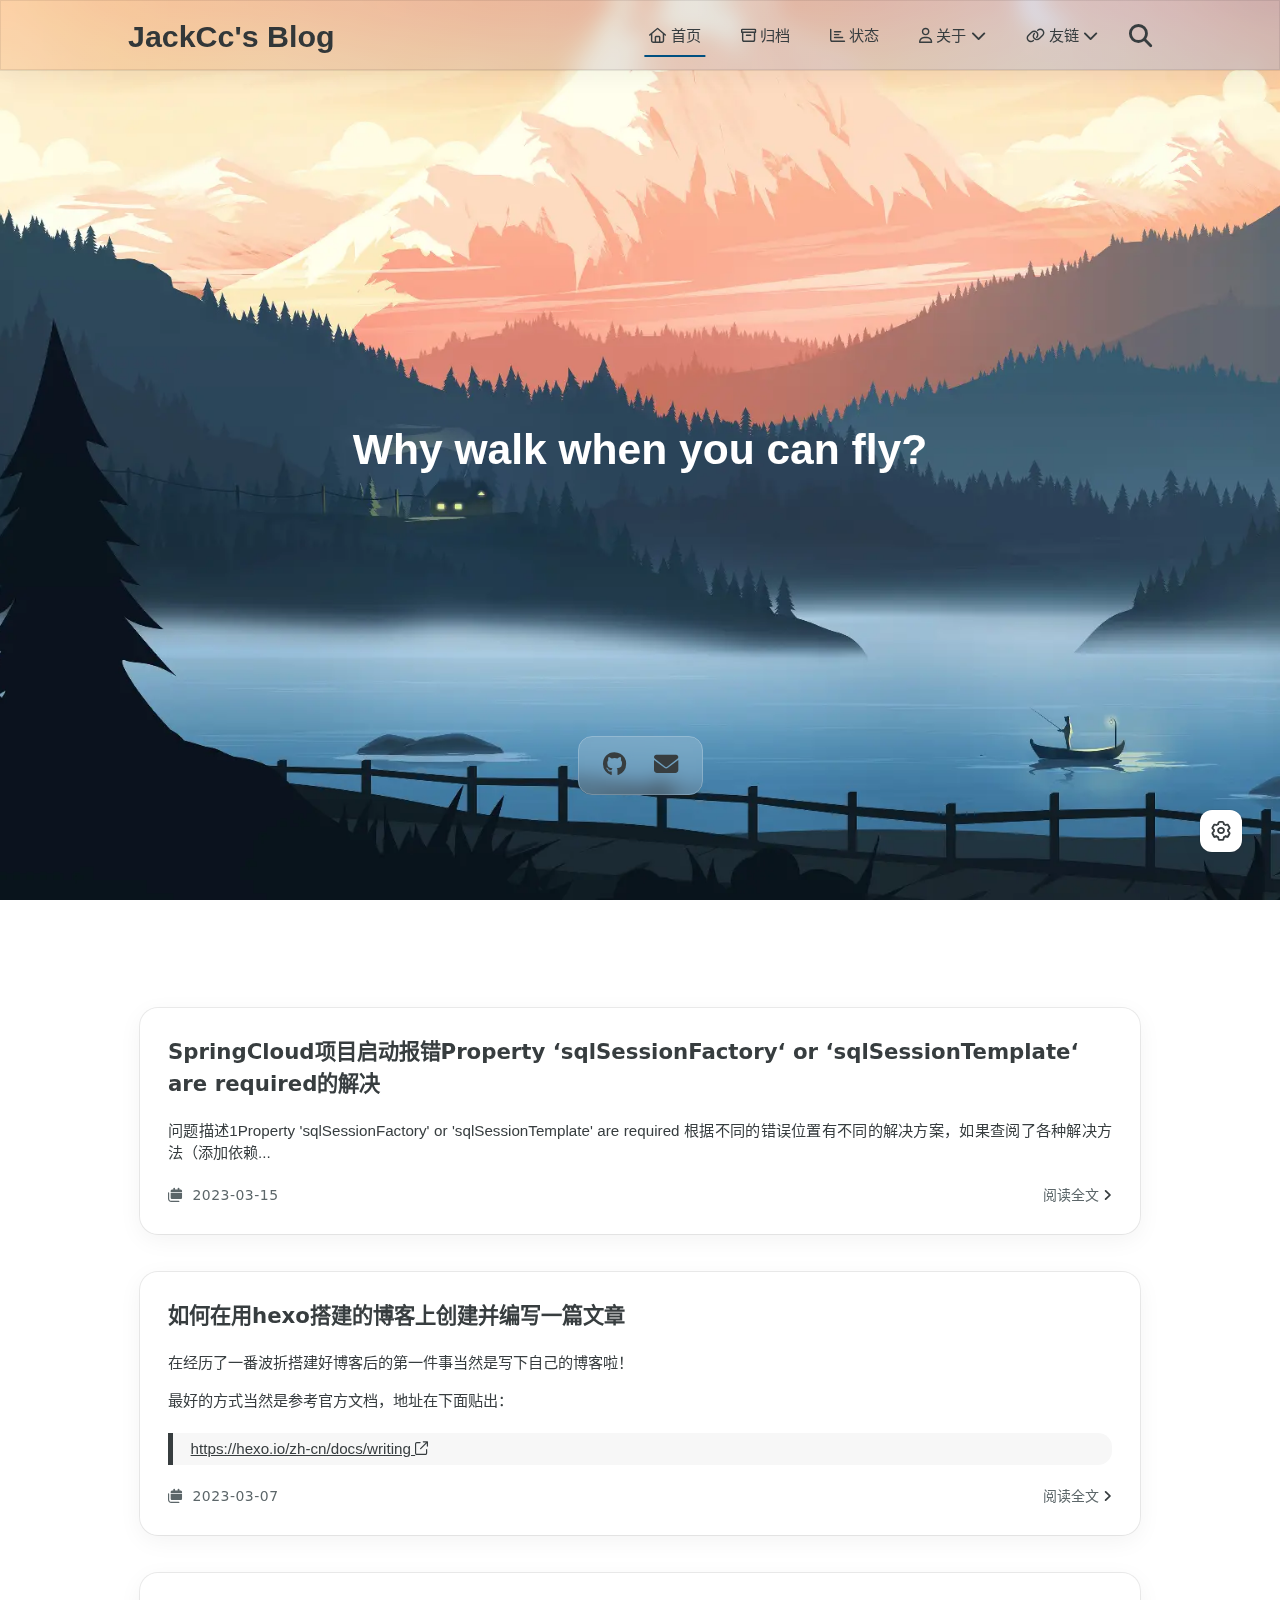
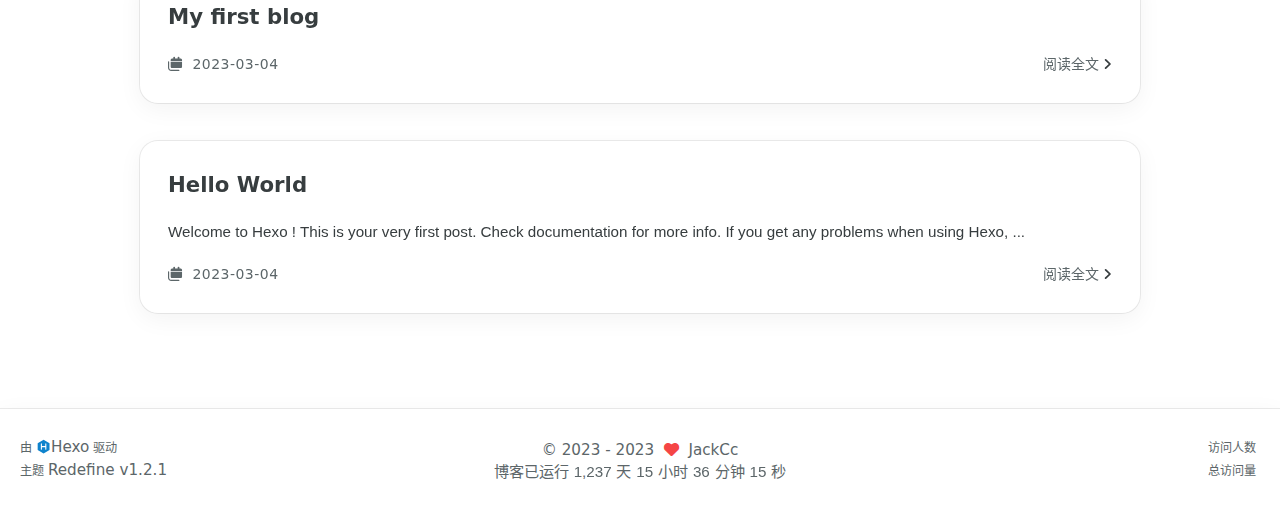
<file: index.html>
<!DOCTYPE html>
<html lang="zh-CN">
<head>
    <meta charset="utf-8">
    <meta name="viewport" content="width=device-width, initial-scale=1">
    <meta name="keywords" content="Hexo Theme Redefine">
    <meta name="description" content="Why walk when you can fly">
    <meta name="author" content="JackCc">
    <link rel="apple-touch-icon" sizes="180x180" href="/images/apple-touch-icon-redefine.png">
    
    <!--- Seo Part-->
    
    <link rel="canonical" href="https://StardustCc/StardustCc.github.io/"/>
    <meta name="robots" content="index,follow">
    <meta name="googlebot" content="index,follow">
    <meta name="revisit-after" content="1 days">
    <meta property="og:type" content="article">
    <meta property="og:title" content="JackCc的blog">
    <meta property="og:description" content="Why walk when you can fly">
    <meta property="og:url" content="https://StardustCc/StardustCc.github.ioindex.html">
    
    <meta property="og:site_name" content="JackCc&#39;s Blog">
    <meta name="twitter:card" content="summary_large_image">
    <meta name="twitter:title" content="JackCc的blog">
    <meta name="twitter:description" content="Why walk when you can fly">
    <meta name="twitter:image" content="/images/Three-dimensional-C.svg">
    <!--- Icon Part-->
    <link rel="icon" type="image/png" href="/images/Three-dimensional-C.svg" sizes="192x192">
    <link rel="apple-touch-icon" sizes="180x180" href="/images/Three-dimensional-C.svg">
    <meta name="theme-color" content="#005080">
    <link rel="shortcut icon" href="/images/Three-dimensional-C.svg">
    
    <title>
        
        JackCc&#39;s Blog
    </title>
    
<link rel="stylesheet" href="/css/style.css">

    
<link rel="stylesheet" href="/assets/fonts.css">

    
    
    
    <script id="hexo-configurations">
    let REDEFINE = window.REDEFINE || {};
    REDEFINE.hexo_config = {"hostname":"stardustcc","root":"/","language":"zh-CN","path":"search.xml"};
    REDEFINE.theme_config = {"toc":{"enable":true,"number":false,"expand_all":true,"init_open":true},"style":{"primary_color":"#005080","avatar":"/images/brain.jpg","favicon":"/images/Three-dimensional-C.svg","og_image":{"enable":false,"image_url":null},"article_img_align":"center","right_side_width":"210px","content_max_width":"1000px","nav_color":{"left":"#f78736","right":"#367df7","transparency":35},"hover":{"shadow":true,"scale":false},"first_screen":{"enable":true,"background_image":{"light":"/images/wallhaven-wqery6-light.webp","dark":"/images/wallhaven-wqery6-dark.webp"},"title_color":{"light":"#fff","dark":"#d1d1b6"},"font_sizes":{"title":"2.8rem","subtitle":"1.5rem"},"line_height":1.2,"title":"Why walk when you can fly?","subtitle":{"enable":false,"list":[]},"custom_font":{"enable":false,"font_family":null,"font_url":null}},"scroll":{"progress_bar":{"enable":true},"percent":{"enable":false}}},"local_search":{"enable":true,"preload":true},"code_block":{"copy":true,"style":"simple","custom_font":{"enable":false,"font_family":null,"font_url":null}},"pjax":{"enable":true},"lazyload":{"enable":true},"version":"1.2.1","friend_links":{"columns":2},"home_article":{"date_format":"auto","category":{"enable":true,"limit":3},"tag":{"enable":true,"limit":3}},"plugins":{"aplayer":{"enable":false,"audio":[{"name":null,"artist":null,"url":null,"cover":null},{"name":null,"artist":null,"url":null,"cover":null}]},"mermaid":{"enable":false,"version":"9.3.0"}}};
    REDEFINE.language_ago = {"second":"%s 秒前","minute":"%s 分钟前","hour":"%s 小时前","day":"%s 天前","week":"%s 周前","month":"%s 个月前","year":"%s 年前"};
  </script>
    
    
<link rel="stylesheet" href="/fontawesome/fontawesome.min.css">

    
<link rel="stylesheet" href="/fontawesome/brands.min.css">

    
<link rel="stylesheet" href="/fontawesome/solid.min.css">

    
<link rel="stylesheet" href="/fontawesome/regular.min.css">

    
    
    
    
<meta name="generator" content="Hexo 5.4.2"></head>


<body>
<div class="progress-bar-container">
    
        <span class="scroll-progress-bar"></span>
    

    
        <span class="pjax-progress-bar"></span>
        <span class="pjax-progress-icon">
            <i class="fa-solid fa-circle-notch fa-spin"></i>
        </span>
    
</div>


<main class="page-container">

    
        <div class="first-screen-container flex-center">
    <div class="content flex-center">
        <div class="description fade-in-down-animation" >
          Why walk when you can fly? 
          
        </div>
        
            <div class="social-contacts fade-in-down-animation">
                
                    
                        
                            <span class="social-contact-item github">
                                <a target="_blank" href="https://github.com/StardustCc">
                                    <i class="fa-brands fa-github"></i>
                                </a>
                            </span>
                        
                    
                
                    
                
                    
                
                    
                
                    
                        
                            <span class="social-contact-item email">
                                <a href="mailto:1181153997@qq.com">
                                    <i class="fa-solid fa-envelope"></i>
                                </a>
                            </span>
                        
                    
                
            </div>
        
    </div>
</div>

    

    <div class="page-main-content">

        <div class="page-main-content-top">
            <header class="menu-wrapper">
    
    <div class="menu-content has-first-screen">
        <div class="left">
            
            <a class="logo-title" href="/">
                <h1>
                JackCc&#39;s Blog
                </h1>
            </a>
        </div>

        <div class="right">
            <!-- PC -->
            <div class="pc">
                <ul class="menu-list">
                    
                        
                            <li class="menu-item">
                                <!-- Menu -->
                                <a class="active" 
                                    href="/"  >
                                    
                                        
                                            <i class="fa-regular fa-house"></i>
                                        
                                        首页
                                    
                                </a>
                                <!-- Submenu -->
                                
                            </li>
                    
                        
                            <li class="menu-item">
                                <!-- Menu -->
                                <a class="" 
                                    href="/archives"  >
                                    
                                        
                                            <i class="fa-regular fa-archive"></i>
                                        
                                        归档
                                    
                                </a>
                                <!-- Submenu -->
                                
                            </li>
                    
                        
                            <li class="menu-item">
                                <!-- Menu -->
                                <a class="" 
                                    target="_blank" rel="noopener" href="https://status.evanluo.top/"  >
                                    
                                        
                                            <i class="fa-regular fa-chart-bar"></i>
                                        
                                        状态
                                    
                                </a>
                                <!-- Submenu -->
                                
                            </li>
                    
                        
                            <li class="menu-item">
                                <!-- Menu -->
                                <a class="has-dropdown" 
                                    href="#" onClick="return false;">
                                    
                                        
                                            <i class="fa-regular fa-user"></i>
                                        
                                        关于&nbsp;<i class="fa-solid fa-chevron-down"></i>
                                    
                                </a>
                                <!-- Submenu -->
                                
                                    <ul class="sub-menu">
                                    
                                        <li>
                                        <a href="/about">ME
                                        </a>
                                        </li>
                                    
                                        <li>
                                        <a target="_blank" rel="noopener" href="https://github.com/EvanNotFound/hexo-theme-redefine">GITHUB
                                        </a>
                                        </li>
                                    
                                        <li>
                                        <a target="_blank" rel="noopener" href="https://ohevan.com">BLOG
                                        </a>
                                        </li>
                                    
                                        <li>
                                        <a href="/friends">FRIENDS
                                        </a>
                                        </li>
                                    
                                    </ul>
                                
                            </li>
                    
                        
                            <li class="menu-item">
                                <!-- Menu -->
                                <a class="has-dropdown" 
                                    href="#" onClick="return false;">
                                    
                                        
                                            <i class="fa-regular fa-link"></i>
                                        
                                        友链&nbsp;<i class="fa-solid fa-chevron-down"></i>
                                    
                                </a>
                                <!-- Submenu -->
                                
                                    <ul class="sub-menu">
                                    
                                        <li>
                                        <a href="/link1">状态
                                        </a>
                                        </li>
                                    
                                        <li>
                                        <a href="/link2">GITHUB
                                        </a>
                                        </li>
                                    
                                        <li>
                                        <a href="/link3">BLOG
                                        </a>
                                        </li>
                                    
                                    </ul>
                                
                            </li>
                    
                    
                        <li class="menu-item search search-popup-trigger">
                            <i class="fa-solid fa-magnifying-glass"></i>
                        </li>
                    
                </ul>
            </div>
            <!-- Mobile -->
            <div class="mobile">
                
                    <div class="icon-item search search-popup-trigger"><i class="fa-solid fa-magnifying-glass"></i></div>
                
                <div class="icon-item menu-bar">
                    <div class="menu-bar-middle"></div>
                </div>
            </div>
        </div>
    </div>

    <!-- Mobile drawer -->
    <div class="menu-drawer">
        <ul class="drawer-menu-list">
            
                
                    <li class="drawer-menu-item flex-center">
                        <a class="active" 
                        href="/"  >
                             
                                
                                    <i class="fa-regular fa-house"></i>
                                
                                首页
                            
                        </a>
                    </li>
                    <!-- Submenu -->
                    
            
                
                    <li class="drawer-menu-item flex-center">
                        <a class="" 
                        href="/archives"  >
                             
                                
                                    <i class="fa-regular fa-archive"></i>
                                
                                归档
                            
                        </a>
                    </li>
                    <!-- Submenu -->
                    
            
                
                    <li class="drawer-menu-item flex-center">
                        <a class="" 
                        target="_blank" rel="noopener" href="https://status.evanluo.top/"  >
                             
                                
                                    <i class="fa-regular fa-chart-bar"></i>
                                
                                状态
                            
                        </a>
                    </li>
                    <!-- Submenu -->
                    
            
                
                    <li class="drawer-menu-item flex-center">
                        <a class="has-dropdown" 
                        href="#" onClick="return false;">
                            
                                
                                    <i class="fa-regular fa-user"></i>
                                
                                关于&nbsp;<i class="fa-solid fa-chevron-down"></i>
                            
                        </a>
                    </li>
                    <!-- Submenu -->
                              
                        
                            <li class="dropdown-item flex-center">
                                <a class="dropdown-item" href="/about">ME</a>
                            </li>
                        
                            <li class="dropdown-item flex-center">
                                <a class="dropdown-item" target="_blank" rel="noopener" href="https://github.com/EvanNotFound/hexo-theme-redefine">GITHUB</a>
                            </li>
                        
                            <li class="dropdown-item flex-center">
                                <a class="dropdown-item" target="_blank" rel="noopener" href="https://ohevan.com">BLOG</a>
                            </li>
                        
                            <li class="dropdown-item flex-center">
                                <a class="dropdown-item" href="/friends">FRIENDS</a>
                            </li>
                        
                    
            
                
                    <li class="drawer-menu-item flex-center">
                        <a class="has-dropdown" 
                        href="#" onClick="return false;">
                            
                                
                                    <i class="fa-regular fa-link"></i>
                                
                                友链&nbsp;<i class="fa-solid fa-chevron-down"></i>
                            
                        </a>
                    </li>
                    <!-- Submenu -->
                              
                        
                            <li class="dropdown-item flex-center">
                                <a class="dropdown-item" href="/link1">状态</a>
                            </li>
                        
                            <li class="dropdown-item flex-center">
                                <a class="dropdown-item" href="/link2">GITHUB</a>
                            </li>
                        
                            <li class="dropdown-item flex-center">
                                <a class="dropdown-item" href="/link3">BLOG</a>
                            </li>
                        
                    
            

        </ul>
    </div>

    <div class="window-mask"></div>

</header>


        </div>

        <div class="page-main-content-middle">

            <div class="main-content">

                
                    <div class="home-content-container fade-in-down-animation">
    <ul class="home-article-list">
        
            <li class="home-article-item">

                

                

                <h3 class="home-article-title">
                    <a href="/2023/03/15/SpringCloud%E9%A1%B9%E7%9B%AE%E5%90%AF%E5%8A%A8%E6%8A%A5%E9%94%99Property%20%E2%80%98sqlSessionFactory%E2%80%98%20or%20%E2%80%98sqlSessionTemplate%E2%80%98%20are%20required%E7%9A%84%E8%A7%A3%E5%86%B3/">
                        SpringCloud项目启动报错Property ‘sqlSessionFactory‘ or ‘sqlSessionTemplate‘ are required的解决
                    </a>
                </h3>

                <div class="home-article-content markdown-body">
                    
                        问题描述1Property &#x27;sqlSessionFactory&#x27; or &#x27;sqlSessionTemplate&#x27; are required
根据不同的错误位置有不同的解决方案，如果查阅了各种解决方法（添加依赖...
                    
                </div>

                <div class="home-article-meta-info-container">
    <div class="home-article-meta-info">
        <span><i class="fa-solid fa-calendars"></i>&nbsp;
            <span class="home-article-date" data-date="Wed Mar 15 2023 12:55:41 GMT+0800">
                
                    2023-03-15
                
            </span>
        </span>
        
        
    </div>

    <a href="/2023/03/15/SpringCloud%E9%A1%B9%E7%9B%AE%E5%90%AF%E5%8A%A8%E6%8A%A5%E9%94%99Property%20%E2%80%98sqlSessionFactory%E2%80%98%20or%20%E2%80%98sqlSessionTemplate%E2%80%98%20are%20required%E7%9A%84%E8%A7%A3%E5%86%B3/">阅读全文<span class="seo-reader-text">SpringCloud项目启动报错Property ‘sqlSessionFactory‘ or ‘sqlSessionTemplate‘ are required的解决</span>&nbsp;<i class="fa-solid fa-angle-right"></i></a>
</div>

            </li>
        
            <li class="home-article-item">

                

                

                <h3 class="home-article-title">
                    <a href="/2023/03/07/%E5%A6%82%E4%BD%95%E5%9C%A8hexo%E4%B8%8A%E5%88%9B%E5%BB%BA%E5%B9%B6%E7%BC%96%E5%86%99%E4%B8%80%E7%AF%87%E6%96%87%E7%AB%A0/">
                        如何在用hexo搭建的博客上创建并编写一篇文章
                    </a>
                </h3>

                <div class="home-article-content markdown-body">
                    
                        <p>在经历了一番波折搭建好博客后的第一件事当然是写下自己的博客啦！</p>
<p>最好的方式当然是参考官方文档，地址在下面贴出：</p>
<blockquote>
<p><a class="link"   target="_blank" rel="noopener" href="https://hexo.io/zh-cn/docs/writing" >https://hexo.io/zh-cn/docs/writing <i class="fa-regular fa-arrow-up-right-from-square fa-sm"></i></a></p>
</blockquote>
                    
                </div>

                <div class="home-article-meta-info-container">
    <div class="home-article-meta-info">
        <span><i class="fa-solid fa-calendars"></i>&nbsp;
            <span class="home-article-date" data-date="Tue Mar 07 2023 17:17:41 GMT+0800">
                
                    2023-03-07
                
            </span>
        </span>
        
        
    </div>

    <a href="/2023/03/07/%E5%A6%82%E4%BD%95%E5%9C%A8hexo%E4%B8%8A%E5%88%9B%E5%BB%BA%E5%B9%B6%E7%BC%96%E5%86%99%E4%B8%80%E7%AF%87%E6%96%87%E7%AB%A0/">阅读全文<span class="seo-reader-text">如何在用hexo搭建的博客上创建并编写一篇文章</span>&nbsp;<i class="fa-solid fa-angle-right"></i></a>
</div>

            </li>
        
            <li class="home-article-item">

                

                

                <h3 class="home-article-title">
                    <a href="/2023/03/04/My-first-blog/">
                        My first blog
                    </a>
                </h3>

                <div class="home-article-content markdown-body">
                    
                        
                    
                </div>

                <div class="home-article-meta-info-container">
    <div class="home-article-meta-info">
        <span><i class="fa-solid fa-calendars"></i>&nbsp;
            <span class="home-article-date" data-date="Sat Mar 04 2023 10:11:03 GMT+0800">
                
                    2023-03-04
                
            </span>
        </span>
        
        
    </div>

    <a href="/2023/03/04/My-first-blog/">阅读全文<span class="seo-reader-text">My first blog</span>&nbsp;<i class="fa-solid fa-angle-right"></i></a>
</div>

            </li>
        
            <li class="home-article-item">

                

                

                <h3 class="home-article-title">
                    <a href="/2023/03/04/hello-world/">
                        Hello World
                    </a>
                </h3>

                <div class="home-article-content markdown-body">
                    
                        Welcome to Hexo ! This is your very first post. Check documentation  for more info. If you get any problems when using Hexo, ...
                    
                </div>

                <div class="home-article-meta-info-container">
    <div class="home-article-meta-info">
        <span><i class="fa-solid fa-calendars"></i>&nbsp;
            <span class="home-article-date" data-date="Sat Mar 04 2023 10:00:37 GMT+0800">
                
                    2023-03-04
                
            </span>
        </span>
        
        
    </div>

    <a href="/2023/03/04/hello-world/">阅读全文<span class="seo-reader-text">Hello World</span>&nbsp;<i class="fa-solid fa-angle-right"></i></a>
</div>

            </li>
        
    </ul>

    <div class="home-paginator">
        <div class="paginator">
    

    
</div>

    </div>
</div>


                

            </div>



        </div>

        <div class="page-main-content-bottom">
            <footer class="footer">
    <div class="info-container">
        <div class="copyright-info">
            &copy;
            
              <span>2023</span>
              -
            
            2023&nbsp;&nbsp;<i class="fa-solid fa-heart fa-beat" style="--fa-animation-duration: 0.5s; color: #f54545"></i>&nbsp;&nbsp;<a href="/">JackCc</a>
        </div>
        
            <script async data-pjax src="//busuanzi.ibruce.info/busuanzi/2.3/busuanzi.pure.mini.js"></script>
            <div class="website-count info-item">
                
                    <span id="busuanzi_container_site_uv" class="busuanzi_container_site_uv">
                        访问人数&nbsp;<span id="busuanzi_value_site_uv" class="busuanzi_value_site_uv"></span>
                    </span>
                
                
                    <span id="busuanzi_container_site_pv" class="busuanzi_container_site_pv">
                        总访问量&nbsp;<span id="busuanzi_value_site_pv" class="busuanzi_value_site_pv"></span>
                    </span>
                
            </div>
        
        <div class="theme-info info-item">
            <span class="powered-by-container">由 <?xml version="1.0" encoding="utf-8"?><!DOCTYPE svg PUBLIC "-//W3C//DTD SVG 1.1//EN" "http://www.w3.org/Graphics/SVG/1.1/DTD/svg11.dtd"><svg version="1.1" id="圖層_1" xmlns="http://www.w3.org/2000/svg" xmlns:xlink="http://www.w3.org/1999/xlink" x="0px" y="0px" width="1rem" height="1rem" viewBox="0 0 512 512" enable-background="new 0 0 512 512" xml:space="preserve"><path fill="#0E83CD" d="M256.4,25.8l-200,115.5L56,371.5l199.6,114.7l200-115.5l0.4-230.2L256.4,25.8z M349,354.6l-18.4,10.7l-18.6-11V275H200v79.6l-18.4,10.7l-18.6-11v-197l18.5-10.6l18.5,10.8V237h112v-79.6l18.5-10.6l18.5,10.8V354.6z"/></svg><a target="_blank" href="https://hexo.io">Hexo</a> 驱动</span>
                <br> 
            <span class="theme-version-container">主题&nbsp;<a class="theme-version" target="_blank" href="https://github.com/EvanNotFound/hexo-theme-redefine">Redefine v1.2.1</a>
        </div>
        
        
        
            <div id="start_time_div" style="display:none">
                2023/3/04 11:45:14
            </div>
            <div>
                博客已运行 <span class="odometer" id="runtime_days" ></span> 天 <span class="odometer" id="runtime_hours"></span> 小时 <span class="odometer" id="runtime_minutes"></span> 分钟 <span class="odometer" id="runtime_seconds"></span> 秒
            </div>
        
        
        
            <script async data-pjax>
                try {
                    function odometer_init() {
                    const elements = document.querySelectorAll('.odometer');
                    elements.forEach(el => {
                        new Odometer({
                            el,
                            format: '( ddd).dd',
                            duration: 200
                        });
                    });
                    }
                    odometer_init();
                } catch (error) {}
            </script>
        
        
        
    </div>  
</footer>
        </div>
    </div>

    

    <div class="right-bottom-side-tools">
        <div class="side-tools-container">
    <ul class="unfolded-tools-list">
        <li class="right-bottom-tools tool-font-adjust-plus flex-center">
            <i class="fa-regular fa-magnifying-glass-plus"></i>
        </li>

        <li class="right-bottom-tools tool-font-adjust-minus flex-center">
            <i class="fa-regular fa-magnifying-glass-minus"></i>
        </li>

        <li class="right-bottom-tools tool-expand-width flex-center">
            <i class="fa-regular fa-expand"></i>
        </li>

        <li class="right-bottom-tools tool-dark-light-toggle flex-center">
            <i class="fa-regular fa-moon"></i>
        </li>

        <!-- rss -->
        

        
            <li class="right-bottom-tools tool-scroll-to-top flex-center">
                <i class="fa-regular fa-arrow-up"></i>
            </li>
        

        <li class="right-bottom-tools tool-scroll-to-bottom flex-center">
            <i class="fa-regular fa-arrow-down"></i>
        </li>
    </ul>

    <ul class="folded-tools-list">
        <li class="right-bottom-tools tool-toggle-show flex-center">
            <i class="fa-regular fa-cog fa-spin"></i>
        </li>
        
    </ul>
</div>

    </div>

    <div class="image-viewer-container">
    <img src="">
</div>


    
        <div class="search-pop-overlay">
    <div class="popup search-popup">
        <div class="search-header">
          <span class="search-input-field-pre">
            <i class="fa-solid fa-keyboard"></i>
          </span>
            <div class="search-input-container">
                <input autocomplete="off"
                       autocorrect="off"
                       autocapitalize="off"
                       placeholder="搜索..."
                       spellcheck="false"
                       type="search"
                       class="search-input"
                >
            </div>
            <span class="popup-btn-close">
                <i class="fa-solid fa-times"></i>
            </span>
        </div>
        <div id="search-result">
            <div id="no-result">
                <i class="fa-solid fa-spinner fa-spin-pulse fa-5x fa-fw"></i>
            </div>
        </div>
    </div>
</div>

    


</main>





<script src="/js/utils.js"></script>

<script src="/js/main.js"></script>

<script src="/js/layouts/menu-shrink.js"></script>

<script src="/js/tools/go-top-bottom.js"></script>

<script src="/js/tools/dark-light-toggle.js"></script>



    
<script src="/js/tools/local-search.js"></script>




    
<script src="/js/tools/code-block.js"></script>




    
<script src="/js/layouts/lazyload.js"></script>




    
<script src="/js/tools/runtime.js"></script>

    
<script src="/js/layouts/odometer.min.js"></script>

    
<link rel="stylesheet" href="/assets/odometer-theme-minimal.css">









<div class="post-scripts pjax">
    
</div>


    
<script src="/js/libs/pjax.min.js"></script>

<script>
    window.addEventListener('DOMContentLoaded', () => {
        window.pjax = new Pjax({
            selectors: [
                'head title',
                '.page-container',
                '.pjax'
            ],
            history: true,
            debug: false,
            cacheBust: false,
            timeout: 0,
            analytics: false,
            currentUrlFullReload: false,
            scrollRestoration: false,
            // scrollTo: true,
        });

        document.addEventListener('pjax:send', () => {
            REDEFINE.utils.pjaxProgressBarStart();
        });

        document.addEventListener('pjax:complete', () => {
            REDEFINE.utils.pjaxProgressBarEnd();
            window.pjax.executeScripts(document.querySelectorAll('script[data-pjax], .pjax script'));
            REDEFINE.refresh();
        });
    });
</script>




</body>
</html>
</file>
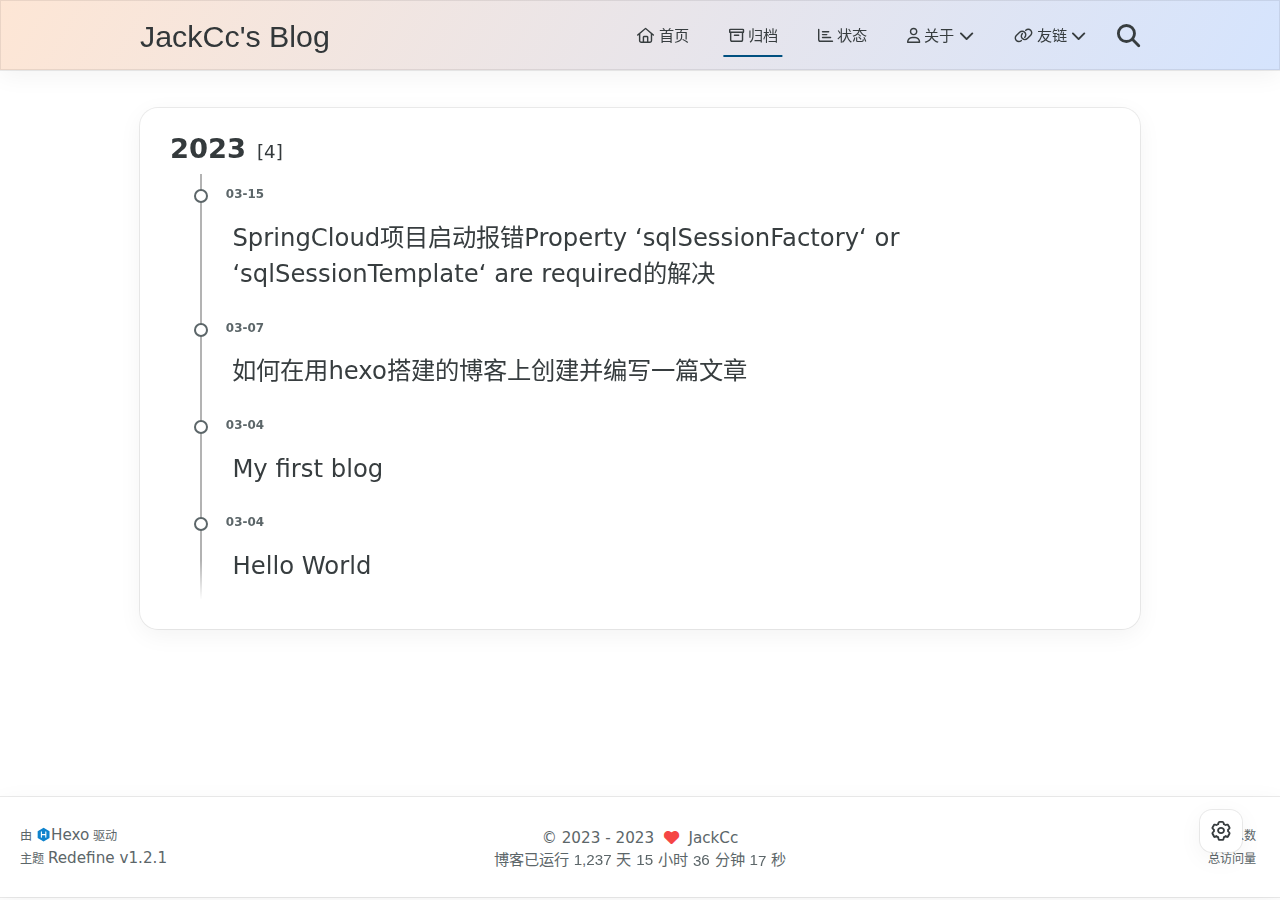
<file: archives/index.html>
<!DOCTYPE html>
<html lang="zh-CN">
<head>
    <meta charset="utf-8">
    <meta name="viewport" content="width=device-width, initial-scale=1">
    <meta name="keywords" content="Hexo Theme Redefine">
    <meta name="description" content="Why walk when you can fly">
    <meta name="author" content="JackCc">
    <link rel="apple-touch-icon" sizes="180x180" href="/images/apple-touch-icon-redefine.png">
    
    <!--- Seo Part-->
    
    <link rel="canonical" href="https://StardustCc/StardustCc.github.io/archives/"/>
    <meta name="robots" content="index,follow">
    <meta name="googlebot" content="index,follow">
    <meta name="revisit-after" content="1 days">
    <meta property="og:type" content="article">
    <meta property="og:title" content="JackCc的blog">
    <meta property="og:description" content="Why walk when you can fly">
    <meta property="og:url" content="https://StardustCc/StardustCc.github.ioarchives/index.html">
    
    <meta property="og:site_name" content="JackCc&#39;s Blog">
    <meta name="twitter:card" content="summary_large_image">
    <meta name="twitter:title" content="JackCc的blog">
    <meta name="twitter:description" content="Why walk when you can fly">
    <meta name="twitter:image" content="/images/Three-dimensional-C.svg">
    <!--- Icon Part-->
    <link rel="icon" type="image/png" href="/images/Three-dimensional-C.svg" sizes="192x192">
    <link rel="apple-touch-icon" sizes="180x180" href="/images/Three-dimensional-C.svg">
    <meta name="theme-color" content="#005080">
    <link rel="shortcut icon" href="/images/Three-dimensional-C.svg">
    
    <title>
        
            归档 -
        
        JackCc&#39;s Blog
    </title>
    
<link rel="stylesheet" href="/css/style.css">

    
<link rel="stylesheet" href="/assets/fonts.css">

    
    
    
    <script id="hexo-configurations">
    let REDEFINE = window.REDEFINE || {};
    REDEFINE.hexo_config = {"hostname":"stardustcc","root":"/","language":"zh-CN","path":"search.xml"};
    REDEFINE.theme_config = {"toc":{"enable":true,"number":false,"expand_all":true,"init_open":true},"style":{"primary_color":"#005080","avatar":"/images/brain.jpg","favicon":"/images/Three-dimensional-C.svg","og_image":{"enable":false,"image_url":null},"article_img_align":"center","right_side_width":"210px","content_max_width":"1000px","nav_color":{"left":"#f78736","right":"#367df7","transparency":35},"hover":{"shadow":true,"scale":false},"first_screen":{"enable":true,"background_image":{"light":"/images/wallhaven-wqery6-light.webp","dark":"/images/wallhaven-wqery6-dark.webp"},"title_color":{"light":"#fff","dark":"#d1d1b6"},"font_sizes":{"title":"2.8rem","subtitle":"1.5rem"},"line_height":1.2,"title":"Why walk when you can fly?","subtitle":{"enable":false,"list":[]},"custom_font":{"enable":false,"font_family":null,"font_url":null}},"scroll":{"progress_bar":{"enable":true},"percent":{"enable":false}}},"local_search":{"enable":true,"preload":true},"code_block":{"copy":true,"style":"simple","custom_font":{"enable":false,"font_family":null,"font_url":null}},"pjax":{"enable":true},"lazyload":{"enable":true},"version":"1.2.1","friend_links":{"columns":2},"home_article":{"date_format":"auto","category":{"enable":true,"limit":3},"tag":{"enable":true,"limit":3}},"plugins":{"aplayer":{"enable":false,"audio":[{"name":null,"artist":null,"url":null,"cover":null},{"name":null,"artist":null,"url":null,"cover":null}]},"mermaid":{"enable":false,"version":"9.3.0"}}};
    REDEFINE.language_ago = {"second":"%s 秒前","minute":"%s 分钟前","hour":"%s 小时前","day":"%s 天前","week":"%s 周前","month":"%s 个月前","year":"%s 年前"};
  </script>
    
    
<link rel="stylesheet" href="/fontawesome/fontawesome.min.css">

    
<link rel="stylesheet" href="/fontawesome/brands.min.css">

    
<link rel="stylesheet" href="/fontawesome/solid.min.css">

    
<link rel="stylesheet" href="/fontawesome/regular.min.css">

    
    
    
    
<meta name="generator" content="Hexo 5.4.2"></head>


<body>
<div class="progress-bar-container">
    
        <span class="scroll-progress-bar"></span>
    

    
        <span class="pjax-progress-bar"></span>
        <span class="pjax-progress-icon">
            <i class="fa-solid fa-circle-notch fa-spin"></i>
        </span>
    
</div>


<main class="page-container">

    

    <div class="page-main-content">

        <div class="page-main-content-top">
            <header class="menu-wrapper">
    
    <div class="menu-content">
        <div class="left">
            
            <a class="logo-title" href="/">
                
                JackCc&#39;s Blog
                
            </a>
        </div>

        <div class="right">
            <!-- PC -->
            <div class="pc">
                <ul class="menu-list">
                    
                        
                            <li class="menu-item">
                                <!-- Menu -->
                                <a class="" 
                                    href="/"  >
                                    
                                        
                                            <i class="fa-regular fa-house"></i>
                                        
                                        首页
                                    
                                </a>
                                <!-- Submenu -->
                                
                            </li>
                    
                        
                            <li class="menu-item">
                                <!-- Menu -->
                                <a class="active" 
                                    href="/archives"  >
                                    
                                        
                                            <i class="fa-regular fa-archive"></i>
                                        
                                        归档
                                    
                                </a>
                                <!-- Submenu -->
                                
                            </li>
                    
                        
                            <li class="menu-item">
                                <!-- Menu -->
                                <a class="" 
                                    target="_blank" rel="noopener" href="https://status.evanluo.top/"  >
                                    
                                        
                                            <i class="fa-regular fa-chart-bar"></i>
                                        
                                        状态
                                    
                                </a>
                                <!-- Submenu -->
                                
                            </li>
                    
                        
                            <li class="menu-item">
                                <!-- Menu -->
                                <a class="has-dropdown" 
                                    href="#" onClick="return false;">
                                    
                                        
                                            <i class="fa-regular fa-user"></i>
                                        
                                        关于&nbsp;<i class="fa-solid fa-chevron-down"></i>
                                    
                                </a>
                                <!-- Submenu -->
                                
                                    <ul class="sub-menu">
                                    
                                        <li>
                                        <a href="/about">ME
                                        </a>
                                        </li>
                                    
                                        <li>
                                        <a target="_blank" rel="noopener" href="https://github.com/EvanNotFound/hexo-theme-redefine">GITHUB
                                        </a>
                                        </li>
                                    
                                        <li>
                                        <a target="_blank" rel="noopener" href="https://ohevan.com">BLOG
                                        </a>
                                        </li>
                                    
                                        <li>
                                        <a href="/friends">FRIENDS
                                        </a>
                                        </li>
                                    
                                    </ul>
                                
                            </li>
                    
                        
                            <li class="menu-item">
                                <!-- Menu -->
                                <a class="has-dropdown" 
                                    href="#" onClick="return false;">
                                    
                                        
                                            <i class="fa-regular fa-link"></i>
                                        
                                        友链&nbsp;<i class="fa-solid fa-chevron-down"></i>
                                    
                                </a>
                                <!-- Submenu -->
                                
                                    <ul class="sub-menu">
                                    
                                        <li>
                                        <a href="/link1">状态
                                        </a>
                                        </li>
                                    
                                        <li>
                                        <a href="/link2">GITHUB
                                        </a>
                                        </li>
                                    
                                        <li>
                                        <a href="/link3">BLOG
                                        </a>
                                        </li>
                                    
                                    </ul>
                                
                            </li>
                    
                    
                        <li class="menu-item search search-popup-trigger">
                            <i class="fa-solid fa-magnifying-glass"></i>
                        </li>
                    
                </ul>
            </div>
            <!-- Mobile -->
            <div class="mobile">
                
                    <div class="icon-item search search-popup-trigger"><i class="fa-solid fa-magnifying-glass"></i></div>
                
                <div class="icon-item menu-bar">
                    <div class="menu-bar-middle"></div>
                </div>
            </div>
        </div>
    </div>

    <!-- Mobile drawer -->
    <div class="menu-drawer">
        <ul class="drawer-menu-list">
            
                
                    <li class="drawer-menu-item flex-center">
                        <a class="" 
                        href="/"  >
                             
                                
                                    <i class="fa-regular fa-house"></i>
                                
                                首页
                            
                        </a>
                    </li>
                    <!-- Submenu -->
                    
            
                
                    <li class="drawer-menu-item flex-center">
                        <a class="active" 
                        href="/archives"  >
                             
                                
                                    <i class="fa-regular fa-archive"></i>
                                
                                归档
                            
                        </a>
                    </li>
                    <!-- Submenu -->
                    
            
                
                    <li class="drawer-menu-item flex-center">
                        <a class="" 
                        target="_blank" rel="noopener" href="https://status.evanluo.top/"  >
                             
                                
                                    <i class="fa-regular fa-chart-bar"></i>
                                
                                状态
                            
                        </a>
                    </li>
                    <!-- Submenu -->
                    
            
                
                    <li class="drawer-menu-item flex-center">
                        <a class="has-dropdown" 
                        href="#" onClick="return false;">
                            
                                
                                    <i class="fa-regular fa-user"></i>
                                
                                关于&nbsp;<i class="fa-solid fa-chevron-down"></i>
                            
                        </a>
                    </li>
                    <!-- Submenu -->
                              
                        
                            <li class="dropdown-item flex-center">
                                <a class="dropdown-item" href="/about">ME</a>
                            </li>
                        
                            <li class="dropdown-item flex-center">
                                <a class="dropdown-item" target="_blank" rel="noopener" href="https://github.com/EvanNotFound/hexo-theme-redefine">GITHUB</a>
                            </li>
                        
                            <li class="dropdown-item flex-center">
                                <a class="dropdown-item" target="_blank" rel="noopener" href="https://ohevan.com">BLOG</a>
                            </li>
                        
                            <li class="dropdown-item flex-center">
                                <a class="dropdown-item" href="/friends">FRIENDS</a>
                            </li>
                        
                    
            
                
                    <li class="drawer-menu-item flex-center">
                        <a class="has-dropdown" 
                        href="#" onClick="return false;">
                            
                                
                                    <i class="fa-regular fa-link"></i>
                                
                                友链&nbsp;<i class="fa-solid fa-chevron-down"></i>
                            
                        </a>
                    </li>
                    <!-- Submenu -->
                              
                        
                            <li class="dropdown-item flex-center">
                                <a class="dropdown-item" href="/link1">状态</a>
                            </li>
                        
                            <li class="dropdown-item flex-center">
                                <a class="dropdown-item" href="/link2">GITHUB</a>
                            </li>
                        
                            <li class="dropdown-item flex-center">
                                <a class="dropdown-item" href="/link3">BLOG</a>
                            </li>
                        
                    
            

        </ul>
    </div>

    <div class="window-mask"></div>

</header>


        </div>

        <div class="page-main-content-middle">

            <div class="main-content">

                
                    <div class="fade-in-down-animation">
    <div class="archive-container ">
        
<div class="archive-list-container">
    
        <section class="archive-item">
            <div class="archive-item-header">
                <span class="archive-year">2023</span>
                <span class="archive-year-post-count">[4]</span>
            </div>
            <ul class="article-list">
              
              <li class="article-item" date-is='03-15'>
                <a href="/2023/03/15/SpringCloud%E9%A1%B9%E7%9B%AE%E5%90%AF%E5%8A%A8%E6%8A%A5%E9%94%99Property%20%E2%80%98sqlSessionFactory%E2%80%98%20or%20%E2%80%98sqlSessionTemplate%E2%80%98%20are%20required%E7%9A%84%E8%A7%A3%E5%86%B3/">
                  <span class="article-title">SpringCloud项目启动报错Property ‘sqlSessionFactory‘ or ‘sqlSessionTemplate‘ are required的解决</span>
                </a>
              </li>
              
              <li class="article-item" date-is='03-07'>
                <a href="/2023/03/07/%E5%A6%82%E4%BD%95%E5%9C%A8hexo%E4%B8%8A%E5%88%9B%E5%BB%BA%E5%B9%B6%E7%BC%96%E5%86%99%E4%B8%80%E7%AF%87%E6%96%87%E7%AB%A0/">
                  <span class="article-title">如何在用hexo搭建的博客上创建并编写一篇文章</span>
                </a>
              </li>
              
              <li class="article-item" date-is='03-04'>
                <a href="/2023/03/04/My-first-blog/">
                  <span class="article-title">My first blog</span>
                </a>
              </li>
              
              <li class="article-item" date-is='03-04'>
                <a href="/2023/03/04/hello-world/">
                  <span class="article-title">Hello World</span>
                </a>
              </li>
              
            </ul>
        </section>
    
</div>

    </div>
</div>

                

            </div>



        </div>

        <div class="page-main-content-bottom">
            <footer class="footer">
    <div class="info-container">
        <div class="copyright-info">
            &copy;
            
              <span>2023</span>
              -
            
            2023&nbsp;&nbsp;<i class="fa-solid fa-heart fa-beat" style="--fa-animation-duration: 0.5s; color: #f54545"></i>&nbsp;&nbsp;<a href="/">JackCc</a>
        </div>
        
            <script async data-pjax src="//busuanzi.ibruce.info/busuanzi/2.3/busuanzi.pure.mini.js"></script>
            <div class="website-count info-item">
                
                    <span id="busuanzi_container_site_uv" class="busuanzi_container_site_uv">
                        访问人数&nbsp;<span id="busuanzi_value_site_uv" class="busuanzi_value_site_uv"></span>
                    </span>
                
                
                    <span id="busuanzi_container_site_pv" class="busuanzi_container_site_pv">
                        总访问量&nbsp;<span id="busuanzi_value_site_pv" class="busuanzi_value_site_pv"></span>
                    </span>
                
            </div>
        
        <div class="theme-info info-item">
            <span class="powered-by-container">由 <?xml version="1.0" encoding="utf-8"?><!DOCTYPE svg PUBLIC "-//W3C//DTD SVG 1.1//EN" "http://www.w3.org/Graphics/SVG/1.1/DTD/svg11.dtd"><svg version="1.1" id="圖層_1" xmlns="http://www.w3.org/2000/svg" xmlns:xlink="http://www.w3.org/1999/xlink" x="0px" y="0px" width="1rem" height="1rem" viewBox="0 0 512 512" enable-background="new 0 0 512 512" xml:space="preserve"><path fill="#0E83CD" d="M256.4,25.8l-200,115.5L56,371.5l199.6,114.7l200-115.5l0.4-230.2L256.4,25.8z M349,354.6l-18.4,10.7l-18.6-11V275H200v79.6l-18.4,10.7l-18.6-11v-197l18.5-10.6l18.5,10.8V237h112v-79.6l18.5-10.6l18.5,10.8V354.6z"/></svg><a target="_blank" href="https://hexo.io">Hexo</a> 驱动</span>
                <br> 
            <span class="theme-version-container">主题&nbsp;<a class="theme-version" target="_blank" href="https://github.com/EvanNotFound/hexo-theme-redefine">Redefine v1.2.1</a>
        </div>
        
        
        
            <div id="start_time_div" style="display:none">
                2023/3/04 11:45:14
            </div>
            <div>
                博客已运行 <span class="odometer" id="runtime_days" ></span> 天 <span class="odometer" id="runtime_hours"></span> 小时 <span class="odometer" id="runtime_minutes"></span> 分钟 <span class="odometer" id="runtime_seconds"></span> 秒
            </div>
        
        
        
            <script async data-pjax>
                try {
                    function odometer_init() {
                    const elements = document.querySelectorAll('.odometer');
                    elements.forEach(el => {
                        new Odometer({
                            el,
                            format: '( ddd).dd',
                            duration: 200
                        });
                    });
                    }
                    odometer_init();
                } catch (error) {}
            </script>
        
        
        
    </div>  
</footer>
        </div>
    </div>

    

    <div class="right-bottom-side-tools">
        <div class="side-tools-container">
    <ul class="unfolded-tools-list">
        <li class="right-bottom-tools tool-font-adjust-plus flex-center">
            <i class="fa-regular fa-magnifying-glass-plus"></i>
        </li>

        <li class="right-bottom-tools tool-font-adjust-minus flex-center">
            <i class="fa-regular fa-magnifying-glass-minus"></i>
        </li>

        <li class="right-bottom-tools tool-expand-width flex-center">
            <i class="fa-regular fa-expand"></i>
        </li>

        <li class="right-bottom-tools tool-dark-light-toggle flex-center">
            <i class="fa-regular fa-moon"></i>
        </li>

        <!-- rss -->
        

        
            <li class="right-bottom-tools tool-scroll-to-top flex-center">
                <i class="fa-regular fa-arrow-up"></i>
            </li>
        

        <li class="right-bottom-tools tool-scroll-to-bottom flex-center">
            <i class="fa-regular fa-arrow-down"></i>
        </li>
    </ul>

    <ul class="folded-tools-list">
        <li class="right-bottom-tools tool-toggle-show flex-center">
            <i class="fa-regular fa-cog fa-spin"></i>
        </li>
        
    </ul>
</div>

    </div>

    <div class="image-viewer-container">
    <img src="">
</div>


    
        <div class="search-pop-overlay">
    <div class="popup search-popup">
        <div class="search-header">
          <span class="search-input-field-pre">
            <i class="fa-solid fa-keyboard"></i>
          </span>
            <div class="search-input-container">
                <input autocomplete="off"
                       autocorrect="off"
                       autocapitalize="off"
                       placeholder="搜索..."
                       spellcheck="false"
                       type="search"
                       class="search-input"
                >
            </div>
            <span class="popup-btn-close">
                <i class="fa-solid fa-times"></i>
            </span>
        </div>
        <div id="search-result">
            <div id="no-result">
                <i class="fa-solid fa-spinner fa-spin-pulse fa-5x fa-fw"></i>
            </div>
        </div>
    </div>
</div>

    


</main>




<script src="/js/utils.js"></script>

<script src="/js/main.js"></script>

<script src="/js/layouts/menu-shrink.js"></script>

<script src="/js/tools/go-top-bottom.js"></script>

<script src="/js/tools/dark-light-toggle.js"></script>



    
<script src="/js/tools/local-search.js"></script>




    
<script src="/js/tools/code-block.js"></script>




    
<script src="/js/layouts/lazyload.js"></script>




    
<script src="/js/tools/runtime.js"></script>

    
<script src="/js/layouts/odometer.min.js"></script>

    
<link rel="stylesheet" href="/assets/odometer-theme-minimal.css">









<div class="post-scripts pjax">
    
</div>


    
<script src="/js/libs/pjax.min.js"></script>

<script>
    window.addEventListener('DOMContentLoaded', () => {
        window.pjax = new Pjax({
            selectors: [
                'head title',
                '.page-container',
                '.pjax'
            ],
            history: true,
            debug: false,
            cacheBust: false,
            timeout: 0,
            analytics: false,
            currentUrlFullReload: false,
            scrollRestoration: false,
            // scrollTo: true,
        });

        document.addEventListener('pjax:send', () => {
            REDEFINE.utils.pjaxProgressBarStart();
        });

        document.addEventListener('pjax:complete', () => {
            REDEFINE.utils.pjaxProgressBarEnd();
            window.pjax.executeScripts(document.querySelectorAll('script[data-pjax], .pjax script'));
            REDEFINE.refresh();
        });
    });
</script>




</body>
</html>
</file>
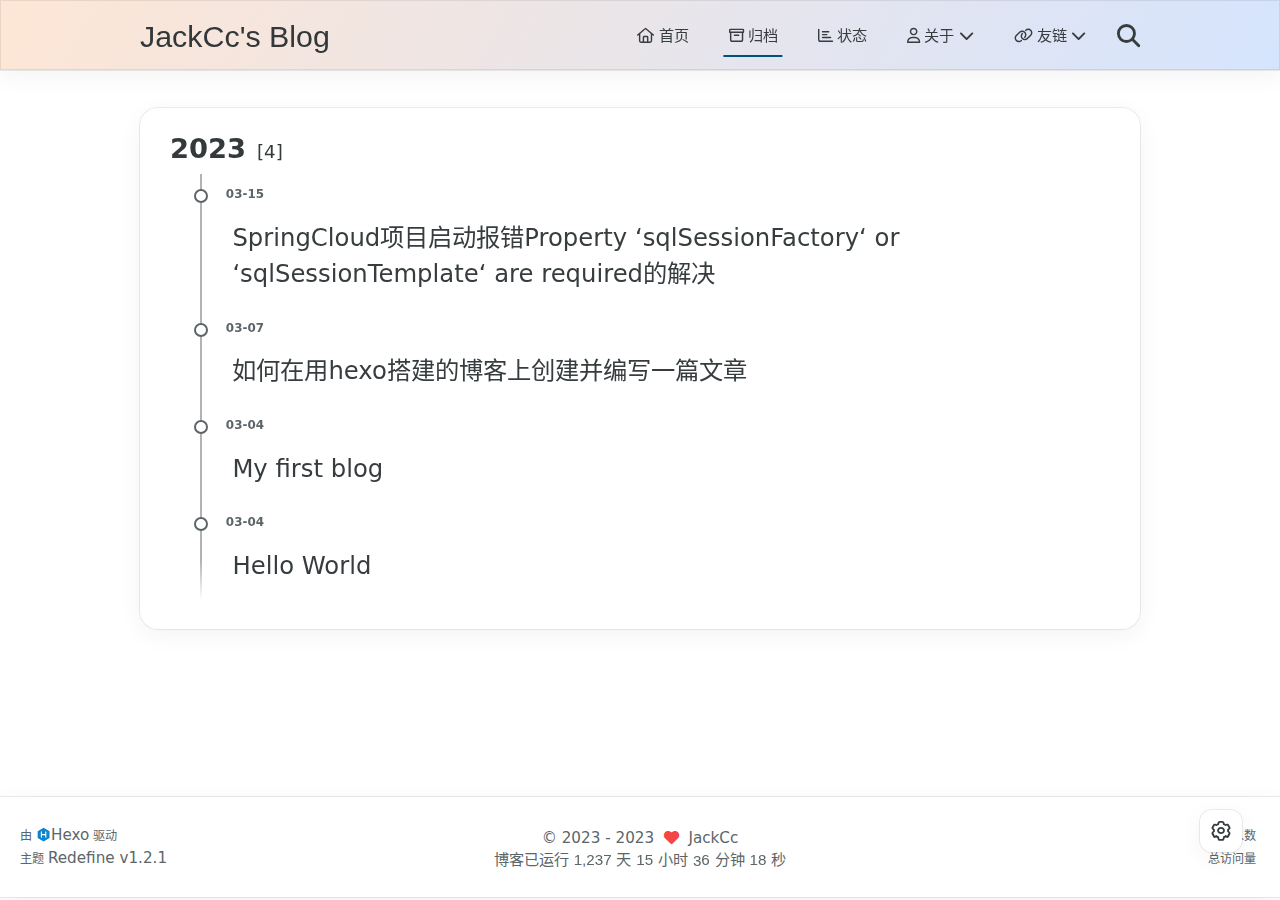
<file: archives/2023/index.html>
<!DOCTYPE html>
<html lang="zh-CN">
<head>
    <meta charset="utf-8">
    <meta name="viewport" content="width=device-width, initial-scale=1">
    <meta name="keywords" content="Hexo Theme Redefine">
    <meta name="description" content="Why walk when you can fly">
    <meta name="author" content="JackCc">
    <link rel="apple-touch-icon" sizes="180x180" href="/images/apple-touch-icon-redefine.png">
    
    <!--- Seo Part-->
    
    <link rel="canonical" href="https://StardustCc/StardustCc.github.io/archives/2023/"/>
    <meta name="robots" content="index,follow">
    <meta name="googlebot" content="index,follow">
    <meta name="revisit-after" content="1 days">
    <meta property="og:type" content="article">
    <meta property="og:title" content="JackCc的blog">
    <meta property="og:description" content="Why walk when you can fly">
    <meta property="og:url" content="https://StardustCc/StardustCc.github.ioarchives/2023/index.html">
    
    <meta property="og:site_name" content="JackCc&#39;s Blog">
    <meta name="twitter:card" content="summary_large_image">
    <meta name="twitter:title" content="JackCc的blog">
    <meta name="twitter:description" content="Why walk when you can fly">
    <meta name="twitter:image" content="/images/Three-dimensional-C.svg">
    <!--- Icon Part-->
    <link rel="icon" type="image/png" href="/images/Three-dimensional-C.svg" sizes="192x192">
    <link rel="apple-touch-icon" sizes="180x180" href="/images/Three-dimensional-C.svg">
    <meta name="theme-color" content="#005080">
    <link rel="shortcut icon" href="/images/Three-dimensional-C.svg">
    
    <title>
        
            归档: 2023 -
        
        JackCc&#39;s Blog
    </title>
    
<link rel="stylesheet" href="/css/style.css">

    
<link rel="stylesheet" href="/assets/fonts.css">

    
    
    
    <script id="hexo-configurations">
    let REDEFINE = window.REDEFINE || {};
    REDEFINE.hexo_config = {"hostname":"stardustcc","root":"/","language":"zh-CN","path":"search.xml"};
    REDEFINE.theme_config = {"toc":{"enable":true,"number":false,"expand_all":true,"init_open":true},"style":{"primary_color":"#005080","avatar":"/images/brain.jpg","favicon":"/images/Three-dimensional-C.svg","og_image":{"enable":false,"image_url":null},"article_img_align":"center","right_side_width":"210px","content_max_width":"1000px","nav_color":{"left":"#f78736","right":"#367df7","transparency":35},"hover":{"shadow":true,"scale":false},"first_screen":{"enable":true,"background_image":{"light":"/images/wallhaven-wqery6-light.webp","dark":"/images/wallhaven-wqery6-dark.webp"},"title_color":{"light":"#fff","dark":"#d1d1b6"},"font_sizes":{"title":"2.8rem","subtitle":"1.5rem"},"line_height":1.2,"title":"Why walk when you can fly?","subtitle":{"enable":false,"list":[]},"custom_font":{"enable":false,"font_family":null,"font_url":null}},"scroll":{"progress_bar":{"enable":true},"percent":{"enable":false}}},"local_search":{"enable":true,"preload":true},"code_block":{"copy":true,"style":"simple","custom_font":{"enable":false,"font_family":null,"font_url":null}},"pjax":{"enable":true},"lazyload":{"enable":true},"version":"1.2.1","friend_links":{"columns":2},"home_article":{"date_format":"auto","category":{"enable":true,"limit":3},"tag":{"enable":true,"limit":3}},"plugins":{"aplayer":{"enable":false,"audio":[{"name":null,"artist":null,"url":null,"cover":null},{"name":null,"artist":null,"url":null,"cover":null}]},"mermaid":{"enable":false,"version":"9.3.0"}}};
    REDEFINE.language_ago = {"second":"%s 秒前","minute":"%s 分钟前","hour":"%s 小时前","day":"%s 天前","week":"%s 周前","month":"%s 个月前","year":"%s 年前"};
  </script>
    
    
<link rel="stylesheet" href="/fontawesome/fontawesome.min.css">

    
<link rel="stylesheet" href="/fontawesome/brands.min.css">

    
<link rel="stylesheet" href="/fontawesome/solid.min.css">

    
<link rel="stylesheet" href="/fontawesome/regular.min.css">

    
    
    
    
<meta name="generator" content="Hexo 5.4.2"></head>


<body>
<div class="progress-bar-container">
    
        <span class="scroll-progress-bar"></span>
    

    
        <span class="pjax-progress-bar"></span>
        <span class="pjax-progress-icon">
            <i class="fa-solid fa-circle-notch fa-spin"></i>
        </span>
    
</div>


<main class="page-container">

    

    <div class="page-main-content">

        <div class="page-main-content-top">
            <header class="menu-wrapper">
    
    <div class="menu-content">
        <div class="left">
            
            <a class="logo-title" href="/">
                
                JackCc&#39;s Blog
                
            </a>
        </div>

        <div class="right">
            <!-- PC -->
            <div class="pc">
                <ul class="menu-list">
                    
                        
                            <li class="menu-item">
                                <!-- Menu -->
                                <a class="" 
                                    href="/"  >
                                    
                                        
                                            <i class="fa-regular fa-house"></i>
                                        
                                        首页
                                    
                                </a>
                                <!-- Submenu -->
                                
                            </li>
                    
                        
                            <li class="menu-item">
                                <!-- Menu -->
                                <a class="active" 
                                    href="/archives"  >
                                    
                                        
                                            <i class="fa-regular fa-archive"></i>
                                        
                                        归档
                                    
                                </a>
                                <!-- Submenu -->
                                
                            </li>
                    
                        
                            <li class="menu-item">
                                <!-- Menu -->
                                <a class="" 
                                    target="_blank" rel="noopener" href="https://status.evanluo.top/"  >
                                    
                                        
                                            <i class="fa-regular fa-chart-bar"></i>
                                        
                                        状态
                                    
                                </a>
                                <!-- Submenu -->
                                
                            </li>
                    
                        
                            <li class="menu-item">
                                <!-- Menu -->
                                <a class="has-dropdown" 
                                    href="#" onClick="return false;">
                                    
                                        
                                            <i class="fa-regular fa-user"></i>
                                        
                                        关于&nbsp;<i class="fa-solid fa-chevron-down"></i>
                                    
                                </a>
                                <!-- Submenu -->
                                
                                    <ul class="sub-menu">
                                    
                                        <li>
                                        <a href="/about">ME
                                        </a>
                                        </li>
                                    
                                        <li>
                                        <a target="_blank" rel="noopener" href="https://github.com/EvanNotFound/hexo-theme-redefine">GITHUB
                                        </a>
                                        </li>
                                    
                                        <li>
                                        <a target="_blank" rel="noopener" href="https://ohevan.com">BLOG
                                        </a>
                                        </li>
                                    
                                        <li>
                                        <a href="/friends">FRIENDS
                                        </a>
                                        </li>
                                    
                                    </ul>
                                
                            </li>
                    
                        
                            <li class="menu-item">
                                <!-- Menu -->
                                <a class="has-dropdown" 
                                    href="#" onClick="return false;">
                                    
                                        
                                            <i class="fa-regular fa-link"></i>
                                        
                                        友链&nbsp;<i class="fa-solid fa-chevron-down"></i>
                                    
                                </a>
                                <!-- Submenu -->
                                
                                    <ul class="sub-menu">
                                    
                                        <li>
                                        <a href="/link1">状态
                                        </a>
                                        </li>
                                    
                                        <li>
                                        <a href="/link2">GITHUB
                                        </a>
                                        </li>
                                    
                                        <li>
                                        <a href="/link3">BLOG
                                        </a>
                                        </li>
                                    
                                    </ul>
                                
                            </li>
                    
                    
                        <li class="menu-item search search-popup-trigger">
                            <i class="fa-solid fa-magnifying-glass"></i>
                        </li>
                    
                </ul>
            </div>
            <!-- Mobile -->
            <div class="mobile">
                
                    <div class="icon-item search search-popup-trigger"><i class="fa-solid fa-magnifying-glass"></i></div>
                
                <div class="icon-item menu-bar">
                    <div class="menu-bar-middle"></div>
                </div>
            </div>
        </div>
    </div>

    <!-- Mobile drawer -->
    <div class="menu-drawer">
        <ul class="drawer-menu-list">
            
                
                    <li class="drawer-menu-item flex-center">
                        <a class="" 
                        href="/"  >
                             
                                
                                    <i class="fa-regular fa-house"></i>
                                
                                首页
                            
                        </a>
                    </li>
                    <!-- Submenu -->
                    
            
                
                    <li class="drawer-menu-item flex-center">
                        <a class="active" 
                        href="/archives"  >
                             
                                
                                    <i class="fa-regular fa-archive"></i>
                                
                                归档
                            
                        </a>
                    </li>
                    <!-- Submenu -->
                    
            
                
                    <li class="drawer-menu-item flex-center">
                        <a class="" 
                        target="_blank" rel="noopener" href="https://status.evanluo.top/"  >
                             
                                
                                    <i class="fa-regular fa-chart-bar"></i>
                                
                                状态
                            
                        </a>
                    </li>
                    <!-- Submenu -->
                    
            
                
                    <li class="drawer-menu-item flex-center">
                        <a class="has-dropdown" 
                        href="#" onClick="return false;">
                            
                                
                                    <i class="fa-regular fa-user"></i>
                                
                                关于&nbsp;<i class="fa-solid fa-chevron-down"></i>
                            
                        </a>
                    </li>
                    <!-- Submenu -->
                              
                        
                            <li class="dropdown-item flex-center">
                                <a class="dropdown-item" href="/about">ME</a>
                            </li>
                        
                            <li class="dropdown-item flex-center">
                                <a class="dropdown-item" target="_blank" rel="noopener" href="https://github.com/EvanNotFound/hexo-theme-redefine">GITHUB</a>
                            </li>
                        
                            <li class="dropdown-item flex-center">
                                <a class="dropdown-item" target="_blank" rel="noopener" href="https://ohevan.com">BLOG</a>
                            </li>
                        
                            <li class="dropdown-item flex-center">
                                <a class="dropdown-item" href="/friends">FRIENDS</a>
                            </li>
                        
                    
            
                
                    <li class="drawer-menu-item flex-center">
                        <a class="has-dropdown" 
                        href="#" onClick="return false;">
                            
                                
                                    <i class="fa-regular fa-link"></i>
                                
                                友链&nbsp;<i class="fa-solid fa-chevron-down"></i>
                            
                        </a>
                    </li>
                    <!-- Submenu -->
                              
                        
                            <li class="dropdown-item flex-center">
                                <a class="dropdown-item" href="/link1">状态</a>
                            </li>
                        
                            <li class="dropdown-item flex-center">
                                <a class="dropdown-item" href="/link2">GITHUB</a>
                            </li>
                        
                            <li class="dropdown-item flex-center">
                                <a class="dropdown-item" href="/link3">BLOG</a>
                            </li>
                        
                    
            

        </ul>
    </div>

    <div class="window-mask"></div>

</header>


        </div>

        <div class="page-main-content-middle">

            <div class="main-content">

                
                    <div class="fade-in-down-animation">
    <div class="archive-container ">
        
<div class="archive-list-container">
    
        <section class="archive-item">
            <div class="archive-item-header">
                <span class="archive-year">2023</span>
                <span class="archive-year-post-count">[4]</span>
            </div>
            <ul class="article-list">
              
              <li class="article-item" date-is='03-15'>
                <a href="/2023/03/15/SpringCloud%E9%A1%B9%E7%9B%AE%E5%90%AF%E5%8A%A8%E6%8A%A5%E9%94%99Property%20%E2%80%98sqlSessionFactory%E2%80%98%20or%20%E2%80%98sqlSessionTemplate%E2%80%98%20are%20required%E7%9A%84%E8%A7%A3%E5%86%B3/">
                  <span class="article-title">SpringCloud项目启动报错Property ‘sqlSessionFactory‘ or ‘sqlSessionTemplate‘ are required的解决</span>
                </a>
              </li>
              
              <li class="article-item" date-is='03-07'>
                <a href="/2023/03/07/%E5%A6%82%E4%BD%95%E5%9C%A8hexo%E4%B8%8A%E5%88%9B%E5%BB%BA%E5%B9%B6%E7%BC%96%E5%86%99%E4%B8%80%E7%AF%87%E6%96%87%E7%AB%A0/">
                  <span class="article-title">如何在用hexo搭建的博客上创建并编写一篇文章</span>
                </a>
              </li>
              
              <li class="article-item" date-is='03-04'>
                <a href="/2023/03/04/My-first-blog/">
                  <span class="article-title">My first blog</span>
                </a>
              </li>
              
              <li class="article-item" date-is='03-04'>
                <a href="/2023/03/04/hello-world/">
                  <span class="article-title">Hello World</span>
                </a>
              </li>
              
            </ul>
        </section>
    
</div>

    </div>
</div>

                

            </div>



        </div>

        <div class="page-main-content-bottom">
            <footer class="footer">
    <div class="info-container">
        <div class="copyright-info">
            &copy;
            
              <span>2023</span>
              -
            
            2023&nbsp;&nbsp;<i class="fa-solid fa-heart fa-beat" style="--fa-animation-duration: 0.5s; color: #f54545"></i>&nbsp;&nbsp;<a href="/">JackCc</a>
        </div>
        
            <script async data-pjax src="//busuanzi.ibruce.info/busuanzi/2.3/busuanzi.pure.mini.js"></script>
            <div class="website-count info-item">
                
                    <span id="busuanzi_container_site_uv" class="busuanzi_container_site_uv">
                        访问人数&nbsp;<span id="busuanzi_value_site_uv" class="busuanzi_value_site_uv"></span>
                    </span>
                
                
                    <span id="busuanzi_container_site_pv" class="busuanzi_container_site_pv">
                        总访问量&nbsp;<span id="busuanzi_value_site_pv" class="busuanzi_value_site_pv"></span>
                    </span>
                
            </div>
        
        <div class="theme-info info-item">
            <span class="powered-by-container">由 <?xml version="1.0" encoding="utf-8"?><!DOCTYPE svg PUBLIC "-//W3C//DTD SVG 1.1//EN" "http://www.w3.org/Graphics/SVG/1.1/DTD/svg11.dtd"><svg version="1.1" id="圖層_1" xmlns="http://www.w3.org/2000/svg" xmlns:xlink="http://www.w3.org/1999/xlink" x="0px" y="0px" width="1rem" height="1rem" viewBox="0 0 512 512" enable-background="new 0 0 512 512" xml:space="preserve"><path fill="#0E83CD" d="M256.4,25.8l-200,115.5L56,371.5l199.6,114.7l200-115.5l0.4-230.2L256.4,25.8z M349,354.6l-18.4,10.7l-18.6-11V275H200v79.6l-18.4,10.7l-18.6-11v-197l18.5-10.6l18.5,10.8V237h112v-79.6l18.5-10.6l18.5,10.8V354.6z"/></svg><a target="_blank" href="https://hexo.io">Hexo</a> 驱动</span>
                <br> 
            <span class="theme-version-container">主题&nbsp;<a class="theme-version" target="_blank" href="https://github.com/EvanNotFound/hexo-theme-redefine">Redefine v1.2.1</a>
        </div>
        
        
        
            <div id="start_time_div" style="display:none">
                2023/3/04 11:45:14
            </div>
            <div>
                博客已运行 <span class="odometer" id="runtime_days" ></span> 天 <span class="odometer" id="runtime_hours"></span> 小时 <span class="odometer" id="runtime_minutes"></span> 分钟 <span class="odometer" id="runtime_seconds"></span> 秒
            </div>
        
        
        
            <script async data-pjax>
                try {
                    function odometer_init() {
                    const elements = document.querySelectorAll('.odometer');
                    elements.forEach(el => {
                        new Odometer({
                            el,
                            format: '( ddd).dd',
                            duration: 200
                        });
                    });
                    }
                    odometer_init();
                } catch (error) {}
            </script>
        
        
        
    </div>  
</footer>
        </div>
    </div>

    

    <div class="right-bottom-side-tools">
        <div class="side-tools-container">
    <ul class="unfolded-tools-list">
        <li class="right-bottom-tools tool-font-adjust-plus flex-center">
            <i class="fa-regular fa-magnifying-glass-plus"></i>
        </li>

        <li class="right-bottom-tools tool-font-adjust-minus flex-center">
            <i class="fa-regular fa-magnifying-glass-minus"></i>
        </li>

        <li class="right-bottom-tools tool-expand-width flex-center">
            <i class="fa-regular fa-expand"></i>
        </li>

        <li class="right-bottom-tools tool-dark-light-toggle flex-center">
            <i class="fa-regular fa-moon"></i>
        </li>

        <!-- rss -->
        

        
            <li class="right-bottom-tools tool-scroll-to-top flex-center">
                <i class="fa-regular fa-arrow-up"></i>
            </li>
        

        <li class="right-bottom-tools tool-scroll-to-bottom flex-center">
            <i class="fa-regular fa-arrow-down"></i>
        </li>
    </ul>

    <ul class="folded-tools-list">
        <li class="right-bottom-tools tool-toggle-show flex-center">
            <i class="fa-regular fa-cog fa-spin"></i>
        </li>
        
    </ul>
</div>

    </div>

    <div class="image-viewer-container">
    <img src="">
</div>


    
        <div class="search-pop-overlay">
    <div class="popup search-popup">
        <div class="search-header">
          <span class="search-input-field-pre">
            <i class="fa-solid fa-keyboard"></i>
          </span>
            <div class="search-input-container">
                <input autocomplete="off"
                       autocorrect="off"
                       autocapitalize="off"
                       placeholder="搜索..."
                       spellcheck="false"
                       type="search"
                       class="search-input"
                >
            </div>
            <span class="popup-btn-close">
                <i class="fa-solid fa-times"></i>
            </span>
        </div>
        <div id="search-result">
            <div id="no-result">
                <i class="fa-solid fa-spinner fa-spin-pulse fa-5x fa-fw"></i>
            </div>
        </div>
    </div>
</div>

    


</main>




<script src="/js/utils.js"></script>

<script src="/js/main.js"></script>

<script src="/js/layouts/menu-shrink.js"></script>

<script src="/js/tools/go-top-bottom.js"></script>

<script src="/js/tools/dark-light-toggle.js"></script>



    
<script src="/js/tools/local-search.js"></script>




    
<script src="/js/tools/code-block.js"></script>




    
<script src="/js/layouts/lazyload.js"></script>




    
<script src="/js/tools/runtime.js"></script>

    
<script src="/js/layouts/odometer.min.js"></script>

    
<link rel="stylesheet" href="/assets/odometer-theme-minimal.css">









<div class="post-scripts pjax">
    
</div>


    
<script src="/js/libs/pjax.min.js"></script>

<script>
    window.addEventListener('DOMContentLoaded', () => {
        window.pjax = new Pjax({
            selectors: [
                'head title',
                '.page-container',
                '.pjax'
            ],
            history: true,
            debug: false,
            cacheBust: false,
            timeout: 0,
            analytics: false,
            currentUrlFullReload: false,
            scrollRestoration: false,
            // scrollTo: true,
        });

        document.addEventListener('pjax:send', () => {
            REDEFINE.utils.pjaxProgressBarStart();
        });

        document.addEventListener('pjax:complete', () => {
            REDEFINE.utils.pjaxProgressBarEnd();
            window.pjax.executeScripts(document.querySelectorAll('script[data-pjax], .pjax script'));
            REDEFINE.refresh();
        });
    });
</script>




</body>
</html>
</file>
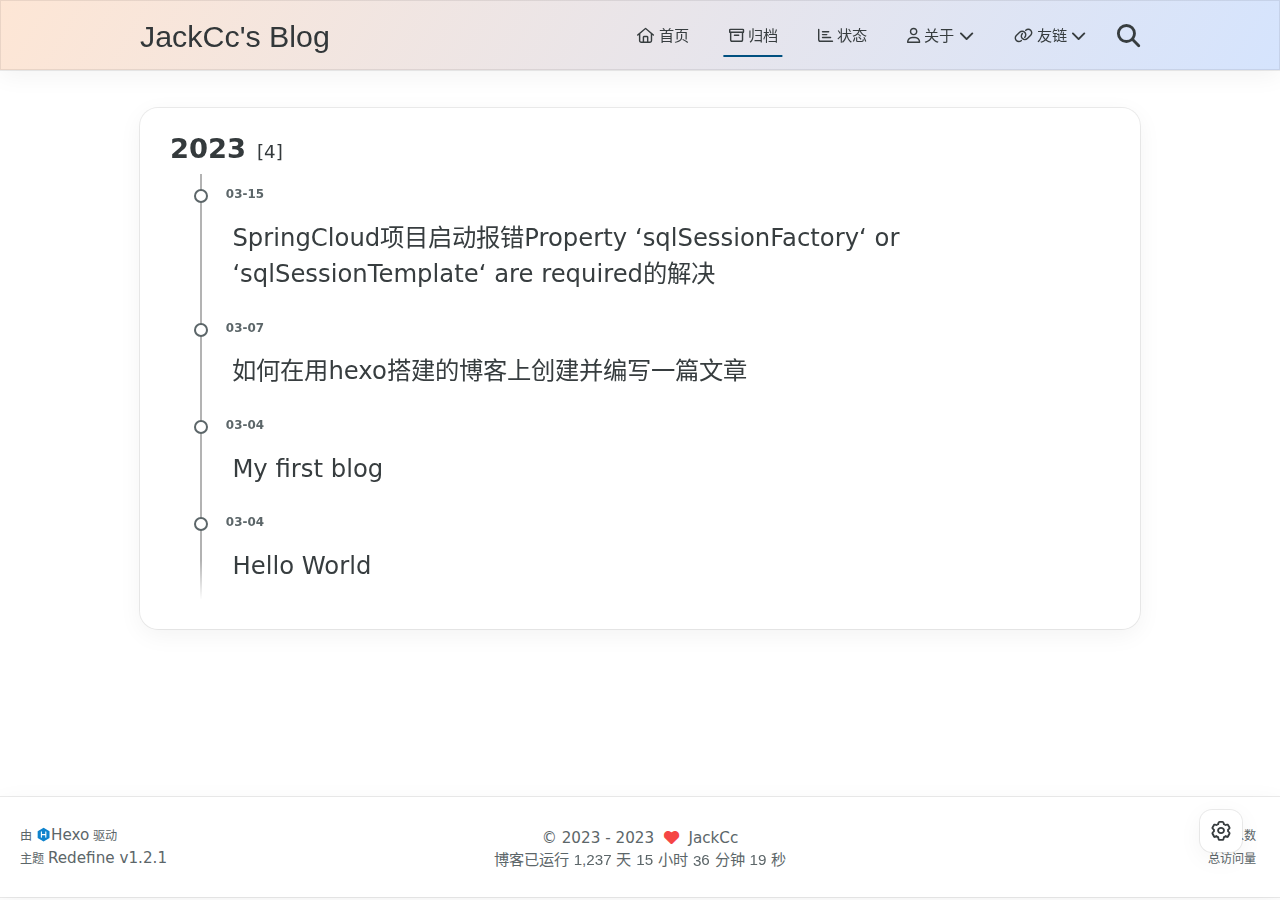
<file: archives/2023/03/index.html>
<!DOCTYPE html>
<html lang="zh-CN">
<head>
    <meta charset="utf-8">
    <meta name="viewport" content="width=device-width, initial-scale=1">
    <meta name="keywords" content="Hexo Theme Redefine">
    <meta name="description" content="Why walk when you can fly">
    <meta name="author" content="JackCc">
    <link rel="apple-touch-icon" sizes="180x180" href="/images/apple-touch-icon-redefine.png">
    
    <!--- Seo Part-->
    
    <link rel="canonical" href="https://StardustCc/StardustCc.github.io/archives/2023/03/"/>
    <meta name="robots" content="index,follow">
    <meta name="googlebot" content="index,follow">
    <meta name="revisit-after" content="1 days">
    <meta property="og:type" content="article">
    <meta property="og:title" content="JackCc的blog">
    <meta property="og:description" content="Why walk when you can fly">
    <meta property="og:url" content="https://StardustCc/StardustCc.github.ioarchives/2023/03/index.html">
    
    <meta property="og:site_name" content="JackCc&#39;s Blog">
    <meta name="twitter:card" content="summary_large_image">
    <meta name="twitter:title" content="JackCc的blog">
    <meta name="twitter:description" content="Why walk when you can fly">
    <meta name="twitter:image" content="/images/Three-dimensional-C.svg">
    <!--- Icon Part-->
    <link rel="icon" type="image/png" href="/images/Three-dimensional-C.svg" sizes="192x192">
    <link rel="apple-touch-icon" sizes="180x180" href="/images/Three-dimensional-C.svg">
    <meta name="theme-color" content="#005080">
    <link rel="shortcut icon" href="/images/Three-dimensional-C.svg">
    
    <title>
        
            归档: 2023/3 -
        
        JackCc&#39;s Blog
    </title>
    
<link rel="stylesheet" href="/css/style.css">

    
<link rel="stylesheet" href="/assets/fonts.css">

    
    
    
    <script id="hexo-configurations">
    let REDEFINE = window.REDEFINE || {};
    REDEFINE.hexo_config = {"hostname":"stardustcc","root":"/","language":"zh-CN","path":"search.xml"};
    REDEFINE.theme_config = {"toc":{"enable":true,"number":false,"expand_all":true,"init_open":true},"style":{"primary_color":"#005080","avatar":"/images/brain.jpg","favicon":"/images/Three-dimensional-C.svg","og_image":{"enable":false,"image_url":null},"article_img_align":"center","right_side_width":"210px","content_max_width":"1000px","nav_color":{"left":"#f78736","right":"#367df7","transparency":35},"hover":{"shadow":true,"scale":false},"first_screen":{"enable":true,"background_image":{"light":"/images/wallhaven-wqery6-light.webp","dark":"/images/wallhaven-wqery6-dark.webp"},"title_color":{"light":"#fff","dark":"#d1d1b6"},"font_sizes":{"title":"2.8rem","subtitle":"1.5rem"},"line_height":1.2,"title":"Why walk when you can fly?","subtitle":{"enable":false,"list":[]},"custom_font":{"enable":false,"font_family":null,"font_url":null}},"scroll":{"progress_bar":{"enable":true},"percent":{"enable":false}}},"local_search":{"enable":true,"preload":true},"code_block":{"copy":true,"style":"simple","custom_font":{"enable":false,"font_family":null,"font_url":null}},"pjax":{"enable":true},"lazyload":{"enable":true},"version":"1.2.1","friend_links":{"columns":2},"home_article":{"date_format":"auto","category":{"enable":true,"limit":3},"tag":{"enable":true,"limit":3}},"plugins":{"aplayer":{"enable":false,"audio":[{"name":null,"artist":null,"url":null,"cover":null},{"name":null,"artist":null,"url":null,"cover":null}]},"mermaid":{"enable":false,"version":"9.3.0"}}};
    REDEFINE.language_ago = {"second":"%s 秒前","minute":"%s 分钟前","hour":"%s 小时前","day":"%s 天前","week":"%s 周前","month":"%s 个月前","year":"%s 年前"};
  </script>
    
    
<link rel="stylesheet" href="/fontawesome/fontawesome.min.css">

    
<link rel="stylesheet" href="/fontawesome/brands.min.css">

    
<link rel="stylesheet" href="/fontawesome/solid.min.css">

    
<link rel="stylesheet" href="/fontawesome/regular.min.css">

    
    
    
    
<meta name="generator" content="Hexo 5.4.2"></head>


<body>
<div class="progress-bar-container">
    
        <span class="scroll-progress-bar"></span>
    

    
        <span class="pjax-progress-bar"></span>
        <span class="pjax-progress-icon">
            <i class="fa-solid fa-circle-notch fa-spin"></i>
        </span>
    
</div>


<main class="page-container">

    

    <div class="page-main-content">

        <div class="page-main-content-top">
            <header class="menu-wrapper">
    
    <div class="menu-content">
        <div class="left">
            
            <a class="logo-title" href="/">
                
                JackCc&#39;s Blog
                
            </a>
        </div>

        <div class="right">
            <!-- PC -->
            <div class="pc">
                <ul class="menu-list">
                    
                        
                            <li class="menu-item">
                                <!-- Menu -->
                                <a class="" 
                                    href="/"  >
                                    
                                        
                                            <i class="fa-regular fa-house"></i>
                                        
                                        首页
                                    
                                </a>
                                <!-- Submenu -->
                                
                            </li>
                    
                        
                            <li class="menu-item">
                                <!-- Menu -->
                                <a class="active" 
                                    href="/archives"  >
                                    
                                        
                                            <i class="fa-regular fa-archive"></i>
                                        
                                        归档
                                    
                                </a>
                                <!-- Submenu -->
                                
                            </li>
                    
                        
                            <li class="menu-item">
                                <!-- Menu -->
                                <a class="" 
                                    target="_blank" rel="noopener" href="https://status.evanluo.top/"  >
                                    
                                        
                                            <i class="fa-regular fa-chart-bar"></i>
                                        
                                        状态
                                    
                                </a>
                                <!-- Submenu -->
                                
                            </li>
                    
                        
                            <li class="menu-item">
                                <!-- Menu -->
                                <a class="has-dropdown" 
                                    href="#" onClick="return false;">
                                    
                                        
                                            <i class="fa-regular fa-user"></i>
                                        
                                        关于&nbsp;<i class="fa-solid fa-chevron-down"></i>
                                    
                                </a>
                                <!-- Submenu -->
                                
                                    <ul class="sub-menu">
                                    
                                        <li>
                                        <a href="/about">ME
                                        </a>
                                        </li>
                                    
                                        <li>
                                        <a target="_blank" rel="noopener" href="https://github.com/EvanNotFound/hexo-theme-redefine">GITHUB
                                        </a>
                                        </li>
                                    
                                        <li>
                                        <a target="_blank" rel="noopener" href="https://ohevan.com">BLOG
                                        </a>
                                        </li>
                                    
                                        <li>
                                        <a href="/friends">FRIENDS
                                        </a>
                                        </li>
                                    
                                    </ul>
                                
                            </li>
                    
                        
                            <li class="menu-item">
                                <!-- Menu -->
                                <a class="has-dropdown" 
                                    href="#" onClick="return false;">
                                    
                                        
                                            <i class="fa-regular fa-link"></i>
                                        
                                        友链&nbsp;<i class="fa-solid fa-chevron-down"></i>
                                    
                                </a>
                                <!-- Submenu -->
                                
                                    <ul class="sub-menu">
                                    
                                        <li>
                                        <a href="/link1">状态
                                        </a>
                                        </li>
                                    
                                        <li>
                                        <a href="/link2">GITHUB
                                        </a>
                                        </li>
                                    
                                        <li>
                                        <a href="/link3">BLOG
                                        </a>
                                        </li>
                                    
                                    </ul>
                                
                            </li>
                    
                    
                        <li class="menu-item search search-popup-trigger">
                            <i class="fa-solid fa-magnifying-glass"></i>
                        </li>
                    
                </ul>
            </div>
            <!-- Mobile -->
            <div class="mobile">
                
                    <div class="icon-item search search-popup-trigger"><i class="fa-solid fa-magnifying-glass"></i></div>
                
                <div class="icon-item menu-bar">
                    <div class="menu-bar-middle"></div>
                </div>
            </div>
        </div>
    </div>

    <!-- Mobile drawer -->
    <div class="menu-drawer">
        <ul class="drawer-menu-list">
            
                
                    <li class="drawer-menu-item flex-center">
                        <a class="" 
                        href="/"  >
                             
                                
                                    <i class="fa-regular fa-house"></i>
                                
                                首页
                            
                        </a>
                    </li>
                    <!-- Submenu -->
                    
            
                
                    <li class="drawer-menu-item flex-center">
                        <a class="active" 
                        href="/archives"  >
                             
                                
                                    <i class="fa-regular fa-archive"></i>
                                
                                归档
                            
                        </a>
                    </li>
                    <!-- Submenu -->
                    
            
                
                    <li class="drawer-menu-item flex-center">
                        <a class="" 
                        target="_blank" rel="noopener" href="https://status.evanluo.top/"  >
                             
                                
                                    <i class="fa-regular fa-chart-bar"></i>
                                
                                状态
                            
                        </a>
                    </li>
                    <!-- Submenu -->
                    
            
                
                    <li class="drawer-menu-item flex-center">
                        <a class="has-dropdown" 
                        href="#" onClick="return false;">
                            
                                
                                    <i class="fa-regular fa-user"></i>
                                
                                关于&nbsp;<i class="fa-solid fa-chevron-down"></i>
                            
                        </a>
                    </li>
                    <!-- Submenu -->
                              
                        
                            <li class="dropdown-item flex-center">
                                <a class="dropdown-item" href="/about">ME</a>
                            </li>
                        
                            <li class="dropdown-item flex-center">
                                <a class="dropdown-item" target="_blank" rel="noopener" href="https://github.com/EvanNotFound/hexo-theme-redefine">GITHUB</a>
                            </li>
                        
                            <li class="dropdown-item flex-center">
                                <a class="dropdown-item" target="_blank" rel="noopener" href="https://ohevan.com">BLOG</a>
                            </li>
                        
                            <li class="dropdown-item flex-center">
                                <a class="dropdown-item" href="/friends">FRIENDS</a>
                            </li>
                        
                    
            
                
                    <li class="drawer-menu-item flex-center">
                        <a class="has-dropdown" 
                        href="#" onClick="return false;">
                            
                                
                                    <i class="fa-regular fa-link"></i>
                                
                                友链&nbsp;<i class="fa-solid fa-chevron-down"></i>
                            
                        </a>
                    </li>
                    <!-- Submenu -->
                              
                        
                            <li class="dropdown-item flex-center">
                                <a class="dropdown-item" href="/link1">状态</a>
                            </li>
                        
                            <li class="dropdown-item flex-center">
                                <a class="dropdown-item" href="/link2">GITHUB</a>
                            </li>
                        
                            <li class="dropdown-item flex-center">
                                <a class="dropdown-item" href="/link3">BLOG</a>
                            </li>
                        
                    
            

        </ul>
    </div>

    <div class="window-mask"></div>

</header>


        </div>

        <div class="page-main-content-middle">

            <div class="main-content">

                
                    <div class="fade-in-down-animation">
    <div class="archive-container ">
        
<div class="archive-list-container">
    
        <section class="archive-item">
            <div class="archive-item-header">
                <span class="archive-year">2023</span>
                <span class="archive-year-post-count">[4]</span>
            </div>
            <ul class="article-list">
              
              <li class="article-item" date-is='03-15'>
                <a href="/2023/03/15/SpringCloud%E9%A1%B9%E7%9B%AE%E5%90%AF%E5%8A%A8%E6%8A%A5%E9%94%99Property%20%E2%80%98sqlSessionFactory%E2%80%98%20or%20%E2%80%98sqlSessionTemplate%E2%80%98%20are%20required%E7%9A%84%E8%A7%A3%E5%86%B3/">
                  <span class="article-title">SpringCloud项目启动报错Property ‘sqlSessionFactory‘ or ‘sqlSessionTemplate‘ are required的解决</span>
                </a>
              </li>
              
              <li class="article-item" date-is='03-07'>
                <a href="/2023/03/07/%E5%A6%82%E4%BD%95%E5%9C%A8hexo%E4%B8%8A%E5%88%9B%E5%BB%BA%E5%B9%B6%E7%BC%96%E5%86%99%E4%B8%80%E7%AF%87%E6%96%87%E7%AB%A0/">
                  <span class="article-title">如何在用hexo搭建的博客上创建并编写一篇文章</span>
                </a>
              </li>
              
              <li class="article-item" date-is='03-04'>
                <a href="/2023/03/04/My-first-blog/">
                  <span class="article-title">My first blog</span>
                </a>
              </li>
              
              <li class="article-item" date-is='03-04'>
                <a href="/2023/03/04/hello-world/">
                  <span class="article-title">Hello World</span>
                </a>
              </li>
              
            </ul>
        </section>
    
</div>

    </div>
</div>

                

            </div>



        </div>

        <div class="page-main-content-bottom">
            <footer class="footer">
    <div class="info-container">
        <div class="copyright-info">
            &copy;
            
              <span>2023</span>
              -
            
            2023&nbsp;&nbsp;<i class="fa-solid fa-heart fa-beat" style="--fa-animation-duration: 0.5s; color: #f54545"></i>&nbsp;&nbsp;<a href="/">JackCc</a>
        </div>
        
            <script async data-pjax src="//busuanzi.ibruce.info/busuanzi/2.3/busuanzi.pure.mini.js"></script>
            <div class="website-count info-item">
                
                    <span id="busuanzi_container_site_uv" class="busuanzi_container_site_uv">
                        访问人数&nbsp;<span id="busuanzi_value_site_uv" class="busuanzi_value_site_uv"></span>
                    </span>
                
                
                    <span id="busuanzi_container_site_pv" class="busuanzi_container_site_pv">
                        总访问量&nbsp;<span id="busuanzi_value_site_pv" class="busuanzi_value_site_pv"></span>
                    </span>
                
            </div>
        
        <div class="theme-info info-item">
            <span class="powered-by-container">由 <?xml version="1.0" encoding="utf-8"?><!DOCTYPE svg PUBLIC "-//W3C//DTD SVG 1.1//EN" "http://www.w3.org/Graphics/SVG/1.1/DTD/svg11.dtd"><svg version="1.1" id="圖層_1" xmlns="http://www.w3.org/2000/svg" xmlns:xlink="http://www.w3.org/1999/xlink" x="0px" y="0px" width="1rem" height="1rem" viewBox="0 0 512 512" enable-background="new 0 0 512 512" xml:space="preserve"><path fill="#0E83CD" d="M256.4,25.8l-200,115.5L56,371.5l199.6,114.7l200-115.5l0.4-230.2L256.4,25.8z M349,354.6l-18.4,10.7l-18.6-11V275H200v79.6l-18.4,10.7l-18.6-11v-197l18.5-10.6l18.5,10.8V237h112v-79.6l18.5-10.6l18.5,10.8V354.6z"/></svg><a target="_blank" href="https://hexo.io">Hexo</a> 驱动</span>
                <br> 
            <span class="theme-version-container">主题&nbsp;<a class="theme-version" target="_blank" href="https://github.com/EvanNotFound/hexo-theme-redefine">Redefine v1.2.1</a>
        </div>
        
        
        
            <div id="start_time_div" style="display:none">
                2023/3/04 11:45:14
            </div>
            <div>
                博客已运行 <span class="odometer" id="runtime_days" ></span> 天 <span class="odometer" id="runtime_hours"></span> 小时 <span class="odometer" id="runtime_minutes"></span> 分钟 <span class="odometer" id="runtime_seconds"></span> 秒
            </div>
        
        
        
            <script async data-pjax>
                try {
                    function odometer_init() {
                    const elements = document.querySelectorAll('.odometer');
                    elements.forEach(el => {
                        new Odometer({
                            el,
                            format: '( ddd).dd',
                            duration: 200
                        });
                    });
                    }
                    odometer_init();
                } catch (error) {}
            </script>
        
        
        
    </div>  
</footer>
        </div>
    </div>

    

    <div class="right-bottom-side-tools">
        <div class="side-tools-container">
    <ul class="unfolded-tools-list">
        <li class="right-bottom-tools tool-font-adjust-plus flex-center">
            <i class="fa-regular fa-magnifying-glass-plus"></i>
        </li>

        <li class="right-bottom-tools tool-font-adjust-minus flex-center">
            <i class="fa-regular fa-magnifying-glass-minus"></i>
        </li>

        <li class="right-bottom-tools tool-expand-width flex-center">
            <i class="fa-regular fa-expand"></i>
        </li>

        <li class="right-bottom-tools tool-dark-light-toggle flex-center">
            <i class="fa-regular fa-moon"></i>
        </li>

        <!-- rss -->
        

        
            <li class="right-bottom-tools tool-scroll-to-top flex-center">
                <i class="fa-regular fa-arrow-up"></i>
            </li>
        

        <li class="right-bottom-tools tool-scroll-to-bottom flex-center">
            <i class="fa-regular fa-arrow-down"></i>
        </li>
    </ul>

    <ul class="folded-tools-list">
        <li class="right-bottom-tools tool-toggle-show flex-center">
            <i class="fa-regular fa-cog fa-spin"></i>
        </li>
        
    </ul>
</div>

    </div>

    <div class="image-viewer-container">
    <img src="">
</div>


    
        <div class="search-pop-overlay">
    <div class="popup search-popup">
        <div class="search-header">
          <span class="search-input-field-pre">
            <i class="fa-solid fa-keyboard"></i>
          </span>
            <div class="search-input-container">
                <input autocomplete="off"
                       autocorrect="off"
                       autocapitalize="off"
                       placeholder="搜索..."
                       spellcheck="false"
                       type="search"
                       class="search-input"
                >
            </div>
            <span class="popup-btn-close">
                <i class="fa-solid fa-times"></i>
            </span>
        </div>
        <div id="search-result">
            <div id="no-result">
                <i class="fa-solid fa-spinner fa-spin-pulse fa-5x fa-fw"></i>
            </div>
        </div>
    </div>
</div>

    


</main>




<script src="/js/utils.js"></script>

<script src="/js/main.js"></script>

<script src="/js/layouts/menu-shrink.js"></script>

<script src="/js/tools/go-top-bottom.js"></script>

<script src="/js/tools/dark-light-toggle.js"></script>



    
<script src="/js/tools/local-search.js"></script>




    
<script src="/js/tools/code-block.js"></script>




    
<script src="/js/layouts/lazyload.js"></script>




    
<script src="/js/tools/runtime.js"></script>

    
<script src="/js/layouts/odometer.min.js"></script>

    
<link rel="stylesheet" href="/assets/odometer-theme-minimal.css">









<div class="post-scripts pjax">
    
</div>


    
<script src="/js/libs/pjax.min.js"></script>

<script>
    window.addEventListener('DOMContentLoaded', () => {
        window.pjax = new Pjax({
            selectors: [
                'head title',
                '.page-container',
                '.pjax'
            ],
            history: true,
            debug: false,
            cacheBust: false,
            timeout: 0,
            analytics: false,
            currentUrlFullReload: false,
            scrollRestoration: false,
            // scrollTo: true,
        });

        document.addEventListener('pjax:send', () => {
            REDEFINE.utils.pjaxProgressBarStart();
        });

        document.addEventListener('pjax:complete', () => {
            REDEFINE.utils.pjaxProgressBarEnd();
            window.pjax.executeScripts(document.querySelectorAll('script[data-pjax], .pjax script'));
            REDEFINE.refresh();
        });
    });
</script>




</body>
</html>
</file>
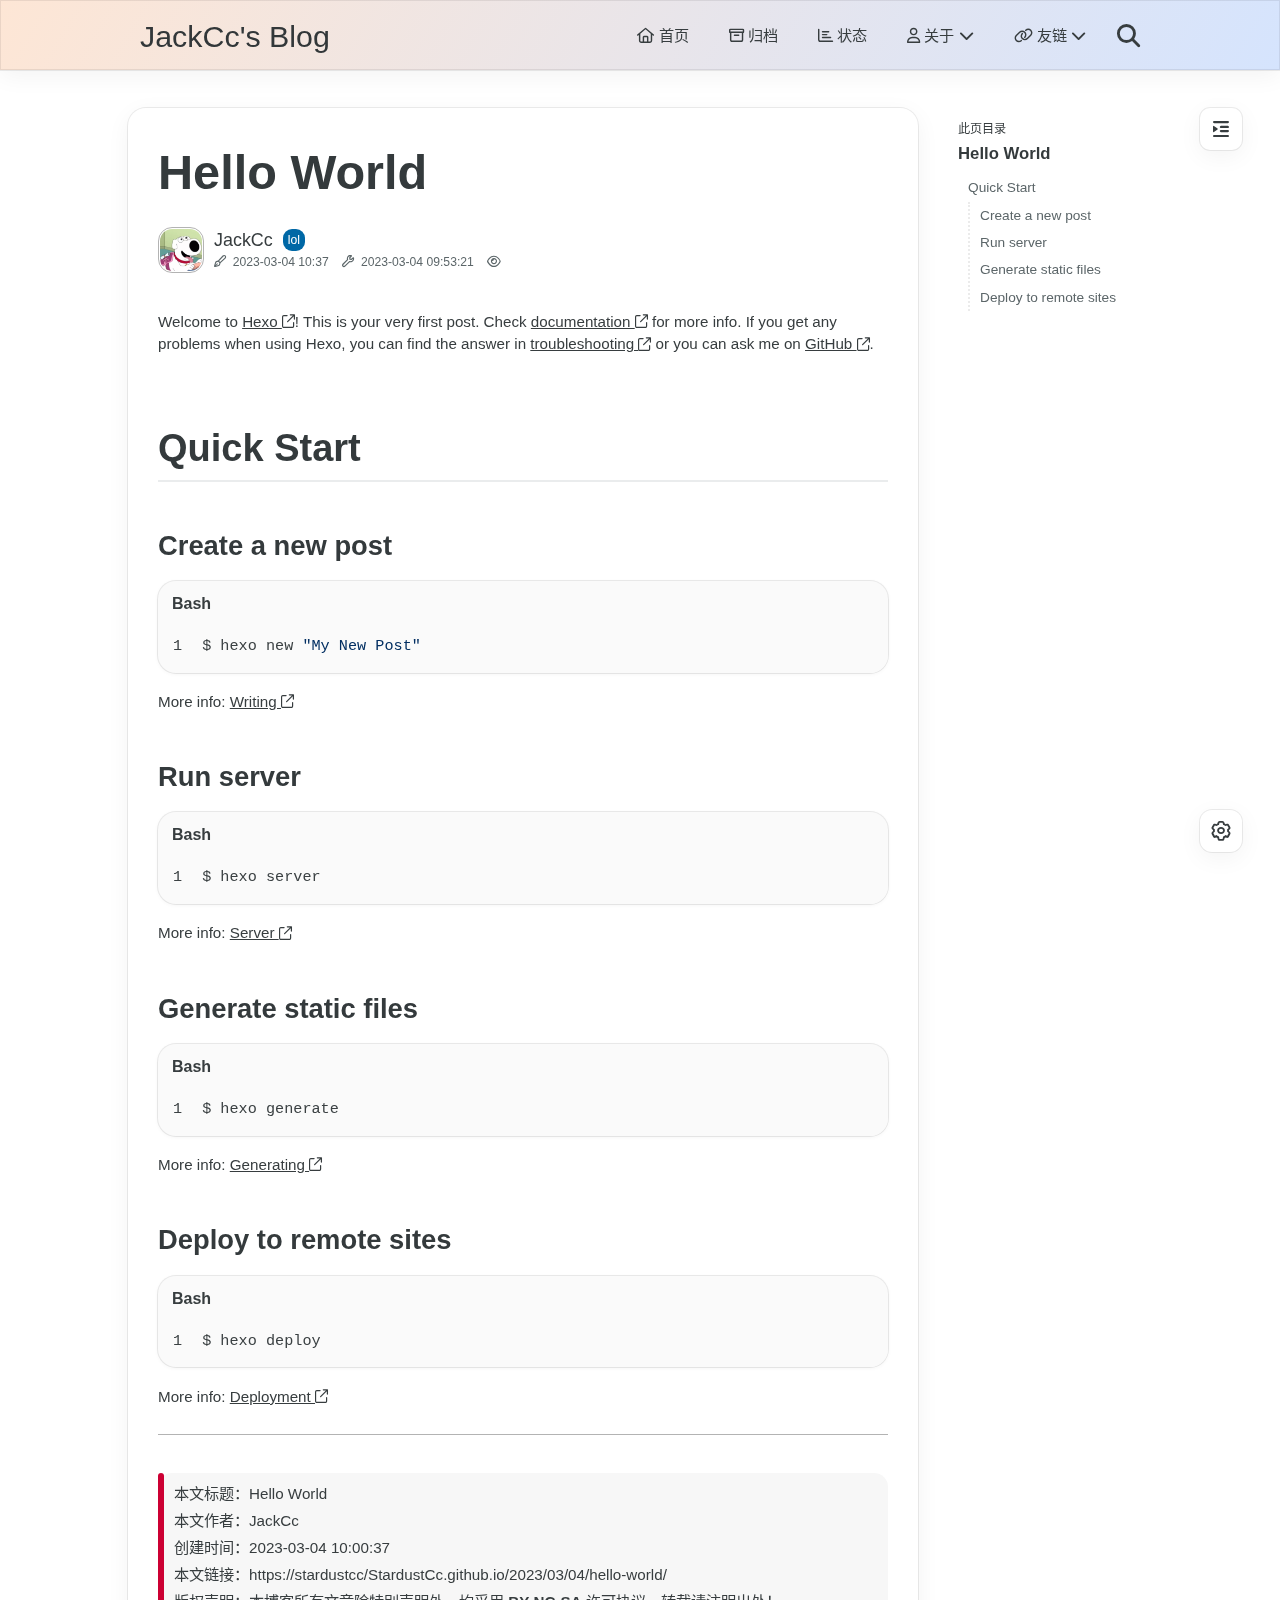
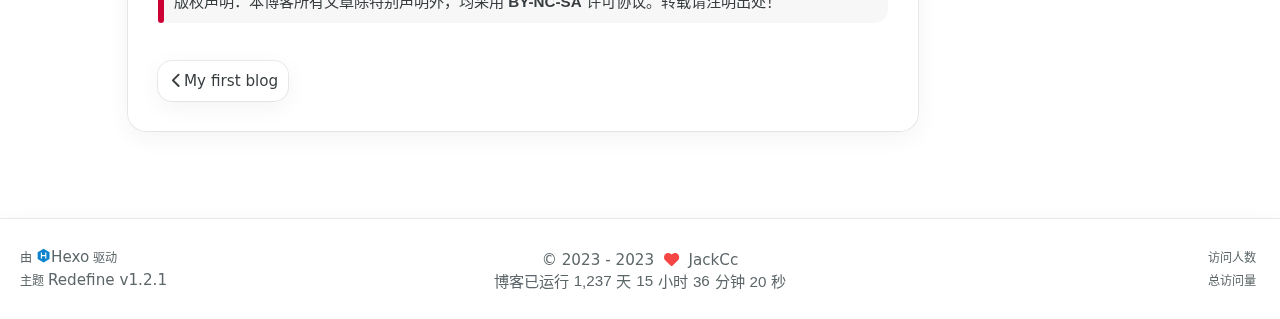
<file: 2023/03/04/hello-world/index.html>
<!DOCTYPE html>
<html lang="zh-CN">
<head>
    <meta charset="utf-8">
    <meta name="viewport" content="width=device-width, initial-scale=1">
    <meta name="keywords" content="Hexo Theme Redefine">
    <meta name="description" content="Why walk when you can fly">
    <meta name="author" content="JackCc">
    <link rel="apple-touch-icon" sizes="180x180" href="/images/apple-touch-icon-redefine.png">
    
    <!--- Seo Part-->
    
    <link rel="canonical" href="https://StardustCc/StardustCc.github.io/2023/03/04/hello-world/"/>
    <meta name="robots" content="index,follow">
    <meta name="googlebot" content="index,follow">
    <meta name="revisit-after" content="1 days">
    <meta property="og:type" content="article">
    <meta property="og:title" content="Hello World">
    <meta property="og:description" content="Why walk when you can fly">
    <meta property="og:url" content="https://StardustCc/StardustCc.github.io2023/03/04/hello-world/">
    
    <meta property="og:site_name" content="JackCc&#39;s Blog">
    <meta name="twitter:card" content="summary_large_image">
    <meta name="twitter:title" content="Hello World">
    <meta name="twitter:description" content="Why walk when you can fly">
    <meta name="twitter:image" content="/images/Three-dimensional-C.svg">
    <!--- Icon Part-->
    <link rel="icon" type="image/png" href="/images/Three-dimensional-C.svg" sizes="192x192">
    <link rel="apple-touch-icon" sizes="180x180" href="/images/Three-dimensional-C.svg">
    <meta name="theme-color" content="#005080">
    <link rel="shortcut icon" href="/images/Three-dimensional-C.svg">
    
    <title>
        
            Hello World -
        
        JackCc&#39;s Blog
    </title>
    
<link rel="stylesheet" href="/css/style.css">

    
<link rel="stylesheet" href="/assets/fonts.css">

    
    
    
    <script id="hexo-configurations">
    let REDEFINE = window.REDEFINE || {};
    REDEFINE.hexo_config = {"hostname":"stardustcc","root":"/","language":"zh-CN","path":"search.xml"};
    REDEFINE.theme_config = {"toc":{"enable":true,"number":false,"expand_all":true,"init_open":true},"style":{"primary_color":"#005080","avatar":"/images/brain.jpg","favicon":"/images/Three-dimensional-C.svg","og_image":{"enable":false,"image_url":null},"article_img_align":"center","right_side_width":"210px","content_max_width":"1000px","nav_color":{"left":"#f78736","right":"#367df7","transparency":35},"hover":{"shadow":true,"scale":false},"first_screen":{"enable":true,"background_image":{"light":"/images/wallhaven-wqery6-light.webp","dark":"/images/wallhaven-wqery6-dark.webp"},"title_color":{"light":"#fff","dark":"#d1d1b6"},"font_sizes":{"title":"2.8rem","subtitle":"1.5rem"},"line_height":1.2,"title":"Why walk when you can fly?","subtitle":{"enable":false,"list":[]},"custom_font":{"enable":false,"font_family":null,"font_url":null}},"scroll":{"progress_bar":{"enable":true},"percent":{"enable":false}}},"local_search":{"enable":true,"preload":true},"code_block":{"copy":true,"style":"simple","custom_font":{"enable":false,"font_family":null,"font_url":null}},"pjax":{"enable":true},"lazyload":{"enable":true},"version":"1.2.1","friend_links":{"columns":2},"home_article":{"date_format":"auto","category":{"enable":true,"limit":3},"tag":{"enable":true,"limit":3}},"plugins":{"aplayer":{"enable":false,"audio":[{"name":null,"artist":null,"url":null,"cover":null},{"name":null,"artist":null,"url":null,"cover":null}]},"mermaid":{"enable":false,"version":"9.3.0"}}};
    REDEFINE.language_ago = {"second":"%s 秒前","minute":"%s 分钟前","hour":"%s 小时前","day":"%s 天前","week":"%s 周前","month":"%s 个月前","year":"%s 年前"};
  </script>
    
    
<link rel="stylesheet" href="/fontawesome/fontawesome.min.css">

    
<link rel="stylesheet" href="/fontawesome/brands.min.css">

    
<link rel="stylesheet" href="/fontawesome/solid.min.css">

    
<link rel="stylesheet" href="/fontawesome/regular.min.css">

    
    
    
    
<meta name="generator" content="Hexo 5.4.2"></head>


<body>
<div class="progress-bar-container">
    
        <span class="scroll-progress-bar"></span>
    

    
        <span class="pjax-progress-bar"></span>
        <span class="pjax-progress-icon">
            <i class="fa-solid fa-circle-notch fa-spin"></i>
        </span>
    
</div>


<main class="page-container">

    

    <div class="page-main-content">

        <div class="page-main-content-top">
            <header class="menu-wrapper">
    
    <div class="menu-content">
        <div class="left">
            
            <a class="logo-title" href="/">
                
                JackCc&#39;s Blog
                
            </a>
        </div>

        <div class="right">
            <!-- PC -->
            <div class="pc">
                <ul class="menu-list">
                    
                        
                            <li class="menu-item">
                                <!-- Menu -->
                                <a class="" 
                                    href="/"  >
                                    
                                        
                                            <i class="fa-regular fa-house"></i>
                                        
                                        首页
                                    
                                </a>
                                <!-- Submenu -->
                                
                            </li>
                    
                        
                            <li class="menu-item">
                                <!-- Menu -->
                                <a class="" 
                                    href="/archives"  >
                                    
                                        
                                            <i class="fa-regular fa-archive"></i>
                                        
                                        归档
                                    
                                </a>
                                <!-- Submenu -->
                                
                            </li>
                    
                        
                            <li class="menu-item">
                                <!-- Menu -->
                                <a class="" 
                                    target="_blank" rel="noopener" href="https://status.evanluo.top/"  >
                                    
                                        
                                            <i class="fa-regular fa-chart-bar"></i>
                                        
                                        状态
                                    
                                </a>
                                <!-- Submenu -->
                                
                            </li>
                    
                        
                            <li class="menu-item">
                                <!-- Menu -->
                                <a class="has-dropdown" 
                                    href="#" onClick="return false;">
                                    
                                        
                                            <i class="fa-regular fa-user"></i>
                                        
                                        关于&nbsp;<i class="fa-solid fa-chevron-down"></i>
                                    
                                </a>
                                <!-- Submenu -->
                                
                                    <ul class="sub-menu">
                                    
                                        <li>
                                        <a href="/about">ME
                                        </a>
                                        </li>
                                    
                                        <li>
                                        <a target="_blank" rel="noopener" href="https://github.com/EvanNotFound/hexo-theme-redefine">GITHUB
                                        </a>
                                        </li>
                                    
                                        <li>
                                        <a target="_blank" rel="noopener" href="https://ohevan.com">BLOG
                                        </a>
                                        </li>
                                    
                                        <li>
                                        <a href="/friends">FRIENDS
                                        </a>
                                        </li>
                                    
                                    </ul>
                                
                            </li>
                    
                        
                            <li class="menu-item">
                                <!-- Menu -->
                                <a class="has-dropdown" 
                                    href="#" onClick="return false;">
                                    
                                        
                                            <i class="fa-regular fa-link"></i>
                                        
                                        友链&nbsp;<i class="fa-solid fa-chevron-down"></i>
                                    
                                </a>
                                <!-- Submenu -->
                                
                                    <ul class="sub-menu">
                                    
                                        <li>
                                        <a href="/link1">状态
                                        </a>
                                        </li>
                                    
                                        <li>
                                        <a href="/link2">GITHUB
                                        </a>
                                        </li>
                                    
                                        <li>
                                        <a href="/link3">BLOG
                                        </a>
                                        </li>
                                    
                                    </ul>
                                
                            </li>
                    
                    
                        <li class="menu-item search search-popup-trigger">
                            <i class="fa-solid fa-magnifying-glass"></i>
                        </li>
                    
                </ul>
            </div>
            <!-- Mobile -->
            <div class="mobile">
                
                    <div class="icon-item search search-popup-trigger"><i class="fa-solid fa-magnifying-glass"></i></div>
                
                <div class="icon-item menu-bar">
                    <div class="menu-bar-middle"></div>
                </div>
            </div>
        </div>
    </div>

    <!-- Mobile drawer -->
    <div class="menu-drawer">
        <ul class="drawer-menu-list">
            
                
                    <li class="drawer-menu-item flex-center">
                        <a class="" 
                        href="/"  >
                             
                                
                                    <i class="fa-regular fa-house"></i>
                                
                                首页
                            
                        </a>
                    </li>
                    <!-- Submenu -->
                    
            
                
                    <li class="drawer-menu-item flex-center">
                        <a class="" 
                        href="/archives"  >
                             
                                
                                    <i class="fa-regular fa-archive"></i>
                                
                                归档
                            
                        </a>
                    </li>
                    <!-- Submenu -->
                    
            
                
                    <li class="drawer-menu-item flex-center">
                        <a class="" 
                        target="_blank" rel="noopener" href="https://status.evanluo.top/"  >
                             
                                
                                    <i class="fa-regular fa-chart-bar"></i>
                                
                                状态
                            
                        </a>
                    </li>
                    <!-- Submenu -->
                    
            
                
                    <li class="drawer-menu-item flex-center">
                        <a class="has-dropdown" 
                        href="#" onClick="return false;">
                            
                                
                                    <i class="fa-regular fa-user"></i>
                                
                                关于&nbsp;<i class="fa-solid fa-chevron-down"></i>
                            
                        </a>
                    </li>
                    <!-- Submenu -->
                              
                        
                            <li class="dropdown-item flex-center">
                                <a class="dropdown-item" href="/about">ME</a>
                            </li>
                        
                            <li class="dropdown-item flex-center">
                                <a class="dropdown-item" target="_blank" rel="noopener" href="https://github.com/EvanNotFound/hexo-theme-redefine">GITHUB</a>
                            </li>
                        
                            <li class="dropdown-item flex-center">
                                <a class="dropdown-item" target="_blank" rel="noopener" href="https://ohevan.com">BLOG</a>
                            </li>
                        
                            <li class="dropdown-item flex-center">
                                <a class="dropdown-item" href="/friends">FRIENDS</a>
                            </li>
                        
                    
            
                
                    <li class="drawer-menu-item flex-center">
                        <a class="has-dropdown" 
                        href="#" onClick="return false;">
                            
                                
                                    <i class="fa-regular fa-link"></i>
                                
                                友链&nbsp;<i class="fa-solid fa-chevron-down"></i>
                            
                        </a>
                    </li>
                    <!-- Submenu -->
                              
                        
                            <li class="dropdown-item flex-center">
                                <a class="dropdown-item" href="/link1">状态</a>
                            </li>
                        
                            <li class="dropdown-item flex-center">
                                <a class="dropdown-item" href="/link2">GITHUB</a>
                            </li>
                        
                            <li class="dropdown-item flex-center">
                                <a class="dropdown-item" href="/link3">BLOG</a>
                            </li>
                        
                    
            

        </ul>
    </div>

    <div class="window-mask"></div>

</header>


        </div>

        <div class="page-main-content-middle">

            <div class="main-content">

                
                    <div class="fade-in-down-animation">
    <div class="post-page-container">
        <div class="article-content-container">

            
            
                <div class="article-title">
                    <h1 class="article-title-regular">Hello World</h1>
                </div>
            
                
            

            
                <div class="article-header">
                    <div class="avatar">
                        <img src="/images/brain.jpg">
                    </div>
                    <div class="info">
                        <div class="author">
                            <span class="name">JackCc</span>
                            
                                <span class="author-label">lol</span>
                            
                        </div>
                        <div class="meta-info">
                            <div class="article-meta-info">
    <span class="article-date article-meta-item">
        <i class="fa-regular fa-pen-fancy"></i>&nbsp;
        <span class="pc">2023-03-04 10:37</span>
        <span class="mobile">2023-03-04 10</span>
        <span class="hover-info">创建</span>
    </span>
    
        <span class="article-date article-meta-item">
            <i class="fa-regular fa-wrench"></i>&nbsp;
            <span class="pc">2023-03-04 09:53:21</span>
            <span class="mobile">2023-03-04 09:53</span>
            <span class="hover-info">更新</span>
        </span>
    

    
    

    
    
    
    
        <span class="article-pv article-meta-item">
            <i class="fa-regular fa-eye"></i>&nbsp;<span id="busuanzi_value_page_pv"></span>
        </span>
    
</div>

                        </div>
                    </div>
                </div>
            

            <div class="article-content markdown-body">
                <p>Welcome to <a class="link"   target="_blank" rel="noopener" href="https://hexo.io/" >Hexo <i class="fa-regular fa-arrow-up-right-from-square fa-sm"></i></a>! This is your very first post. Check <a class="link"   target="_blank" rel="noopener" href="https://hexo.io/docs/" >documentation <i class="fa-regular fa-arrow-up-right-from-square fa-sm"></i></a> for more info. If you get any problems when using Hexo, you can find the answer in <a class="link"   target="_blank" rel="noopener" href="https://hexo.io/docs/troubleshooting.html" >troubleshooting <i class="fa-regular fa-arrow-up-right-from-square fa-sm"></i></a> or you can ask me on <a class="link"   target="_blank" rel="noopener" href="https://github.com/hexojs/hexo/issues" >GitHub <i class="fa-regular fa-arrow-up-right-from-square fa-sm"></i></a>.</p>
<h2 id="Quick-Start"><a href="#Quick-Start" class="headerlink" title="Quick Start"></a>Quick Start</h2><h3 id="Create-a-new-post"><a href="#Create-a-new-post" class="headerlink" title="Create a new post"></a>Create a new post</h3><div class="highlight-container" data-rel="Bash"><figure class="iseeu highlight bash"><table><tr><td class="gutter"><pre><span class="line">1</span><br></pre></td><td class="code"><pre><span class="line">$ hexo new <span class="string">&quot;My New Post&quot;</span></span><br></pre></td></tr></table></figure></div>

<p>More info: <a class="link"   target="_blank" rel="noopener" href="https://hexo.io/docs/writing.html" >Writing <i class="fa-regular fa-arrow-up-right-from-square fa-sm"></i></a></p>
<h3 id="Run-server"><a href="#Run-server" class="headerlink" title="Run server"></a>Run server</h3><div class="highlight-container" data-rel="Bash"><figure class="iseeu highlight bash"><table><tr><td class="gutter"><pre><span class="line">1</span><br></pre></td><td class="code"><pre><span class="line">$ hexo server</span><br></pre></td></tr></table></figure></div>

<p>More info: <a class="link"   target="_blank" rel="noopener" href="https://hexo.io/docs/server.html" >Server <i class="fa-regular fa-arrow-up-right-from-square fa-sm"></i></a></p>
<h3 id="Generate-static-files"><a href="#Generate-static-files" class="headerlink" title="Generate static files"></a>Generate static files</h3><div class="highlight-container" data-rel="Bash"><figure class="iseeu highlight bash"><table><tr><td class="gutter"><pre><span class="line">1</span><br></pre></td><td class="code"><pre><span class="line">$ hexo generate</span><br></pre></td></tr></table></figure></div>

<p>More info: <a class="link"   target="_blank" rel="noopener" href="https://hexo.io/docs/generating.html" >Generating <i class="fa-regular fa-arrow-up-right-from-square fa-sm"></i></a></p>
<h3 id="Deploy-to-remote-sites"><a href="#Deploy-to-remote-sites" class="headerlink" title="Deploy to remote sites"></a>Deploy to remote sites</h3><div class="highlight-container" data-rel="Bash"><figure class="iseeu highlight bash"><table><tr><td class="gutter"><pre><span class="line">1</span><br></pre></td><td class="code"><pre><span class="line">$ hexo deploy</span><br></pre></td></tr></table></figure></div>

<p>More info: <a class="link"   target="_blank" rel="noopener" href="https://hexo.io/docs/one-command-deployment.html" >Deployment <i class="fa-regular fa-arrow-up-right-from-square fa-sm"></i></a></p>

            </div>

            
                <div class="post-copyright-info">
                    <div class="article-copyright-info-container">
    <ul>
        <li>本文标题：Hello World</li>
        <li>本文作者：JackCc</li>
        <li>创建时间：2023-03-04 10:00:37</li>
        <li>
            本文链接：https://stardustcc/StardustCc.github.io/2023/03/04/hello-world/
        </li>
        <li>
            版权声明：本博客所有文章除特别声明外，均采用 <a class="license" target="_blank" rel="noopener" href="https://creativecommons.org/licenses/by-nc-sa/4.0/deed.zh">BY-NC-SA</a> 许可协议。转载请注明出处！
        </li>
    </ul>
</div>

                </div>
            

            

            

            
                <div class="article-nav">
                    
                        <div class="article-prev">
                            <a class="prev"
                            rel="prev"
                            href="/2023/03/04/My-first-blog/"
                            >
                                <span class="left arrow-icon flex-center">
                                    <i class="fa-solid fa-chevron-left"></i>
                                </span>
                                <span class="title flex-center">
                                    <span class="post-nav-title-item">My first blog</span>
                                    <span class="post-nav-item">上一篇</span>
                                </span>
                            </a>
                        </div>
                    
                    
                </div>
            


            
        </div>

        
            <div class="toc-content-container">
                <div class="post-toc-wrap">
    <div class="post-toc">
        <div class="toc-title">此页目录</div>
        <div class="page-title">Hello World</div>
        <ol class="nav"><li class="nav-item nav-level-2"><a class="nav-link" href="#Quick-Start"><span class="nav-text">Quick Start</span></a><ol class="nav-child"><li class="nav-item nav-level-3"><a class="nav-link" href="#Create-a-new-post"><span class="nav-text">Create a new post</span></a></li><li class="nav-item nav-level-3"><a class="nav-link" href="#Run-server"><span class="nav-text">Run server</span></a></li><li class="nav-item nav-level-3"><a class="nav-link" href="#Generate-static-files"><span class="nav-text">Generate static files</span></a></li><li class="nav-item nav-level-3"><a class="nav-link" href="#Deploy-to-remote-sites"><span class="nav-text">Deploy to remote sites</span></a></li></ol></li></ol>

    </div>
</div>
            </div>
        
    </div>
</div>


                

            </div>



        </div>

        <div class="page-main-content-bottom">
            <footer class="footer">
    <div class="info-container">
        <div class="copyright-info">
            &copy;
            
              <span>2023</span>
              -
            
            2023&nbsp;&nbsp;<i class="fa-solid fa-heart fa-beat" style="--fa-animation-duration: 0.5s; color: #f54545"></i>&nbsp;&nbsp;<a href="/">JackCc</a>
        </div>
        
            <script async data-pjax src="//busuanzi.ibruce.info/busuanzi/2.3/busuanzi.pure.mini.js"></script>
            <div class="website-count info-item">
                
                    <span id="busuanzi_container_site_uv" class="busuanzi_container_site_uv">
                        访问人数&nbsp;<span id="busuanzi_value_site_uv" class="busuanzi_value_site_uv"></span>
                    </span>
                
                
                    <span id="busuanzi_container_site_pv" class="busuanzi_container_site_pv">
                        总访问量&nbsp;<span id="busuanzi_value_site_pv" class="busuanzi_value_site_pv"></span>
                    </span>
                
            </div>
        
        <div class="theme-info info-item">
            <span class="powered-by-container">由 <?xml version="1.0" encoding="utf-8"?><!DOCTYPE svg PUBLIC "-//W3C//DTD SVG 1.1//EN" "http://www.w3.org/Graphics/SVG/1.1/DTD/svg11.dtd"><svg version="1.1" id="圖層_1" xmlns="http://www.w3.org/2000/svg" xmlns:xlink="http://www.w3.org/1999/xlink" x="0px" y="0px" width="1rem" height="1rem" viewBox="0 0 512 512" enable-background="new 0 0 512 512" xml:space="preserve"><path fill="#0E83CD" d="M256.4,25.8l-200,115.5L56,371.5l199.6,114.7l200-115.5l0.4-230.2L256.4,25.8z M349,354.6l-18.4,10.7l-18.6-11V275H200v79.6l-18.4,10.7l-18.6-11v-197l18.5-10.6l18.5,10.8V237h112v-79.6l18.5-10.6l18.5,10.8V354.6z"/></svg><a target="_blank" href="https://hexo.io">Hexo</a> 驱动</span>
                <br> 
            <span class="theme-version-container">主题&nbsp;<a class="theme-version" target="_blank" href="https://github.com/EvanNotFound/hexo-theme-redefine">Redefine v1.2.1</a>
        </div>
        
        
        
            <div id="start_time_div" style="display:none">
                2023/3/04 11:45:14
            </div>
            <div>
                博客已运行 <span class="odometer" id="runtime_days" ></span> 天 <span class="odometer" id="runtime_hours"></span> 小时 <span class="odometer" id="runtime_minutes"></span> 分钟 <span class="odometer" id="runtime_seconds"></span> 秒
            </div>
        
        
        
            <script async data-pjax>
                try {
                    function odometer_init() {
                    const elements = document.querySelectorAll('.odometer');
                    elements.forEach(el => {
                        new Odometer({
                            el,
                            format: '( ddd).dd',
                            duration: 200
                        });
                    });
                    }
                    odometer_init();
                } catch (error) {}
            </script>
        
        
        
    </div>  
</footer>
        </div>
    </div>

    
        <div class="post-tools">
            <div class="post-tools-container">
    <ul class="tools-list">
        <!-- TOC aside toggle -->
        
            <li class="right-bottom-tools page-aside-toggle">
                <i class="fa-regular fa-outdent"></i>
            </li>
        

        <!-- go comment -->
        
    </ul>
</div>

        </div>
    

    <div class="right-bottom-side-tools">
        <div class="side-tools-container">
    <ul class="unfolded-tools-list">
        <li class="right-bottom-tools tool-font-adjust-plus flex-center">
            <i class="fa-regular fa-magnifying-glass-plus"></i>
        </li>

        <li class="right-bottom-tools tool-font-adjust-minus flex-center">
            <i class="fa-regular fa-magnifying-glass-minus"></i>
        </li>

        <li class="right-bottom-tools tool-expand-width flex-center">
            <i class="fa-regular fa-expand"></i>
        </li>

        <li class="right-bottom-tools tool-dark-light-toggle flex-center">
            <i class="fa-regular fa-moon"></i>
        </li>

        <!-- rss -->
        

        
            <li class="right-bottom-tools tool-scroll-to-top flex-center">
                <i class="fa-regular fa-arrow-up"></i>
            </li>
        

        <li class="right-bottom-tools tool-scroll-to-bottom flex-center">
            <i class="fa-regular fa-arrow-down"></i>
        </li>
    </ul>

    <ul class="folded-tools-list">
        <li class="right-bottom-tools tool-toggle-show flex-center">
            <i class="fa-regular fa-cog fa-spin"></i>
        </li>
        
    </ul>
</div>

    </div>

    <div class="image-viewer-container">
    <img src="">
</div>


    
        <div class="search-pop-overlay">
    <div class="popup search-popup">
        <div class="search-header">
          <span class="search-input-field-pre">
            <i class="fa-solid fa-keyboard"></i>
          </span>
            <div class="search-input-container">
                <input autocomplete="off"
                       autocorrect="off"
                       autocapitalize="off"
                       placeholder="搜索..."
                       spellcheck="false"
                       type="search"
                       class="search-input"
                >
            </div>
            <span class="popup-btn-close">
                <i class="fa-solid fa-times"></i>
            </span>
        </div>
        <div id="search-result">
            <div id="no-result">
                <i class="fa-solid fa-spinner fa-spin-pulse fa-5x fa-fw"></i>
            </div>
        </div>
    </div>
</div>

    


</main>




<script src="/js/utils.js"></script>

<script src="/js/main.js"></script>

<script src="/js/layouts/menu-shrink.js"></script>

<script src="/js/tools/go-top-bottom.js"></script>

<script src="/js/tools/dark-light-toggle.js"></script>



    
<script src="/js/tools/local-search.js"></script>




    
<script src="/js/tools/code-block.js"></script>




    
<script src="/js/layouts/lazyload.js"></script>




    
<script src="/js/tools/runtime.js"></script>

    
<script src="/js/layouts/odometer.min.js"></script>

    
<link rel="stylesheet" href="/assets/odometer-theme-minimal.css">









<div class="post-scripts pjax">
    
        
<script src="/js/tools/toc-toggle.js"></script>

<script src="/js/libs/anime.min.js"></script>

<script src="/js/layouts/toc.js"></script>

<script src="/js/plugins/tabs.js"></script>

    
</div>


    
<script src="/js/libs/pjax.min.js"></script>

<script>
    window.addEventListener('DOMContentLoaded', () => {
        window.pjax = new Pjax({
            selectors: [
                'head title',
                '.page-container',
                '.pjax'
            ],
            history: true,
            debug: false,
            cacheBust: false,
            timeout: 0,
            analytics: false,
            currentUrlFullReload: false,
            scrollRestoration: false,
            // scrollTo: true,
        });

        document.addEventListener('pjax:send', () => {
            REDEFINE.utils.pjaxProgressBarStart();
        });

        document.addEventListener('pjax:complete', () => {
            REDEFINE.utils.pjaxProgressBarEnd();
            window.pjax.executeScripts(document.querySelectorAll('script[data-pjax], .pjax script'));
            REDEFINE.refresh();
        });
    });
</script>




</body>
</html>
</file>
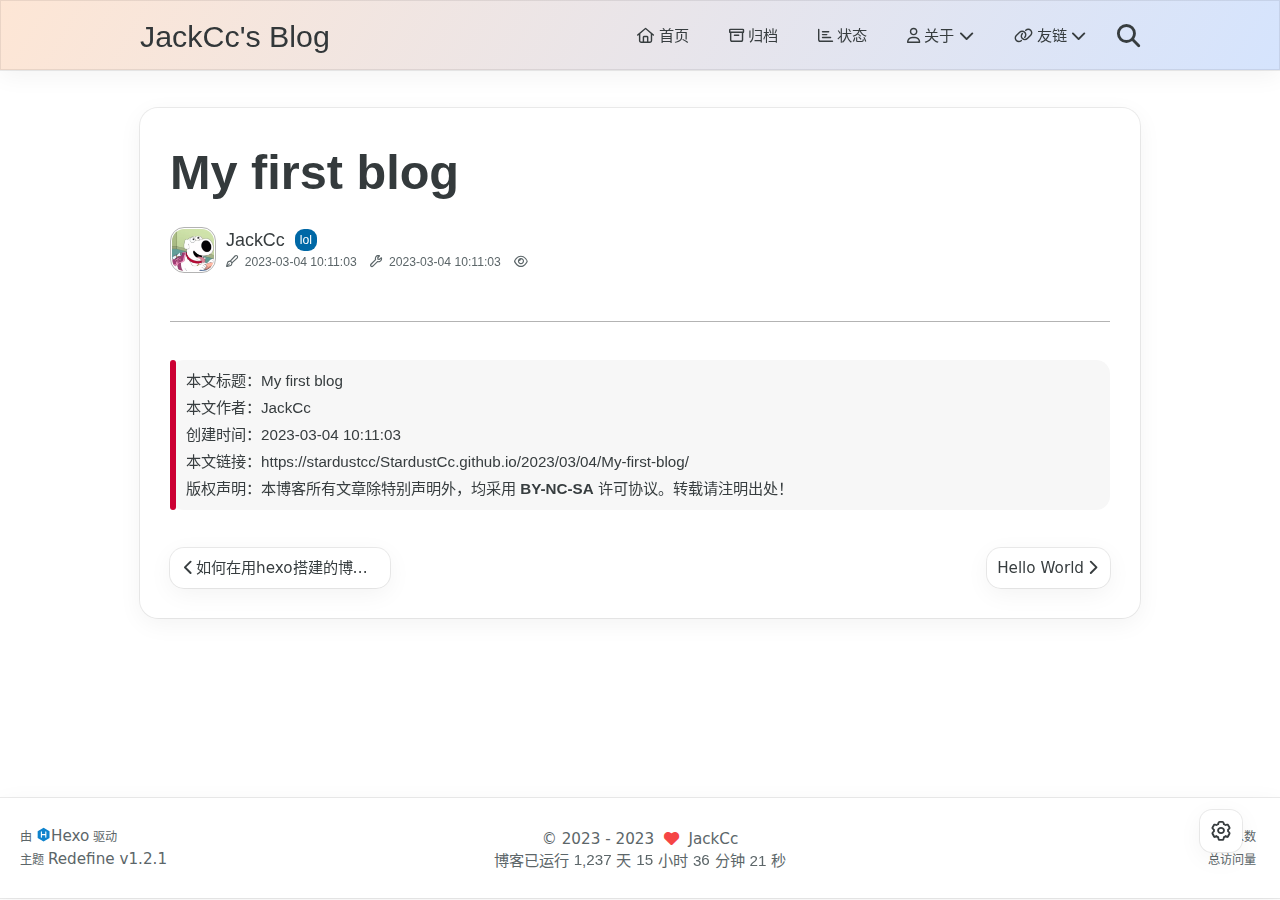
<file: 2023/03/04/My-first-blog/index.html>
<!DOCTYPE html>
<html lang="zh-CN">
<head>
    <meta charset="utf-8">
    <meta name="viewport" content="width=device-width, initial-scale=1">
    <meta name="keywords" content="Hexo Theme Redefine">
    <meta name="description" content="Why walk when you can fly">
    <meta name="author" content="JackCc">
    <link rel="apple-touch-icon" sizes="180x180" href="/images/apple-touch-icon-redefine.png">
    
    <!--- Seo Part-->
    
    <link rel="canonical" href="https://StardustCc/StardustCc.github.io/2023/03/04/my-first-blog/"/>
    <meta name="robots" content="index,follow">
    <meta name="googlebot" content="index,follow">
    <meta name="revisit-after" content="1 days">
    <meta property="og:type" content="article">
    <meta property="og:title" content="My first blog">
    <meta property="og:description" content="Why walk when you can fly">
    <meta property="og:url" content="https://StardustCc/StardustCc.github.io2023/03/04/My-first-blog/">
    
    <meta property="og:site_name" content="JackCc&#39;s Blog">
    <meta name="twitter:card" content="summary_large_image">
    <meta name="twitter:title" content="My first blog">
    <meta name="twitter:description" content="Why walk when you can fly">
    <meta name="twitter:image" content="/images/Three-dimensional-C.svg">
    <!--- Icon Part-->
    <link rel="icon" type="image/png" href="/images/Three-dimensional-C.svg" sizes="192x192">
    <link rel="apple-touch-icon" sizes="180x180" href="/images/Three-dimensional-C.svg">
    <meta name="theme-color" content="#005080">
    <link rel="shortcut icon" href="/images/Three-dimensional-C.svg">
    
    <title>
        
            My first blog -
        
        JackCc&#39;s Blog
    </title>
    
<link rel="stylesheet" href="/css/style.css">

    
<link rel="stylesheet" href="/assets/fonts.css">

    
    
    
    <script id="hexo-configurations">
    let REDEFINE = window.REDEFINE || {};
    REDEFINE.hexo_config = {"hostname":"stardustcc","root":"/","language":"zh-CN","path":"search.xml"};
    REDEFINE.theme_config = {"toc":{"enable":true,"number":false,"expand_all":true,"init_open":true},"style":{"primary_color":"#005080","avatar":"/images/brain.jpg","favicon":"/images/Three-dimensional-C.svg","og_image":{"enable":false,"image_url":null},"article_img_align":"center","right_side_width":"210px","content_max_width":"1000px","nav_color":{"left":"#f78736","right":"#367df7","transparency":35},"hover":{"shadow":true,"scale":false},"first_screen":{"enable":true,"background_image":{"light":"/images/wallhaven-wqery6-light.webp","dark":"/images/wallhaven-wqery6-dark.webp"},"title_color":{"light":"#fff","dark":"#d1d1b6"},"font_sizes":{"title":"2.8rem","subtitle":"1.5rem"},"line_height":1.2,"title":"Why walk when you can fly?","subtitle":{"enable":false,"list":[]},"custom_font":{"enable":false,"font_family":null,"font_url":null}},"scroll":{"progress_bar":{"enable":true},"percent":{"enable":false}}},"local_search":{"enable":true,"preload":true},"code_block":{"copy":true,"style":"simple","custom_font":{"enable":false,"font_family":null,"font_url":null}},"pjax":{"enable":true},"lazyload":{"enable":true},"version":"1.2.1","friend_links":{"columns":2},"home_article":{"date_format":"auto","category":{"enable":true,"limit":3},"tag":{"enable":true,"limit":3}},"plugins":{"aplayer":{"enable":false,"audio":[{"name":null,"artist":null,"url":null,"cover":null},{"name":null,"artist":null,"url":null,"cover":null}]},"mermaid":{"enable":false,"version":"9.3.0"}}};
    REDEFINE.language_ago = {"second":"%s 秒前","minute":"%s 分钟前","hour":"%s 小时前","day":"%s 天前","week":"%s 周前","month":"%s 个月前","year":"%s 年前"};
  </script>
    
    
<link rel="stylesheet" href="/fontawesome/fontawesome.min.css">

    
<link rel="stylesheet" href="/fontawesome/brands.min.css">

    
<link rel="stylesheet" href="/fontawesome/solid.min.css">

    
<link rel="stylesheet" href="/fontawesome/regular.min.css">

    
    
    
    
<meta name="generator" content="Hexo 5.4.2"></head>


<body>
<div class="progress-bar-container">
    
        <span class="scroll-progress-bar"></span>
    

    
        <span class="pjax-progress-bar"></span>
        <span class="pjax-progress-icon">
            <i class="fa-solid fa-circle-notch fa-spin"></i>
        </span>
    
</div>


<main class="page-container">

    

    <div class="page-main-content">

        <div class="page-main-content-top">
            <header class="menu-wrapper">
    
    <div class="menu-content">
        <div class="left">
            
            <a class="logo-title" href="/">
                
                JackCc&#39;s Blog
                
            </a>
        </div>

        <div class="right">
            <!-- PC -->
            <div class="pc">
                <ul class="menu-list">
                    
                        
                            <li class="menu-item">
                                <!-- Menu -->
                                <a class="" 
                                    href="/"  >
                                    
                                        
                                            <i class="fa-regular fa-house"></i>
                                        
                                        首页
                                    
                                </a>
                                <!-- Submenu -->
                                
                            </li>
                    
                        
                            <li class="menu-item">
                                <!-- Menu -->
                                <a class="" 
                                    href="/archives"  >
                                    
                                        
                                            <i class="fa-regular fa-archive"></i>
                                        
                                        归档
                                    
                                </a>
                                <!-- Submenu -->
                                
                            </li>
                    
                        
                            <li class="menu-item">
                                <!-- Menu -->
                                <a class="" 
                                    target="_blank" rel="noopener" href="https://status.evanluo.top/"  >
                                    
                                        
                                            <i class="fa-regular fa-chart-bar"></i>
                                        
                                        状态
                                    
                                </a>
                                <!-- Submenu -->
                                
                            </li>
                    
                        
                            <li class="menu-item">
                                <!-- Menu -->
                                <a class="has-dropdown" 
                                    href="#" onClick="return false;">
                                    
                                        
                                            <i class="fa-regular fa-user"></i>
                                        
                                        关于&nbsp;<i class="fa-solid fa-chevron-down"></i>
                                    
                                </a>
                                <!-- Submenu -->
                                
                                    <ul class="sub-menu">
                                    
                                        <li>
                                        <a href="/about">ME
                                        </a>
                                        </li>
                                    
                                        <li>
                                        <a target="_blank" rel="noopener" href="https://github.com/EvanNotFound/hexo-theme-redefine">GITHUB
                                        </a>
                                        </li>
                                    
                                        <li>
                                        <a target="_blank" rel="noopener" href="https://ohevan.com">BLOG
                                        </a>
                                        </li>
                                    
                                        <li>
                                        <a href="/friends">FRIENDS
                                        </a>
                                        </li>
                                    
                                    </ul>
                                
                            </li>
                    
                        
                            <li class="menu-item">
                                <!-- Menu -->
                                <a class="has-dropdown" 
                                    href="#" onClick="return false;">
                                    
                                        
                                            <i class="fa-regular fa-link"></i>
                                        
                                        友链&nbsp;<i class="fa-solid fa-chevron-down"></i>
                                    
                                </a>
                                <!-- Submenu -->
                                
                                    <ul class="sub-menu">
                                    
                                        <li>
                                        <a href="/link1">状态
                                        </a>
                                        </li>
                                    
                                        <li>
                                        <a href="/link2">GITHUB
                                        </a>
                                        </li>
                                    
                                        <li>
                                        <a href="/link3">BLOG
                                        </a>
                                        </li>
                                    
                                    </ul>
                                
                            </li>
                    
                    
                        <li class="menu-item search search-popup-trigger">
                            <i class="fa-solid fa-magnifying-glass"></i>
                        </li>
                    
                </ul>
            </div>
            <!-- Mobile -->
            <div class="mobile">
                
                    <div class="icon-item search search-popup-trigger"><i class="fa-solid fa-magnifying-glass"></i></div>
                
                <div class="icon-item menu-bar">
                    <div class="menu-bar-middle"></div>
                </div>
            </div>
        </div>
    </div>

    <!-- Mobile drawer -->
    <div class="menu-drawer">
        <ul class="drawer-menu-list">
            
                
                    <li class="drawer-menu-item flex-center">
                        <a class="" 
                        href="/"  >
                             
                                
                                    <i class="fa-regular fa-house"></i>
                                
                                首页
                            
                        </a>
                    </li>
                    <!-- Submenu -->
                    
            
                
                    <li class="drawer-menu-item flex-center">
                        <a class="" 
                        href="/archives"  >
                             
                                
                                    <i class="fa-regular fa-archive"></i>
                                
                                归档
                            
                        </a>
                    </li>
                    <!-- Submenu -->
                    
            
                
                    <li class="drawer-menu-item flex-center">
                        <a class="" 
                        target="_blank" rel="noopener" href="https://status.evanluo.top/"  >
                             
                                
                                    <i class="fa-regular fa-chart-bar"></i>
                                
                                状态
                            
                        </a>
                    </li>
                    <!-- Submenu -->
                    
            
                
                    <li class="drawer-menu-item flex-center">
                        <a class="has-dropdown" 
                        href="#" onClick="return false;">
                            
                                
                                    <i class="fa-regular fa-user"></i>
                                
                                关于&nbsp;<i class="fa-solid fa-chevron-down"></i>
                            
                        </a>
                    </li>
                    <!-- Submenu -->
                              
                        
                            <li class="dropdown-item flex-center">
                                <a class="dropdown-item" href="/about">ME</a>
                            </li>
                        
                            <li class="dropdown-item flex-center">
                                <a class="dropdown-item" target="_blank" rel="noopener" href="https://github.com/EvanNotFound/hexo-theme-redefine">GITHUB</a>
                            </li>
                        
                            <li class="dropdown-item flex-center">
                                <a class="dropdown-item" target="_blank" rel="noopener" href="https://ohevan.com">BLOG</a>
                            </li>
                        
                            <li class="dropdown-item flex-center">
                                <a class="dropdown-item" href="/friends">FRIENDS</a>
                            </li>
                        
                    
            
                
                    <li class="drawer-menu-item flex-center">
                        <a class="has-dropdown" 
                        href="#" onClick="return false;">
                            
                                
                                    <i class="fa-regular fa-link"></i>
                                
                                友链&nbsp;<i class="fa-solid fa-chevron-down"></i>
                            
                        </a>
                    </li>
                    <!-- Submenu -->
                              
                        
                            <li class="dropdown-item flex-center">
                                <a class="dropdown-item" href="/link1">状态</a>
                            </li>
                        
                            <li class="dropdown-item flex-center">
                                <a class="dropdown-item" href="/link2">GITHUB</a>
                            </li>
                        
                            <li class="dropdown-item flex-center">
                                <a class="dropdown-item" href="/link3">BLOG</a>
                            </li>
                        
                    
            

        </ul>
    </div>

    <div class="window-mask"></div>

</header>


        </div>

        <div class="page-main-content-middle">

            <div class="main-content">

                
                    <div class="fade-in-down-animation">
    <div class="post-page-container">
        <div class="article-content-container">

            
            
                <div class="article-title">
                    <h1 class="article-title-regular">My first blog</h1>
                </div>
            
                
            

            
                <div class="article-header">
                    <div class="avatar">
                        <img src="/images/brain.jpg">
                    </div>
                    <div class="info">
                        <div class="author">
                            <span class="name">JackCc</span>
                            
                                <span class="author-label">lol</span>
                            
                        </div>
                        <div class="meta-info">
                            <div class="article-meta-info">
    <span class="article-date article-meta-item">
        <i class="fa-regular fa-pen-fancy"></i>&nbsp;
        <span class="pc">2023-03-04 10:11:03</span>
        <span class="mobile">2023-03-04 10:11</span>
        <span class="hover-info">创建</span>
    </span>
    
        <span class="article-date article-meta-item">
            <i class="fa-regular fa-wrench"></i>&nbsp;
            <span class="pc">2023-03-04 10:11:03</span>
            <span class="mobile">2023-03-04 10:11</span>
            <span class="hover-info">更新</span>
        </span>
    

    
    

    
    
    
    
        <span class="article-pv article-meta-item">
            <i class="fa-regular fa-eye"></i>&nbsp;<span id="busuanzi_value_page_pv"></span>
        </span>
    
</div>

                        </div>
                    </div>
                </div>
            

            <div class="article-content markdown-body">
                
            </div>

            
                <div class="post-copyright-info">
                    <div class="article-copyright-info-container">
    <ul>
        <li>本文标题：My first blog</li>
        <li>本文作者：JackCc</li>
        <li>创建时间：2023-03-04 10:11:03</li>
        <li>
            本文链接：https://stardustcc/StardustCc.github.io/2023/03/04/My-first-blog/
        </li>
        <li>
            版权声明：本博客所有文章除特别声明外，均采用 <a class="license" target="_blank" rel="noopener" href="https://creativecommons.org/licenses/by-nc-sa/4.0/deed.zh">BY-NC-SA</a> 许可协议。转载请注明出处！
        </li>
    </ul>
</div>

                </div>
            

            

            

            
                <div class="article-nav">
                    
                        <div class="article-prev">
                            <a class="prev"
                            rel="prev"
                            href="/2023/03/07/%E5%A6%82%E4%BD%95%E5%9C%A8hexo%E4%B8%8A%E5%88%9B%E5%BB%BA%E5%B9%B6%E7%BC%96%E5%86%99%E4%B8%80%E7%AF%87%E6%96%87%E7%AB%A0/"
                            >
                                <span class="left arrow-icon flex-center">
                                    <i class="fa-solid fa-chevron-left"></i>
                                </span>
                                <span class="title flex-center">
                                    <span class="post-nav-title-item">如何在用hexo搭建的博客上创建并编写一篇文章</span>
                                    <span class="post-nav-item">上一篇</span>
                                </span>
                            </a>
                        </div>
                    
                    
                        <div class="article-next">
                            <a class="next"
                            rel="next"
                            href="/2023/03/04/hello-world/"
                            >
                                <span class="title flex-center">
                                    <span class="post-nav-title-item">Hello World</span>
                                    <span class="post-nav-item">下一篇</span>
                                </span>
                                <span class="right arrow-icon flex-center">
                                    <i class="fa-solid fa-chevron-right"></i>
                                </span>
                            </a>
                        </div>
                    
                </div>
            


            
        </div>

        
            <div class="toc-content-container">
                <div class="post-toc-wrap">
    <div class="post-toc">
        <div class="toc-title">此页目录</div>
        <div class="page-title">My first blog</div>
        

    </div>
</div>
            </div>
        
    </div>
</div>


                

            </div>



        </div>

        <div class="page-main-content-bottom">
            <footer class="footer">
    <div class="info-container">
        <div class="copyright-info">
            &copy;
            
              <span>2023</span>
              -
            
            2023&nbsp;&nbsp;<i class="fa-solid fa-heart fa-beat" style="--fa-animation-duration: 0.5s; color: #f54545"></i>&nbsp;&nbsp;<a href="/">JackCc</a>
        </div>
        
            <script async data-pjax src="//busuanzi.ibruce.info/busuanzi/2.3/busuanzi.pure.mini.js"></script>
            <div class="website-count info-item">
                
                    <span id="busuanzi_container_site_uv" class="busuanzi_container_site_uv">
                        访问人数&nbsp;<span id="busuanzi_value_site_uv" class="busuanzi_value_site_uv"></span>
                    </span>
                
                
                    <span id="busuanzi_container_site_pv" class="busuanzi_container_site_pv">
                        总访问量&nbsp;<span id="busuanzi_value_site_pv" class="busuanzi_value_site_pv"></span>
                    </span>
                
            </div>
        
        <div class="theme-info info-item">
            <span class="powered-by-container">由 <?xml version="1.0" encoding="utf-8"?><!DOCTYPE svg PUBLIC "-//W3C//DTD SVG 1.1//EN" "http://www.w3.org/Graphics/SVG/1.1/DTD/svg11.dtd"><svg version="1.1" id="圖層_1" xmlns="http://www.w3.org/2000/svg" xmlns:xlink="http://www.w3.org/1999/xlink" x="0px" y="0px" width="1rem" height="1rem" viewBox="0 0 512 512" enable-background="new 0 0 512 512" xml:space="preserve"><path fill="#0E83CD" d="M256.4,25.8l-200,115.5L56,371.5l199.6,114.7l200-115.5l0.4-230.2L256.4,25.8z M349,354.6l-18.4,10.7l-18.6-11V275H200v79.6l-18.4,10.7l-18.6-11v-197l18.5-10.6l18.5,10.8V237h112v-79.6l18.5-10.6l18.5,10.8V354.6z"/></svg><a target="_blank" href="https://hexo.io">Hexo</a> 驱动</span>
                <br> 
            <span class="theme-version-container">主题&nbsp;<a class="theme-version" target="_blank" href="https://github.com/EvanNotFound/hexo-theme-redefine">Redefine v1.2.1</a>
        </div>
        
        
        
            <div id="start_time_div" style="display:none">
                2023/3/04 11:45:14
            </div>
            <div>
                博客已运行 <span class="odometer" id="runtime_days" ></span> 天 <span class="odometer" id="runtime_hours"></span> 小时 <span class="odometer" id="runtime_minutes"></span> 分钟 <span class="odometer" id="runtime_seconds"></span> 秒
            </div>
        
        
        
            <script async data-pjax>
                try {
                    function odometer_init() {
                    const elements = document.querySelectorAll('.odometer');
                    elements.forEach(el => {
                        new Odometer({
                            el,
                            format: '( ddd).dd',
                            duration: 200
                        });
                    });
                    }
                    odometer_init();
                } catch (error) {}
            </script>
        
        
        
    </div>  
</footer>
        </div>
    </div>

    
        <div class="post-tools">
            <div class="post-tools-container">
    <ul class="tools-list">
        <!-- TOC aside toggle -->
        
            <li class="right-bottom-tools page-aside-toggle">
                <i class="fa-regular fa-outdent"></i>
            </li>
        

        <!-- go comment -->
        
    </ul>
</div>

        </div>
    

    <div class="right-bottom-side-tools">
        <div class="side-tools-container">
    <ul class="unfolded-tools-list">
        <li class="right-bottom-tools tool-font-adjust-plus flex-center">
            <i class="fa-regular fa-magnifying-glass-plus"></i>
        </li>

        <li class="right-bottom-tools tool-font-adjust-minus flex-center">
            <i class="fa-regular fa-magnifying-glass-minus"></i>
        </li>

        <li class="right-bottom-tools tool-expand-width flex-center">
            <i class="fa-regular fa-expand"></i>
        </li>

        <li class="right-bottom-tools tool-dark-light-toggle flex-center">
            <i class="fa-regular fa-moon"></i>
        </li>

        <!-- rss -->
        

        
            <li class="right-bottom-tools tool-scroll-to-top flex-center">
                <i class="fa-regular fa-arrow-up"></i>
            </li>
        

        <li class="right-bottom-tools tool-scroll-to-bottom flex-center">
            <i class="fa-regular fa-arrow-down"></i>
        </li>
    </ul>

    <ul class="folded-tools-list">
        <li class="right-bottom-tools tool-toggle-show flex-center">
            <i class="fa-regular fa-cog fa-spin"></i>
        </li>
        
    </ul>
</div>

    </div>

    <div class="image-viewer-container">
    <img src="">
</div>


    
        <div class="search-pop-overlay">
    <div class="popup search-popup">
        <div class="search-header">
          <span class="search-input-field-pre">
            <i class="fa-solid fa-keyboard"></i>
          </span>
            <div class="search-input-container">
                <input autocomplete="off"
                       autocorrect="off"
                       autocapitalize="off"
                       placeholder="搜索..."
                       spellcheck="false"
                       type="search"
                       class="search-input"
                >
            </div>
            <span class="popup-btn-close">
                <i class="fa-solid fa-times"></i>
            </span>
        </div>
        <div id="search-result">
            <div id="no-result">
                <i class="fa-solid fa-spinner fa-spin-pulse fa-5x fa-fw"></i>
            </div>
        </div>
    </div>
</div>

    


</main>




<script src="/js/utils.js"></script>

<script src="/js/main.js"></script>

<script src="/js/layouts/menu-shrink.js"></script>

<script src="/js/tools/go-top-bottom.js"></script>

<script src="/js/tools/dark-light-toggle.js"></script>



    
<script src="/js/tools/local-search.js"></script>




    
<script src="/js/tools/code-block.js"></script>




    
<script src="/js/layouts/lazyload.js"></script>




    
<script src="/js/tools/runtime.js"></script>

    
<script src="/js/layouts/odometer.min.js"></script>

    
<link rel="stylesheet" href="/assets/odometer-theme-minimal.css">









<div class="post-scripts pjax">
    
        
<script src="/js/tools/toc-toggle.js"></script>

<script src="/js/libs/anime.min.js"></script>

<script src="/js/layouts/toc.js"></script>

<script src="/js/plugins/tabs.js"></script>

    
</div>


    
<script src="/js/libs/pjax.min.js"></script>

<script>
    window.addEventListener('DOMContentLoaded', () => {
        window.pjax = new Pjax({
            selectors: [
                'head title',
                '.page-container',
                '.pjax'
            ],
            history: true,
            debug: false,
            cacheBust: false,
            timeout: 0,
            analytics: false,
            currentUrlFullReload: false,
            scrollRestoration: false,
            // scrollTo: true,
        });

        document.addEventListener('pjax:send', () => {
            REDEFINE.utils.pjaxProgressBarStart();
        });

        document.addEventListener('pjax:complete', () => {
            REDEFINE.utils.pjaxProgressBarEnd();
            window.pjax.executeScripts(document.querySelectorAll('script[data-pjax], .pjax script'));
            REDEFINE.refresh();
        });
    });
</script>




</body>
</html>
</file>
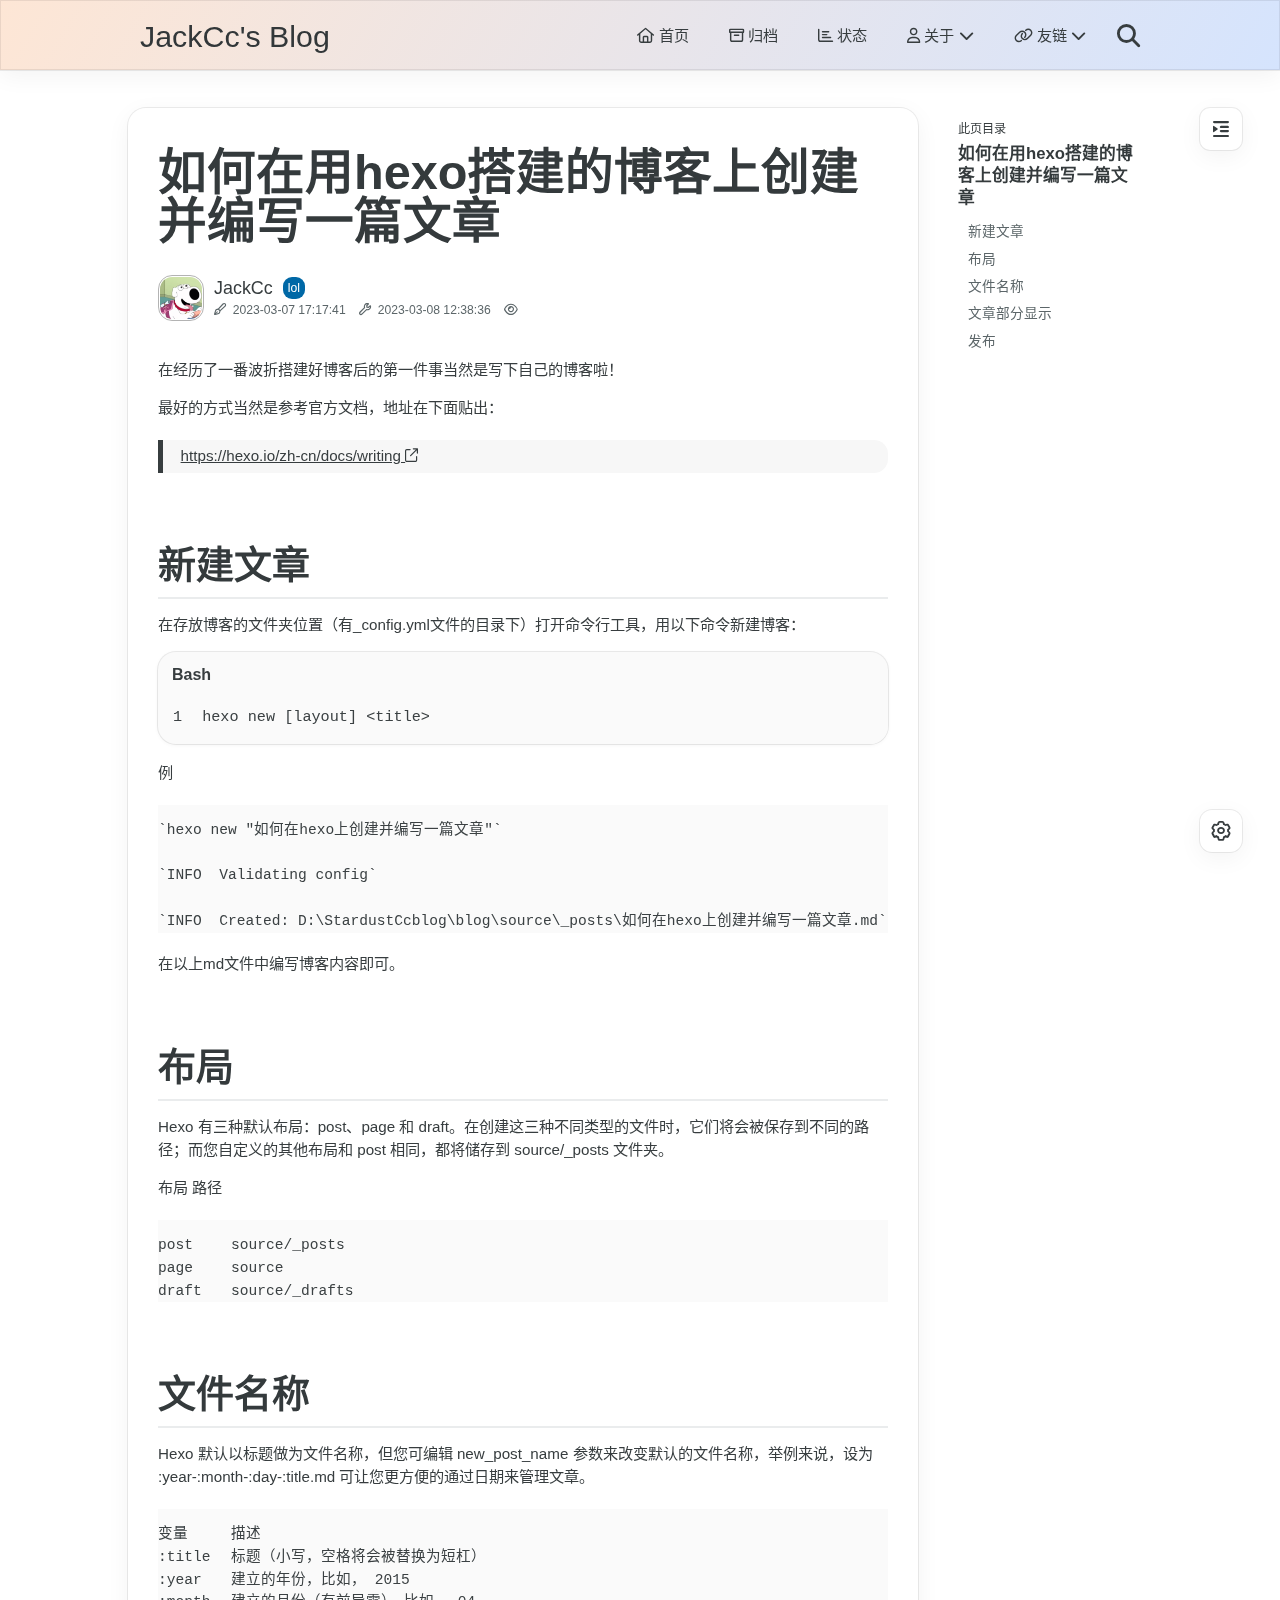
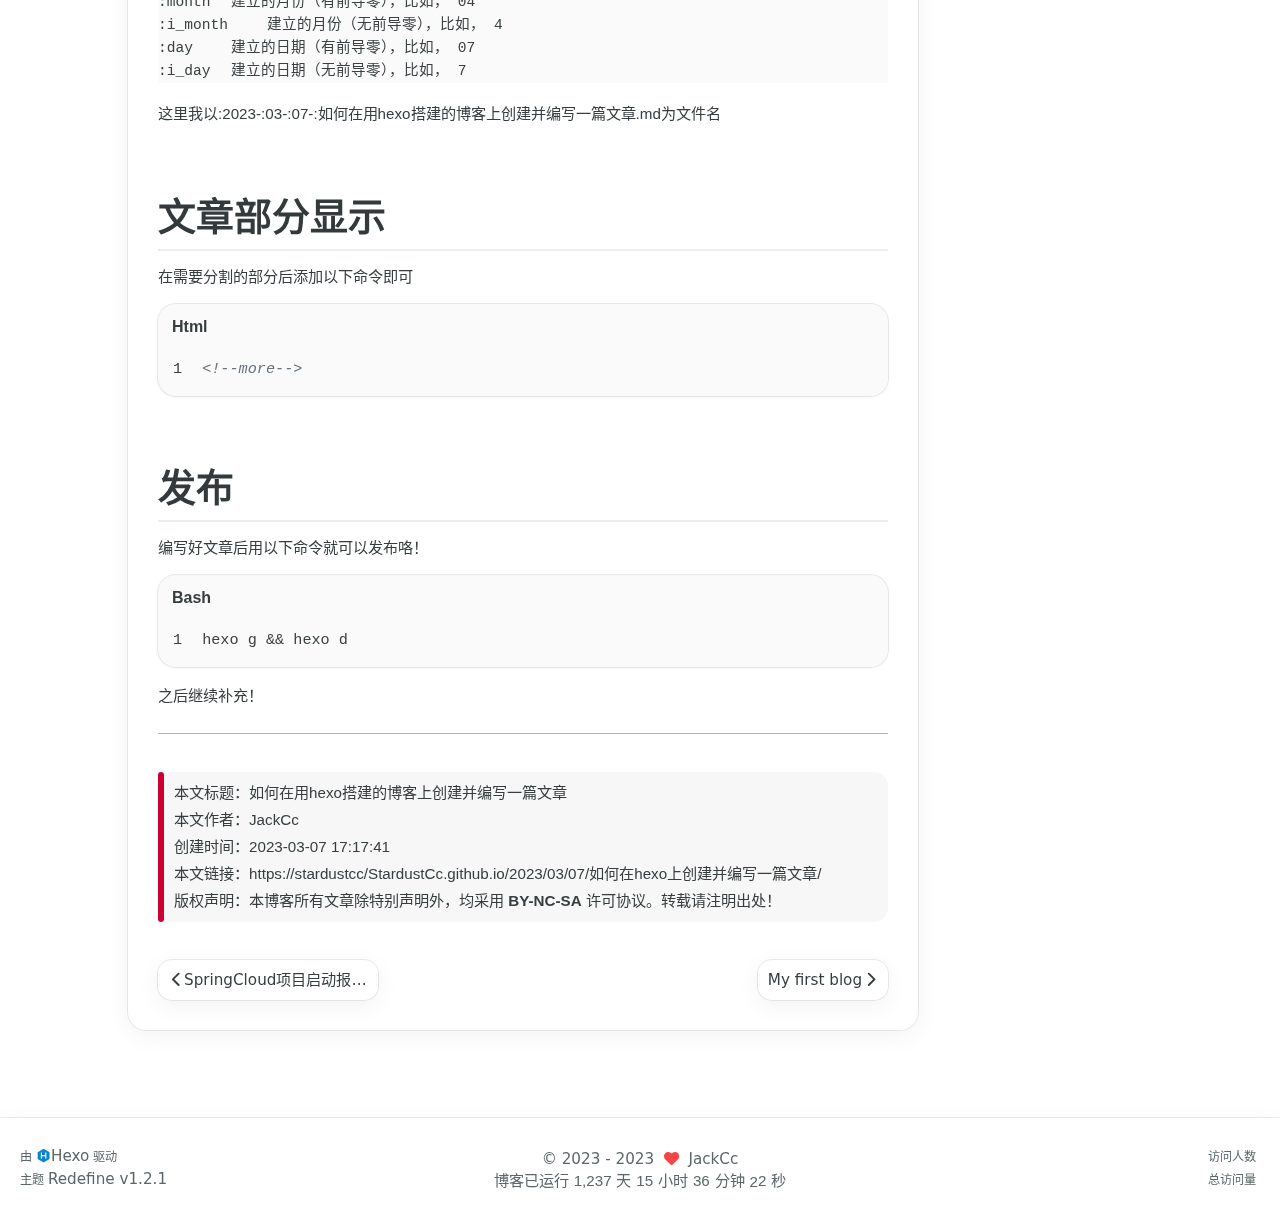
<file: 2023/03/07/如何在hexo上创建并编写一篇文章/index.html>
<!DOCTYPE html>
<html lang="zh-CN">
<head>
    <meta charset="utf-8">
    <meta name="viewport" content="width=device-width, initial-scale=1">
    <meta name="keywords" content="Hexo Theme Redefine">
    <meta name="description" content="Why walk when you can fly">
    <meta name="author" content="JackCc">
    <link rel="apple-touch-icon" sizes="180x180" href="/images/apple-touch-icon-redefine.png">
    
    <!--- Seo Part-->
    
    <link rel="canonical" href="https://StardustCc/StardustCc.github.io/2023/03/07/如何在hexo上创建并编写一篇文章/"/>
    <meta name="robots" content="index,follow">
    <meta name="googlebot" content="index,follow">
    <meta name="revisit-after" content="1 days">
    <meta property="og:type" content="article">
    <meta property="og:title" content="如何在用hexo搭建的博客上创建并编写一篇文章">
    <meta property="og:description" content="Why walk when you can fly">
    <meta property="og:url" content="https://StardustCc/StardustCc.github.io2023/03/07/如何在hexo上创建并编写一篇文章/">
    
    <meta property="og:site_name" content="JackCc&#39;s Blog">
    <meta name="twitter:card" content="summary_large_image">
    <meta name="twitter:title" content="如何在用hexo搭建的博客上创建并编写一篇文章">
    <meta name="twitter:description" content="Why walk when you can fly">
    <meta name="twitter:image" content="/images/Three-dimensional-C.svg">
    <!--- Icon Part-->
    <link rel="icon" type="image/png" href="/images/Three-dimensional-C.svg" sizes="192x192">
    <link rel="apple-touch-icon" sizes="180x180" href="/images/Three-dimensional-C.svg">
    <meta name="theme-color" content="#005080">
    <link rel="shortcut icon" href="/images/Three-dimensional-C.svg">
    
    <title>
        
            如何在用hexo搭建的博客上创建并编写一篇文章 -
        
        JackCc&#39;s Blog
    </title>
    
<link rel="stylesheet" href="/css/style.css">

    
<link rel="stylesheet" href="/assets/fonts.css">

    
    
    
    <script id="hexo-configurations">
    let REDEFINE = window.REDEFINE || {};
    REDEFINE.hexo_config = {"hostname":"stardustcc","root":"/","language":"zh-CN","path":"search.xml"};
    REDEFINE.theme_config = {"toc":{"enable":true,"number":false,"expand_all":true,"init_open":true},"style":{"primary_color":"#005080","avatar":"/images/brain.jpg","favicon":"/images/Three-dimensional-C.svg","og_image":{"enable":false,"image_url":null},"article_img_align":"center","right_side_width":"210px","content_max_width":"1000px","nav_color":{"left":"#f78736","right":"#367df7","transparency":35},"hover":{"shadow":true,"scale":false},"first_screen":{"enable":true,"background_image":{"light":"/images/wallhaven-wqery6-light.webp","dark":"/images/wallhaven-wqery6-dark.webp"},"title_color":{"light":"#fff","dark":"#d1d1b6"},"font_sizes":{"title":"2.8rem","subtitle":"1.5rem"},"line_height":1.2,"title":"Why walk when you can fly?","subtitle":{"enable":false,"list":[]},"custom_font":{"enable":false,"font_family":null,"font_url":null}},"scroll":{"progress_bar":{"enable":true},"percent":{"enable":false}}},"local_search":{"enable":true,"preload":true},"code_block":{"copy":true,"style":"simple","custom_font":{"enable":false,"font_family":null,"font_url":null}},"pjax":{"enable":true},"lazyload":{"enable":true},"version":"1.2.1","friend_links":{"columns":2},"home_article":{"date_format":"auto","category":{"enable":true,"limit":3},"tag":{"enable":true,"limit":3}},"plugins":{"aplayer":{"enable":false,"audio":[{"name":null,"artist":null,"url":null,"cover":null},{"name":null,"artist":null,"url":null,"cover":null}]},"mermaid":{"enable":false,"version":"9.3.0"}}};
    REDEFINE.language_ago = {"second":"%s 秒前","minute":"%s 分钟前","hour":"%s 小时前","day":"%s 天前","week":"%s 周前","month":"%s 个月前","year":"%s 年前"};
  </script>
    
    
<link rel="stylesheet" href="/fontawesome/fontawesome.min.css">

    
<link rel="stylesheet" href="/fontawesome/brands.min.css">

    
<link rel="stylesheet" href="/fontawesome/solid.min.css">

    
<link rel="stylesheet" href="/fontawesome/regular.min.css">

    
    
    
    
<meta name="generator" content="Hexo 5.4.2"></head>


<body>
<div class="progress-bar-container">
    
        <span class="scroll-progress-bar"></span>
    

    
        <span class="pjax-progress-bar"></span>
        <span class="pjax-progress-icon">
            <i class="fa-solid fa-circle-notch fa-spin"></i>
        </span>
    
</div>


<main class="page-container">

    

    <div class="page-main-content">

        <div class="page-main-content-top">
            <header class="menu-wrapper">
    
    <div class="menu-content">
        <div class="left">
            
            <a class="logo-title" href="/">
                
                JackCc&#39;s Blog
                
            </a>
        </div>

        <div class="right">
            <!-- PC -->
            <div class="pc">
                <ul class="menu-list">
                    
                        
                            <li class="menu-item">
                                <!-- Menu -->
                                <a class="" 
                                    href="/"  >
                                    
                                        
                                            <i class="fa-regular fa-house"></i>
                                        
                                        首页
                                    
                                </a>
                                <!-- Submenu -->
                                
                            </li>
                    
                        
                            <li class="menu-item">
                                <!-- Menu -->
                                <a class="" 
                                    href="/archives"  >
                                    
                                        
                                            <i class="fa-regular fa-archive"></i>
                                        
                                        归档
                                    
                                </a>
                                <!-- Submenu -->
                                
                            </li>
                    
                        
                            <li class="menu-item">
                                <!-- Menu -->
                                <a class="" 
                                    target="_blank" rel="noopener" href="https://status.evanluo.top/"  >
                                    
                                        
                                            <i class="fa-regular fa-chart-bar"></i>
                                        
                                        状态
                                    
                                </a>
                                <!-- Submenu -->
                                
                            </li>
                    
                        
                            <li class="menu-item">
                                <!-- Menu -->
                                <a class="has-dropdown" 
                                    href="#" onClick="return false;">
                                    
                                        
                                            <i class="fa-regular fa-user"></i>
                                        
                                        关于&nbsp;<i class="fa-solid fa-chevron-down"></i>
                                    
                                </a>
                                <!-- Submenu -->
                                
                                    <ul class="sub-menu">
                                    
                                        <li>
                                        <a href="/about">ME
                                        </a>
                                        </li>
                                    
                                        <li>
                                        <a target="_blank" rel="noopener" href="https://github.com/EvanNotFound/hexo-theme-redefine">GITHUB
                                        </a>
                                        </li>
                                    
                                        <li>
                                        <a target="_blank" rel="noopener" href="https://ohevan.com">BLOG
                                        </a>
                                        </li>
                                    
                                        <li>
                                        <a href="/friends">FRIENDS
                                        </a>
                                        </li>
                                    
                                    </ul>
                                
                            </li>
                    
                        
                            <li class="menu-item">
                                <!-- Menu -->
                                <a class="has-dropdown" 
                                    href="#" onClick="return false;">
                                    
                                        
                                            <i class="fa-regular fa-link"></i>
                                        
                                        友链&nbsp;<i class="fa-solid fa-chevron-down"></i>
                                    
                                </a>
                                <!-- Submenu -->
                                
                                    <ul class="sub-menu">
                                    
                                        <li>
                                        <a href="/link1">状态
                                        </a>
                                        </li>
                                    
                                        <li>
                                        <a href="/link2">GITHUB
                                        </a>
                                        </li>
                                    
                                        <li>
                                        <a href="/link3">BLOG
                                        </a>
                                        </li>
                                    
                                    </ul>
                                
                            </li>
                    
                    
                        <li class="menu-item search search-popup-trigger">
                            <i class="fa-solid fa-magnifying-glass"></i>
                        </li>
                    
                </ul>
            </div>
            <!-- Mobile -->
            <div class="mobile">
                
                    <div class="icon-item search search-popup-trigger"><i class="fa-solid fa-magnifying-glass"></i></div>
                
                <div class="icon-item menu-bar">
                    <div class="menu-bar-middle"></div>
                </div>
            </div>
        </div>
    </div>

    <!-- Mobile drawer -->
    <div class="menu-drawer">
        <ul class="drawer-menu-list">
            
                
                    <li class="drawer-menu-item flex-center">
                        <a class="" 
                        href="/"  >
                             
                                
                                    <i class="fa-regular fa-house"></i>
                                
                                首页
                            
                        </a>
                    </li>
                    <!-- Submenu -->
                    
            
                
                    <li class="drawer-menu-item flex-center">
                        <a class="" 
                        href="/archives"  >
                             
                                
                                    <i class="fa-regular fa-archive"></i>
                                
                                归档
                            
                        </a>
                    </li>
                    <!-- Submenu -->
                    
            
                
                    <li class="drawer-menu-item flex-center">
                        <a class="" 
                        target="_blank" rel="noopener" href="https://status.evanluo.top/"  >
                             
                                
                                    <i class="fa-regular fa-chart-bar"></i>
                                
                                状态
                            
                        </a>
                    </li>
                    <!-- Submenu -->
                    
            
                
                    <li class="drawer-menu-item flex-center">
                        <a class="has-dropdown" 
                        href="#" onClick="return false;">
                            
                                
                                    <i class="fa-regular fa-user"></i>
                                
                                关于&nbsp;<i class="fa-solid fa-chevron-down"></i>
                            
                        </a>
                    </li>
                    <!-- Submenu -->
                              
                        
                            <li class="dropdown-item flex-center">
                                <a class="dropdown-item" href="/about">ME</a>
                            </li>
                        
                            <li class="dropdown-item flex-center">
                                <a class="dropdown-item" target="_blank" rel="noopener" href="https://github.com/EvanNotFound/hexo-theme-redefine">GITHUB</a>
                            </li>
                        
                            <li class="dropdown-item flex-center">
                                <a class="dropdown-item" target="_blank" rel="noopener" href="https://ohevan.com">BLOG</a>
                            </li>
                        
                            <li class="dropdown-item flex-center">
                                <a class="dropdown-item" href="/friends">FRIENDS</a>
                            </li>
                        
                    
            
                
                    <li class="drawer-menu-item flex-center">
                        <a class="has-dropdown" 
                        href="#" onClick="return false;">
                            
                                
                                    <i class="fa-regular fa-link"></i>
                                
                                友链&nbsp;<i class="fa-solid fa-chevron-down"></i>
                            
                        </a>
                    </li>
                    <!-- Submenu -->
                              
                        
                            <li class="dropdown-item flex-center">
                                <a class="dropdown-item" href="/link1">状态</a>
                            </li>
                        
                            <li class="dropdown-item flex-center">
                                <a class="dropdown-item" href="/link2">GITHUB</a>
                            </li>
                        
                            <li class="dropdown-item flex-center">
                                <a class="dropdown-item" href="/link3">BLOG</a>
                            </li>
                        
                    
            

        </ul>
    </div>

    <div class="window-mask"></div>

</header>


        </div>

        <div class="page-main-content-middle">

            <div class="main-content">

                
                    <div class="fade-in-down-animation">
    <div class="post-page-container">
        <div class="article-content-container">

            
            
                <div class="article-title">
                    <h1 class="article-title-regular">如何在用hexo搭建的博客上创建并编写一篇文章</h1>
                </div>
            
                
            

            
                <div class="article-header">
                    <div class="avatar">
                        <img src="/images/brain.jpg">
                    </div>
                    <div class="info">
                        <div class="author">
                            <span class="name">JackCc</span>
                            
                                <span class="author-label">lol</span>
                            
                        </div>
                        <div class="meta-info">
                            <div class="article-meta-info">
    <span class="article-date article-meta-item">
        <i class="fa-regular fa-pen-fancy"></i>&nbsp;
        <span class="pc">2023-03-07 17:17:41</span>
        <span class="mobile">2023-03-07 17:17</span>
        <span class="hover-info">创建</span>
    </span>
    
        <span class="article-date article-meta-item">
            <i class="fa-regular fa-wrench"></i>&nbsp;
            <span class="pc">2023-03-08 12:38:36</span>
            <span class="mobile">2023-03-08 12:38</span>
            <span class="hover-info">更新</span>
        </span>
    

    
    

    
    
    
    
        <span class="article-pv article-meta-item">
            <i class="fa-regular fa-eye"></i>&nbsp;<span id="busuanzi_value_page_pv"></span>
        </span>
    
</div>

                        </div>
                    </div>
                </div>
            

            <div class="article-content markdown-body">
                <p>在经历了一番波折搭建好博客后的第一件事当然是写下自己的博客啦！</p>
<p>最好的方式当然是参考官方文档，地址在下面贴出：</p>
<blockquote>
<p><a class="link"   target="_blank" rel="noopener" href="https://hexo.io/zh-cn/docs/writing" >https://hexo.io/zh-cn/docs/writing <i class="fa-regular fa-arrow-up-right-from-square fa-sm"></i></a></p>
</blockquote>
<span id="more"></span>

<h2 id="新建文章"><a href="#新建文章" class="headerlink" title="新建文章"></a>新建文章</h2><p>在存放博客的文件夹位置（有_config.yml文件的目录下）打开命令行工具，用以下命令新建博客：</p>
<div class="highlight-container" data-rel="Bash"><figure class="iseeu highlight bash"><table><tr><td class="gutter"><pre><span class="line">1</span><br></pre></td><td class="code"><pre><span class="line">hexo new [layout] &lt;title&gt;</span><br></pre></td></tr></table></figure></div>

<p>例</p>
<pre><code>`hexo new &quot;如何在hexo上创建并编写一篇文章&quot;`

`INFO  Validating config`

`INFO  Created: D:\StardustCcblog\blog\source\_posts\如何在hexo上创建并编写一篇文章.md`
</code></pre>
<p>在以上md文件中编写博客内容即可。</p>
<h2 id="布局"><a href="#布局" class="headerlink" title="布局"></a>布局</h2><p>Hexo 有三种默认布局：post、page 和 draft。在创建这三种不同类型的文件时，它们将会被保存到不同的路径；而您自定义的其他布局和 post 相同，都将储存到 source&#x2F;_posts 文件夹。</p>
<p>布局	路径</p>
<pre><code>post	source/_posts
page	source
draft	source/_drafts
</code></pre>
<h2 id="文件名称"><a href="#文件名称" class="headerlink" title="文件名称"></a>文件名称</h2><p>Hexo 默认以标题做为文件名称，但您可编辑 new_post_name 参数来改变默认的文件名称，举例来说，设为 :year-:month-:day-:title.md 可让您更方便的通过日期来管理文章。</p>
<pre><code>变量		描述
:title	标题（小写，空格将会被替换为短杠）
:year	建立的年份，比如， 2015
:month	建立的月份（有前导零），比如， 04
:i_month	建立的月份（无前导零），比如， 4
:day	建立的日期（有前导零），比如， 07
:i_day	建立的日期（无前导零），比如， 7
</code></pre>
<p>这里我以:2023-:03-:07-:如何在用hexo搭建的博客上创建并编写一篇文章.md为文件名</p>
<h2 id="文章部分显示"><a href="#文章部分显示" class="headerlink" title="文章部分显示"></a>文章部分显示</h2><p>在需要分割的部分后添加以下命令即可</p>
<div class="highlight-container" data-rel="Html"><figure class="iseeu highlight html"><table><tr><td class="gutter"><pre><span class="line">1</span><br></pre></td><td class="code"><pre><span class="line"><span class="comment">&lt;!--more--&gt;</span></span><br></pre></td></tr></table></figure></div>

<h2 id="发布"><a href="#发布" class="headerlink" title="发布"></a>发布</h2><p>编写好文章后用以下命令就可以发布咯！</p>
<div class="highlight-container" data-rel="Bash"><figure class="iseeu highlight bash"><table><tr><td class="gutter"><pre><span class="line">1</span><br></pre></td><td class="code"><pre><span class="line">hexo g &amp;&amp; hexo d</span><br></pre></td></tr></table></figure></div>

<p>之后继续补充！</p>

            </div>

            
                <div class="post-copyright-info">
                    <div class="article-copyright-info-container">
    <ul>
        <li>本文标题：如何在用hexo搭建的博客上创建并编写一篇文章</li>
        <li>本文作者：JackCc</li>
        <li>创建时间：2023-03-07 17:17:41</li>
        <li>
            本文链接：https://stardustcc/StardustCc.github.io/2023/03/07/如何在hexo上创建并编写一篇文章/
        </li>
        <li>
            版权声明：本博客所有文章除特别声明外，均采用 <a class="license" target="_blank" rel="noopener" href="https://creativecommons.org/licenses/by-nc-sa/4.0/deed.zh">BY-NC-SA</a> 许可协议。转载请注明出处！
        </li>
    </ul>
</div>

                </div>
            

            

            

            
                <div class="article-nav">
                    
                        <div class="article-prev">
                            <a class="prev"
                            rel="prev"
                            href="/2023/03/15/SpringCloud%E9%A1%B9%E7%9B%AE%E5%90%AF%E5%8A%A8%E6%8A%A5%E9%94%99Property%20%E2%80%98sqlSessionFactory%E2%80%98%20or%20%E2%80%98sqlSessionTemplate%E2%80%98%20are%20required%E7%9A%84%E8%A7%A3%E5%86%B3/"
                            >
                                <span class="left arrow-icon flex-center">
                                    <i class="fa-solid fa-chevron-left"></i>
                                </span>
                                <span class="title flex-center">
                                    <span class="post-nav-title-item">SpringCloud项目启动报错Property ‘sqlSessionFactory‘ or ‘sqlSessionTemplate‘ are required的解决</span>
                                    <span class="post-nav-item">上一篇</span>
                                </span>
                            </a>
                        </div>
                    
                    
                        <div class="article-next">
                            <a class="next"
                            rel="next"
                            href="/2023/03/04/My-first-blog/"
                            >
                                <span class="title flex-center">
                                    <span class="post-nav-title-item">My first blog</span>
                                    <span class="post-nav-item">下一篇</span>
                                </span>
                                <span class="right arrow-icon flex-center">
                                    <i class="fa-solid fa-chevron-right"></i>
                                </span>
                            </a>
                        </div>
                    
                </div>
            


            
        </div>

        
            <div class="toc-content-container">
                <div class="post-toc-wrap">
    <div class="post-toc">
        <div class="toc-title">此页目录</div>
        <div class="page-title">如何在用hexo搭建的博客上创建并编写一篇文章</div>
        <ol class="nav"><li class="nav-item nav-level-2"><a class="nav-link" href="#%E6%96%B0%E5%BB%BA%E6%96%87%E7%AB%A0"><span class="nav-text">新建文章</span></a></li><li class="nav-item nav-level-2"><a class="nav-link" href="#%E5%B8%83%E5%B1%80"><span class="nav-text">布局</span></a></li><li class="nav-item nav-level-2"><a class="nav-link" href="#%E6%96%87%E4%BB%B6%E5%90%8D%E7%A7%B0"><span class="nav-text">文件名称</span></a></li><li class="nav-item nav-level-2"><a class="nav-link" href="#%E6%96%87%E7%AB%A0%E9%83%A8%E5%88%86%E6%98%BE%E7%A4%BA"><span class="nav-text">文章部分显示</span></a></li><li class="nav-item nav-level-2"><a class="nav-link" href="#%E5%8F%91%E5%B8%83"><span class="nav-text">发布</span></a></li></ol>

    </div>
</div>
            </div>
        
    </div>
</div>


                

            </div>



        </div>

        <div class="page-main-content-bottom">
            <footer class="footer">
    <div class="info-container">
        <div class="copyright-info">
            &copy;
            
              <span>2023</span>
              -
            
            2023&nbsp;&nbsp;<i class="fa-solid fa-heart fa-beat" style="--fa-animation-duration: 0.5s; color: #f54545"></i>&nbsp;&nbsp;<a href="/">JackCc</a>
        </div>
        
            <script async data-pjax src="//busuanzi.ibruce.info/busuanzi/2.3/busuanzi.pure.mini.js"></script>
            <div class="website-count info-item">
                
                    <span id="busuanzi_container_site_uv" class="busuanzi_container_site_uv">
                        访问人数&nbsp;<span id="busuanzi_value_site_uv" class="busuanzi_value_site_uv"></span>
                    </span>
                
                
                    <span id="busuanzi_container_site_pv" class="busuanzi_container_site_pv">
                        总访问量&nbsp;<span id="busuanzi_value_site_pv" class="busuanzi_value_site_pv"></span>
                    </span>
                
            </div>
        
        <div class="theme-info info-item">
            <span class="powered-by-container">由 <?xml version="1.0" encoding="utf-8"?><!DOCTYPE svg PUBLIC "-//W3C//DTD SVG 1.1//EN" "http://www.w3.org/Graphics/SVG/1.1/DTD/svg11.dtd"><svg version="1.1" id="圖層_1" xmlns="http://www.w3.org/2000/svg" xmlns:xlink="http://www.w3.org/1999/xlink" x="0px" y="0px" width="1rem" height="1rem" viewBox="0 0 512 512" enable-background="new 0 0 512 512" xml:space="preserve"><path fill="#0E83CD" d="M256.4,25.8l-200,115.5L56,371.5l199.6,114.7l200-115.5l0.4-230.2L256.4,25.8z M349,354.6l-18.4,10.7l-18.6-11V275H200v79.6l-18.4,10.7l-18.6-11v-197l18.5-10.6l18.5,10.8V237h112v-79.6l18.5-10.6l18.5,10.8V354.6z"/></svg><a target="_blank" href="https://hexo.io">Hexo</a> 驱动</span>
                <br> 
            <span class="theme-version-container">主题&nbsp;<a class="theme-version" target="_blank" href="https://github.com/EvanNotFound/hexo-theme-redefine">Redefine v1.2.1</a>
        </div>
        
        
        
            <div id="start_time_div" style="display:none">
                2023/3/04 11:45:14
            </div>
            <div>
                博客已运行 <span class="odometer" id="runtime_days" ></span> 天 <span class="odometer" id="runtime_hours"></span> 小时 <span class="odometer" id="runtime_minutes"></span> 分钟 <span class="odometer" id="runtime_seconds"></span> 秒
            </div>
        
        
        
            <script async data-pjax>
                try {
                    function odometer_init() {
                    const elements = document.querySelectorAll('.odometer');
                    elements.forEach(el => {
                        new Odometer({
                            el,
                            format: '( ddd).dd',
                            duration: 200
                        });
                    });
                    }
                    odometer_init();
                } catch (error) {}
            </script>
        
        
        
    </div>  
</footer>
        </div>
    </div>

    
        <div class="post-tools">
            <div class="post-tools-container">
    <ul class="tools-list">
        <!-- TOC aside toggle -->
        
            <li class="right-bottom-tools page-aside-toggle">
                <i class="fa-regular fa-outdent"></i>
            </li>
        

        <!-- go comment -->
        
    </ul>
</div>

        </div>
    

    <div class="right-bottom-side-tools">
        <div class="side-tools-container">
    <ul class="unfolded-tools-list">
        <li class="right-bottom-tools tool-font-adjust-plus flex-center">
            <i class="fa-regular fa-magnifying-glass-plus"></i>
        </li>

        <li class="right-bottom-tools tool-font-adjust-minus flex-center">
            <i class="fa-regular fa-magnifying-glass-minus"></i>
        </li>

        <li class="right-bottom-tools tool-expand-width flex-center">
            <i class="fa-regular fa-expand"></i>
        </li>

        <li class="right-bottom-tools tool-dark-light-toggle flex-center">
            <i class="fa-regular fa-moon"></i>
        </li>

        <!-- rss -->
        

        
            <li class="right-bottom-tools tool-scroll-to-top flex-center">
                <i class="fa-regular fa-arrow-up"></i>
            </li>
        

        <li class="right-bottom-tools tool-scroll-to-bottom flex-center">
            <i class="fa-regular fa-arrow-down"></i>
        </li>
    </ul>

    <ul class="folded-tools-list">
        <li class="right-bottom-tools tool-toggle-show flex-center">
            <i class="fa-regular fa-cog fa-spin"></i>
        </li>
        
    </ul>
</div>

    </div>

    <div class="image-viewer-container">
    <img src="">
</div>


    
        <div class="search-pop-overlay">
    <div class="popup search-popup">
        <div class="search-header">
          <span class="search-input-field-pre">
            <i class="fa-solid fa-keyboard"></i>
          </span>
            <div class="search-input-container">
                <input autocomplete="off"
                       autocorrect="off"
                       autocapitalize="off"
                       placeholder="搜索..."
                       spellcheck="false"
                       type="search"
                       class="search-input"
                >
            </div>
            <span class="popup-btn-close">
                <i class="fa-solid fa-times"></i>
            </span>
        </div>
        <div id="search-result">
            <div id="no-result">
                <i class="fa-solid fa-spinner fa-spin-pulse fa-5x fa-fw"></i>
            </div>
        </div>
    </div>
</div>

    


</main>




<script src="/js/utils.js"></script>

<script src="/js/main.js"></script>

<script src="/js/layouts/menu-shrink.js"></script>

<script src="/js/tools/go-top-bottom.js"></script>

<script src="/js/tools/dark-light-toggle.js"></script>



    
<script src="/js/tools/local-search.js"></script>




    
<script src="/js/tools/code-block.js"></script>




    
<script src="/js/layouts/lazyload.js"></script>




    
<script src="/js/tools/runtime.js"></script>

    
<script src="/js/layouts/odometer.min.js"></script>

    
<link rel="stylesheet" href="/assets/odometer-theme-minimal.css">









<div class="post-scripts pjax">
    
        
<script src="/js/tools/toc-toggle.js"></script>

<script src="/js/libs/anime.min.js"></script>

<script src="/js/layouts/toc.js"></script>

<script src="/js/plugins/tabs.js"></script>

    
</div>


    
<script src="/js/libs/pjax.min.js"></script>

<script>
    window.addEventListener('DOMContentLoaded', () => {
        window.pjax = new Pjax({
            selectors: [
                'head title',
                '.page-container',
                '.pjax'
            ],
            history: true,
            debug: false,
            cacheBust: false,
            timeout: 0,
            analytics: false,
            currentUrlFullReload: false,
            scrollRestoration: false,
            // scrollTo: true,
        });

        document.addEventListener('pjax:send', () => {
            REDEFINE.utils.pjaxProgressBarStart();
        });

        document.addEventListener('pjax:complete', () => {
            REDEFINE.utils.pjaxProgressBarEnd();
            window.pjax.executeScripts(document.querySelectorAll('script[data-pjax], .pjax script'));
            REDEFINE.refresh();
        });
    });
</script>




</body>
</html>
</file>
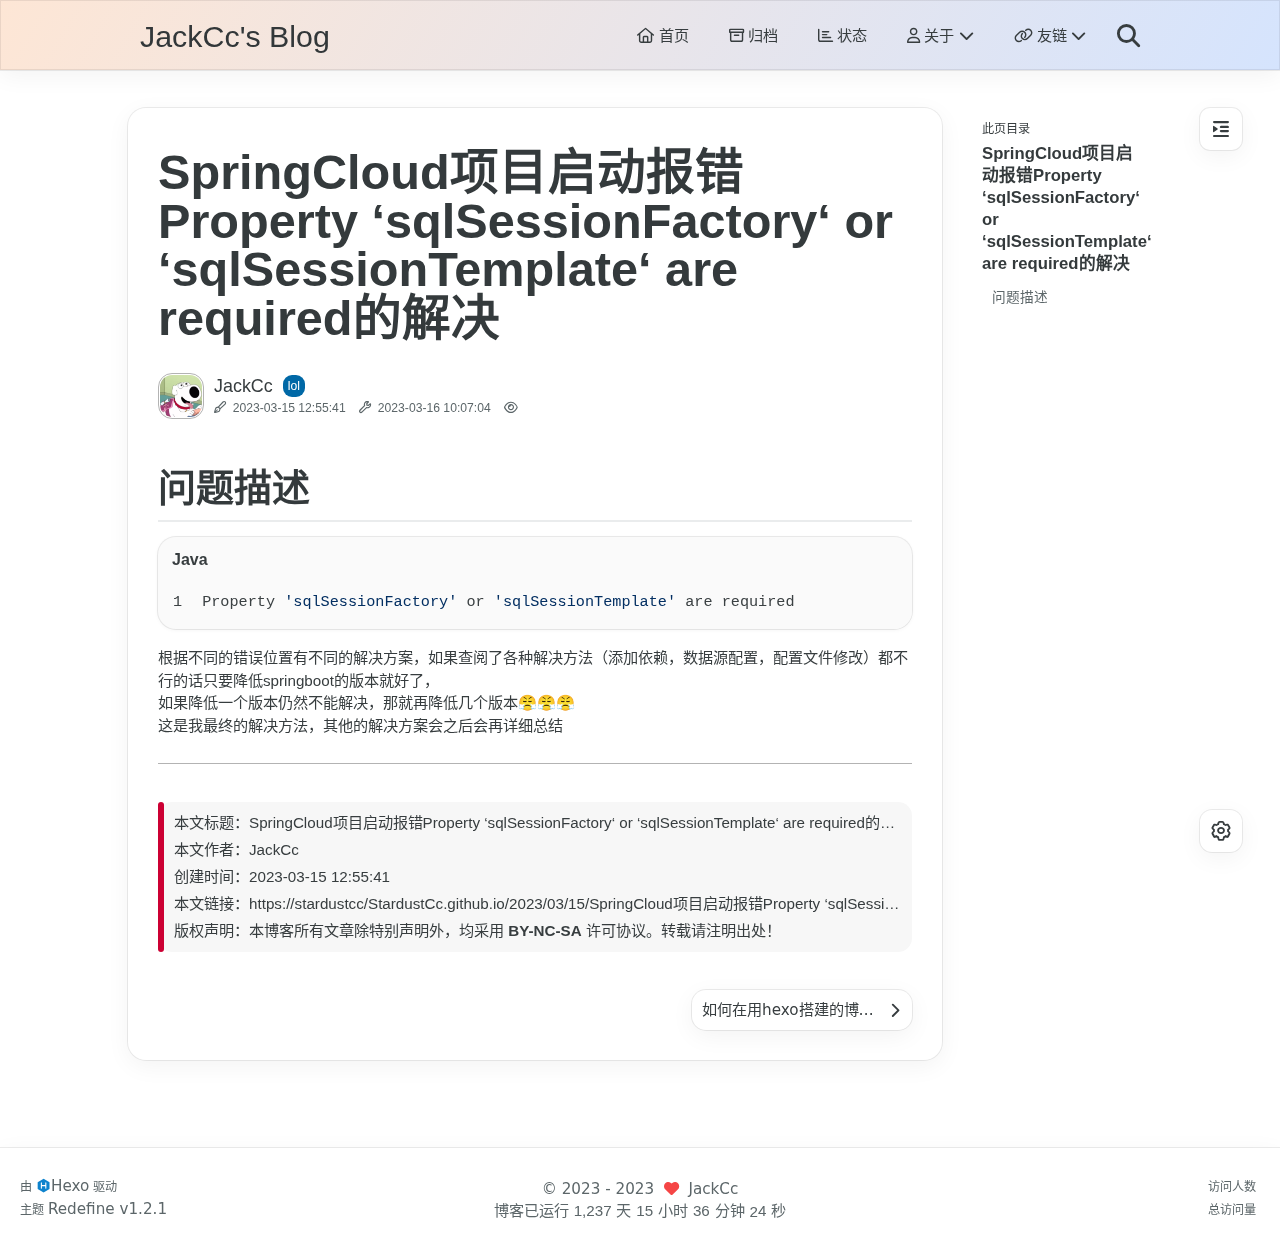
<file: 2023/03/15/SpringCloud项目启动报错Property ‘sqlSessionFactory‘ or ‘sqlSessionTemplate‘ are required的解决/index.html>
<!DOCTYPE html>
<html lang="zh-CN">
<head>
    <meta charset="utf-8">
    <meta name="viewport" content="width=device-width, initial-scale=1">
    <meta name="keywords" content="Hexo Theme Redefine">
    <meta name="description" content="Why walk when you can fly">
    <meta name="author" content="JackCc">
    <link rel="apple-touch-icon" sizes="180x180" href="/images/apple-touch-icon-redefine.png">
    
    <!--- Seo Part-->
    
    <link rel="canonical" href="https://StardustCc/StardustCc.github.io/2023/03/15/springcloud项目启动报错property ‘sqlsessionfactory‘ or ‘sqlsessiontemplate‘ are required的解决/"/>
    <meta name="robots" content="index,follow">
    <meta name="googlebot" content="index,follow">
    <meta name="revisit-after" content="1 days">
    <meta property="og:type" content="article">
    <meta property="og:title" content="SpringCloud项目启动报错Property ‘sqlSessionFactory‘ or ‘sqlSessionTemplate‘ are required的解决">
    <meta property="og:description" content="Why walk when you can fly">
    <meta property="og:url" content="https://StardustCc/StardustCc.github.io2023/03/15/SpringCloud项目启动报错Property ‘sqlSessionFactory‘ or ‘sqlSessionTemplate‘ are required的解决/">
    
    <meta property="og:site_name" content="JackCc&#39;s Blog">
    <meta name="twitter:card" content="summary_large_image">
    <meta name="twitter:title" content="SpringCloud项目启动报错Property ‘sqlSessionFactory‘ or ‘sqlSessionTemplate‘ are required的解决">
    <meta name="twitter:description" content="Why walk when you can fly">
    <meta name="twitter:image" content="/images/Three-dimensional-C.svg">
    <!--- Icon Part-->
    <link rel="icon" type="image/png" href="/images/Three-dimensional-C.svg" sizes="192x192">
    <link rel="apple-touch-icon" sizes="180x180" href="/images/Three-dimensional-C.svg">
    <meta name="theme-color" content="#005080">
    <link rel="shortcut icon" href="/images/Three-dimensional-C.svg">
    
    <title>
        
            SpringCloud项目启动报错Property ‘sqlSessionFactory‘ or ‘sqlSessionTemplate‘ are required的解决 -
        
        JackCc&#39;s Blog
    </title>
    
<link rel="stylesheet" href="/css/style.css">

    
<link rel="stylesheet" href="/assets/fonts.css">

    
    
    
    <script id="hexo-configurations">
    let REDEFINE = window.REDEFINE || {};
    REDEFINE.hexo_config = {"hostname":"stardustcc","root":"/","language":"zh-CN","path":"search.xml"};
    REDEFINE.theme_config = {"toc":{"enable":true,"number":false,"expand_all":true,"init_open":true},"style":{"primary_color":"#005080","avatar":"/images/brain.jpg","favicon":"/images/Three-dimensional-C.svg","og_image":{"enable":false,"image_url":null},"article_img_align":"center","right_side_width":"210px","content_max_width":"1000px","nav_color":{"left":"#f78736","right":"#367df7","transparency":35},"hover":{"shadow":true,"scale":false},"first_screen":{"enable":true,"background_image":{"light":"/images/wallhaven-wqery6-light.webp","dark":"/images/wallhaven-wqery6-dark.webp"},"title_color":{"light":"#fff","dark":"#d1d1b6"},"font_sizes":{"title":"2.8rem","subtitle":"1.5rem"},"line_height":1.2,"title":"Why walk when you can fly?","subtitle":{"enable":false,"list":[]},"custom_font":{"enable":false,"font_family":null,"font_url":null}},"scroll":{"progress_bar":{"enable":true},"percent":{"enable":false}}},"local_search":{"enable":true,"preload":true},"code_block":{"copy":true,"style":"simple","custom_font":{"enable":false,"font_family":null,"font_url":null}},"pjax":{"enable":true},"lazyload":{"enable":true},"version":"1.2.1","friend_links":{"columns":2},"home_article":{"date_format":"auto","category":{"enable":true,"limit":3},"tag":{"enable":true,"limit":3}},"plugins":{"aplayer":{"enable":false,"audio":[{"name":null,"artist":null,"url":null,"cover":null},{"name":null,"artist":null,"url":null,"cover":null}]},"mermaid":{"enable":false,"version":"9.3.0"}}};
    REDEFINE.language_ago = {"second":"%s 秒前","minute":"%s 分钟前","hour":"%s 小时前","day":"%s 天前","week":"%s 周前","month":"%s 个月前","year":"%s 年前"};
  </script>
    
    
<link rel="stylesheet" href="/fontawesome/fontawesome.min.css">

    
<link rel="stylesheet" href="/fontawesome/brands.min.css">

    
<link rel="stylesheet" href="/fontawesome/solid.min.css">

    
<link rel="stylesheet" href="/fontawesome/regular.min.css">

    
    
    
    
<meta name="generator" content="Hexo 5.4.2"></head>


<body>
<div class="progress-bar-container">
    
        <span class="scroll-progress-bar"></span>
    

    
        <span class="pjax-progress-bar"></span>
        <span class="pjax-progress-icon">
            <i class="fa-solid fa-circle-notch fa-spin"></i>
        </span>
    
</div>


<main class="page-container">

    

    <div class="page-main-content">

        <div class="page-main-content-top">
            <header class="menu-wrapper">
    
    <div class="menu-content">
        <div class="left">
            
            <a class="logo-title" href="/">
                
                JackCc&#39;s Blog
                
            </a>
        </div>

        <div class="right">
            <!-- PC -->
            <div class="pc">
                <ul class="menu-list">
                    
                        
                            <li class="menu-item">
                                <!-- Menu -->
                                <a class="" 
                                    href="/"  >
                                    
                                        
                                            <i class="fa-regular fa-house"></i>
                                        
                                        首页
                                    
                                </a>
                                <!-- Submenu -->
                                
                            </li>
                    
                        
                            <li class="menu-item">
                                <!-- Menu -->
                                <a class="" 
                                    href="/archives"  >
                                    
                                        
                                            <i class="fa-regular fa-archive"></i>
                                        
                                        归档
                                    
                                </a>
                                <!-- Submenu -->
                                
                            </li>
                    
                        
                            <li class="menu-item">
                                <!-- Menu -->
                                <a class="" 
                                    target="_blank" rel="noopener" href="https://status.evanluo.top/"  >
                                    
                                        
                                            <i class="fa-regular fa-chart-bar"></i>
                                        
                                        状态
                                    
                                </a>
                                <!-- Submenu -->
                                
                            </li>
                    
                        
                            <li class="menu-item">
                                <!-- Menu -->
                                <a class="has-dropdown" 
                                    href="#" onClick="return false;">
                                    
                                        
                                            <i class="fa-regular fa-user"></i>
                                        
                                        关于&nbsp;<i class="fa-solid fa-chevron-down"></i>
                                    
                                </a>
                                <!-- Submenu -->
                                
                                    <ul class="sub-menu">
                                    
                                        <li>
                                        <a href="/about">ME
                                        </a>
                                        </li>
                                    
                                        <li>
                                        <a target="_blank" rel="noopener" href="https://github.com/EvanNotFound/hexo-theme-redefine">GITHUB
                                        </a>
                                        </li>
                                    
                                        <li>
                                        <a target="_blank" rel="noopener" href="https://ohevan.com">BLOG
                                        </a>
                                        </li>
                                    
                                        <li>
                                        <a href="/friends">FRIENDS
                                        </a>
                                        </li>
                                    
                                    </ul>
                                
                            </li>
                    
                        
                            <li class="menu-item">
                                <!-- Menu -->
                                <a class="has-dropdown" 
                                    href="#" onClick="return false;">
                                    
                                        
                                            <i class="fa-regular fa-link"></i>
                                        
                                        友链&nbsp;<i class="fa-solid fa-chevron-down"></i>
                                    
                                </a>
                                <!-- Submenu -->
                                
                                    <ul class="sub-menu">
                                    
                                        <li>
                                        <a href="/link1">状态
                                        </a>
                                        </li>
                                    
                                        <li>
                                        <a href="/link2">GITHUB
                                        </a>
                                        </li>
                                    
                                        <li>
                                        <a href="/link3">BLOG
                                        </a>
                                        </li>
                                    
                                    </ul>
                                
                            </li>
                    
                    
                        <li class="menu-item search search-popup-trigger">
                            <i class="fa-solid fa-magnifying-glass"></i>
                        </li>
                    
                </ul>
            </div>
            <!-- Mobile -->
            <div class="mobile">
                
                    <div class="icon-item search search-popup-trigger"><i class="fa-solid fa-magnifying-glass"></i></div>
                
                <div class="icon-item menu-bar">
                    <div class="menu-bar-middle"></div>
                </div>
            </div>
        </div>
    </div>

    <!-- Mobile drawer -->
    <div class="menu-drawer">
        <ul class="drawer-menu-list">
            
                
                    <li class="drawer-menu-item flex-center">
                        <a class="" 
                        href="/"  >
                             
                                
                                    <i class="fa-regular fa-house"></i>
                                
                                首页
                            
                        </a>
                    </li>
                    <!-- Submenu -->
                    
            
                
                    <li class="drawer-menu-item flex-center">
                        <a class="" 
                        href="/archives"  >
                             
                                
                                    <i class="fa-regular fa-archive"></i>
                                
                                归档
                            
                        </a>
                    </li>
                    <!-- Submenu -->
                    
            
                
                    <li class="drawer-menu-item flex-center">
                        <a class="" 
                        target="_blank" rel="noopener" href="https://status.evanluo.top/"  >
                             
                                
                                    <i class="fa-regular fa-chart-bar"></i>
                                
                                状态
                            
                        </a>
                    </li>
                    <!-- Submenu -->
                    
            
                
                    <li class="drawer-menu-item flex-center">
                        <a class="has-dropdown" 
                        href="#" onClick="return false;">
                            
                                
                                    <i class="fa-regular fa-user"></i>
                                
                                关于&nbsp;<i class="fa-solid fa-chevron-down"></i>
                            
                        </a>
                    </li>
                    <!-- Submenu -->
                              
                        
                            <li class="dropdown-item flex-center">
                                <a class="dropdown-item" href="/about">ME</a>
                            </li>
                        
                            <li class="dropdown-item flex-center">
                                <a class="dropdown-item" target="_blank" rel="noopener" href="https://github.com/EvanNotFound/hexo-theme-redefine">GITHUB</a>
                            </li>
                        
                            <li class="dropdown-item flex-center">
                                <a class="dropdown-item" target="_blank" rel="noopener" href="https://ohevan.com">BLOG</a>
                            </li>
                        
                            <li class="dropdown-item flex-center">
                                <a class="dropdown-item" href="/friends">FRIENDS</a>
                            </li>
                        
                    
            
                
                    <li class="drawer-menu-item flex-center">
                        <a class="has-dropdown" 
                        href="#" onClick="return false;">
                            
                                
                                    <i class="fa-regular fa-link"></i>
                                
                                友链&nbsp;<i class="fa-solid fa-chevron-down"></i>
                            
                        </a>
                    </li>
                    <!-- Submenu -->
                              
                        
                            <li class="dropdown-item flex-center">
                                <a class="dropdown-item" href="/link1">状态</a>
                            </li>
                        
                            <li class="dropdown-item flex-center">
                                <a class="dropdown-item" href="/link2">GITHUB</a>
                            </li>
                        
                            <li class="dropdown-item flex-center">
                                <a class="dropdown-item" href="/link3">BLOG</a>
                            </li>
                        
                    
            

        </ul>
    </div>

    <div class="window-mask"></div>

</header>


        </div>

        <div class="page-main-content-middle">

            <div class="main-content">

                
                    <div class="fade-in-down-animation">
    <div class="post-page-container">
        <div class="article-content-container">

            
            
                <div class="article-title">
                    <h1 class="article-title-regular">SpringCloud项目启动报错Property ‘sqlSessionFactory‘ or ‘sqlSessionTemplate‘ are required的解决</h1>
                </div>
            
                
            

            
                <div class="article-header">
                    <div class="avatar">
                        <img src="/images/brain.jpg">
                    </div>
                    <div class="info">
                        <div class="author">
                            <span class="name">JackCc</span>
                            
                                <span class="author-label">lol</span>
                            
                        </div>
                        <div class="meta-info">
                            <div class="article-meta-info">
    <span class="article-date article-meta-item">
        <i class="fa-regular fa-pen-fancy"></i>&nbsp;
        <span class="pc">2023-03-15 12:55:41</span>
        <span class="mobile">2023-03-15 12:55</span>
        <span class="hover-info">创建</span>
    </span>
    
        <span class="article-date article-meta-item">
            <i class="fa-regular fa-wrench"></i>&nbsp;
            <span class="pc">2023-03-16 10:07:04</span>
            <span class="mobile">2023-03-16 10:07</span>
            <span class="hover-info">更新</span>
        </span>
    

    
    

    
    
    
    
        <span class="article-pv article-meta-item">
            <i class="fa-regular fa-eye"></i>&nbsp;<span id="busuanzi_value_page_pv"></span>
        </span>
    
</div>

                        </div>
                    </div>
                </div>
            

            <div class="article-content markdown-body">
                <h2 id="问题描述"><a href="#问题描述" class="headerlink" title="问题描述"></a>问题描述</h2><div class="highlight-container" data-rel="Java"><figure class="iseeu highlight java"><table><tr><td class="gutter"><pre><span class="line">1</span><br></pre></td><td class="code"><pre><span class="line">Property <span class="string">&#x27;sqlSessionFactory&#x27;</span> or <span class="string">&#x27;sqlSessionTemplate&#x27;</span> are required</span><br></pre></td></tr></table></figure></div>
<p>根据不同的错误位置有不同的解决方案，如果查阅了各种解决方法（添加依赖，数据源配置，配置文件修改）都不行的话只要降低springboot的版本就好了，<br>如果降低一个版本仍然不能解决，那就再降低几个版本😤😤😤<br>这是我最终的解决方法，其他的解决方案会之后会再详细总结</p>

            </div>

            
                <div class="post-copyright-info">
                    <div class="article-copyright-info-container">
    <ul>
        <li>本文标题：SpringCloud项目启动报错Property ‘sqlSessionFactory‘ or ‘sqlSessionTemplate‘ are required的解决</li>
        <li>本文作者：JackCc</li>
        <li>创建时间：2023-03-15 12:55:41</li>
        <li>
            本文链接：https://stardustcc/StardustCc.github.io/2023/03/15/SpringCloud项目启动报错Property ‘sqlSessionFactory‘ or ‘sqlSessionTemplate‘ are required的解决/
        </li>
        <li>
            版权声明：本博客所有文章除特别声明外，均采用 <a class="license" target="_blank" rel="noopener" href="https://creativecommons.org/licenses/by-nc-sa/4.0/deed.zh">BY-NC-SA</a> 许可协议。转载请注明出处！
        </li>
    </ul>
</div>

                </div>
            

            

            

            
                <div class="article-nav">
                    
                    
                        <div class="article-next">
                            <a class="next"
                            rel="next"
                            href="/2023/03/07/%E5%A6%82%E4%BD%95%E5%9C%A8hexo%E4%B8%8A%E5%88%9B%E5%BB%BA%E5%B9%B6%E7%BC%96%E5%86%99%E4%B8%80%E7%AF%87%E6%96%87%E7%AB%A0/"
                            >
                                <span class="title flex-center">
                                    <span class="post-nav-title-item">如何在用hexo搭建的博客上创建并编写一篇文章</span>
                                    <span class="post-nav-item">下一篇</span>
                                </span>
                                <span class="right arrow-icon flex-center">
                                    <i class="fa-solid fa-chevron-right"></i>
                                </span>
                            </a>
                        </div>
                    
                </div>
            


            
        </div>

        
            <div class="toc-content-container">
                <div class="post-toc-wrap">
    <div class="post-toc">
        <div class="toc-title">此页目录</div>
        <div class="page-title">SpringCloud项目启动报错Property ‘sqlSessionFactory‘ or ‘sqlSessionTemplate‘ are required的解决</div>
        <ol class="nav"><li class="nav-item nav-level-2"><a class="nav-link" href="#%E9%97%AE%E9%A2%98%E6%8F%8F%E8%BF%B0"><span class="nav-text">问题描述</span></a></li></ol>

    </div>
</div>
            </div>
        
    </div>
</div>


                

            </div>



        </div>

        <div class="page-main-content-bottom">
            <footer class="footer">
    <div class="info-container">
        <div class="copyright-info">
            &copy;
            
              <span>2023</span>
              -
            
            2023&nbsp;&nbsp;<i class="fa-solid fa-heart fa-beat" style="--fa-animation-duration: 0.5s; color: #f54545"></i>&nbsp;&nbsp;<a href="/">JackCc</a>
        </div>
        
            <script async data-pjax src="//busuanzi.ibruce.info/busuanzi/2.3/busuanzi.pure.mini.js"></script>
            <div class="website-count info-item">
                
                    <span id="busuanzi_container_site_uv" class="busuanzi_container_site_uv">
                        访问人数&nbsp;<span id="busuanzi_value_site_uv" class="busuanzi_value_site_uv"></span>
                    </span>
                
                
                    <span id="busuanzi_container_site_pv" class="busuanzi_container_site_pv">
                        总访问量&nbsp;<span id="busuanzi_value_site_pv" class="busuanzi_value_site_pv"></span>
                    </span>
                
            </div>
        
        <div class="theme-info info-item">
            <span class="powered-by-container">由 <?xml version="1.0" encoding="utf-8"?><!DOCTYPE svg PUBLIC "-//W3C//DTD SVG 1.1//EN" "http://www.w3.org/Graphics/SVG/1.1/DTD/svg11.dtd"><svg version="1.1" id="圖層_1" xmlns="http://www.w3.org/2000/svg" xmlns:xlink="http://www.w3.org/1999/xlink" x="0px" y="0px" width="1rem" height="1rem" viewBox="0 0 512 512" enable-background="new 0 0 512 512" xml:space="preserve"><path fill="#0E83CD" d="M256.4,25.8l-200,115.5L56,371.5l199.6,114.7l200-115.5l0.4-230.2L256.4,25.8z M349,354.6l-18.4,10.7l-18.6-11V275H200v79.6l-18.4,10.7l-18.6-11v-197l18.5-10.6l18.5,10.8V237h112v-79.6l18.5-10.6l18.5,10.8V354.6z"/></svg><a target="_blank" href="https://hexo.io">Hexo</a> 驱动</span>
                <br> 
            <span class="theme-version-container">主题&nbsp;<a class="theme-version" target="_blank" href="https://github.com/EvanNotFound/hexo-theme-redefine">Redefine v1.2.1</a>
        </div>
        
        
        
            <div id="start_time_div" style="display:none">
                2023/3/04 11:45:14
            </div>
            <div>
                博客已运行 <span class="odometer" id="runtime_days" ></span> 天 <span class="odometer" id="runtime_hours"></span> 小时 <span class="odometer" id="runtime_minutes"></span> 分钟 <span class="odometer" id="runtime_seconds"></span> 秒
            </div>
        
        
        
            <script async data-pjax>
                try {
                    function odometer_init() {
                    const elements = document.querySelectorAll('.odometer');
                    elements.forEach(el => {
                        new Odometer({
                            el,
                            format: '( ddd).dd',
                            duration: 200
                        });
                    });
                    }
                    odometer_init();
                } catch (error) {}
            </script>
        
        
        
    </div>  
</footer>
        </div>
    </div>

    
        <div class="post-tools">
            <div class="post-tools-container">
    <ul class="tools-list">
        <!-- TOC aside toggle -->
        
            <li class="right-bottom-tools page-aside-toggle">
                <i class="fa-regular fa-outdent"></i>
            </li>
        

        <!-- go comment -->
        
    </ul>
</div>

        </div>
    

    <div class="right-bottom-side-tools">
        <div class="side-tools-container">
    <ul class="unfolded-tools-list">
        <li class="right-bottom-tools tool-font-adjust-plus flex-center">
            <i class="fa-regular fa-magnifying-glass-plus"></i>
        </li>

        <li class="right-bottom-tools tool-font-adjust-minus flex-center">
            <i class="fa-regular fa-magnifying-glass-minus"></i>
        </li>

        <li class="right-bottom-tools tool-expand-width flex-center">
            <i class="fa-regular fa-expand"></i>
        </li>

        <li class="right-bottom-tools tool-dark-light-toggle flex-center">
            <i class="fa-regular fa-moon"></i>
        </li>

        <!-- rss -->
        

        
            <li class="right-bottom-tools tool-scroll-to-top flex-center">
                <i class="fa-regular fa-arrow-up"></i>
            </li>
        

        <li class="right-bottom-tools tool-scroll-to-bottom flex-center">
            <i class="fa-regular fa-arrow-down"></i>
        </li>
    </ul>

    <ul class="folded-tools-list">
        <li class="right-bottom-tools tool-toggle-show flex-center">
            <i class="fa-regular fa-cog fa-spin"></i>
        </li>
        
    </ul>
</div>

    </div>

    <div class="image-viewer-container">
    <img src="">
</div>


    
        <div class="search-pop-overlay">
    <div class="popup search-popup">
        <div class="search-header">
          <span class="search-input-field-pre">
            <i class="fa-solid fa-keyboard"></i>
          </span>
            <div class="search-input-container">
                <input autocomplete="off"
                       autocorrect="off"
                       autocapitalize="off"
                       placeholder="搜索..."
                       spellcheck="false"
                       type="search"
                       class="search-input"
                >
            </div>
            <span class="popup-btn-close">
                <i class="fa-solid fa-times"></i>
            </span>
        </div>
        <div id="search-result">
            <div id="no-result">
                <i class="fa-solid fa-spinner fa-spin-pulse fa-5x fa-fw"></i>
            </div>
        </div>
    </div>
</div>

    


</main>




<script src="/js/utils.js"></script>

<script src="/js/main.js"></script>

<script src="/js/layouts/menu-shrink.js"></script>

<script src="/js/tools/go-top-bottom.js"></script>

<script src="/js/tools/dark-light-toggle.js"></script>



    
<script src="/js/tools/local-search.js"></script>




    
<script src="/js/tools/code-block.js"></script>




    
<script src="/js/layouts/lazyload.js"></script>




    
<script src="/js/tools/runtime.js"></script>

    
<script src="/js/layouts/odometer.min.js"></script>

    
<link rel="stylesheet" href="/assets/odometer-theme-minimal.css">









<div class="post-scripts pjax">
    
        
<script src="/js/tools/toc-toggle.js"></script>

<script src="/js/libs/anime.min.js"></script>

<script src="/js/layouts/toc.js"></script>

<script src="/js/plugins/tabs.js"></script>

    
</div>


    
<script src="/js/libs/pjax.min.js"></script>

<script>
    window.addEventListener('DOMContentLoaded', () => {
        window.pjax = new Pjax({
            selectors: [
                'head title',
                '.page-container',
                '.pjax'
            ],
            history: true,
            debug: false,
            cacheBust: false,
            timeout: 0,
            analytics: false,
            currentUrlFullReload: false,
            scrollRestoration: false,
            // scrollTo: true,
        });

        document.addEventListener('pjax:send', () => {
            REDEFINE.utils.pjaxProgressBarStart();
        });

        document.addEventListener('pjax:complete', () => {
            REDEFINE.utils.pjaxProgressBarEnd();
            window.pjax.executeScripts(document.querySelectorAll('script[data-pjax], .pjax script'));
            REDEFINE.refresh();
        });
    });
</script>




</body>
</html>
</file>
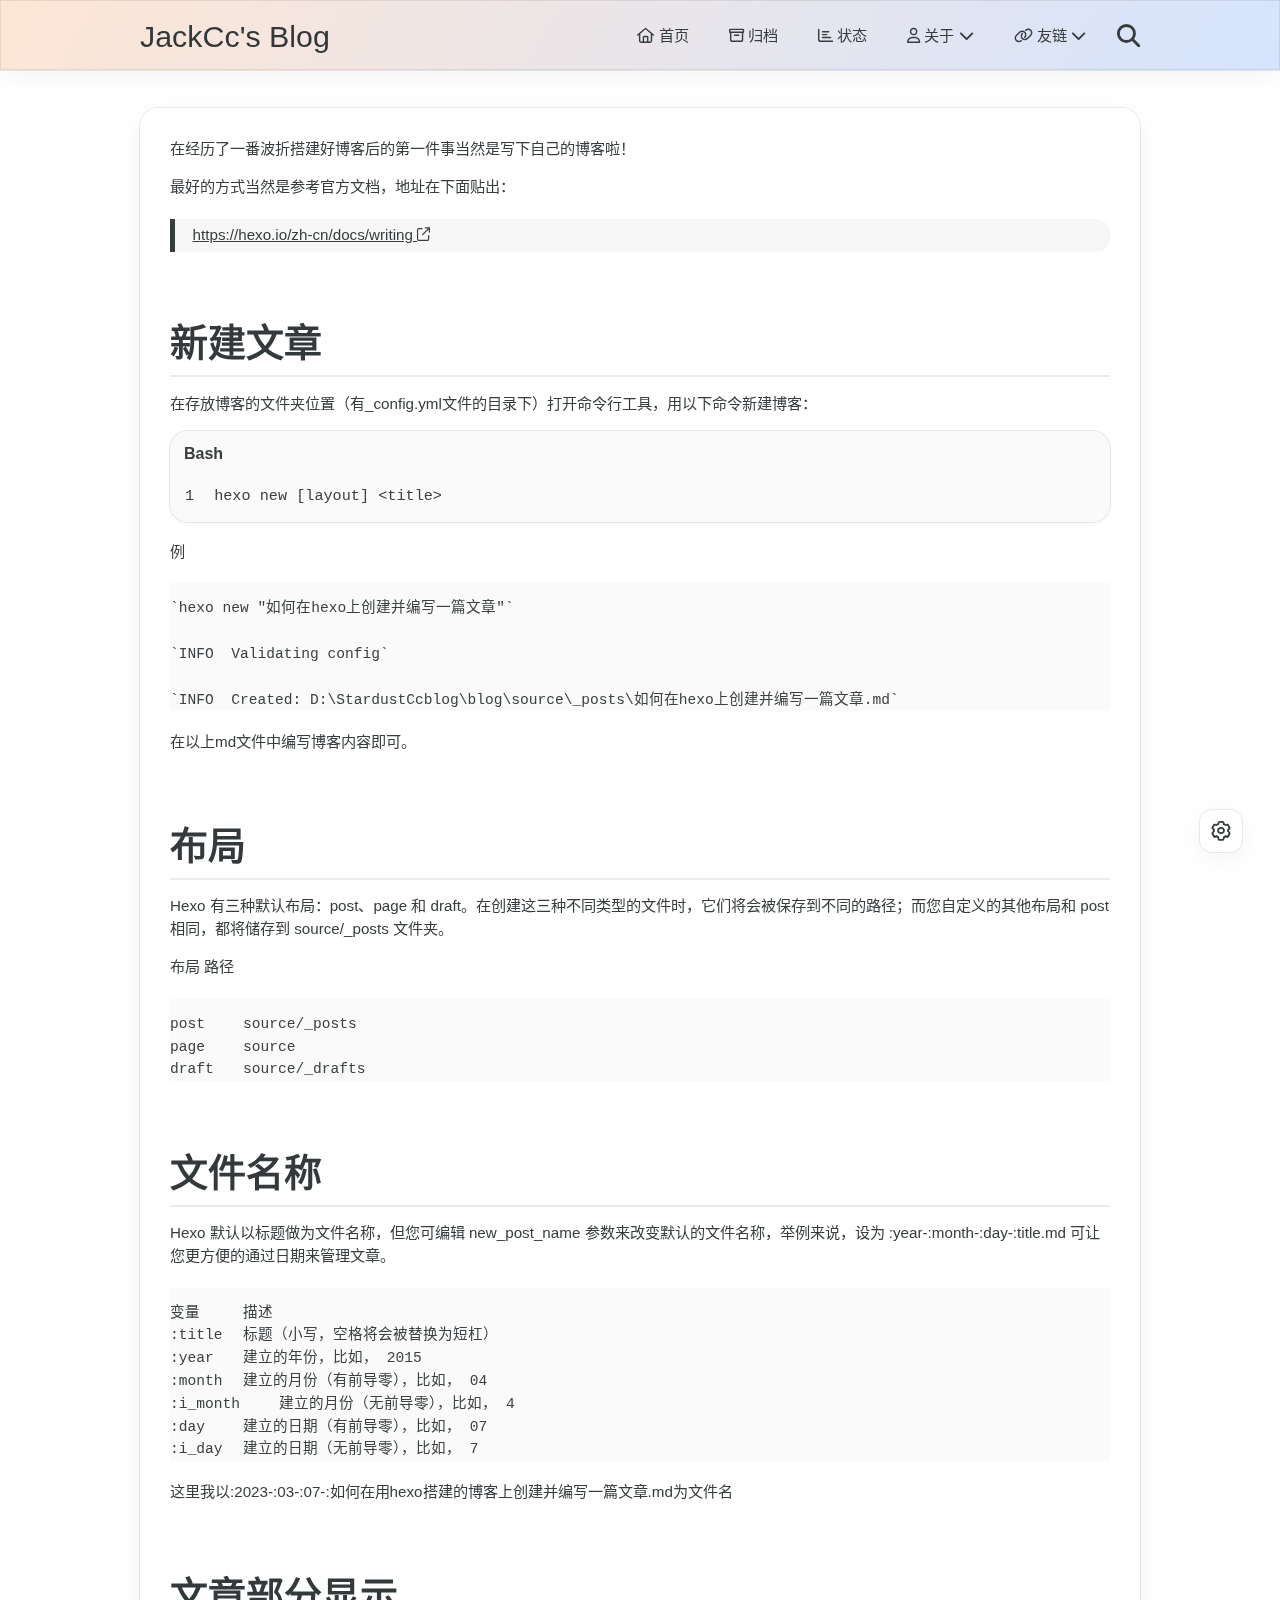
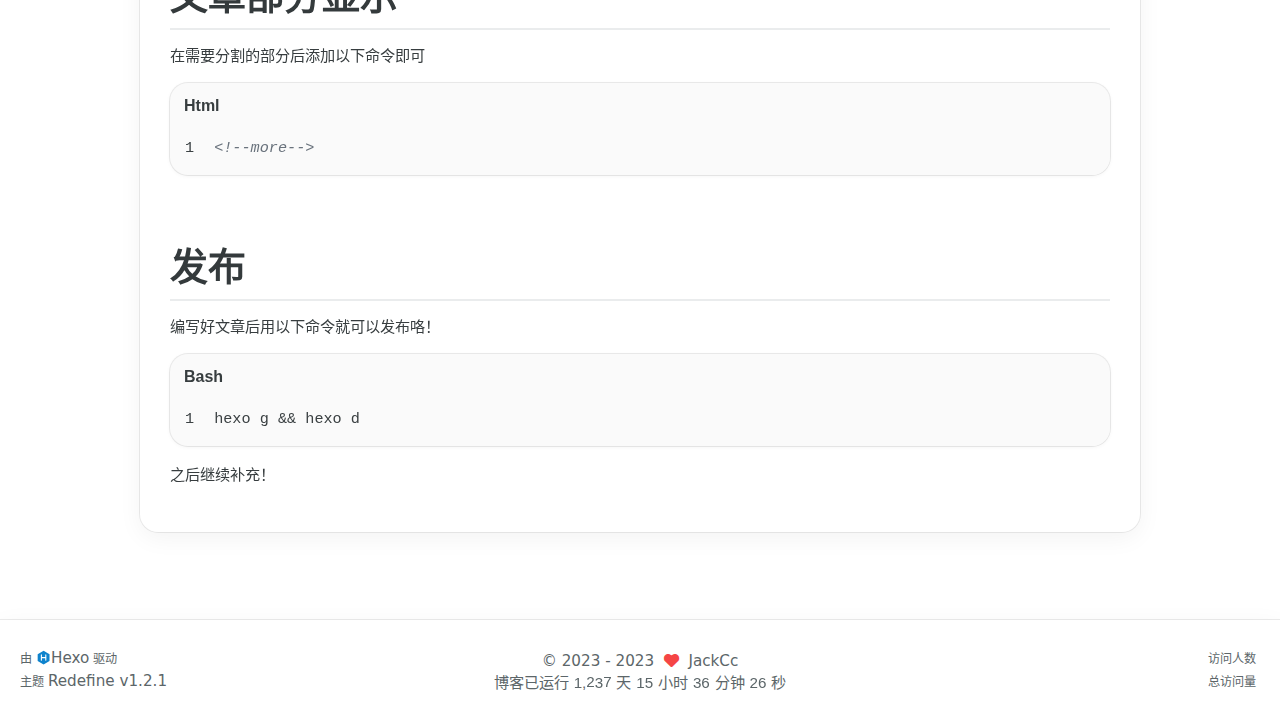
<file: 如何在hexo上创建并编写一篇文章.html>
<!DOCTYPE html>
<html lang="zh-CN">
<head>
    <meta charset="utf-8">
    <meta name="viewport" content="width=device-width, initial-scale=1">
    <meta name="keywords" content="Hexo Theme Redefine">
    <meta name="description" content="Why walk when you can fly">
    <meta name="author" content="JackCc">
    <link rel="apple-touch-icon" sizes="180x180" href="/images/apple-touch-icon-redefine.png">
    
    <!--- Seo Part-->
    
    <link rel="canonical" href="https://StardustCc/StardustCc.github.io/如何在hexo上创建并编写一篇文章.html"/>
    <meta name="robots" content="index,follow">
    <meta name="googlebot" content="index,follow">
    <meta name="revisit-after" content="1 days">
    <meta property="og:type" content="article">
    <meta property="og:title" content="如何在用hexo搭建的博客上创建并编写一篇文章">
    <meta property="og:description" content="Why walk when you can fly">
    <meta property="og:url" content="https://StardustCc/StardustCc.github.io如何在hexo上创建并编写一篇文章.html">
    
    <meta property="og:site_name" content="JackCc&#39;s Blog">
    <meta name="twitter:card" content="summary_large_image">
    <meta name="twitter:title" content="如何在用hexo搭建的博客上创建并编写一篇文章">
    <meta name="twitter:description" content="Why walk when you can fly">
    <meta name="twitter:image" content="/images/Three-dimensional-C.svg">
    <!--- Icon Part-->
    <link rel="icon" type="image/png" href="/images/Three-dimensional-C.svg" sizes="192x192">
    <link rel="apple-touch-icon" sizes="180x180" href="/images/Three-dimensional-C.svg">
    <meta name="theme-color" content="#005080">
    <link rel="shortcut icon" href="/images/Three-dimensional-C.svg">
    
    <title>
        
            如何在用hexo搭建的博客上创建并编写一篇文章 -
        
        JackCc&#39;s Blog
    </title>
    
<link rel="stylesheet" href="/css/style.css">

    
<link rel="stylesheet" href="/assets/fonts.css">

    
    
    
    <script id="hexo-configurations">
    let REDEFINE = window.REDEFINE || {};
    REDEFINE.hexo_config = {"hostname":"stardustcc","root":"/","language":"zh-CN","path":"search.xml"};
    REDEFINE.theme_config = {"toc":{"enable":true,"number":false,"expand_all":true,"init_open":true},"style":{"primary_color":"#005080","avatar":"/images/brain.jpg","favicon":"/images/Three-dimensional-C.svg","og_image":{"enable":false,"image_url":null},"article_img_align":"center","right_side_width":"210px","content_max_width":"1000px","nav_color":{"left":"#f78736","right":"#367df7","transparency":35},"hover":{"shadow":true,"scale":false},"first_screen":{"enable":true,"background_image":{"light":"/images/wallhaven-wqery6-light.webp","dark":"/images/wallhaven-wqery6-dark.webp"},"title_color":{"light":"#fff","dark":"#d1d1b6"},"font_sizes":{"title":"2.8rem","subtitle":"1.5rem"},"line_height":1.2,"title":"Why walk when you can fly?","subtitle":{"enable":false,"list":[]},"custom_font":{"enable":false,"font_family":null,"font_url":null}},"scroll":{"progress_bar":{"enable":true},"percent":{"enable":false}}},"local_search":{"enable":true,"preload":true},"code_block":{"copy":true,"style":"simple","custom_font":{"enable":false,"font_family":null,"font_url":null}},"pjax":{"enable":true},"lazyload":{"enable":true},"version":"1.2.1","friend_links":{"columns":2},"home_article":{"date_format":"auto","category":{"enable":true,"limit":3},"tag":{"enable":true,"limit":3}},"plugins":{"aplayer":{"enable":false,"audio":[{"name":null,"artist":null,"url":null,"cover":null},{"name":null,"artist":null,"url":null,"cover":null}]},"mermaid":{"enable":false,"version":"9.3.0"}}};
    REDEFINE.language_ago = {"second":"%s 秒前","minute":"%s 分钟前","hour":"%s 小时前","day":"%s 天前","week":"%s 周前","month":"%s 个月前","year":"%s 年前"};
  </script>
    
    
<link rel="stylesheet" href="/fontawesome/fontawesome.min.css">

    
<link rel="stylesheet" href="/fontawesome/brands.min.css">

    
<link rel="stylesheet" href="/fontawesome/solid.min.css">

    
<link rel="stylesheet" href="/fontawesome/regular.min.css">

    
    
    
    
<meta name="generator" content="Hexo 5.4.2"></head>


<body>
<div class="progress-bar-container">
    
        <span class="scroll-progress-bar"></span>
    

    
        <span class="pjax-progress-bar"></span>
        <span class="pjax-progress-icon">
            <i class="fa-solid fa-circle-notch fa-spin"></i>
        </span>
    
</div>


<main class="page-container">

    

    <div class="page-main-content">

        <div class="page-main-content-top">
            <header class="menu-wrapper">
    
    <div class="menu-content">
        <div class="left">
            
            <a class="logo-title" href="/">
                
                JackCc&#39;s Blog
                
            </a>
        </div>

        <div class="right">
            <!-- PC -->
            <div class="pc">
                <ul class="menu-list">
                    
                        
                            <li class="menu-item">
                                <!-- Menu -->
                                <a class="" 
                                    href="/"  >
                                    
                                        
                                            <i class="fa-regular fa-house"></i>
                                        
                                        首页
                                    
                                </a>
                                <!-- Submenu -->
                                
                            </li>
                    
                        
                            <li class="menu-item">
                                <!-- Menu -->
                                <a class="" 
                                    href="/archives"  >
                                    
                                        
                                            <i class="fa-regular fa-archive"></i>
                                        
                                        归档
                                    
                                </a>
                                <!-- Submenu -->
                                
                            </li>
                    
                        
                            <li class="menu-item">
                                <!-- Menu -->
                                <a class="" 
                                    target="_blank" rel="noopener" href="https://status.evanluo.top/"  >
                                    
                                        
                                            <i class="fa-regular fa-chart-bar"></i>
                                        
                                        状态
                                    
                                </a>
                                <!-- Submenu -->
                                
                            </li>
                    
                        
                            <li class="menu-item">
                                <!-- Menu -->
                                <a class="has-dropdown" 
                                    href="#" onClick="return false;">
                                    
                                        
                                            <i class="fa-regular fa-user"></i>
                                        
                                        关于&nbsp;<i class="fa-solid fa-chevron-down"></i>
                                    
                                </a>
                                <!-- Submenu -->
                                
                                    <ul class="sub-menu">
                                    
                                        <li>
                                        <a href="/about">ME
                                        </a>
                                        </li>
                                    
                                        <li>
                                        <a target="_blank" rel="noopener" href="https://github.com/EvanNotFound/hexo-theme-redefine">GITHUB
                                        </a>
                                        </li>
                                    
                                        <li>
                                        <a target="_blank" rel="noopener" href="https://ohevan.com">BLOG
                                        </a>
                                        </li>
                                    
                                        <li>
                                        <a href="/friends">FRIENDS
                                        </a>
                                        </li>
                                    
                                    </ul>
                                
                            </li>
                    
                        
                            <li class="menu-item">
                                <!-- Menu -->
                                <a class="has-dropdown" 
                                    href="#" onClick="return false;">
                                    
                                        
                                            <i class="fa-regular fa-link"></i>
                                        
                                        友链&nbsp;<i class="fa-solid fa-chevron-down"></i>
                                    
                                </a>
                                <!-- Submenu -->
                                
                                    <ul class="sub-menu">
                                    
                                        <li>
                                        <a href="/link1">状态
                                        </a>
                                        </li>
                                    
                                        <li>
                                        <a href="/link2">GITHUB
                                        </a>
                                        </li>
                                    
                                        <li>
                                        <a href="/link3">BLOG
                                        </a>
                                        </li>
                                    
                                    </ul>
                                
                            </li>
                    
                    
                        <li class="menu-item search search-popup-trigger">
                            <i class="fa-solid fa-magnifying-glass"></i>
                        </li>
                    
                </ul>
            </div>
            <!-- Mobile -->
            <div class="mobile">
                
                    <div class="icon-item search search-popup-trigger"><i class="fa-solid fa-magnifying-glass"></i></div>
                
                <div class="icon-item menu-bar">
                    <div class="menu-bar-middle"></div>
                </div>
            </div>
        </div>
    </div>

    <!-- Mobile drawer -->
    <div class="menu-drawer">
        <ul class="drawer-menu-list">
            
                
                    <li class="drawer-menu-item flex-center">
                        <a class="" 
                        href="/"  >
                             
                                
                                    <i class="fa-regular fa-house"></i>
                                
                                首页
                            
                        </a>
                    </li>
                    <!-- Submenu -->
                    
            
                
                    <li class="drawer-menu-item flex-center">
                        <a class="" 
                        href="/archives"  >
                             
                                
                                    <i class="fa-regular fa-archive"></i>
                                
                                归档
                            
                        </a>
                    </li>
                    <!-- Submenu -->
                    
            
                
                    <li class="drawer-menu-item flex-center">
                        <a class="" 
                        target="_blank" rel="noopener" href="https://status.evanluo.top/"  >
                             
                                
                                    <i class="fa-regular fa-chart-bar"></i>
                                
                                状态
                            
                        </a>
                    </li>
                    <!-- Submenu -->
                    
            
                
                    <li class="drawer-menu-item flex-center">
                        <a class="has-dropdown" 
                        href="#" onClick="return false;">
                            
                                
                                    <i class="fa-regular fa-user"></i>
                                
                                关于&nbsp;<i class="fa-solid fa-chevron-down"></i>
                            
                        </a>
                    </li>
                    <!-- Submenu -->
                              
                        
                            <li class="dropdown-item flex-center">
                                <a class="dropdown-item" href="/about">ME</a>
                            </li>
                        
                            <li class="dropdown-item flex-center">
                                <a class="dropdown-item" target="_blank" rel="noopener" href="https://github.com/EvanNotFound/hexo-theme-redefine">GITHUB</a>
                            </li>
                        
                            <li class="dropdown-item flex-center">
                                <a class="dropdown-item" target="_blank" rel="noopener" href="https://ohevan.com">BLOG</a>
                            </li>
                        
                            <li class="dropdown-item flex-center">
                                <a class="dropdown-item" href="/friends">FRIENDS</a>
                            </li>
                        
                    
            
                
                    <li class="drawer-menu-item flex-center">
                        <a class="has-dropdown" 
                        href="#" onClick="return false;">
                            
                                
                                    <i class="fa-regular fa-link"></i>
                                
                                友链&nbsp;<i class="fa-solid fa-chevron-down"></i>
                            
                        </a>
                    </li>
                    <!-- Submenu -->
                              
                        
                            <li class="dropdown-item flex-center">
                                <a class="dropdown-item" href="/link1">状态</a>
                            </li>
                        
                            <li class="dropdown-item flex-center">
                                <a class="dropdown-item" href="/link2">GITHUB</a>
                            </li>
                        
                            <li class="dropdown-item flex-center">
                                <a class="dropdown-item" href="/link3">BLOG</a>
                            </li>
                        
                    
            

        </ul>
    </div>

    <div class="window-mask"></div>

</header>


        </div>

        <div class="page-main-content-middle">

            <div class="main-content">

                
                    <div class="fade-in-down-animation">
    <div class="page-template-container">
        
        
        <div class="page-template-content markdown-body">
            
                <p>在经历了一番波折搭建好博客后的第一件事当然是写下自己的博客啦！</p>
<p>最好的方式当然是参考官方文档，地址在下面贴出：</p>
<blockquote>
<p><a class="link"   target="_blank" rel="noopener" href="https://hexo.io/zh-cn/docs/writing" >https://hexo.io/zh-cn/docs/writing <i class="fa-regular fa-arrow-up-right-from-square fa-sm"></i></a></p>
</blockquote>
<span id="more"></span>

<h2 id="新建文章"><a href="#新建文章" class="headerlink" title="新建文章"></a>新建文章</h2><p>在存放博客的文件夹位置（有_config.yml文件的目录下）打开命令行工具，用以下命令新建博客：</p>
<div class="highlight-container" data-rel="Bash"><figure class="iseeu highlight bash"><table><tr><td class="gutter"><pre><span class="line">1</span><br></pre></td><td class="code"><pre><span class="line">hexo new [layout] &lt;title&gt;</span><br></pre></td></tr></table></figure></div>

<p>例</p>
<pre><code>`hexo new &quot;如何在hexo上创建并编写一篇文章&quot;`

`INFO  Validating config`

`INFO  Created: D:\StardustCcblog\blog\source\_posts\如何在hexo上创建并编写一篇文章.md`
</code></pre>
<p>在以上md文件中编写博客内容即可。</p>
<h2 id="布局"><a href="#布局" class="headerlink" title="布局"></a>布局</h2><p>Hexo 有三种默认布局：post、page 和 draft。在创建这三种不同类型的文件时，它们将会被保存到不同的路径；而您自定义的其他布局和 post 相同，都将储存到 source&#x2F;_posts 文件夹。</p>
<p>布局	路径</p>
<pre><code>post	source/_posts
page	source
draft	source/_drafts
</code></pre>
<h2 id="文件名称"><a href="#文件名称" class="headerlink" title="文件名称"></a>文件名称</h2><p>Hexo 默认以标题做为文件名称，但您可编辑 new_post_name 参数来改变默认的文件名称，举例来说，设为 :year-:month-:day-:title.md 可让您更方便的通过日期来管理文章。</p>
<pre><code>变量		描述
:title	标题（小写，空格将会被替换为短杠）
:year	建立的年份，比如， 2015
:month	建立的月份（有前导零），比如， 04
:i_month	建立的月份（无前导零），比如， 4
:day	建立的日期（有前导零），比如， 07
:i_day	建立的日期（无前导零），比如， 7
</code></pre>
<p>这里我以:2023-:03-:07-:如何在用hexo搭建的博客上创建并编写一篇文章.md为文件名</p>
<h2 id="文章部分显示"><a href="#文章部分显示" class="headerlink" title="文章部分显示"></a>文章部分显示</h2><p>在需要分割的部分后添加以下命令即可</p>
<div class="highlight-container" data-rel="Html"><figure class="iseeu highlight html"><table><tr><td class="gutter"><pre><span class="line">1</span><br></pre></td><td class="code"><pre><span class="line"><span class="comment">&lt;!--more--&gt;</span></span><br></pre></td></tr></table></figure></div>

<h2 id="发布"><a href="#发布" class="headerlink" title="发布"></a>发布</h2><p>编写好文章后用以下命令就可以发布咯！</p>
<div class="highlight-container" data-rel="Bash"><figure class="iseeu highlight bash"><table><tr><td class="gutter"><pre><span class="line">1</span><br></pre></td><td class="code"><pre><span class="line">hexo g &amp;&amp; hexo d</span><br></pre></td></tr></table></figure></div>

<p>之后继续补充！</p>

            
        </div>
        <div class="page-template-comments">
            
        </div>
    </div>
</div>


                

            </div>



        </div>

        <div class="page-main-content-bottom">
            <footer class="footer">
    <div class="info-container">
        <div class="copyright-info">
            &copy;
            
              <span>2023</span>
              -
            
            2023&nbsp;&nbsp;<i class="fa-solid fa-heart fa-beat" style="--fa-animation-duration: 0.5s; color: #f54545"></i>&nbsp;&nbsp;<a href="/">JackCc</a>
        </div>
        
            <script async data-pjax src="//busuanzi.ibruce.info/busuanzi/2.3/busuanzi.pure.mini.js"></script>
            <div class="website-count info-item">
                
                    <span id="busuanzi_container_site_uv" class="busuanzi_container_site_uv">
                        访问人数&nbsp;<span id="busuanzi_value_site_uv" class="busuanzi_value_site_uv"></span>
                    </span>
                
                
                    <span id="busuanzi_container_site_pv" class="busuanzi_container_site_pv">
                        总访问量&nbsp;<span id="busuanzi_value_site_pv" class="busuanzi_value_site_pv"></span>
                    </span>
                
            </div>
        
        <div class="theme-info info-item">
            <span class="powered-by-container">由 <?xml version="1.0" encoding="utf-8"?><!DOCTYPE svg PUBLIC "-//W3C//DTD SVG 1.1//EN" "http://www.w3.org/Graphics/SVG/1.1/DTD/svg11.dtd"><svg version="1.1" id="圖層_1" xmlns="http://www.w3.org/2000/svg" xmlns:xlink="http://www.w3.org/1999/xlink" x="0px" y="0px" width="1rem" height="1rem" viewBox="0 0 512 512" enable-background="new 0 0 512 512" xml:space="preserve"><path fill="#0E83CD" d="M256.4,25.8l-200,115.5L56,371.5l199.6,114.7l200-115.5l0.4-230.2L256.4,25.8z M349,354.6l-18.4,10.7l-18.6-11V275H200v79.6l-18.4,10.7l-18.6-11v-197l18.5-10.6l18.5,10.8V237h112v-79.6l18.5-10.6l18.5,10.8V354.6z"/></svg><a target="_blank" href="https://hexo.io">Hexo</a> 驱动</span>
                <br> 
            <span class="theme-version-container">主题&nbsp;<a class="theme-version" target="_blank" href="https://github.com/EvanNotFound/hexo-theme-redefine">Redefine v1.2.1</a>
        </div>
        
        
        
            <div id="start_time_div" style="display:none">
                2023/3/04 11:45:14
            </div>
            <div>
                博客已运行 <span class="odometer" id="runtime_days" ></span> 天 <span class="odometer" id="runtime_hours"></span> 小时 <span class="odometer" id="runtime_minutes"></span> 分钟 <span class="odometer" id="runtime_seconds"></span> 秒
            </div>
        
        
        
            <script async data-pjax>
                try {
                    function odometer_init() {
                    const elements = document.querySelectorAll('.odometer');
                    elements.forEach(el => {
                        new Odometer({
                            el,
                            format: '( ddd).dd',
                            duration: 200
                        });
                    });
                    }
                    odometer_init();
                } catch (error) {}
            </script>
        
        
        
    </div>  
</footer>
        </div>
    </div>

    

    <div class="right-bottom-side-tools">
        <div class="side-tools-container">
    <ul class="unfolded-tools-list">
        <li class="right-bottom-tools tool-font-adjust-plus flex-center">
            <i class="fa-regular fa-magnifying-glass-plus"></i>
        </li>

        <li class="right-bottom-tools tool-font-adjust-minus flex-center">
            <i class="fa-regular fa-magnifying-glass-minus"></i>
        </li>

        <li class="right-bottom-tools tool-expand-width flex-center">
            <i class="fa-regular fa-expand"></i>
        </li>

        <li class="right-bottom-tools tool-dark-light-toggle flex-center">
            <i class="fa-regular fa-moon"></i>
        </li>

        <!-- rss -->
        

        
            <li class="right-bottom-tools tool-scroll-to-top flex-center">
                <i class="fa-regular fa-arrow-up"></i>
            </li>
        

        <li class="right-bottom-tools tool-scroll-to-bottom flex-center">
            <i class="fa-regular fa-arrow-down"></i>
        </li>
    </ul>

    <ul class="folded-tools-list">
        <li class="right-bottom-tools tool-toggle-show flex-center">
            <i class="fa-regular fa-cog fa-spin"></i>
        </li>
        
    </ul>
</div>

    </div>

    <div class="image-viewer-container">
    <img src="">
</div>


    
        <div class="search-pop-overlay">
    <div class="popup search-popup">
        <div class="search-header">
          <span class="search-input-field-pre">
            <i class="fa-solid fa-keyboard"></i>
          </span>
            <div class="search-input-container">
                <input autocomplete="off"
                       autocorrect="off"
                       autocapitalize="off"
                       placeholder="搜索..."
                       spellcheck="false"
                       type="search"
                       class="search-input"
                >
            </div>
            <span class="popup-btn-close">
                <i class="fa-solid fa-times"></i>
            </span>
        </div>
        <div id="search-result">
            <div id="no-result">
                <i class="fa-solid fa-spinner fa-spin-pulse fa-5x fa-fw"></i>
            </div>
        </div>
    </div>
</div>

    


</main>




<script src="/js/utils.js"></script>

<script src="/js/main.js"></script>

<script src="/js/layouts/menu-shrink.js"></script>

<script src="/js/tools/go-top-bottom.js"></script>

<script src="/js/tools/dark-light-toggle.js"></script>



    
<script src="/js/tools/local-search.js"></script>




    
<script src="/js/tools/code-block.js"></script>




    
<script src="/js/layouts/lazyload.js"></script>




    
<script src="/js/tools/runtime.js"></script>

    
<script src="/js/layouts/odometer.min.js"></script>

    
<link rel="stylesheet" href="/assets/odometer-theme-minimal.css">









<div class="post-scripts pjax">
    
</div>


    
<script src="/js/libs/pjax.min.js"></script>

<script>
    window.addEventListener('DOMContentLoaded', () => {
        window.pjax = new Pjax({
            selectors: [
                'head title',
                '.page-container',
                '.pjax'
            ],
            history: true,
            debug: false,
            cacheBust: false,
            timeout: 0,
            analytics: false,
            currentUrlFullReload: false,
            scrollRestoration: false,
            // scrollTo: true,
        });

        document.addEventListener('pjax:send', () => {
            REDEFINE.utils.pjaxProgressBarStart();
        });

        document.addEventListener('pjax:complete', () => {
            REDEFINE.utils.pjaxProgressBarEnd();
            window.pjax.executeScripts(document.querySelectorAll('script[data-pjax], .pjax script'));
            REDEFINE.refresh();
        });
    });
</script>




</body>
</html>
</file>
<file: css/style.css>
.fade-in-down-animation {
  animation-fill-mode: both;
  animation-duration: 1s;
  animation-name: fade-in-down;
  will-change: transform;
}
.title-hover-animation {
  display: inline-block;
  position: relative;
  border-bottom: none;
  line-height: 1.3;
  vertical-align: top;
  color: var(--second-text-color);
}
.title-hover-animation::before {
  content: "";
  position: absolute;
  width: 100%;
  height: 2px;
  bottom: -4px;
  left: 0;
  background-color: var(--second-text-color);
  visibility: hidden;
  transform: scaleX(0);
  transition-property: color, background, box-shadow, border-color, visibility, transform;
  transition-delay: 0s, 0s, 0s, 0s, 0s, 0s;
  transition-duration: 0.2s, 0.2s, 0.2s, 0.2s, 0.2s, 0.2s;
  transition-timing-function: ease, ease, ease, ease, ease-in-out, ease-in-out;
}
@-moz-keyframes fade-in-down {
  0% {
    opacity: 0;
    transform: translateY(-50px);
  }
  100% {
    opacity: 1;
    transform: translateY(0);
  }
}
@-webkit-keyframes fade-in-down {
  0% {
    opacity: 0;
    transform: translateY(-50px);
  }
  100% {
    opacity: 1;
    transform: translateY(0);
  }
}
@-o-keyframes fade-in-down {
  0% {
    opacity: 0;
    transform: translateY(-50px);
  }
  100% {
    opacity: 1;
    transform: translateY(0);
  }
}
@keyframes fade-in-down {
  0% {
    opacity: 0;
    transform: translateY(-50px);
  }
  100% {
    opacity: 1;
    transform: translateY(0);
  }
}
@-moz-keyframes icon-animate {
  0%, 100% {
    transform: scale(1);
  }
  10%, 30% {
    transform: scale(0.88);
  }
  20%, 40%, 60%, 80% {
    transform: scale(1.08);
  }
  50%, 70% {
    transform: scale(1.08);
  }
}
@-webkit-keyframes icon-animate {
  0%, 100% {
    transform: scale(1);
  }
  10%, 30% {
    transform: scale(0.88);
  }
  20%, 40%, 60%, 80% {
    transform: scale(1.08);
  }
  50%, 70% {
    transform: scale(1.08);
  }
}
@-o-keyframes icon-animate {
  0%, 100% {
    transform: scale(1);
  }
  10%, 30% {
    transform: scale(0.88);
  }
  20%, 40%, 60%, 80% {
    transform: scale(1.08);
  }
  50%, 70% {
    transform: scale(1.08);
  }
}
@keyframes icon-animate {
  0%, 100% {
    transform: scale(1);
  }
  10%, 30% {
    transform: scale(0.88);
  }
  20%, 40%, 60%, 80% {
    transform: scale(1.08);
  }
  50%, 70% {
    transform: scale(1.08);
  }
}
:root {
  --background-color: #fff;
  --background-color-transparent: rgba(255,255,255,0.6);
  --second-background-color: #fafafa;
  --third-background-color: #f7f7f7;
  --primary-color: #005080;
  --first-text-color: #323739;
  --second-text-color: #343a3c;
  --third-text-color: #5c6669;
  --fourth-text-color: #eaeced;
  --default-text-color: #373d3f;
  --invert-text-color: #bebec6;
  --border-color: #b3b3b3;
  --selection-color: #0068a6;
  --shadow-color-1: rgba(0,0,0,0.08);
  --shadow-color-2: rgba(0,0,0,0.05);
  --shadow-hover-color: rgba(0,0,0,0.28);
  --scrollbar-color: #c1c1c1;
  --scrollbar-color-hover: #a1a1a1;
  --scroll-bar-bg-color: #fafafa;
  --link-color: #323739;
  --copyright-info-color: #c03;
  --avatar-background-color: #06c;
  --pjax-progress-bar-color: linear-gradient(45deg, #f10006, #ef5b00, #e59c01, #19ca05, #00cab5, #0264c8, #c303c3);
  --archive-timeline-last-child-color: linear-gradient(to bottom, rgba(0,0,0,0.3) 60%, rgba(0,0,0,0) 100%) 1 100%;
  --note-blue-title-bg: #d6f7fb;
  --note-red-title-bg: #fde9e9;
  --note-cyan-title-bg: #e9fdf9;
  --note-green-title-bg: #e9fde9;
  --note-yellow-title-bg: #fdf9e9;
  --note-gray-title-bg: #f9f9f9;
  --note-type-title-bg: #fdf3e9;
  --note-black-title-bg: #e9e9e9;
  --note-purple-title-bg: #f9e9fd;
  --first-screen-img: url("/images/wallhaven-wqery6-light.webp");
  --first-screen-text-color: #fff;
  --first-screen-icons-container-border-color: rgba(255,255,255,0.35);
  --first-screen-icons-container-background-color: rgba(255,255,255,0.3);
  --redefine-box-shadow: var(--shadow-color-2) 0px 6px 24px 0px, var(--shadow-color-1) 0px 0px 0px 1px;
  --redefine-box-shadow-hover: var(--shadow-color-2) 0px 6px 24px 0px, var(--shadow-color-1) 0px 0px 0px 1px, var(--shadow-color-1) 0px 0px 0px 1px inset;
  --redefine-box-shadow-flat: var(--shadow-color-2) 0px 1px 4px 0px, var(--shadow-color-1) 0px 0px 0px 1px;
  --redefine-box-shadow-flat-hover: var(--shadow-color-2) 0px 1px 4px 0px, var(--shadow-color-1) 0px 0px 0px 1px, var(--shadow-color-1) 0px 0px 0px 1px inset;
  --mermaid-theme: '';
}
@media (prefers-color-scheme: light) {
  :root {
    --background-color: #fff;
    --background-color-transparent: rgba(255,255,255,0.6);
    --second-background-color: #fafafa;
    --third-background-color: #f7f7f7;
    --primary-color: #005080;
    --first-text-color: #323739;
    --second-text-color: #343a3c;
    --third-text-color: #5c6669;
    --fourth-text-color: #eaeced;
    --default-text-color: #373d3f;
    --invert-text-color: #bebec6;
    --border-color: #b3b3b3;
    --selection-color: #0068a6;
    --shadow-color-1: rgba(0,0,0,0.08);
    --shadow-color-2: rgba(0,0,0,0.05);
    --shadow-hover-color: rgba(0,0,0,0.28);
    --scrollbar-color: #c1c1c1;
    --scrollbar-color-hover: #a1a1a1;
    --scroll-bar-bg-color: #fafafa;
    --link-color: #323739;
    --copyright-info-color: #c03;
    --avatar-background-color: #06c;
    --pjax-progress-bar-color: linear-gradient(45deg, #f10006, #ef5b00, #e59c01, #19ca05, #00cab5, #0264c8, #c303c3);
    --archive-timeline-last-child-color: linear-gradient(to bottom, rgba(0,0,0,0.3) 60%, rgba(0,0,0,0) 100%) 1 100%;
    --note-blue-title-bg: #d6f7fb;
    --note-red-title-bg: #fde9e9;
    --note-cyan-title-bg: #e9fdf9;
    --note-green-title-bg: #e9fde9;
    --note-yellow-title-bg: #fdf9e9;
    --note-gray-title-bg: #f9f9f9;
    --note-type-title-bg: #fdf3e9;
    --note-black-title-bg: #e9e9e9;
    --note-purple-title-bg: #f9e9fd;
    --first-screen-img: url("/images/wallhaven-wqery6-light.webp");
    --first-screen-text-color: #fff;
    --first-screen-icons-container-border-color: rgba(255,255,255,0.35);
    --first-screen-icons-container-background-color: rgba(255,255,255,0.3);
    --redefine-box-shadow: var(--shadow-color-2) 0px 6px 24px 0px, var(--shadow-color-1) 0px 0px 0px 1px;
    --redefine-box-shadow-hover: var(--shadow-color-2) 0px 6px 24px 0px, var(--shadow-color-1) 0px 0px 0px 1px, var(--shadow-color-1) 0px 0px 0px 1px inset;
    --redefine-box-shadow-flat: var(--shadow-color-2) 0px 1px 4px 0px, var(--shadow-color-1) 0px 0px 0px 1px;
    --redefine-box-shadow-flat-hover: var(--shadow-color-2) 0px 1px 4px 0px, var(--shadow-color-1) 0px 0px 0px 1px, var(--shadow-color-1) 0px 0px 0px 1px inset;
    --mermaid-theme: '';
  }
}
@media (prefers-color-scheme: dark) {
  :root {
    --background-color: #202124;
    --background-color-transparent: rgba(32,33,36,0.4);
    --second-background-color: #242529;
    --third-background-color: #292b2f;
    --primary-color: #005080;
    --first-text-color: #d2d2d7;
    --second-text-color: #cbcbd1;
    --third-text-color: #9595a2;
    --fourth-text-color: #242429;
    --default-text-color: #bebec6;
    --invert-text-color: #373d3f;
    --border-color: #4a4c53;
    --selection-color: #0068a6;
    --shadow-color-1: rgba(255,255,255,0.08);
    --shadow-color-2: rgba(255,255,255,0.05);
    --shadow-hover-color: rgba(69,69,69,0.28);
    --scrollbar-color: #898989;
    --scrollbar-color-hover: #a1a1a1;
    --scroll-bar-bg-color: #2a2c30;
    --link-color: #c5c5cc;
    --copyright-info-color: #a30029;
    --avatar-background-color: #005cb8;
    --pjax-progress-bar-color: linear-gradient(45deg, #ea404a, #ea722f, #e9a71f, #67e559, #18ecec, #1b85f1, #ee1dee);
    --archive-timeline-last-child-color: linear-gradient(to bottom, rgba(180,180,180,0.3) 60%, rgba(255,255,255,0) 100%) 1 100%;
    --note-blue-title-bg: #1e3e46;
    --note-red-title-bg: #4e1e1e;
    --note-cyan-title-bg: #1e4e4e;
    --note-green-title-bg: #1e4e1e;
    --note-yellow-title-bg: #4e4e1e;
    --note-gray-title-bg: #4e4e4e;
    --note-type-title-bg: #4e3a1e;
    --note-black-title-bg: #1e1e1e;
    --note-purple-title-bg: #4e1e4e;
    --first-screen-img: url("/images/wallhaven-wqery6-dark.webp");
    --first-screen-text-color: #d1d1b6;
    --first-screen-icons-container-border-color: rgba(197,197,197,0.35);
    --first-screen-icons-container-background-color: rgba(197,197,197,0.3);
    --redefine-box-shadow: var(--shadow-color-2) 0px 6px 24px 0px, var(--shadow-color-1) 0px 0px 0px 1px;
    --redefine-box-shadow-hover: var(--shadow-color-2) 0px 6px 24px 0px, var(--shadow-color-1) 0px 0px 0px 1px, var(--shadow-color-1) 0px 0px 0px 1px inset;
    --redefine-box-shadow-flat: var(--shadow-color-2) 0px 1px 4px 0px, var(--shadow-color-1) 0px 0px 0px 1px;
    --redefine-box-shadow-flat-hover: var(--shadow-color-2) 0px 1px 4px 0px, var(--shadow-color-1) 0px 0px 0px 1px, var(--shadow-color-1) 0px 0px 0px 1px inset;
    --mermaid-theme: '';
  }
}
.light-mode {
  --background-color: #fff;
  --background-color-transparent: rgba(255,255,255,0.6);
  --second-background-color: #fafafa;
  --third-background-color: #f7f7f7;
  --primary-color: #005080;
  --first-text-color: #323739;
  --second-text-color: #343a3c;
  --third-text-color: #5c6669;
  --fourth-text-color: #eaeced;
  --default-text-color: #373d3f;
  --invert-text-color: #bebec6;
  --border-color: #b3b3b3;
  --selection-color: #0068a6;
  --shadow-color-1: rgba(0,0,0,0.08);
  --shadow-color-2: rgba(0,0,0,0.05);
  --shadow-hover-color: rgba(0,0,0,0.28);
  --scrollbar-color: #c1c1c1;
  --scrollbar-color-hover: #a1a1a1;
  --scroll-bar-bg-color: #fafafa;
  --link-color: #323739;
  --copyright-info-color: #c03;
  --avatar-background-color: #06c;
  --pjax-progress-bar-color: linear-gradient(45deg, #f10006, #ef5b00, #e59c01, #19ca05, #00cab5, #0264c8, #c303c3);
  --archive-timeline-last-child-color: linear-gradient(to bottom, rgba(0,0,0,0.3) 60%, rgba(0,0,0,0) 100%) 1 100%;
  --note-blue-title-bg: #d6f7fb;
  --note-red-title-bg: #fde9e9;
  --note-cyan-title-bg: #e9fdf9;
  --note-green-title-bg: #e9fde9;
  --note-yellow-title-bg: #fdf9e9;
  --note-gray-title-bg: #f9f9f9;
  --note-type-title-bg: #fdf3e9;
  --note-black-title-bg: #e9e9e9;
  --note-purple-title-bg: #f9e9fd;
  --first-screen-img: url("/images/wallhaven-wqery6-light.webp");
  --first-screen-text-color: #fff;
  --first-screen-icons-container-border-color: rgba(255,255,255,0.35);
  --first-screen-icons-container-background-color: rgba(255,255,255,0.3);
  --redefine-box-shadow: var(--shadow-color-2) 0px 6px 24px 0px, var(--shadow-color-1) 0px 0px 0px 1px;
  --redefine-box-shadow-hover: var(--shadow-color-2) 0px 6px 24px 0px, var(--shadow-color-1) 0px 0px 0px 1px, var(--shadow-color-1) 0px 0px 0px 1px inset;
  --redefine-box-shadow-flat: var(--shadow-color-2) 0px 1px 4px 0px, var(--shadow-color-1) 0px 0px 0px 1px;
  --redefine-box-shadow-flat-hover: var(--shadow-color-2) 0px 1px 4px 0px, var(--shadow-color-1) 0px 0px 0px 1px, var(--shadow-color-1) 0px 0px 0px 1px inset;
  --mermaid-theme: '';
}
.dark-mode {
  --background-color: #202124;
  --background-color-transparent: rgba(32,33,36,0.4);
  --second-background-color: #242529;
  --third-background-color: #292b2f;
  --primary-color: #005080;
  --first-text-color: #d2d2d7;
  --second-text-color: #cbcbd1;
  --third-text-color: #9595a2;
  --fourth-text-color: #242429;
  --default-text-color: #bebec6;
  --invert-text-color: #373d3f;
  --border-color: #4a4c53;
  --selection-color: #0068a6;
  --shadow-color-1: rgba(255,255,255,0.08);
  --shadow-color-2: rgba(255,255,255,0.05);
  --shadow-hover-color: rgba(69,69,69,0.28);
  --scrollbar-color: #898989;
  --scrollbar-color-hover: #a1a1a1;
  --scroll-bar-bg-color: #2a2c30;
  --link-color: #c5c5cc;
  --copyright-info-color: #a30029;
  --avatar-background-color: #005cb8;
  --pjax-progress-bar-color: linear-gradient(45deg, #ea404a, #ea722f, #e9a71f, #67e559, #18ecec, #1b85f1, #ee1dee);
  --archive-timeline-last-child-color: linear-gradient(to bottom, rgba(180,180,180,0.3) 60%, rgba(255,255,255,0) 100%) 1 100%;
  --note-blue-title-bg: #1e3e46;
  --note-red-title-bg: #4e1e1e;
  --note-cyan-title-bg: #1e4e4e;
  --note-green-title-bg: #1e4e1e;
  --note-yellow-title-bg: #4e4e1e;
  --note-gray-title-bg: #4e4e4e;
  --note-type-title-bg: #4e3a1e;
  --note-black-title-bg: #1e1e1e;
  --note-purple-title-bg: #4e1e4e;
  --first-screen-img: url("/images/wallhaven-wqery6-dark.webp");
  --first-screen-text-color: #d1d1b6;
  --first-screen-icons-container-border-color: rgba(197,197,197,0.35);
  --first-screen-icons-container-background-color: rgba(197,197,197,0.3);
  --redefine-box-shadow: var(--shadow-color-2) 0px 6px 24px 0px, var(--shadow-color-1) 0px 0px 0px 1px;
  --redefine-box-shadow-hover: var(--shadow-color-2) 0px 6px 24px 0px, var(--shadow-color-1) 0px 0px 0px 1px, var(--shadow-color-1) 0px 0px 0px 1px inset;
  --redefine-box-shadow-flat: var(--shadow-color-2) 0px 1px 4px 0px, var(--shadow-color-1) 0px 0px 0px 1px;
  --redefine-box-shadow-flat-hover: var(--shadow-color-2) 0px 1px 4px 0px, var(--shadow-color-1) 0px 0px 0px 1px, var(--shadow-color-1) 0px 0px 0px 1px inset;
  --mermaid-theme: '';
}
:root {
  --background-color: #fff;
  --background-color-transparent: rgba(255,255,255,0.6);
  --second-background-color: #fafafa;
  --third-background-color: #f7f7f7;
  --primary-color: #005080;
  --first-text-color: #323739;
  --second-text-color: #343a3c;
  --third-text-color: #5c6669;
  --fourth-text-color: #eaeced;
  --default-text-color: #373d3f;
  --invert-text-color: #bebec6;
  --border-color: #b3b3b3;
  --selection-color: #0068a6;
  --shadow-color-1: rgba(0,0,0,0.08);
  --shadow-color-2: rgba(0,0,0,0.05);
  --shadow-hover-color: rgba(0,0,0,0.28);
  --scrollbar-color: #c1c1c1;
  --scrollbar-color-hover: #a1a1a1;
  --scroll-bar-bg-color: #fafafa;
  --link-color: #323739;
  --copyright-info-color: #c03;
  --avatar-background-color: #06c;
  --pjax-progress-bar-color: linear-gradient(45deg, #f10006, #ef5b00, #e59c01, #19ca05, #00cab5, #0264c8, #c303c3);
  --archive-timeline-last-child-color: linear-gradient(to bottom, rgba(0,0,0,0.3) 60%, rgba(0,0,0,0) 100%) 1 100%;
  --note-blue-title-bg: #d6f7fb;
  --note-red-title-bg: #fde9e9;
  --note-cyan-title-bg: #e9fdf9;
  --note-green-title-bg: #e9fde9;
  --note-yellow-title-bg: #fdf9e9;
  --note-gray-title-bg: #f9f9f9;
  --note-type-title-bg: #fdf3e9;
  --note-black-title-bg: #e9e9e9;
  --note-purple-title-bg: #f9e9fd;
  --first-screen-img: url("/images/wallhaven-wqery6-light.webp");
  --first-screen-text-color: #fff;
  --first-screen-icons-container-border-color: rgba(255,255,255,0.35);
  --first-screen-icons-container-background-color: rgba(255,255,255,0.3);
  --redefine-box-shadow: var(--shadow-color-2) 0px 6px 24px 0px, var(--shadow-color-1) 0px 0px 0px 1px;
  --redefine-box-shadow-hover: var(--shadow-color-2) 0px 6px 24px 0px, var(--shadow-color-1) 0px 0px 0px 1px, var(--shadow-color-1) 0px 0px 0px 1px inset;
  --redefine-box-shadow-flat: var(--shadow-color-2) 0px 1px 4px 0px, var(--shadow-color-1) 0px 0px 0px 1px;
  --redefine-box-shadow-flat-hover: var(--shadow-color-2) 0px 1px 4px 0px, var(--shadow-color-1) 0px 0px 0px 1px, var(--shadow-color-1) 0px 0px 0px 1px inset;
  --mermaid-theme: '';
}
@media (prefers-color-scheme: light) {
  :root {
    --background-color: #fff;
    --background-color-transparent: rgba(255,255,255,0.6);
    --second-background-color: #fafafa;
    --third-background-color: #f7f7f7;
    --primary-color: #005080;
    --first-text-color: #323739;
    --second-text-color: #343a3c;
    --third-text-color: #5c6669;
    --fourth-text-color: #eaeced;
    --default-text-color: #373d3f;
    --invert-text-color: #bebec6;
    --border-color: #b3b3b3;
    --selection-color: #0068a6;
    --shadow-color-1: rgba(0,0,0,0.08);
    --shadow-color-2: rgba(0,0,0,0.05);
    --shadow-hover-color: rgba(0,0,0,0.28);
    --scrollbar-color: #c1c1c1;
    --scrollbar-color-hover: #a1a1a1;
    --scroll-bar-bg-color: #fafafa;
    --link-color: #323739;
    --copyright-info-color: #c03;
    --avatar-background-color: #06c;
    --pjax-progress-bar-color: linear-gradient(45deg, #f10006, #ef5b00, #e59c01, #19ca05, #00cab5, #0264c8, #c303c3);
    --archive-timeline-last-child-color: linear-gradient(to bottom, rgba(0,0,0,0.3) 60%, rgba(0,0,0,0) 100%) 1 100%;
    --note-blue-title-bg: #d6f7fb;
    --note-red-title-bg: #fde9e9;
    --note-cyan-title-bg: #e9fdf9;
    --note-green-title-bg: #e9fde9;
    --note-yellow-title-bg: #fdf9e9;
    --note-gray-title-bg: #f9f9f9;
    --note-type-title-bg: #fdf3e9;
    --note-black-title-bg: #e9e9e9;
    --note-purple-title-bg: #f9e9fd;
    --first-screen-img: url("/images/wallhaven-wqery6-light.webp");
    --first-screen-text-color: #fff;
    --first-screen-icons-container-border-color: rgba(255,255,255,0.35);
    --first-screen-icons-container-background-color: rgba(255,255,255,0.3);
    --redefine-box-shadow: var(--shadow-color-2) 0px 6px 24px 0px, var(--shadow-color-1) 0px 0px 0px 1px;
    --redefine-box-shadow-hover: var(--shadow-color-2) 0px 6px 24px 0px, var(--shadow-color-1) 0px 0px 0px 1px, var(--shadow-color-1) 0px 0px 0px 1px inset;
    --redefine-box-shadow-flat: var(--shadow-color-2) 0px 1px 4px 0px, var(--shadow-color-1) 0px 0px 0px 1px;
    --redefine-box-shadow-flat-hover: var(--shadow-color-2) 0px 1px 4px 0px, var(--shadow-color-1) 0px 0px 0px 1px, var(--shadow-color-1) 0px 0px 0px 1px inset;
    --mermaid-theme: '';
  }
}
@media (prefers-color-scheme: dark) {
  :root {
    --background-color: #202124;
    --background-color-transparent: rgba(32,33,36,0.4);
    --second-background-color: #242529;
    --third-background-color: #292b2f;
    --primary-color: #005080;
    --first-text-color: #d2d2d7;
    --second-text-color: #cbcbd1;
    --third-text-color: #9595a2;
    --fourth-text-color: #242429;
    --default-text-color: #bebec6;
    --invert-text-color: #373d3f;
    --border-color: #4a4c53;
    --selection-color: #0068a6;
    --shadow-color-1: rgba(255,255,255,0.08);
    --shadow-color-2: rgba(255,255,255,0.05);
    --shadow-hover-color: rgba(69,69,69,0.28);
    --scrollbar-color: #898989;
    --scrollbar-color-hover: #a1a1a1;
    --scroll-bar-bg-color: #2a2c30;
    --link-color: #c5c5cc;
    --copyright-info-color: #a30029;
    --avatar-background-color: #005cb8;
    --pjax-progress-bar-color: linear-gradient(45deg, #ea404a, #ea722f, #e9a71f, #67e559, #18ecec, #1b85f1, #ee1dee);
    --archive-timeline-last-child-color: linear-gradient(to bottom, rgba(180,180,180,0.3) 60%, rgba(255,255,255,0) 100%) 1 100%;
    --note-blue-title-bg: #1e3e46;
    --note-red-title-bg: #4e1e1e;
    --note-cyan-title-bg: #1e4e4e;
    --note-green-title-bg: #1e4e1e;
    --note-yellow-title-bg: #4e4e1e;
    --note-gray-title-bg: #4e4e4e;
    --note-type-title-bg: #4e3a1e;
    --note-black-title-bg: #1e1e1e;
    --note-purple-title-bg: #4e1e4e;
    --first-screen-img: url("/images/wallhaven-wqery6-dark.webp");
    --first-screen-text-color: #d1d1b6;
    --first-screen-icons-container-border-color: rgba(197,197,197,0.35);
    --first-screen-icons-container-background-color: rgba(197,197,197,0.3);
    --redefine-box-shadow: var(--shadow-color-2) 0px 6px 24px 0px, var(--shadow-color-1) 0px 0px 0px 1px;
    --redefine-box-shadow-hover: var(--shadow-color-2) 0px 6px 24px 0px, var(--shadow-color-1) 0px 0px 0px 1px, var(--shadow-color-1) 0px 0px 0px 1px inset;
    --redefine-box-shadow-flat: var(--shadow-color-2) 0px 1px 4px 0px, var(--shadow-color-1) 0px 0px 0px 1px;
    --redefine-box-shadow-flat-hover: var(--shadow-color-2) 0px 1px 4px 0px, var(--shadow-color-1) 0px 0px 0px 1px, var(--shadow-color-1) 0px 0px 0px 1px inset;
    --mermaid-theme: '';
  }
}
.light-mode {
  --background-color: #fff;
  --background-color-transparent: rgba(255,255,255,0.6);
  --second-background-color: #fafafa;
  --third-background-color: #f7f7f7;
  --primary-color: #005080;
  --first-text-color: #323739;
  --second-text-color: #343a3c;
  --third-text-color: #5c6669;
  --fourth-text-color: #eaeced;
  --default-text-color: #373d3f;
  --invert-text-color: #bebec6;
  --border-color: #b3b3b3;
  --selection-color: #0068a6;
  --shadow-color-1: rgba(0,0,0,0.08);
  --shadow-color-2: rgba(0,0,0,0.05);
  --shadow-hover-color: rgba(0,0,0,0.28);
  --scrollbar-color: #c1c1c1;
  --scrollbar-color-hover: #a1a1a1;
  --scroll-bar-bg-color: #fafafa;
  --link-color: #323739;
  --copyright-info-color: #c03;
  --avatar-background-color: #06c;
  --pjax-progress-bar-color: linear-gradient(45deg, #f10006, #ef5b00, #e59c01, #19ca05, #00cab5, #0264c8, #c303c3);
  --archive-timeline-last-child-color: linear-gradient(to bottom, rgba(0,0,0,0.3) 60%, rgba(0,0,0,0) 100%) 1 100%;
  --note-blue-title-bg: #d6f7fb;
  --note-red-title-bg: #fde9e9;
  --note-cyan-title-bg: #e9fdf9;
  --note-green-title-bg: #e9fde9;
  --note-yellow-title-bg: #fdf9e9;
  --note-gray-title-bg: #f9f9f9;
  --note-type-title-bg: #fdf3e9;
  --note-black-title-bg: #e9e9e9;
  --note-purple-title-bg: #f9e9fd;
  --first-screen-img: url("/images/wallhaven-wqery6-light.webp");
  --first-screen-text-color: #fff;
  --first-screen-icons-container-border-color: rgba(255,255,255,0.35);
  --first-screen-icons-container-background-color: rgba(255,255,255,0.3);
  --redefine-box-shadow: var(--shadow-color-2) 0px 6px 24px 0px, var(--shadow-color-1) 0px 0px 0px 1px;
  --redefine-box-shadow-hover: var(--shadow-color-2) 0px 6px 24px 0px, var(--shadow-color-1) 0px 0px 0px 1px, var(--shadow-color-1) 0px 0px 0px 1px inset;
  --redefine-box-shadow-flat: var(--shadow-color-2) 0px 1px 4px 0px, var(--shadow-color-1) 0px 0px 0px 1px;
  --redefine-box-shadow-flat-hover: var(--shadow-color-2) 0px 1px 4px 0px, var(--shadow-color-1) 0px 0px 0px 1px, var(--shadow-color-1) 0px 0px 0px 1px inset;
  --mermaid-theme: '';
}
.dark-mode {
  --background-color: #202124;
  --background-color-transparent: rgba(32,33,36,0.4);
  --second-background-color: #242529;
  --third-background-color: #292b2f;
  --primary-color: #005080;
  --first-text-color: #d2d2d7;
  --second-text-color: #cbcbd1;
  --third-text-color: #9595a2;
  --fourth-text-color: #242429;
  --default-text-color: #bebec6;
  --invert-text-color: #373d3f;
  --border-color: #4a4c53;
  --selection-color: #0068a6;
  --shadow-color-1: rgba(255,255,255,0.08);
  --shadow-color-2: rgba(255,255,255,0.05);
  --shadow-hover-color: rgba(69,69,69,0.28);
  --scrollbar-color: #898989;
  --scrollbar-color-hover: #a1a1a1;
  --scroll-bar-bg-color: #2a2c30;
  --link-color: #c5c5cc;
  --copyright-info-color: #a30029;
  --avatar-background-color: #005cb8;
  --pjax-progress-bar-color: linear-gradient(45deg, #ea404a, #ea722f, #e9a71f, #67e559, #18ecec, #1b85f1, #ee1dee);
  --archive-timeline-last-child-color: linear-gradient(to bottom, rgba(180,180,180,0.3) 60%, rgba(255,255,255,0) 100%) 1 100%;
  --note-blue-title-bg: #1e3e46;
  --note-red-title-bg: #4e1e1e;
  --note-cyan-title-bg: #1e4e4e;
  --note-green-title-bg: #1e4e1e;
  --note-yellow-title-bg: #4e4e1e;
  --note-gray-title-bg: #4e4e4e;
  --note-type-title-bg: #4e3a1e;
  --note-black-title-bg: #1e1e1e;
  --note-purple-title-bg: #4e1e4e;
  --first-screen-img: url("/images/wallhaven-wqery6-dark.webp");
  --first-screen-text-color: #d1d1b6;
  --first-screen-icons-container-border-color: rgba(197,197,197,0.35);
  --first-screen-icons-container-background-color: rgba(197,197,197,0.3);
  --redefine-box-shadow: var(--shadow-color-2) 0px 6px 24px 0px, var(--shadow-color-1) 0px 0px 0px 1px;
  --redefine-box-shadow-hover: var(--shadow-color-2) 0px 6px 24px 0px, var(--shadow-color-1) 0px 0px 0px 1px, var(--shadow-color-1) 0px 0px 0px 1px inset;
  --redefine-box-shadow-flat: var(--shadow-color-2) 0px 1px 4px 0px, var(--shadow-color-1) 0px 0px 0px 1px;
  --redefine-box-shadow-flat-hover: var(--shadow-color-2) 0px 1px 4px 0px, var(--shadow-color-1) 0px 0px 0px 1px, var(--shadow-color-1) 0px 0px 0px 1px inset;
  --mermaid-theme: '';
}
.fade-in-down-animation {
  animation-fill-mode: both;
  animation-duration: 1s;
  animation-name: fade-in-down;
  will-change: transform;
}
.title-hover-animation {
  display: inline-block;
  position: relative;
  border-bottom: none;
  line-height: 1.3;
  vertical-align: top;
  color: var(--second-text-color);
}
.title-hover-animation::before {
  content: "";
  position: absolute;
  width: 100%;
  height: 2px;
  bottom: -4px;
  left: 0;
  background-color: var(--second-text-color);
  visibility: hidden;
  transform: scaleX(0);
  transition-property: color, background, box-shadow, border-color, visibility, transform;
  transition-delay: 0s, 0s, 0s, 0s, 0s, 0s;
  transition-duration: 0.2s, 0.2s, 0.2s, 0.2s, 0.2s, 0.2s;
  transition-timing-function: ease, ease, ease, ease, ease-in-out, ease-in-out;
}
@-moz-keyframes fade-in-down {
  0% {
    opacity: 0;
    transform: translateY(-50px);
  }
  100% {
    opacity: 1;
    transform: translateY(0);
  }
}
@-webkit-keyframes fade-in-down {
  0% {
    opacity: 0;
    transform: translateY(-50px);
  }
  100% {
    opacity: 1;
    transform: translateY(0);
  }
}
@-o-keyframes fade-in-down {
  0% {
    opacity: 0;
    transform: translateY(-50px);
  }
  100% {
    opacity: 1;
    transform: translateY(0);
  }
}
@keyframes fade-in-down {
  0% {
    opacity: 0;
    transform: translateY(-50px);
  }
  100% {
    opacity: 1;
    transform: translateY(0);
  }
}
@-moz-keyframes icon-animate {
  0%, 100% {
    transform: scale(1);
  }
  10%, 30% {
    transform: scale(0.88);
  }
  20%, 40%, 60%, 80% {
    transform: scale(1.08);
  }
  50%, 70% {
    transform: scale(1.08);
  }
}
@-webkit-keyframes icon-animate {
  0%, 100% {
    transform: scale(1);
  }
  10%, 30% {
    transform: scale(0.88);
  }
  20%, 40%, 60%, 80% {
    transform: scale(1.08);
  }
  50%, 70% {
    transform: scale(1.08);
  }
}
@-o-keyframes icon-animate {
  0%, 100% {
    transform: scale(1);
  }
  10%, 30% {
    transform: scale(0.88);
  }
  20%, 40%, 60%, 80% {
    transform: scale(1.08);
  }
  50%, 70% {
    transform: scale(1.08);
  }
}
@keyframes icon-animate {
  0%, 100% {
    transform: scale(1);
  }
  10%, 30% {
    transform: scale(0.88);
  }
  20%, 40%, 60%, 80% {
    transform: scale(1.08);
  }
  50%, 70% {
    transform: scale(1.08);
  }
}
* {
  transition-property: color, background, box-shadow, border-color;
  transition-delay: 0s, 0s, 0s, 0s;
  transition-duration: 0.2s, 0.2s, 0.2s, 0.2s;
  transition-timing-function: ease, ease, ease, ease;
}
*::-webkit-scrollbar {
  width: 6px;
  height: 6px;
  transition: all 0.2s ease;
  display: block;
}
*::-webkit-scrollbar-thumb {
  background: var(--scrollbar-color);
  border-radius: 18px;
  background-clip: content-box;
  border: 3px solid transparent;
}
*::-webkit-scrollbar-track {
  background-color: var(--scroll-bar-bg-color);
  border: 1px solid var(--shadow-color-1);
}
*::-webkit-scrollbar-thumb:hover {
  background: var(--scrollbar-color-hover);
  border-radius: 18px;
  background-clip: content-box;
  border: 3px solid transparent;
}
html,
body {
  position: relative;
  width: 100%;
  height: 100%;
  margin: 0;
  padding: 0;
  color: var(--default-text-color);
  background: var(--background-color);
  font-family: Open Sans, Noto Sans, Noto Sans SC, -apple-system, system-ui, Segoe UI, Roboto, Ubuntu, Cantarell, Noto Sans, sans-serif, BlinkMacSystemFont, Helvetica Neue, PingFang SC, Hiragino Sans GB, Microsoft YaHei, Arial;
  font-weight: 400;
  font-size: 15.2px;
  line-height: 22px;
}
html::-webkit-scrollbar,
body::-webkit-scrollbar {
  width: 14px;
  height: 8px;
}
@media (max-width: 780px) {
  html,
  body {
    font-size: 14.591999999999999px;
    line-height: 21.119999999999997px;
  }
}
@media (max-width: 500px) {
  html,
  body {
    font-size: 13.68px;
    line-height: 19.8px;
  }
}
::selection {
  background: var(--selection-color);
  color: #fff;
}
ul,
ol,
li {
  padding: 0;
  margin: 0;
  list-style: none;
}
a {
  text-decoration: none;
  color: var(--default-text-color);
}
a i,
a span {
  color: var(--default-text-color);
}
a:hover,
a:active {
  text-decoration: none !important;
  color: var(--primary-color);
}
a:hover i,
a:active i,
a:hover span,
a:active span {
  color: var(--primary-color);
}
img[lazyload] {
  padding: 10px;
  margin: 20px auto !important;
  cursor: not-allowed;
  pointer-events: none;
}
button {
  padding: 0;
  margin: 0;
  border: 0;
  outline: none;
  cursor: pointer;
  background: transparent;
}
.btn {
  display: inline-block;
  position: relative;
  text-align: center;
  cursor: pointer;
  white-space: nowrap;
  border-radius: 9px;
  padding: 8px 16px;
  background: var(--background-color);
  box-shadow: var(--redefine-box-shadow);
  transition-property: color, background, box-shadow, border-color, transform;
  transition-delay: 0s, 0s, 0s, 0s, 0s;
  transition-duration: 0.2s, 0.2s, 0.2s, 0.2s, 0.2s;
  transition-timing-function: ease, ease, ease, ease, linear;
}
.btn:hover {
  box-shadow: var(--redefine-box-shadow-hover);
}
.btn:hover {
  color: var(--background-color);
  background: var(--primary-color);
}
.flex-center {
  display: flex;
  justify-content: center;
  align-items: center;
}
.clear {
  clear: both;
}
.markdown-body {
  font-family: "Open Sans", "Noto Sans SC", sans-serif;
  font-size: 1rem;
}
.markdown-body blockquote {
  box-sizing: border-box;
  margin: 20px 0;
  color: var(--default-text-color);
  background: var(--third-background-color);
  padding: 0 1rem 0 0.5rem;
  border-radius: 0 14px 14px 0;
  position: relative;
  border-left: 5px solid var(--default-text-color);
}
.markdown-body blockquote p,
.markdown-body blockquote ul,
.markdown-body blockquote ol {
  padding: 5px 5px 5px 10px;
}
.markdown-body p {
  line-height: 1.5;
  color: var(--default-text-color);
  margin-bottom: 1rem;
  margin-top: 0;
}
.markdown-body a {
  position: relative;
  outline: 0;
  text-decoration: underline;
  overflow-wrap: break-word;
  cursor: pointer;
  box-sizing: border-box;
  padding-bottom: 2px;
}
.markdown-body a .fas,
.markdown-body a .far,
.markdown-body a fab {
  margin: 0 2px 0 6px;
  position: relative;
  color: var(--third-text-color);
  font-size: 0.88rem;
}
.markdown-body a:hover {
  text-decoration: underline;
}
.markdown-body a:hover::after {
  background: var(--primary-color);
  text-decoration: underline;
}
.markdown-body strong {
  color: var(--default-text-color);
}
.markdown-body hr {
  margin: 2rem 0;
  border: 0;
  border-top: 2px solid var(--shadow-color-1);
}
.markdown-body em {
  color: var(--default-text-color);
}
.markdown-body ul > li,
.markdown-body ol > li {
  margin-left: 16px;
  line-height: 2rem;
}
.markdown-body ul {
  margin-bottom: 1.2rem;
}
.markdown-body ul li {
  list-style: disc;
}
.markdown-body ul li ul li {
  list-style: circle;
}
.markdown-body ul li ul li ul li {
  list-style: square;
}
.markdown-body ol {
  margin-bottom: 1.2rem;
}
.markdown-body ol li {
  list-style: decimal;
}
.markdown-body ol li ol li {
  list-style: upper-alpha;
}
.markdown-body ol li ol li ol li {
  list-style: upper-roman;
}
.markdown-body li {
  color: var(--default-text-color);
}
.markdown-body h1,
.markdown-body h2,
.markdown-body h3,
.markdown-body h4,
.markdown-body h5,
.markdown-body h6 {
  font-family: "Open Sans", "Noto Sans SC", sans-serif;
  color: var(--second-text-color);
  line-height: 1.5;
  margin-bottom: 1rem !important;
}
@media (max-width: 780px) {
  .markdown-body h1,
  .markdown-body h2,
  .markdown-body h3,
  .markdown-body h4,
  .markdown-body h5,
  .markdown-body h6 {
    line-height: 1.25;
  }
}
.markdown-body h1 {
  font-size: 3.2rem;
  font-weight: 600;
  border-bottom: solid 2px var(--fourth-text-color);
  margin-top: 5rem;
}
@media (max-width: 780px) {
  .markdown-body h1 {
    font-size: 1.7rem;
  }
}
.markdown-body h2 {
  font-size: 2.5rem;
  font-weight: 600;
  padding: 3px 0;
  border-bottom: solid 2px var(--fourth-text-color);
  margin-top: 4rem;
}
@media (max-width: 780px) {
  .markdown-body h2 {
    font-size: 1.6rem;
  }
}
.markdown-body h3 {
  font-size: 1.8rem;
  font-weight: 550;
  margin-top: 2.8rem;
}
@media (max-width: 780px) {
  .markdown-body h3 {
    font-size: 1.5rem;
  }
}
.markdown-body h4 {
  font-size: 1.5rem;
  font-weight: 550;
  margin-top: 2.5rem;
}
@media (max-width: 780px) {
  .markdown-body h4 {
    font-size: 1.4rem;
  }
}
.markdown-body h5 {
  font-size: 1.28rem;
  font-weight: 550;
  margin-top: 2.2rem;
}
@media (max-width: 780px) {
  .markdown-body h5 {
    font-size: 1.18rem;
  }
}
.markdown-body h6 {
  font-size: 1.2rem;
  font-weight: 550;
  line-height: 1.2;
  margin-top: 2rem;
}
@media (max-width: 780px) {
  .markdown-body h6 {
    font-size: 1.1rem;
    line-height: 1.1;
  }
}
.markdown-body img {
  box-sizing: border-box;
  border-radius: 14px;
  max-width: 100%;
  cursor: zoom-in;
  display: block;
  transition-property: color, background, box-shadow, border-color, padding, margin;
  transition-delay: 0s, 0s, 0s, 0s, 0s, 0s;
  transition-duration: 0.2s, 0.2s, 0.2s, 0.2s, 0.2s, 0.2s;
  transition-timing-function: ease, ease, ease, ease, linear, linear;
  margin: 1rem auto 1rem;
}
.markdown-body > table {
  border-spacing: 0;
  border-collapse: collapse;
  width: 100%;
  overflow: auto;
  margin-bottom: 1.2rem;
  box-shadow: var(--redefine-box-shadow-flat);
  border-radius: 14px;
}
.markdown-body > table thead th {
  border-bottom: 1px solid var(--shadow-color-1);
  background-color: var(--third-background-color) !important;
}
.markdown-body > table thead th:first-child {
  border-top-left-radius: 14px;
}
.markdown-body > table thead th:last-child {
  border-top-right-radius: 14px;
}
.markdown-body > table tbody tr:last-child td:first-child {
  border-bottom-left-radius: 14px;
}
.markdown-body > table tbody tr:last-child td:last-child {
  border-bottom-right-radius: 14px;
}
.markdown-body > table td,
.markdown-body > table th {
  padding: 8px 16px;
  border-left: 1px solid var(--shadow-color-1);
}
.markdown-body > table td:first-child,
.markdown-body > table th:first-child {
  border-left: none;
}
.markdown-body > table tr {
  background-color: var(--background-color);
}
.markdown-body > table tr:nth-child(2n) {
  background-color: var(--second-background-color);
}
:root {
  --background-color: #fff;
  --background-color-transparent: rgba(255,255,255,0.6);
  --second-background-color: #fafafa;
  --third-background-color: #f7f7f7;
  --primary-color: #005080;
  --first-text-color: #323739;
  --second-text-color: #343a3c;
  --third-text-color: #5c6669;
  --fourth-text-color: #eaeced;
  --default-text-color: #373d3f;
  --invert-text-color: #bebec6;
  --border-color: #b3b3b3;
  --selection-color: #0068a6;
  --shadow-color-1: rgba(0,0,0,0.08);
  --shadow-color-2: rgba(0,0,0,0.05);
  --shadow-hover-color: rgba(0,0,0,0.28);
  --scrollbar-color: #c1c1c1;
  --scrollbar-color-hover: #a1a1a1;
  --scroll-bar-bg-color: #fafafa;
  --link-color: #323739;
  --copyright-info-color: #c03;
  --avatar-background-color: #06c;
  --pjax-progress-bar-color: linear-gradient(45deg, #f10006, #ef5b00, #e59c01, #19ca05, #00cab5, #0264c8, #c303c3);
  --archive-timeline-last-child-color: linear-gradient(to bottom, rgba(0,0,0,0.3) 60%, rgba(0,0,0,0) 100%) 1 100%;
  --note-blue-title-bg: #d6f7fb;
  --note-red-title-bg: #fde9e9;
  --note-cyan-title-bg: #e9fdf9;
  --note-green-title-bg: #e9fde9;
  --note-yellow-title-bg: #fdf9e9;
  --note-gray-title-bg: #f9f9f9;
  --note-type-title-bg: #fdf3e9;
  --note-black-title-bg: #e9e9e9;
  --note-purple-title-bg: #f9e9fd;
  --first-screen-img: url("/images/wallhaven-wqery6-light.webp");
  --first-screen-text-color: #fff;
  --first-screen-icons-container-border-color: rgba(255,255,255,0.35);
  --first-screen-icons-container-background-color: rgba(255,255,255,0.3);
  --redefine-box-shadow: var(--shadow-color-2) 0px 6px 24px 0px, var(--shadow-color-1) 0px 0px 0px 1px;
  --redefine-box-shadow-hover: var(--shadow-color-2) 0px 6px 24px 0px, var(--shadow-color-1) 0px 0px 0px 1px, var(--shadow-color-1) 0px 0px 0px 1px inset;
  --redefine-box-shadow-flat: var(--shadow-color-2) 0px 1px 4px 0px, var(--shadow-color-1) 0px 0px 0px 1px;
  --redefine-box-shadow-flat-hover: var(--shadow-color-2) 0px 1px 4px 0px, var(--shadow-color-1) 0px 0px 0px 1px, var(--shadow-color-1) 0px 0px 0px 1px inset;
  --mermaid-theme: '';
}
@media (prefers-color-scheme: light) {
  :root {
    --background-color: #fff;
    --background-color-transparent: rgba(255,255,255,0.6);
    --second-background-color: #fafafa;
    --third-background-color: #f7f7f7;
    --primary-color: #005080;
    --first-text-color: #323739;
    --second-text-color: #343a3c;
    --third-text-color: #5c6669;
    --fourth-text-color: #eaeced;
    --default-text-color: #373d3f;
    --invert-text-color: #bebec6;
    --border-color: #b3b3b3;
    --selection-color: #0068a6;
    --shadow-color-1: rgba(0,0,0,0.08);
    --shadow-color-2: rgba(0,0,0,0.05);
    --shadow-hover-color: rgba(0,0,0,0.28);
    --scrollbar-color: #c1c1c1;
    --scrollbar-color-hover: #a1a1a1;
    --scroll-bar-bg-color: #fafafa;
    --link-color: #323739;
    --copyright-info-color: #c03;
    --avatar-background-color: #06c;
    --pjax-progress-bar-color: linear-gradient(45deg, #f10006, #ef5b00, #e59c01, #19ca05, #00cab5, #0264c8, #c303c3);
    --archive-timeline-last-child-color: linear-gradient(to bottom, rgba(0,0,0,0.3) 60%, rgba(0,0,0,0) 100%) 1 100%;
    --note-blue-title-bg: #d6f7fb;
    --note-red-title-bg: #fde9e9;
    --note-cyan-title-bg: #e9fdf9;
    --note-green-title-bg: #e9fde9;
    --note-yellow-title-bg: #fdf9e9;
    --note-gray-title-bg: #f9f9f9;
    --note-type-title-bg: #fdf3e9;
    --note-black-title-bg: #e9e9e9;
    --note-purple-title-bg: #f9e9fd;
    --first-screen-img: url("/images/wallhaven-wqery6-light.webp");
    --first-screen-text-color: #fff;
    --first-screen-icons-container-border-color: rgba(255,255,255,0.35);
    --first-screen-icons-container-background-color: rgba(255,255,255,0.3);
    --redefine-box-shadow: var(--shadow-color-2) 0px 6px 24px 0px, var(--shadow-color-1) 0px 0px 0px 1px;
    --redefine-box-shadow-hover: var(--shadow-color-2) 0px 6px 24px 0px, var(--shadow-color-1) 0px 0px 0px 1px, var(--shadow-color-1) 0px 0px 0px 1px inset;
    --redefine-box-shadow-flat: var(--shadow-color-2) 0px 1px 4px 0px, var(--shadow-color-1) 0px 0px 0px 1px;
    --redefine-box-shadow-flat-hover: var(--shadow-color-2) 0px 1px 4px 0px, var(--shadow-color-1) 0px 0px 0px 1px, var(--shadow-color-1) 0px 0px 0px 1px inset;
    --mermaid-theme: '';
  }
}
@media (prefers-color-scheme: dark) {
  :root {
    --background-color: #202124;
    --background-color-transparent: rgba(32,33,36,0.4);
    --second-background-color: #242529;
    --third-background-color: #292b2f;
    --primary-color: #005080;
    --first-text-color: #d2d2d7;
    --second-text-color: #cbcbd1;
    --third-text-color: #9595a2;
    --fourth-text-color: #242429;
    --default-text-color: #bebec6;
    --invert-text-color: #373d3f;
    --border-color: #4a4c53;
    --selection-color: #0068a6;
    --shadow-color-1: rgba(255,255,255,0.08);
    --shadow-color-2: rgba(255,255,255,0.05);
    --shadow-hover-color: rgba(69,69,69,0.28);
    --scrollbar-color: #898989;
    --scrollbar-color-hover: #a1a1a1;
    --scroll-bar-bg-color: #2a2c30;
    --link-color: #c5c5cc;
    --copyright-info-color: #a30029;
    --avatar-background-color: #005cb8;
    --pjax-progress-bar-color: linear-gradient(45deg, #ea404a, #ea722f, #e9a71f, #67e559, #18ecec, #1b85f1, #ee1dee);
    --archive-timeline-last-child-color: linear-gradient(to bottom, rgba(180,180,180,0.3) 60%, rgba(255,255,255,0) 100%) 1 100%;
    --note-blue-title-bg: #1e3e46;
    --note-red-title-bg: #4e1e1e;
    --note-cyan-title-bg: #1e4e4e;
    --note-green-title-bg: #1e4e1e;
    --note-yellow-title-bg: #4e4e1e;
    --note-gray-title-bg: #4e4e4e;
    --note-type-title-bg: #4e3a1e;
    --note-black-title-bg: #1e1e1e;
    --note-purple-title-bg: #4e1e4e;
    --first-screen-img: url("/images/wallhaven-wqery6-dark.webp");
    --first-screen-text-color: #d1d1b6;
    --first-screen-icons-container-border-color: rgba(197,197,197,0.35);
    --first-screen-icons-container-background-color: rgba(197,197,197,0.3);
    --redefine-box-shadow: var(--shadow-color-2) 0px 6px 24px 0px, var(--shadow-color-1) 0px 0px 0px 1px;
    --redefine-box-shadow-hover: var(--shadow-color-2) 0px 6px 24px 0px, var(--shadow-color-1) 0px 0px 0px 1px, var(--shadow-color-1) 0px 0px 0px 1px inset;
    --redefine-box-shadow-flat: var(--shadow-color-2) 0px 1px 4px 0px, var(--shadow-color-1) 0px 0px 0px 1px;
    --redefine-box-shadow-flat-hover: var(--shadow-color-2) 0px 1px 4px 0px, var(--shadow-color-1) 0px 0px 0px 1px, var(--shadow-color-1) 0px 0px 0px 1px inset;
    --mermaid-theme: '';
  }
}
.light-mode {
  --background-color: #fff;
  --background-color-transparent: rgba(255,255,255,0.6);
  --second-background-color: #fafafa;
  --third-background-color: #f7f7f7;
  --primary-color: #005080;
  --first-text-color: #323739;
  --second-text-color: #343a3c;
  --third-text-color: #5c6669;
  --fourth-text-color: #eaeced;
  --default-text-color: #373d3f;
  --invert-text-color: #bebec6;
  --border-color: #b3b3b3;
  --selection-color: #0068a6;
  --shadow-color-1: rgba(0,0,0,0.08);
  --shadow-color-2: rgba(0,0,0,0.05);
  --shadow-hover-color: rgba(0,0,0,0.28);
  --scrollbar-color: #c1c1c1;
  --scrollbar-color-hover: #a1a1a1;
  --scroll-bar-bg-color: #fafafa;
  --link-color: #323739;
  --copyright-info-color: #c03;
  --avatar-background-color: #06c;
  --pjax-progress-bar-color: linear-gradient(45deg, #f10006, #ef5b00, #e59c01, #19ca05, #00cab5, #0264c8, #c303c3);
  --archive-timeline-last-child-color: linear-gradient(to bottom, rgba(0,0,0,0.3) 60%, rgba(0,0,0,0) 100%) 1 100%;
  --note-blue-title-bg: #d6f7fb;
  --note-red-title-bg: #fde9e9;
  --note-cyan-title-bg: #e9fdf9;
  --note-green-title-bg: #e9fde9;
  --note-yellow-title-bg: #fdf9e9;
  --note-gray-title-bg: #f9f9f9;
  --note-type-title-bg: #fdf3e9;
  --note-black-title-bg: #e9e9e9;
  --note-purple-title-bg: #f9e9fd;
  --first-screen-img: url("/images/wallhaven-wqery6-light.webp");
  --first-screen-text-color: #fff;
  --first-screen-icons-container-border-color: rgba(255,255,255,0.35);
  --first-screen-icons-container-background-color: rgba(255,255,255,0.3);
  --redefine-box-shadow: var(--shadow-color-2) 0px 6px 24px 0px, var(--shadow-color-1) 0px 0px 0px 1px;
  --redefine-box-shadow-hover: var(--shadow-color-2) 0px 6px 24px 0px, var(--shadow-color-1) 0px 0px 0px 1px, var(--shadow-color-1) 0px 0px 0px 1px inset;
  --redefine-box-shadow-flat: var(--shadow-color-2) 0px 1px 4px 0px, var(--shadow-color-1) 0px 0px 0px 1px;
  --redefine-box-shadow-flat-hover: var(--shadow-color-2) 0px 1px 4px 0px, var(--shadow-color-1) 0px 0px 0px 1px, var(--shadow-color-1) 0px 0px 0px 1px inset;
  --mermaid-theme: '';
}
.dark-mode {
  --background-color: #202124;
  --background-color-transparent: rgba(32,33,36,0.4);
  --second-background-color: #242529;
  --third-background-color: #292b2f;
  --primary-color: #005080;
  --first-text-color: #d2d2d7;
  --second-text-color: #cbcbd1;
  --third-text-color: #9595a2;
  --fourth-text-color: #242429;
  --default-text-color: #bebec6;
  --invert-text-color: #373d3f;
  --border-color: #4a4c53;
  --selection-color: #0068a6;
  --shadow-color-1: rgba(255,255,255,0.08);
  --shadow-color-2: rgba(255,255,255,0.05);
  --shadow-hover-color: rgba(69,69,69,0.28);
  --scrollbar-color: #898989;
  --scrollbar-color-hover: #a1a1a1;
  --scroll-bar-bg-color: #2a2c30;
  --link-color: #c5c5cc;
  --copyright-info-color: #a30029;
  --avatar-background-color: #005cb8;
  --pjax-progress-bar-color: linear-gradient(45deg, #ea404a, #ea722f, #e9a71f, #67e559, #18ecec, #1b85f1, #ee1dee);
  --archive-timeline-last-child-color: linear-gradient(to bottom, rgba(180,180,180,0.3) 60%, rgba(255,255,255,0) 100%) 1 100%;
  --note-blue-title-bg: #1e3e46;
  --note-red-title-bg: #4e1e1e;
  --note-cyan-title-bg: #1e4e4e;
  --note-green-title-bg: #1e4e1e;
  --note-yellow-title-bg: #4e4e1e;
  --note-gray-title-bg: #4e4e4e;
  --note-type-title-bg: #4e3a1e;
  --note-black-title-bg: #1e1e1e;
  --note-purple-title-bg: #4e1e4e;
  --first-screen-img: url("/images/wallhaven-wqery6-dark.webp");
  --first-screen-text-color: #d1d1b6;
  --first-screen-icons-container-border-color: rgba(197,197,197,0.35);
  --first-screen-icons-container-background-color: rgba(197,197,197,0.3);
  --redefine-box-shadow: var(--shadow-color-2) 0px 6px 24px 0px, var(--shadow-color-1) 0px 0px 0px 1px;
  --redefine-box-shadow-hover: var(--shadow-color-2) 0px 6px 24px 0px, var(--shadow-color-1) 0px 0px 0px 1px, var(--shadow-color-1) 0px 0px 0px 1px inset;
  --redefine-box-shadow-flat: var(--shadow-color-2) 0px 1px 4px 0px, var(--shadow-color-1) 0px 0px 0px 1px;
  --redefine-box-shadow-flat-hover: var(--shadow-color-2) 0px 1px 4px 0px, var(--shadow-color-1) 0px 0px 0px 1px, var(--shadow-color-1) 0px 0px 0px 1px inset;
  --mermaid-theme: '';
}
:root {
  --code-foreground: #3b4143;
  --code-background: #f2f2f2;
  --highlight-background: #fafafa;
  --highlight-foreground: #3b4143;
  --highlight-keyword: #d73a49;
  --highlight-link: #d73a49;
  --highlight-built-in: #6f42c1;
  --highlight-number: #005cc5;
  --highlight-string: #032f62;
  --highlight-regexp: #e36209;
  --highlight-subst: #24292e;
  --highlight-comment: #6a737d;
  --highlight-doctag: #22863a;
  --highlight-meta: $highlight-meta;
  --highlight-variable: #005cc5;
  --highlight-attr: #22863a;
  --highlight-section: $highlight-section;
  --highlight-bullet: #6f42c1;
  --highlight-addition: #144212;
  --highlight-deletion: #600;
}
@media (prefers-color-scheme: light) {
  :root {
    --code-foreground: #3b4143;
    --code-background: #f2f2f2;
    --highlight-background: #fafafa;
    --highlight-foreground: #3b4143;
    --highlight-keyword: #d73a49;
    --highlight-link: #d73a49;
    --highlight-built-in: #6f42c1;
    --highlight-number: #005cc5;
    --highlight-string: #032f62;
    --highlight-regexp: #e36209;
    --highlight-subst: #24292e;
    --highlight-comment: #6a737d;
    --highlight-doctag: #22863a;
    --highlight-meta: $highlight-meta;
    --highlight-variable: #005cc5;
    --highlight-attr: #22863a;
    --highlight-section: $highlight-section;
    --highlight-bullet: #6f42c1;
    --highlight-addition: #144212;
    --highlight-deletion: #600;
  }
}
@media (prefers-color-scheme: dark) {
  :root {
    --code-foreground: #bfbfc7;
    --code-background: #35363b;
    --highlight-background: #21252b;
    --highlight-foreground: #bfbfc7;
    --highlight-keyword: #569cd6;
    --highlight-link: #569cd6;
    --highlight-built-in: #4ec9b0;
    --highlight-number: #b8d7a3;
    --highlight-string: #d69d85;
    --highlight-regexp: #9a5334;
    --highlight-subst: #dcdcdc;
    --highlight-comment: #57a64a;
    --highlight-doctag: #608b4e;
    --highlight-meta: #9b9b9b;
    --highlight-variable: #bd63c5;
    --highlight-attr: #9cdcfe;
    --highlight-section: #ffd700;
    --highlight-bullet: #d7ba7d;
    --highlight-addition: #144212;
    --highlight-deletion: #600;
  }
}
.light-mode {
  --code-foreground: #3b4143;
  --code-background: #f2f2f2;
  --highlight-background: #fafafa;
  --highlight-foreground: #3b4143;
  --highlight-keyword: #d73a49;
  --highlight-link: #d73a49;
  --highlight-built-in: #6f42c1;
  --highlight-number: #005cc5;
  --highlight-string: #032f62;
  --highlight-regexp: #e36209;
  --highlight-subst: #24292e;
  --highlight-comment: #6a737d;
  --highlight-doctag: #22863a;
  --highlight-meta: $highlight-meta;
  --highlight-variable: #005cc5;
  --highlight-attr: #22863a;
  --highlight-section: $highlight-section;
  --highlight-bullet: #6f42c1;
  --highlight-addition: #144212;
  --highlight-deletion: #600;
}
.dark-mode {
  --code-foreground: #bfbfc7;
  --code-background: #35363b;
  --highlight-background: #21252b;
  --highlight-foreground: #bfbfc7;
  --highlight-keyword: #569cd6;
  --highlight-link: #569cd6;
  --highlight-built-in: #4ec9b0;
  --highlight-number: #b8d7a3;
  --highlight-string: #d69d85;
  --highlight-regexp: #9a5334;
  --highlight-subst: #dcdcdc;
  --highlight-comment: #57a64a;
  --highlight-doctag: #608b4e;
  --highlight-meta: #9b9b9b;
  --highlight-variable: #bd63c5;
  --highlight-attr: #9cdcfe;
  --highlight-section: #ffd700;
  --highlight-bullet: #d7ba7d;
  --highlight-addition: #144212;
  --highlight-deletion: #600;
}
pre,
.highlight {
  -webkit-text-size-adjust: none;
  overflow: auto;
  margin: 20px 0;
  padding: 0;
  font-size: 1rem;
  line-height: 1.5rem;
  color: var(--highlight-foreground);
  background: var(--highlight-background);
}
pre,
code {
  font-family: "Ubuntu Mono", Courier, monospace;
}
code {
  padding: 4px;
  word-wrap: break-word;
  border-radius: 4px;
  font-size: 0.96em;
  color: var(--code-foreground);
  background: var(--code-background);
}
pre {
  padding-top: 14px !important;
  tab-size: 4;
}
pre code {
  padding: 0;
  color: var(--highlight-foreground);
  background: none;
  text-shadow: none;
}
.highlight {
  border-radius: 0px 0px 18px 18px;
  padding-bottom: 5px;
  overflow: auto;
  margin: 0 !important;
}
.highlight:hover::-webkit-scrollbar-thumb {
  border: 3px solid rgba(183,183,183,0.3);
}
.highlight::-webkit-scrollbar {
  width: 6px;
  height: 6px;
  transition: all 0.2s ease;
  display: block;
}
.highlight::-webkit-scrollbar-track {
  background: transparent;
  border: none;
}
.highlight::-webkit-scrollbar-thumb {
  border-radius: 20px;
  border: 3px solid rgba(183,183,183,0);
  transition: all 0.2s ease;
}
.highlight pre {
  border: none;
  margin: 0;
  padding: 10px 0;
}
.highlight table {
  margin: 0;
  width: auto;
  border: none;
  border-spacing: unset;
}
.highlight td {
  border: none;
  padding: 0;
}
.highlight figcaption {
  font-size: 1rem;
  color: var(--highlight-foreground);
  line-height: 1rem;
  margin-bottom: 1rem;
}
.highlight figcaption a {
  float: right;
  color: var(--highlight-foreground);
}
.highlight figcaption a:hover {
  border-bottom-color: var(--highlight-foreground);
}
.highlight .gutter pre {
  padding-left: 10px;
  padding-right: 10px;
  color: var(--highlight-gutter-color);
  text-align: center;
  background-color: var(--highlight-gutter-bg-color);
}
.highlight .code pre {
  width: 100%;
  padding-left: 10px;
  padding-right: 10px;
  background-color: var(--highlight-background);
}
.gutter {
  -webkit-user-select: none;
  -moz-user-select: none;
  -ms-user-select: none;
  user-select: none;
}
.gist table {
  width: auto;
}
.gist table td {
  border: none;
}
pre .keyword,
pre .literal,
pre .symbol,
pre .name {
  color: var(--highlight-keyword);
}
pre .link {
  color: var(--highlight-link);
  text-decoration: underline;
}
pre .built_in,
pre .type {
  color: var(--highlight-built-in);
}
pre .number,
pre .class {
  color: var(--highlight-number);
}
pre .string,
pre .meta .string {
  color: var(--highlight-string);
}
pre .regexp,
pre .template-tag {
  color: var(--highlight-regexp);
}
pre .subst,
pre .function,
pre .title,
pre .params,
pre .formula {
  color: var(--highlight-subst);
}
pre .comment,
pre .quote {
  color: var(--highlight-comment);
  font-style: italic;
}
pre .doctag {
  color: var(--highlight-doctag);
}
pre .meta,
pre .meta .keyword,
pre .tag {
  color: var(--highlight-meta);
}
pre .variable,
pre .template-variable {
  color: var(--highlight-variable);
}
pre .attr,
pre .attribute {
  color: var(--highlight-attr);
}
pre .section {
  color: var(--highlight-section);
}
pre .emphasis {
  font-style: italic;
}
pre .strong {
  font-weight: bold;
}
pre .bullet,
pre .selector-tag,
pre .selector-id,
pre .selector-class,
pre .selector-attr,
pre .selector-pseudo {
  color: var(--highlight-bullet);
}
pre .addition {
  background-color: var(--highlight-addition);
  display: inline-block;
  width: 100%;
}
pre .deletion {
  background-color: var(--highlight-deletion);
  display: inline-block;
  width: 100%;
}
.highlight-container[data-rel] {
  position: relative;
}
.highlight-container:hover .copy-button,
.highlight-container .copy-button:focus,
.highlight-container:hover .fold-button,
.highlight-container .fold-button:focus {
  opacity: 1;
}
.fold-button {
  cursor: pointer;
  border-radius: 0 0 0 0;
  display: inline-block;
  font-weight: bold;
  line-height: 1.8;
  opacity: 0;
  outline: 0;
  padding: 6px 15px;
  position: absolute;
  vertical-align: middle;
  white-space: nowrap;
  font-size: 1rem;
  color: var(--default-text-color);
  -moz-user-select: none;
  -ms-user-select: none;
  -webkit-user-select: none;
  user-select: none;
  transition-property: color, background, box-shadow, border-color, opacity;
  transition-delay: 0s, 0s, 0s, 0s, 0s;
  transition-duration: 0.2s, 0.2s, 0.2s, 0.2s, 0.2s;
  transition-timing-function: ease, ease, ease, ease, ease-in-out;
  background: var(--scond-background-color);
  border: 0;
  right: 40px;
  top: 0;
}
.copy-button {
  cursor: pointer;
  border-radius: 0 18px 0 0;
  display: inline-block;
  font-weight: bold;
  line-height: 1.8;
  opacity: 0;
  outline: 0;
  padding: 6px 15px;
  position: absolute;
  vertical-align: middle;
  white-space: nowrap;
  font-size: 1rem;
  color: var(--default-text-color);
  -moz-user-select: none;
  -ms-user-select: none;
  -webkit-user-select: none;
  user-select: none;
  transition-property: color, background, box-shadow, border-color, opacity;
  transition-delay: 0s, 0s, 0s, 0s, 0s;
  transition-duration: 0.2s, 0.2s, 0.2s, 0.2s, 0.2s;
  transition-timing-function: ease, ease, ease, ease, ease-in-out;
  background: var(--scond-background-color);
  border: 0;
  right: 0;
  top: 0;
}
.highlight-container[data-rel] {
  background: var(--highlight-background);
  border-radius: 18px;
  padding-top: 40px;
  padding-left: 5px;
  margin-top: 10px;
  margin-bottom: 1.2rem;
  position: relative;
  box-shadow: var(--redefine-box-shadow-flat);
}
.highlight-container[data-rel] figcaption {
  font-weight: bold;
  font-size: 16px;
  position: absolute;
  top: 16px;
  left: 50%;
  transform: translateX(-50%);
}
.highlight-container[data-rel] figcaption a {
  margin-left: 10px;
}
.highlight-container[data-rel] .folded figure {
  height: 0 !important;
  width: 0 !important;
  overflow: hidden !important;
}
.highlight-container[data-rel]::before {
  position: absolute;
  content: attr(data-rel);
  line-height: 42px;
  border-radius: 18px;
  box-shadow: none;
  height: 12px;
  left: 4px;
  position: absolute;
  width: auto;
  margin-left: 10px;
  top: 2px;
  color: var(--default-text-color);
  font-weight: bold;
  font-size: 16px;
}
:root {
  --background-color: #fff;
  --background-color-transparent: rgba(255,255,255,0.6);
  --second-background-color: #fafafa;
  --third-background-color: #f7f7f7;
  --primary-color: #005080;
  --first-text-color: #323739;
  --second-text-color: #343a3c;
  --third-text-color: #5c6669;
  --fourth-text-color: #eaeced;
  --default-text-color: #373d3f;
  --invert-text-color: #bebec6;
  --border-color: #b3b3b3;
  --selection-color: #0068a6;
  --shadow-color-1: rgba(0,0,0,0.08);
  --shadow-color-2: rgba(0,0,0,0.05);
  --shadow-hover-color: rgba(0,0,0,0.28);
  --scrollbar-color: #c1c1c1;
  --scrollbar-color-hover: #a1a1a1;
  --scroll-bar-bg-color: #fafafa;
  --link-color: #323739;
  --copyright-info-color: #c03;
  --avatar-background-color: #06c;
  --pjax-progress-bar-color: linear-gradient(45deg, #f10006, #ef5b00, #e59c01, #19ca05, #00cab5, #0264c8, #c303c3);
  --archive-timeline-last-child-color: linear-gradient(to bottom, rgba(0,0,0,0.3) 60%, rgba(0,0,0,0) 100%) 1 100%;
  --note-blue-title-bg: #d6f7fb;
  --note-red-title-bg: #fde9e9;
  --note-cyan-title-bg: #e9fdf9;
  --note-green-title-bg: #e9fde9;
  --note-yellow-title-bg: #fdf9e9;
  --note-gray-title-bg: #f9f9f9;
  --note-type-title-bg: #fdf3e9;
  --note-black-title-bg: #e9e9e9;
  --note-purple-title-bg: #f9e9fd;
  --first-screen-img: url("/images/wallhaven-wqery6-light.webp");
  --first-screen-text-color: #fff;
  --first-screen-icons-container-border-color: rgba(255,255,255,0.35);
  --first-screen-icons-container-background-color: rgba(255,255,255,0.3);
  --redefine-box-shadow: var(--shadow-color-2) 0px 6px 24px 0px, var(--shadow-color-1) 0px 0px 0px 1px;
  --redefine-box-shadow-hover: var(--shadow-color-2) 0px 6px 24px 0px, var(--shadow-color-1) 0px 0px 0px 1px, var(--shadow-color-1) 0px 0px 0px 1px inset;
  --redefine-box-shadow-flat: var(--shadow-color-2) 0px 1px 4px 0px, var(--shadow-color-1) 0px 0px 0px 1px;
  --redefine-box-shadow-flat-hover: var(--shadow-color-2) 0px 1px 4px 0px, var(--shadow-color-1) 0px 0px 0px 1px, var(--shadow-color-1) 0px 0px 0px 1px inset;
  --mermaid-theme: '';
}
@media (prefers-color-scheme: light) {
  :root {
    --background-color: #fff;
    --background-color-transparent: rgba(255,255,255,0.6);
    --second-background-color: #fafafa;
    --third-background-color: #f7f7f7;
    --primary-color: #005080;
    --first-text-color: #323739;
    --second-text-color: #343a3c;
    --third-text-color: #5c6669;
    --fourth-text-color: #eaeced;
    --default-text-color: #373d3f;
    --invert-text-color: #bebec6;
    --border-color: #b3b3b3;
    --selection-color: #0068a6;
    --shadow-color-1: rgba(0,0,0,0.08);
    --shadow-color-2: rgba(0,0,0,0.05);
    --shadow-hover-color: rgba(0,0,0,0.28);
    --scrollbar-color: #c1c1c1;
    --scrollbar-color-hover: #a1a1a1;
    --scroll-bar-bg-color: #fafafa;
    --link-color: #323739;
    --copyright-info-color: #c03;
    --avatar-background-color: #06c;
    --pjax-progress-bar-color: linear-gradient(45deg, #f10006, #ef5b00, #e59c01, #19ca05, #00cab5, #0264c8, #c303c3);
    --archive-timeline-last-child-color: linear-gradient(to bottom, rgba(0,0,0,0.3) 60%, rgba(0,0,0,0) 100%) 1 100%;
    --note-blue-title-bg: #d6f7fb;
    --note-red-title-bg: #fde9e9;
    --note-cyan-title-bg: #e9fdf9;
    --note-green-title-bg: #e9fde9;
    --note-yellow-title-bg: #fdf9e9;
    --note-gray-title-bg: #f9f9f9;
    --note-type-title-bg: #fdf3e9;
    --note-black-title-bg: #e9e9e9;
    --note-purple-title-bg: #f9e9fd;
    --first-screen-img: url("/images/wallhaven-wqery6-light.webp");
    --first-screen-text-color: #fff;
    --first-screen-icons-container-border-color: rgba(255,255,255,0.35);
    --first-screen-icons-container-background-color: rgba(255,255,255,0.3);
    --redefine-box-shadow: var(--shadow-color-2) 0px 6px 24px 0px, var(--shadow-color-1) 0px 0px 0px 1px;
    --redefine-box-shadow-hover: var(--shadow-color-2) 0px 6px 24px 0px, var(--shadow-color-1) 0px 0px 0px 1px, var(--shadow-color-1) 0px 0px 0px 1px inset;
    --redefine-box-shadow-flat: var(--shadow-color-2) 0px 1px 4px 0px, var(--shadow-color-1) 0px 0px 0px 1px;
    --redefine-box-shadow-flat-hover: var(--shadow-color-2) 0px 1px 4px 0px, var(--shadow-color-1) 0px 0px 0px 1px, var(--shadow-color-1) 0px 0px 0px 1px inset;
    --mermaid-theme: '';
  }
}
@media (prefers-color-scheme: dark) {
  :root {
    --background-color: #202124;
    --background-color-transparent: rgba(32,33,36,0.4);
    --second-background-color: #242529;
    --third-background-color: #292b2f;
    --primary-color: #005080;
    --first-text-color: #d2d2d7;
    --second-text-color: #cbcbd1;
    --third-text-color: #9595a2;
    --fourth-text-color: #242429;
    --default-text-color: #bebec6;
    --invert-text-color: #373d3f;
    --border-color: #4a4c53;
    --selection-color: #0068a6;
    --shadow-color-1: rgba(255,255,255,0.08);
    --shadow-color-2: rgba(255,255,255,0.05);
    --shadow-hover-color: rgba(69,69,69,0.28);
    --scrollbar-color: #898989;
    --scrollbar-color-hover: #a1a1a1;
    --scroll-bar-bg-color: #2a2c30;
    --link-color: #c5c5cc;
    --copyright-info-color: #a30029;
    --avatar-background-color: #005cb8;
    --pjax-progress-bar-color: linear-gradient(45deg, #ea404a, #ea722f, #e9a71f, #67e559, #18ecec, #1b85f1, #ee1dee);
    --archive-timeline-last-child-color: linear-gradient(to bottom, rgba(180,180,180,0.3) 60%, rgba(255,255,255,0) 100%) 1 100%;
    --note-blue-title-bg: #1e3e46;
    --note-red-title-bg: #4e1e1e;
    --note-cyan-title-bg: #1e4e4e;
    --note-green-title-bg: #1e4e1e;
    --note-yellow-title-bg: #4e4e1e;
    --note-gray-title-bg: #4e4e4e;
    --note-type-title-bg: #4e3a1e;
    --note-black-title-bg: #1e1e1e;
    --note-purple-title-bg: #4e1e4e;
    --first-screen-img: url("/images/wallhaven-wqery6-dark.webp");
    --first-screen-text-color: #d1d1b6;
    --first-screen-icons-container-border-color: rgba(197,197,197,0.35);
    --first-screen-icons-container-background-color: rgba(197,197,197,0.3);
    --redefine-box-shadow: var(--shadow-color-2) 0px 6px 24px 0px, var(--shadow-color-1) 0px 0px 0px 1px;
    --redefine-box-shadow-hover: var(--shadow-color-2) 0px 6px 24px 0px, var(--shadow-color-1) 0px 0px 0px 1px, var(--shadow-color-1) 0px 0px 0px 1px inset;
    --redefine-box-shadow-flat: var(--shadow-color-2) 0px 1px 4px 0px, var(--shadow-color-1) 0px 0px 0px 1px;
    --redefine-box-shadow-flat-hover: var(--shadow-color-2) 0px 1px 4px 0px, var(--shadow-color-1) 0px 0px 0px 1px, var(--shadow-color-1) 0px 0px 0px 1px inset;
    --mermaid-theme: '';
  }
}
.light-mode {
  --background-color: #fff;
  --background-color-transparent: rgba(255,255,255,0.6);
  --second-background-color: #fafafa;
  --third-background-color: #f7f7f7;
  --primary-color: #005080;
  --first-text-color: #323739;
  --second-text-color: #343a3c;
  --third-text-color: #5c6669;
  --fourth-text-color: #eaeced;
  --default-text-color: #373d3f;
  --invert-text-color: #bebec6;
  --border-color: #b3b3b3;
  --selection-color: #0068a6;
  --shadow-color-1: rgba(0,0,0,0.08);
  --shadow-color-2: rgba(0,0,0,0.05);
  --shadow-hover-color: rgba(0,0,0,0.28);
  --scrollbar-color: #c1c1c1;
  --scrollbar-color-hover: #a1a1a1;
  --scroll-bar-bg-color: #fafafa;
  --link-color: #323739;
  --copyright-info-color: #c03;
  --avatar-background-color: #06c;
  --pjax-progress-bar-color: linear-gradient(45deg, #f10006, #ef5b00, #e59c01, #19ca05, #00cab5, #0264c8, #c303c3);
  --archive-timeline-last-child-color: linear-gradient(to bottom, rgba(0,0,0,0.3) 60%, rgba(0,0,0,0) 100%) 1 100%;
  --note-blue-title-bg: #d6f7fb;
  --note-red-title-bg: #fde9e9;
  --note-cyan-title-bg: #e9fdf9;
  --note-green-title-bg: #e9fde9;
  --note-yellow-title-bg: #fdf9e9;
  --note-gray-title-bg: #f9f9f9;
  --note-type-title-bg: #fdf3e9;
  --note-black-title-bg: #e9e9e9;
  --note-purple-title-bg: #f9e9fd;
  --first-screen-img: url("/images/wallhaven-wqery6-light.webp");
  --first-screen-text-color: #fff;
  --first-screen-icons-container-border-color: rgba(255,255,255,0.35);
  --first-screen-icons-container-background-color: rgba(255,255,255,0.3);
  --redefine-box-shadow: var(--shadow-color-2) 0px 6px 24px 0px, var(--shadow-color-1) 0px 0px 0px 1px;
  --redefine-box-shadow-hover: var(--shadow-color-2) 0px 6px 24px 0px, var(--shadow-color-1) 0px 0px 0px 1px, var(--shadow-color-1) 0px 0px 0px 1px inset;
  --redefine-box-shadow-flat: var(--shadow-color-2) 0px 1px 4px 0px, var(--shadow-color-1) 0px 0px 0px 1px;
  --redefine-box-shadow-flat-hover: var(--shadow-color-2) 0px 1px 4px 0px, var(--shadow-color-1) 0px 0px 0px 1px, var(--shadow-color-1) 0px 0px 0px 1px inset;
  --mermaid-theme: '';
}
.dark-mode {
  --background-color: #202124;
  --background-color-transparent: rgba(32,33,36,0.4);
  --second-background-color: #242529;
  --third-background-color: #292b2f;
  --primary-color: #005080;
  --first-text-color: #d2d2d7;
  --second-text-color: #cbcbd1;
  --third-text-color: #9595a2;
  --fourth-text-color: #242429;
  --default-text-color: #bebec6;
  --invert-text-color: #373d3f;
  --border-color: #4a4c53;
  --selection-color: #0068a6;
  --shadow-color-1: rgba(255,255,255,0.08);
  --shadow-color-2: rgba(255,255,255,0.05);
  --shadow-hover-color: rgba(69,69,69,0.28);
  --scrollbar-color: #898989;
  --scrollbar-color-hover: #a1a1a1;
  --scroll-bar-bg-color: #2a2c30;
  --link-color: #c5c5cc;
  --copyright-info-color: #a30029;
  --avatar-background-color: #005cb8;
  --pjax-progress-bar-color: linear-gradient(45deg, #ea404a, #ea722f, #e9a71f, #67e559, #18ecec, #1b85f1, #ee1dee);
  --archive-timeline-last-child-color: linear-gradient(to bottom, rgba(180,180,180,0.3) 60%, rgba(255,255,255,0) 100%) 1 100%;
  --note-blue-title-bg: #1e3e46;
  --note-red-title-bg: #4e1e1e;
  --note-cyan-title-bg: #1e4e4e;
  --note-green-title-bg: #1e4e1e;
  --note-yellow-title-bg: #4e4e1e;
  --note-gray-title-bg: #4e4e4e;
  --note-type-title-bg: #4e3a1e;
  --note-black-title-bg: #1e1e1e;
  --note-purple-title-bg: #4e1e4e;
  --first-screen-img: url("/images/wallhaven-wqery6-dark.webp");
  --first-screen-text-color: #d1d1b6;
  --first-screen-icons-container-border-color: rgba(197,197,197,0.35);
  --first-screen-icons-container-background-color: rgba(197,197,197,0.3);
  --redefine-box-shadow: var(--shadow-color-2) 0px 6px 24px 0px, var(--shadow-color-1) 0px 0px 0px 1px;
  --redefine-box-shadow-hover: var(--shadow-color-2) 0px 6px 24px 0px, var(--shadow-color-1) 0px 0px 0px 1px, var(--shadow-color-1) 0px 0px 0px 1px inset;
  --redefine-box-shadow-flat: var(--shadow-color-2) 0px 1px 4px 0px, var(--shadow-color-1) 0px 0px 0px 1px;
  --redefine-box-shadow-flat-hover: var(--shadow-color-2) 0px 1px 4px 0px, var(--shadow-color-1) 0px 0px 0px 1px, var(--shadow-color-1) 0px 0px 0px 1px inset;
  --mermaid-theme: '';
}
:root {
  --code-foreground: #3b4143;
  --code-background: #f2f2f2;
  --highlight-background: #fafafa;
  --highlight-foreground: #3b4143;
  --highlight-keyword: #d73a49;
  --highlight-link: #d73a49;
  --highlight-built-in: #6f42c1;
  --highlight-number: #005cc5;
  --highlight-string: #032f62;
  --highlight-regexp: #e36209;
  --highlight-subst: #24292e;
  --highlight-comment: #6a737d;
  --highlight-doctag: #22863a;
  --highlight-meta: $highlight-meta;
  --highlight-variable: #005cc5;
  --highlight-attr: #22863a;
  --highlight-section: $highlight-section;
  --highlight-bullet: #6f42c1;
  --highlight-addition: #144212;
  --highlight-deletion: #600;
}
@media (prefers-color-scheme: light) {
  :root {
    --code-foreground: #3b4143;
    --code-background: #f2f2f2;
    --highlight-background: #fafafa;
    --highlight-foreground: #3b4143;
    --highlight-keyword: #d73a49;
    --highlight-link: #d73a49;
    --highlight-built-in: #6f42c1;
    --highlight-number: #005cc5;
    --highlight-string: #032f62;
    --highlight-regexp: #e36209;
    --highlight-subst: #24292e;
    --highlight-comment: #6a737d;
    --highlight-doctag: #22863a;
    --highlight-meta: $highlight-meta;
    --highlight-variable: #005cc5;
    --highlight-attr: #22863a;
    --highlight-section: $highlight-section;
    --highlight-bullet: #6f42c1;
    --highlight-addition: #144212;
    --highlight-deletion: #600;
  }
}
@media (prefers-color-scheme: dark) {
  :root {
    --code-foreground: #bfbfc7;
    --code-background: #35363b;
    --highlight-background: #21252b;
    --highlight-foreground: #bfbfc7;
    --highlight-keyword: #569cd6;
    --highlight-link: #569cd6;
    --highlight-built-in: #4ec9b0;
    --highlight-number: #b8d7a3;
    --highlight-string: #d69d85;
    --highlight-regexp: #9a5334;
    --highlight-subst: #dcdcdc;
    --highlight-comment: #57a64a;
    --highlight-doctag: #608b4e;
    --highlight-meta: #9b9b9b;
    --highlight-variable: #bd63c5;
    --highlight-attr: #9cdcfe;
    --highlight-section: #ffd700;
    --highlight-bullet: #d7ba7d;
    --highlight-addition: #144212;
    --highlight-deletion: #600;
  }
}
.light-mode {
  --code-foreground: #3b4143;
  --code-background: #f2f2f2;
  --highlight-background: #fafafa;
  --highlight-foreground: #3b4143;
  --highlight-keyword: #d73a49;
  --highlight-link: #d73a49;
  --highlight-built-in: #6f42c1;
  --highlight-number: #005cc5;
  --highlight-string: #032f62;
  --highlight-regexp: #e36209;
  --highlight-subst: #24292e;
  --highlight-comment: #6a737d;
  --highlight-doctag: #22863a;
  --highlight-meta: $highlight-meta;
  --highlight-variable: #005cc5;
  --highlight-attr: #22863a;
  --highlight-section: $highlight-section;
  --highlight-bullet: #6f42c1;
  --highlight-addition: #144212;
  --highlight-deletion: #600;
}
.dark-mode {
  --code-foreground: #bfbfc7;
  --code-background: #35363b;
  --highlight-background: #21252b;
  --highlight-foreground: #bfbfc7;
  --highlight-keyword: #569cd6;
  --highlight-link: #569cd6;
  --highlight-built-in: #4ec9b0;
  --highlight-number: #b8d7a3;
  --highlight-string: #d69d85;
  --highlight-regexp: #9a5334;
  --highlight-subst: #dcdcdc;
  --highlight-comment: #57a64a;
  --highlight-doctag: #608b4e;
  --highlight-meta: #9b9b9b;
  --highlight-variable: #bd63c5;
  --highlight-attr: #9cdcfe;
  --highlight-section: #ffd700;
  --highlight-bullet: #d7ba7d;
  --highlight-addition: #144212;
  --highlight-deletion: #600;
}
:root {
  --background-color: #fff;
  --background-color-transparent: rgba(255,255,255,0.6);
  --second-background-color: #fafafa;
  --third-background-color: #f7f7f7;
  --primary-color: #005080;
  --first-text-color: #323739;
  --second-text-color: #343a3c;
  --third-text-color: #5c6669;
  --fourth-text-color: #eaeced;
  --default-text-color: #373d3f;
  --invert-text-color: #bebec6;
  --border-color: #b3b3b3;
  --selection-color: #0068a6;
  --shadow-color-1: rgba(0,0,0,0.08);
  --shadow-color-2: rgba(0,0,0,0.05);
  --shadow-hover-color: rgba(0,0,0,0.28);
  --scrollbar-color: #c1c1c1;
  --scrollbar-color-hover: #a1a1a1;
  --scroll-bar-bg-color: #fafafa;
  --link-color: #323739;
  --copyright-info-color: #c03;
  --avatar-background-color: #06c;
  --pjax-progress-bar-color: linear-gradient(45deg, #f10006, #ef5b00, #e59c01, #19ca05, #00cab5, #0264c8, #c303c3);
  --archive-timeline-last-child-color: linear-gradient(to bottom, rgba(0,0,0,0.3) 60%, rgba(0,0,0,0) 100%) 1 100%;
  --note-blue-title-bg: #d6f7fb;
  --note-red-title-bg: #fde9e9;
  --note-cyan-title-bg: #e9fdf9;
  --note-green-title-bg: #e9fde9;
  --note-yellow-title-bg: #fdf9e9;
  --note-gray-title-bg: #f9f9f9;
  --note-type-title-bg: #fdf3e9;
  --note-black-title-bg: #e9e9e9;
  --note-purple-title-bg: #f9e9fd;
  --first-screen-img: url("/images/wallhaven-wqery6-light.webp");
  --first-screen-text-color: #fff;
  --first-screen-icons-container-border-color: rgba(255,255,255,0.35);
  --first-screen-icons-container-background-color: rgba(255,255,255,0.3);
  --redefine-box-shadow: var(--shadow-color-2) 0px 6px 24px 0px, var(--shadow-color-1) 0px 0px 0px 1px;
  --redefine-box-shadow-hover: var(--shadow-color-2) 0px 6px 24px 0px, var(--shadow-color-1) 0px 0px 0px 1px, var(--shadow-color-1) 0px 0px 0px 1px inset;
  --redefine-box-shadow-flat: var(--shadow-color-2) 0px 1px 4px 0px, var(--shadow-color-1) 0px 0px 0px 1px;
  --redefine-box-shadow-flat-hover: var(--shadow-color-2) 0px 1px 4px 0px, var(--shadow-color-1) 0px 0px 0px 1px, var(--shadow-color-1) 0px 0px 0px 1px inset;
  --mermaid-theme: '';
}
@media (prefers-color-scheme: light) {
  :root {
    --background-color: #fff;
    --background-color-transparent: rgba(255,255,255,0.6);
    --second-background-color: #fafafa;
    --third-background-color: #f7f7f7;
    --primary-color: #005080;
    --first-text-color: #323739;
    --second-text-color: #343a3c;
    --third-text-color: #5c6669;
    --fourth-text-color: #eaeced;
    --default-text-color: #373d3f;
    --invert-text-color: #bebec6;
    --border-color: #b3b3b3;
    --selection-color: #0068a6;
    --shadow-color-1: rgba(0,0,0,0.08);
    --shadow-color-2: rgba(0,0,0,0.05);
    --shadow-hover-color: rgba(0,0,0,0.28);
    --scrollbar-color: #c1c1c1;
    --scrollbar-color-hover: #a1a1a1;
    --scroll-bar-bg-color: #fafafa;
    --link-color: #323739;
    --copyright-info-color: #c03;
    --avatar-background-color: #06c;
    --pjax-progress-bar-color: linear-gradient(45deg, #f10006, #ef5b00, #e59c01, #19ca05, #00cab5, #0264c8, #c303c3);
    --archive-timeline-last-child-color: linear-gradient(to bottom, rgba(0,0,0,0.3) 60%, rgba(0,0,0,0) 100%) 1 100%;
    --note-blue-title-bg: #d6f7fb;
    --note-red-title-bg: #fde9e9;
    --note-cyan-title-bg: #e9fdf9;
    --note-green-title-bg: #e9fde9;
    --note-yellow-title-bg: #fdf9e9;
    --note-gray-title-bg: #f9f9f9;
    --note-type-title-bg: #fdf3e9;
    --note-black-title-bg: #e9e9e9;
    --note-purple-title-bg: #f9e9fd;
    --first-screen-img: url("/images/wallhaven-wqery6-light.webp");
    --first-screen-text-color: #fff;
    --first-screen-icons-container-border-color: rgba(255,255,255,0.35);
    --first-screen-icons-container-background-color: rgba(255,255,255,0.3);
    --redefine-box-shadow: var(--shadow-color-2) 0px 6px 24px 0px, var(--shadow-color-1) 0px 0px 0px 1px;
    --redefine-box-shadow-hover: var(--shadow-color-2) 0px 6px 24px 0px, var(--shadow-color-1) 0px 0px 0px 1px, var(--shadow-color-1) 0px 0px 0px 1px inset;
    --redefine-box-shadow-flat: var(--shadow-color-2) 0px 1px 4px 0px, var(--shadow-color-1) 0px 0px 0px 1px;
    --redefine-box-shadow-flat-hover: var(--shadow-color-2) 0px 1px 4px 0px, var(--shadow-color-1) 0px 0px 0px 1px, var(--shadow-color-1) 0px 0px 0px 1px inset;
    --mermaid-theme: '';
  }
}
@media (prefers-color-scheme: dark) {
  :root {
    --background-color: #202124;
    --background-color-transparent: rgba(32,33,36,0.4);
    --second-background-color: #242529;
    --third-background-color: #292b2f;
    --primary-color: #005080;
    --first-text-color: #d2d2d7;
    --second-text-color: #cbcbd1;
    --third-text-color: #9595a2;
    --fourth-text-color: #242429;
    --default-text-color: #bebec6;
    --invert-text-color: #373d3f;
    --border-color: #4a4c53;
    --selection-color: #0068a6;
    --shadow-color-1: rgba(255,255,255,0.08);
    --shadow-color-2: rgba(255,255,255,0.05);
    --shadow-hover-color: rgba(69,69,69,0.28);
    --scrollbar-color: #898989;
    --scrollbar-color-hover: #a1a1a1;
    --scroll-bar-bg-color: #2a2c30;
    --link-color: #c5c5cc;
    --copyright-info-color: #a30029;
    --avatar-background-color: #005cb8;
    --pjax-progress-bar-color: linear-gradient(45deg, #ea404a, #ea722f, #e9a71f, #67e559, #18ecec, #1b85f1, #ee1dee);
    --archive-timeline-last-child-color: linear-gradient(to bottom, rgba(180,180,180,0.3) 60%, rgba(255,255,255,0) 100%) 1 100%;
    --note-blue-title-bg: #1e3e46;
    --note-red-title-bg: #4e1e1e;
    --note-cyan-title-bg: #1e4e4e;
    --note-green-title-bg: #1e4e1e;
    --note-yellow-title-bg: #4e4e1e;
    --note-gray-title-bg: #4e4e4e;
    --note-type-title-bg: #4e3a1e;
    --note-black-title-bg: #1e1e1e;
    --note-purple-title-bg: #4e1e4e;
    --first-screen-img: url("/images/wallhaven-wqery6-dark.webp");
    --first-screen-text-color: #d1d1b6;
    --first-screen-icons-container-border-color: rgba(197,197,197,0.35);
    --first-screen-icons-container-background-color: rgba(197,197,197,0.3);
    --redefine-box-shadow: var(--shadow-color-2) 0px 6px 24px 0px, var(--shadow-color-1) 0px 0px 0px 1px;
    --redefine-box-shadow-hover: var(--shadow-color-2) 0px 6px 24px 0px, var(--shadow-color-1) 0px 0px 0px 1px, var(--shadow-color-1) 0px 0px 0px 1px inset;
    --redefine-box-shadow-flat: var(--shadow-color-2) 0px 1px 4px 0px, var(--shadow-color-1) 0px 0px 0px 1px;
    --redefine-box-shadow-flat-hover: var(--shadow-color-2) 0px 1px 4px 0px, var(--shadow-color-1) 0px 0px 0px 1px, var(--shadow-color-1) 0px 0px 0px 1px inset;
    --mermaid-theme: '';
  }
}
.light-mode {
  --background-color: #fff;
  --background-color-transparent: rgba(255,255,255,0.6);
  --second-background-color: #fafafa;
  --third-background-color: #f7f7f7;
  --primary-color: #005080;
  --first-text-color: #323739;
  --second-text-color: #343a3c;
  --third-text-color: #5c6669;
  --fourth-text-color: #eaeced;
  --default-text-color: #373d3f;
  --invert-text-color: #bebec6;
  --border-color: #b3b3b3;
  --selection-color: #0068a6;
  --shadow-color-1: rgba(0,0,0,0.08);
  --shadow-color-2: rgba(0,0,0,0.05);
  --shadow-hover-color: rgba(0,0,0,0.28);
  --scrollbar-color: #c1c1c1;
  --scrollbar-color-hover: #a1a1a1;
  --scroll-bar-bg-color: #fafafa;
  --link-color: #323739;
  --copyright-info-color: #c03;
  --avatar-background-color: #06c;
  --pjax-progress-bar-color: linear-gradient(45deg, #f10006, #ef5b00, #e59c01, #19ca05, #00cab5, #0264c8, #c303c3);
  --archive-timeline-last-child-color: linear-gradient(to bottom, rgba(0,0,0,0.3) 60%, rgba(0,0,0,0) 100%) 1 100%;
  --note-blue-title-bg: #d6f7fb;
  --note-red-title-bg: #fde9e9;
  --note-cyan-title-bg: #e9fdf9;
  --note-green-title-bg: #e9fde9;
  --note-yellow-title-bg: #fdf9e9;
  --note-gray-title-bg: #f9f9f9;
  --note-type-title-bg: #fdf3e9;
  --note-black-title-bg: #e9e9e9;
  --note-purple-title-bg: #f9e9fd;
  --first-screen-img: url("/images/wallhaven-wqery6-light.webp");
  --first-screen-text-color: #fff;
  --first-screen-icons-container-border-color: rgba(255,255,255,0.35);
  --first-screen-icons-container-background-color: rgba(255,255,255,0.3);
  --redefine-box-shadow: var(--shadow-color-2) 0px 6px 24px 0px, var(--shadow-color-1) 0px 0px 0px 1px;
  --redefine-box-shadow-hover: var(--shadow-color-2) 0px 6px 24px 0px, var(--shadow-color-1) 0px 0px 0px 1px, var(--shadow-color-1) 0px 0px 0px 1px inset;
  --redefine-box-shadow-flat: var(--shadow-color-2) 0px 1px 4px 0px, var(--shadow-color-1) 0px 0px 0px 1px;
  --redefine-box-shadow-flat-hover: var(--shadow-color-2) 0px 1px 4px 0px, var(--shadow-color-1) 0px 0px 0px 1px, var(--shadow-color-1) 0px 0px 0px 1px inset;
  --mermaid-theme: '';
}
.dark-mode {
  --background-color: #202124;
  --background-color-transparent: rgba(32,33,36,0.4);
  --second-background-color: #242529;
  --third-background-color: #292b2f;
  --primary-color: #005080;
  --first-text-color: #d2d2d7;
  --second-text-color: #cbcbd1;
  --third-text-color: #9595a2;
  --fourth-text-color: #242429;
  --default-text-color: #bebec6;
  --invert-text-color: #373d3f;
  --border-color: #4a4c53;
  --selection-color: #0068a6;
  --shadow-color-1: rgba(255,255,255,0.08);
  --shadow-color-2: rgba(255,255,255,0.05);
  --shadow-hover-color: rgba(69,69,69,0.28);
  --scrollbar-color: #898989;
  --scrollbar-color-hover: #a1a1a1;
  --scroll-bar-bg-color: #2a2c30;
  --link-color: #c5c5cc;
  --copyright-info-color: #a30029;
  --avatar-background-color: #005cb8;
  --pjax-progress-bar-color: linear-gradient(45deg, #ea404a, #ea722f, #e9a71f, #67e559, #18ecec, #1b85f1, #ee1dee);
  --archive-timeline-last-child-color: linear-gradient(to bottom, rgba(180,180,180,0.3) 60%, rgba(255,255,255,0) 100%) 1 100%;
  --note-blue-title-bg: #1e3e46;
  --note-red-title-bg: #4e1e1e;
  --note-cyan-title-bg: #1e4e4e;
  --note-green-title-bg: #1e4e1e;
  --note-yellow-title-bg: #4e4e1e;
  --note-gray-title-bg: #4e4e4e;
  --note-type-title-bg: #4e3a1e;
  --note-black-title-bg: #1e1e1e;
  --note-purple-title-bg: #4e1e4e;
  --first-screen-img: url("/images/wallhaven-wqery6-dark.webp");
  --first-screen-text-color: #d1d1b6;
  --first-screen-icons-container-border-color: rgba(197,197,197,0.35);
  --first-screen-icons-container-background-color: rgba(197,197,197,0.3);
  --redefine-box-shadow: var(--shadow-color-2) 0px 6px 24px 0px, var(--shadow-color-1) 0px 0px 0px 1px;
  --redefine-box-shadow-hover: var(--shadow-color-2) 0px 6px 24px 0px, var(--shadow-color-1) 0px 0px 0px 1px, var(--shadow-color-1) 0px 0px 0px 1px inset;
  --redefine-box-shadow-flat: var(--shadow-color-2) 0px 1px 4px 0px, var(--shadow-color-1) 0px 0px 0px 1px;
  --redefine-box-shadow-flat-hover: var(--shadow-color-2) 0px 1px 4px 0px, var(--shadow-color-1) 0px 0px 0px 1px, var(--shadow-color-1) 0px 0px 0px 1px inset;
  --mermaid-theme: '';
}
.page-container {
  position: relative;
  box-sizing: border-box;
  width: 100%;
  height: auto;
  background: var(--background-color);
}
@media (max-width: 780px) {
  .page-container {
    padding-right: 0 !important;
  }
}
.page-container .page-main-content {
  padding-top: 70px;
  position: relative;
}
.menu-shrink .page-container .page-main-content {
  padding-top: 50.4px;
}
@media (max-width: 780px) {
  .menu-shrink .page-container .page-main-content {
    padding-top: 45.36px;
  }
}
@media (max-width: 500px) {
  .menu-shrink .page-container .page-main-content {
    padding-top: 40.32px;
  }
}
@media (max-width: 780px) {
  .page-container .page-main-content {
    padding-top: 63px;
  }
}
@media (max-width: 500px) {
  .page-container .page-main-content {
    padding-top: 56px;
  }
}
.page-container .page-main-content .page-main-content-top {
  position: fixed;
  top: 0;
  right: 0;
  width: 100%;
  height: 70px;
  z-index: 1005;
  box-sizing: border-box;
  transition-property: color, background, box-shadow, border-color, transform, padding-left, height;
  transition-delay: 0s, 0s, 0s, 0s, 0s, 0s, 0s;
  transition-duration: 0.2s, 0.2s, 0.2s, 0.2s, 0.3s, 0.2s, 0.2s;
  transition-timing-function: ease, ease, ease, ease, ease-out, linear, ease;
}
.page-container .page-main-content .page-main-content-top.hide {
  transform: translateY(-105%);
}
.menu-shrink .page-container .page-main-content .page-main-content-top {
  height: 50.4px;
}
@media (max-width: 780px) {
  .menu-shrink .page-container .page-main-content .page-main-content-top {
    height: 45.36px;
  }
}
@media (max-width: 500px) {
  .menu-shrink .page-container .page-main-content .page-main-content-top {
    height: 40.32px;
  }
}
@media (max-width: 780px) {
  .page-container .page-main-content .page-main-content-top {
    height: 63px;
    padding-left: 0 !important;
  }
}
@media (max-width: 500px) {
  .page-container .page-main-content .page-main-content-top {
    height: 56px;
  }
}
.page-container .page-main-content .page-main-content-middle {
  box-sizing: border-box;
  width: 100%;
  display: flex;
  justify-content: center;
  padding: 38px 0;
}
@media (max-width: 780px) {
  .page-container .page-main-content .page-main-content-middle {
    padding: 30.400000000000002px 0;
  }
}
@media (max-width: 500px) {
  .page-container .page-main-content .page-main-content-middle {
    border: none !important;
  }
}
.page-container .page-main-content .page-main-content-middle .main-content {
  position: relative;
  box-sizing: border-box;
  width: 80%;
  max-width: 1000px;
  height: 100%;
  transition-property: color, background, box-shadow, border-color, max-width, width;
  transition-delay: 0s, 0s, 0s, 0s, 0s, 0s;
  transition-duration: 0.2s, 0.2s, 0.2s, 0.2s, 0.2s, 0.2s;
  transition-timing-function: ease, ease, ease, ease, ease, ease;
}
@media (max-width: 780px) {
  .page-container .page-main-content .page-main-content-middle .main-content {
    width: 86%;
  }
}
@media (max-width: 500px) {
  .page-container .page-main-content .page-main-content-middle .main-content {
    width: 90%;
  }
}
.page-container .page-main-content .page-main-content-middle .main-content.has-toc {
  max-width: 1200px !important;
}
.page-container .page-main-content .page-main-content-middle .page-main-content-bottom {
  width: 100%;
}
.page-container .post-tools {
  position: fixed;
  top: 108px;
  right: 38px;
  transition-property: color, background, box-shadow, border-color, top;
  transition-delay: 0s, 0s, 0s, 0s, 0s;
  transition-duration: 0.2s, 0.2s, 0.2s, 0.2s, 0.2s;
  transition-timing-function: ease, ease, ease, ease, ease;
}
.menu-shrink .page-container .post-tools {
  top: 88.4px;
}
@media (max-width: 780px) {
  .menu-shrink .page-container .post-tools {
    top: 83.36px;
  }
}
@media (max-width: 500px) {
  .menu-shrink .page-container .post-tools {
    top: 78.32px;
  }
}
@media (max-width: 780px) {
  .page-container .post-tools {
    top: 101px;
    right: 10px;
    transform: scale(0.82);
    transform-origin: right top;
  }
}
@media (max-width: 500px) {
  .page-container .post-tools {
    top: 94px;
    right: 5px;
    transform: scale(0.72);
  }
}
.page-container .right-bottom-side-tools {
  position: fixed;
  bottom: 5%;
  right: 38px;
  opacity: 1;
  transition: opacity 0.2s ease;
}
.page-container .right-bottom-side-tools.hide {
  opacity: 0;
  pointer-events: none;
  transition: opacity 0.2s ease;
}
:root {
  --background-color: #fff;
  --background-color-transparent: rgba(255,255,255,0.6);
  --second-background-color: #fafafa;
  --third-background-color: #f7f7f7;
  --primary-color: #005080;
  --first-text-color: #323739;
  --second-text-color: #343a3c;
  --third-text-color: #5c6669;
  --fourth-text-color: #eaeced;
  --default-text-color: #373d3f;
  --invert-text-color: #bebec6;
  --border-color: #b3b3b3;
  --selection-color: #0068a6;
  --shadow-color-1: rgba(0,0,0,0.08);
  --shadow-color-2: rgba(0,0,0,0.05);
  --shadow-hover-color: rgba(0,0,0,0.28);
  --scrollbar-color: #c1c1c1;
  --scrollbar-color-hover: #a1a1a1;
  --scroll-bar-bg-color: #fafafa;
  --link-color: #323739;
  --copyright-info-color: #c03;
  --avatar-background-color: #06c;
  --pjax-progress-bar-color: linear-gradient(45deg, #f10006, #ef5b00, #e59c01, #19ca05, #00cab5, #0264c8, #c303c3);
  --archive-timeline-last-child-color: linear-gradient(to bottom, rgba(0,0,0,0.3) 60%, rgba(0,0,0,0) 100%) 1 100%;
  --note-blue-title-bg: #d6f7fb;
  --note-red-title-bg: #fde9e9;
  --note-cyan-title-bg: #e9fdf9;
  --note-green-title-bg: #e9fde9;
  --note-yellow-title-bg: #fdf9e9;
  --note-gray-title-bg: #f9f9f9;
  --note-type-title-bg: #fdf3e9;
  --note-black-title-bg: #e9e9e9;
  --note-purple-title-bg: #f9e9fd;
  --first-screen-img: url("/images/wallhaven-wqery6-light.webp");
  --first-screen-text-color: #fff;
  --first-screen-icons-container-border-color: rgba(255,255,255,0.35);
  --first-screen-icons-container-background-color: rgba(255,255,255,0.3);
  --redefine-box-shadow: var(--shadow-color-2) 0px 6px 24px 0px, var(--shadow-color-1) 0px 0px 0px 1px;
  --redefine-box-shadow-hover: var(--shadow-color-2) 0px 6px 24px 0px, var(--shadow-color-1) 0px 0px 0px 1px, var(--shadow-color-1) 0px 0px 0px 1px inset;
  --redefine-box-shadow-flat: var(--shadow-color-2) 0px 1px 4px 0px, var(--shadow-color-1) 0px 0px 0px 1px;
  --redefine-box-shadow-flat-hover: var(--shadow-color-2) 0px 1px 4px 0px, var(--shadow-color-1) 0px 0px 0px 1px, var(--shadow-color-1) 0px 0px 0px 1px inset;
  --mermaid-theme: '';
}
@media (prefers-color-scheme: light) {
  :root {
    --background-color: #fff;
    --background-color-transparent: rgba(255,255,255,0.6);
    --second-background-color: #fafafa;
    --third-background-color: #f7f7f7;
    --primary-color: #005080;
    --first-text-color: #323739;
    --second-text-color: #343a3c;
    --third-text-color: #5c6669;
    --fourth-text-color: #eaeced;
    --default-text-color: #373d3f;
    --invert-text-color: #bebec6;
    --border-color: #b3b3b3;
    --selection-color: #0068a6;
    --shadow-color-1: rgba(0,0,0,0.08);
    --shadow-color-2: rgba(0,0,0,0.05);
    --shadow-hover-color: rgba(0,0,0,0.28);
    --scrollbar-color: #c1c1c1;
    --scrollbar-color-hover: #a1a1a1;
    --scroll-bar-bg-color: #fafafa;
    --link-color: #323739;
    --copyright-info-color: #c03;
    --avatar-background-color: #06c;
    --pjax-progress-bar-color: linear-gradient(45deg, #f10006, #ef5b00, #e59c01, #19ca05, #00cab5, #0264c8, #c303c3);
    --archive-timeline-last-child-color: linear-gradient(to bottom, rgba(0,0,0,0.3) 60%, rgba(0,0,0,0) 100%) 1 100%;
    --note-blue-title-bg: #d6f7fb;
    --note-red-title-bg: #fde9e9;
    --note-cyan-title-bg: #e9fdf9;
    --note-green-title-bg: #e9fde9;
    --note-yellow-title-bg: #fdf9e9;
    --note-gray-title-bg: #f9f9f9;
    --note-type-title-bg: #fdf3e9;
    --note-black-title-bg: #e9e9e9;
    --note-purple-title-bg: #f9e9fd;
    --first-screen-img: url("/images/wallhaven-wqery6-light.webp");
    --first-screen-text-color: #fff;
    --first-screen-icons-container-border-color: rgba(255,255,255,0.35);
    --first-screen-icons-container-background-color: rgba(255,255,255,0.3);
    --redefine-box-shadow: var(--shadow-color-2) 0px 6px 24px 0px, var(--shadow-color-1) 0px 0px 0px 1px;
    --redefine-box-shadow-hover: var(--shadow-color-2) 0px 6px 24px 0px, var(--shadow-color-1) 0px 0px 0px 1px, var(--shadow-color-1) 0px 0px 0px 1px inset;
    --redefine-box-shadow-flat: var(--shadow-color-2) 0px 1px 4px 0px, var(--shadow-color-1) 0px 0px 0px 1px;
    --redefine-box-shadow-flat-hover: var(--shadow-color-2) 0px 1px 4px 0px, var(--shadow-color-1) 0px 0px 0px 1px, var(--shadow-color-1) 0px 0px 0px 1px inset;
    --mermaid-theme: '';
  }
}
@media (prefers-color-scheme: dark) {
  :root {
    --background-color: #202124;
    --background-color-transparent: rgba(32,33,36,0.4);
    --second-background-color: #242529;
    --third-background-color: #292b2f;
    --primary-color: #005080;
    --first-text-color: #d2d2d7;
    --second-text-color: #cbcbd1;
    --third-text-color: #9595a2;
    --fourth-text-color: #242429;
    --default-text-color: #bebec6;
    --invert-text-color: #373d3f;
    --border-color: #4a4c53;
    --selection-color: #0068a6;
    --shadow-color-1: rgba(255,255,255,0.08);
    --shadow-color-2: rgba(255,255,255,0.05);
    --shadow-hover-color: rgba(69,69,69,0.28);
    --scrollbar-color: #898989;
    --scrollbar-color-hover: #a1a1a1;
    --scroll-bar-bg-color: #2a2c30;
    --link-color: #c5c5cc;
    --copyright-info-color: #a30029;
    --avatar-background-color: #005cb8;
    --pjax-progress-bar-color: linear-gradient(45deg, #ea404a, #ea722f, #e9a71f, #67e559, #18ecec, #1b85f1, #ee1dee);
    --archive-timeline-last-child-color: linear-gradient(to bottom, rgba(180,180,180,0.3) 60%, rgba(255,255,255,0) 100%) 1 100%;
    --note-blue-title-bg: #1e3e46;
    --note-red-title-bg: #4e1e1e;
    --note-cyan-title-bg: #1e4e4e;
    --note-green-title-bg: #1e4e1e;
    --note-yellow-title-bg: #4e4e1e;
    --note-gray-title-bg: #4e4e4e;
    --note-type-title-bg: #4e3a1e;
    --note-black-title-bg: #1e1e1e;
    --note-purple-title-bg: #4e1e4e;
    --first-screen-img: url("/images/wallhaven-wqery6-dark.webp");
    --first-screen-text-color: #d1d1b6;
    --first-screen-icons-container-border-color: rgba(197,197,197,0.35);
    --first-screen-icons-container-background-color: rgba(197,197,197,0.3);
    --redefine-box-shadow: var(--shadow-color-2) 0px 6px 24px 0px, var(--shadow-color-1) 0px 0px 0px 1px;
    --redefine-box-shadow-hover: var(--shadow-color-2) 0px 6px 24px 0px, var(--shadow-color-1) 0px 0px 0px 1px, var(--shadow-color-1) 0px 0px 0px 1px inset;
    --redefine-box-shadow-flat: var(--shadow-color-2) 0px 1px 4px 0px, var(--shadow-color-1) 0px 0px 0px 1px;
    --redefine-box-shadow-flat-hover: var(--shadow-color-2) 0px 1px 4px 0px, var(--shadow-color-1) 0px 0px 0px 1px, var(--shadow-color-1) 0px 0px 0px 1px inset;
    --mermaid-theme: '';
  }
}
.light-mode {
  --background-color: #fff;
  --background-color-transparent: rgba(255,255,255,0.6);
  --second-background-color: #fafafa;
  --third-background-color: #f7f7f7;
  --primary-color: #005080;
  --first-text-color: #323739;
  --second-text-color: #343a3c;
  --third-text-color: #5c6669;
  --fourth-text-color: #eaeced;
  --default-text-color: #373d3f;
  --invert-text-color: #bebec6;
  --border-color: #b3b3b3;
  --selection-color: #0068a6;
  --shadow-color-1: rgba(0,0,0,0.08);
  --shadow-color-2: rgba(0,0,0,0.05);
  --shadow-hover-color: rgba(0,0,0,0.28);
  --scrollbar-color: #c1c1c1;
  --scrollbar-color-hover: #a1a1a1;
  --scroll-bar-bg-color: #fafafa;
  --link-color: #323739;
  --copyright-info-color: #c03;
  --avatar-background-color: #06c;
  --pjax-progress-bar-color: linear-gradient(45deg, #f10006, #ef5b00, #e59c01, #19ca05, #00cab5, #0264c8, #c303c3);
  --archive-timeline-last-child-color: linear-gradient(to bottom, rgba(0,0,0,0.3) 60%, rgba(0,0,0,0) 100%) 1 100%;
  --note-blue-title-bg: #d6f7fb;
  --note-red-title-bg: #fde9e9;
  --note-cyan-title-bg: #e9fdf9;
  --note-green-title-bg: #e9fde9;
  --note-yellow-title-bg: #fdf9e9;
  --note-gray-title-bg: #f9f9f9;
  --note-type-title-bg: #fdf3e9;
  --note-black-title-bg: #e9e9e9;
  --note-purple-title-bg: #f9e9fd;
  --first-screen-img: url("/images/wallhaven-wqery6-light.webp");
  --first-screen-text-color: #fff;
  --first-screen-icons-container-border-color: rgba(255,255,255,0.35);
  --first-screen-icons-container-background-color: rgba(255,255,255,0.3);
  --redefine-box-shadow: var(--shadow-color-2) 0px 6px 24px 0px, var(--shadow-color-1) 0px 0px 0px 1px;
  --redefine-box-shadow-hover: var(--shadow-color-2) 0px 6px 24px 0px, var(--shadow-color-1) 0px 0px 0px 1px, var(--shadow-color-1) 0px 0px 0px 1px inset;
  --redefine-box-shadow-flat: var(--shadow-color-2) 0px 1px 4px 0px, var(--shadow-color-1) 0px 0px 0px 1px;
  --redefine-box-shadow-flat-hover: var(--shadow-color-2) 0px 1px 4px 0px, var(--shadow-color-1) 0px 0px 0px 1px, var(--shadow-color-1) 0px 0px 0px 1px inset;
  --mermaid-theme: '';
}
.dark-mode {
  --background-color: #202124;
  --background-color-transparent: rgba(32,33,36,0.4);
  --second-background-color: #242529;
  --third-background-color: #292b2f;
  --primary-color: #005080;
  --first-text-color: #d2d2d7;
  --second-text-color: #cbcbd1;
  --third-text-color: #9595a2;
  --fourth-text-color: #242429;
  --default-text-color: #bebec6;
  --invert-text-color: #373d3f;
  --border-color: #4a4c53;
  --selection-color: #0068a6;
  --shadow-color-1: rgba(255,255,255,0.08);
  --shadow-color-2: rgba(255,255,255,0.05);
  --shadow-hover-color: rgba(69,69,69,0.28);
  --scrollbar-color: #898989;
  --scrollbar-color-hover: #a1a1a1;
  --scroll-bar-bg-color: #2a2c30;
  --link-color: #c5c5cc;
  --copyright-info-color: #a30029;
  --avatar-background-color: #005cb8;
  --pjax-progress-bar-color: linear-gradient(45deg, #ea404a, #ea722f, #e9a71f, #67e559, #18ecec, #1b85f1, #ee1dee);
  --archive-timeline-last-child-color: linear-gradient(to bottom, rgba(180,180,180,0.3) 60%, rgba(255,255,255,0) 100%) 1 100%;
  --note-blue-title-bg: #1e3e46;
  --note-red-title-bg: #4e1e1e;
  --note-cyan-title-bg: #1e4e4e;
  --note-green-title-bg: #1e4e1e;
  --note-yellow-title-bg: #4e4e1e;
  --note-gray-title-bg: #4e4e4e;
  --note-type-title-bg: #4e3a1e;
  --note-black-title-bg: #1e1e1e;
  --note-purple-title-bg: #4e1e4e;
  --first-screen-img: url("/images/wallhaven-wqery6-dark.webp");
  --first-screen-text-color: #d1d1b6;
  --first-screen-icons-container-border-color: rgba(197,197,197,0.35);
  --first-screen-icons-container-background-color: rgba(197,197,197,0.3);
  --redefine-box-shadow: var(--shadow-color-2) 0px 6px 24px 0px, var(--shadow-color-1) 0px 0px 0px 1px;
  --redefine-box-shadow-hover: var(--shadow-color-2) 0px 6px 24px 0px, var(--shadow-color-1) 0px 0px 0px 1px, var(--shadow-color-1) 0px 0px 0px 1px inset;
  --redefine-box-shadow-flat: var(--shadow-color-2) 0px 1px 4px 0px, var(--shadow-color-1) 0px 0px 0px 1px;
  --redefine-box-shadow-flat-hover: var(--shadow-color-2) 0px 1px 4px 0px, var(--shadow-color-1) 0px 0px 0px 1px, var(--shadow-color-1) 0px 0px 0px 1px inset;
  --mermaid-theme: '';
}
.search-pop-overlay {
  position: fixed;
  display: flex;
  height: 100%;
  width: 100%;
  left: 0;
  top: 0;
  background: rgba(0,0,0,0);
  visibility: hidden;
  z-index: 1008;
  transition-property: color, background, box-shadow, border-color, visibility, background;
  transition-delay: 0s, 0s, 0s, 0s, 0s, 0s;
  transition-duration: 0.2s, 0.2s, 0.2s, 0.2s, 0.3s, 0.3s;
  transition-timing-function: ease, ease, ease, ease, ease, ease;
}
.search-pop-overlay.active {
  visibility: visible;
  background: rgba(0,0,0,0.35);
}
.search-pop-overlay.active .search-popup {
  transform: scale(1);
}
.search-pop-overlay .search-popup {
  background: var(--background-color);
  border-radius: 5px;
  height: 80%;
  width: 70%;
  margin: auto;
  transform: scale(0);
  z-index: 1006;
  transition-property: color, background, box-shadow, border-color, transform;
  transition-delay: 0s, 0s, 0s, 0s, 0s;
  transition-duration: 0.2s, 0.2s, 0.2s, 0.2s, 0.3s;
  transition-timing-function: ease, ease, ease, ease, ease;
}
@media (max-width: 780px) {
  .search-pop-overlay .search-popup {
    width: 80%;
  }
}
@media (max-width: 500px) {
  .search-pop-overlay .search-popup {
    width: 90%;
  }
}
.search-pop-overlay .search-popup .search-header {
  background: var(--fourth-text-color);
  border-top-left-radius: 2px;
  border-top-right-radius: 2px;
  display: flex;
  padding: 10px;
}
.search-pop-overlay .search-popup .search-header .search-input-field-pre,
.search-pop-overlay .search-popup .search-header .popup-btn-close {
  font-size: 1.2rem;
  padding: 0 10px;
  display: flex;
  align-items: center;
}
.search-pop-overlay .search-popup .search-header .search-input-field-pre {
  cursor: pointer;
  color: var(--third-text-color);
}
.search-pop-overlay .search-popup .search-header .popup-btn-close {
  color: var(--default-text-color);
}
.search-pop-overlay .search-popup .search-header .search-input-container {
  flex-grow: 1;
  padding: 2px;
}
.search-pop-overlay .search-popup .search-header .search-input-container .search-input {
  background: transparent;
  border: 0;
  outline: 0;
  width: 100%;
  font-size: 1.2rem;
  color: var(--default-text-color);
}
.search-pop-overlay .search-popup .search-header .search-input-container .search-input::-webkit-search-cancel-button {
  display: none;
}
.search-pop-overlay .search-popup .search-header .popup-btn-close {
  cursor: pointer;
}
.search-pop-overlay .search-popup .search-header .popup-btn-close:hover .fas,
.search-pop-overlay .search-popup .search-header .popup-btn-close far,
.search-pop-overlay .search-popup .search-header .popup-btn-close fab {
  color: var(--first-text-color);
}
.search-pop-overlay .search-popup #search-result {
  display: flex;
  height: calc(100% - 55px);
  overflow: auto;
  padding: 5px 25px;
}
.search-pop-overlay .search-popup #search-result .search-result-list {
  width: 100%;
  height: 100%;
  font-size: 1rem;
}
.search-pop-overlay .search-popup #search-result .search-result-list li {
  border-bottom: 1px dashed var(--border-color);
  padding: 10px 0;
  margin: 10px 0;
  box-sizing: border-box;
}
.search-pop-overlay .search-popup #search-result .search-result-list li:last-child {
  border-bottom: none;
}
.search-pop-overlay .search-popup #search-result .search-result-list li .search-result-title {
  position: relative;
  font-weight: bold;
  margin-bottom: 10px;
  padding-left: 16px;
  display: flex;
  align-items: center;
}
.search-pop-overlay .search-popup #search-result .search-result-list li .search-result-title::after {
  content: '';
  position: absolute;
  width: 5px;
  height: 5px;
  border-radius: 50%;
  top: 50%;
  transform: translateY(-50%);
  left: 0;
  background: var(--default-text-color);
}
.search-pop-overlay .search-popup #search-result .search-result-list li .search-result {
  line-height: 2rem;
  margin: 0;
  padding-left: 16px;
  word-wrap: break-word;
}
.search-pop-overlay .search-popup #search-result .search-result-list li a:hover {
  color: var(--default-text-color);
}
.search-pop-overlay .search-popup #search-result .search-result-list li .search-keyword {
  border-bottom: 1px dashed var(--primary-color);
  color: var(--primary-color);
  font-weight: bold;
}
.search-pop-overlay .search-popup #search-result #no-result {
  color: var(--third-text-color);
  margin: auto;
}
.post-toc-wrap {
  width: 100%;
  font-size: 0.92rem;
  box-sizing: border-box;
  font-family: "Noto Sans", "Noto Sans SC", sans-serif;
}
.post-toc-wrap .post-toc .toc-title {
  font-size: 0.8rem;
  color: var(--default-text-color);
  margin-bottom: 0.2rem;
}
.post-toc-wrap .post-toc .page-title {
  white-space: normal;
  font-size: 1.1rem;
  color: var(--second-text-color);
  font-weight: bold;
  margin-bottom: 0.6rem;
}
.post-toc-wrap .post-toc ol {
  list-style: none;
  margin: 0;
  padding: 0 2px 12px 10px;
  text-align: left;
}
.post-toc-wrap .post-toc ol ol {
  border-left: 2px dotted var(--shadow-color-1);
}
.post-toc-wrap .post-toc ol:last-child {
  padding-bottom: 0;
}
.post-toc-wrap .post-toc ol > ol {
  padding-left: 0;
}
.post-toc-wrap .post-toc ol a {
  transition-property: all;
}
.post-toc-wrap .post-toc .nav-item {
  line-height: 2;
  overflow: hidden;
  text-overflow: ellipsis;
  white-space: nowrap;
  font-size: 0.9rem;
}
.post-toc-wrap .post-toc .nav-item a > span:first-child::before {
  content: " ";
  width: 10px;
  height: 1.7rem;
  margin: auto 0;
  transform: translate(-12px, 0);
  border-left: 2px solid var(--primary-color);
  position: absolute;
  margin-right: 4px;
  color: var(--primary-color);
  opacity: 0;
  transition: all 0.1s linear;
}
.post-toc-wrap .post-toc .nav .nav-child {
  display: block;
}
.post-toc-wrap .post-toc .nav .active > .nav-child {
  display: block;
}
.post-toc-wrap .post-toc .nav .active-current > .nav-child {
  display: block;
}
.post-toc-wrap .post-toc .nav .active-current > .nav-child > .nav-item {
  display: block;
}
.post-toc-wrap .post-toc .nav .nav-number,
.post-toc-wrap .post-toc .nav .nav-text {
  color: var(--third-text-color);
  padding-left: 0;
  transition: all 0.3s ease;
}
.post-toc-wrap .post-toc .nav .active > a .nav-number,
.post-toc-wrap .post-toc .nav .active > a .nav-text {
  color: var(--primary-color);
  font-weight: bold;
}
.post-toc-wrap .post-toc .nav .active-current .nav-number,
.post-toc-wrap .post-toc .nav .active-current .nav-text {
  color: var(--primary-color) !important;
  font-weight: bold;
  transition: all 0.3s ease;
  padding-left: 12px;
}
.post-toc-wrap .post-toc .nav .active-current > span:first-child::before {
  content: " ";
  width: 10px;
  height: 1.7rem;
  margin: auto 0;
  transform: translate(-12px, 0);
  border-left: 2px solid var(--primary-color);
  position: absolute;
  margin-right: 4px;
  color: var(--primary-color);
  opacity: 1;
  transition: all 0.1s linear;
}
.comments-container {
  display: inline-block;
  margin-top: 38px;
  width: 100%;
}
.comments-container #comment-anchor {
  width: 100%;
  height: 10px;
}
.comments-container .comment-area-title {
  width: 100%;
  margin: 10px 0;
  font-size: 1.38rem;
  color: var(--default-text-color);
  font-family: "Noto Sans", "Noto Sans SC", sans-serif;
  font-weight: bold;
}
.comments-container .comment-area-title i {
  color: var(--default-text-color);
}
@media (max-width: 780px) {
  .comments-container .comment-area-title {
    margin: 5px 0;
    font-size: 1.2rem;
  }
}
.progress-bar-container {
  position: fixed;
  top: 0;
  left: 0;
  width: 100%;
  z-index: 1009;
}
.progress-bar-container .pjax-progress-bar {
  position: absolute;
  top: 0;
  left: 0;
  height: 2px;
  width: 0;
  background: var(--pjax-progress-bar-color);
  visibility: hidden;
  opacity: 0;
  z-index: 1008;
  transition-property: color, background, box-shadow, border-color, width;
  transition-delay: 0s, 0s, 0s, 0s, 0s;
  transition-duration: 0.2s, 0.2s, 0.2s, 0.2s, 0.1s;
  transition-timing-function: ease, ease, ease, ease, linear;
}
.progress-bar-container .pjax-progress-bar.show {
  opacity: 1;
  visibility: visible;
}
.progress-bar-container .pjax-progress-icon {
  position: absolute;
  top: 0;
  right: 0;
  z-index: 1008;
  display: flex;
  align-items: center;
  justify-content: center;
  padding: 7px 6px 0 0;
  visibility: hidden;
  font-size: 1.1rem;
  color: var(--default-text-color);
}
@media (max-width: 780px) {
  .progress-bar-container .pjax-progress-icon {
    padding: 6px 5px 0 0;
    font-size: 1rem;
  }
}
.progress-bar-container .pjax-progress-icon.show {
  visibility: visible;
}
.progress-bar-container .scroll-progress-bar {
  position: absolute;
  top: 0;
  left: 0;
  width: 0;
  height: 2px;
  visibility: hidden;
  z-index: 1007;
  background: var(--primary-color);
  transition-property: color, background, box-shadow, border-color, width;
  transition-delay: 0s, 0s, 0s, 0s, 0s;
  transition-duration: 0.2s, 0.2s, 0.2s, 0.2s, 0.1s;
  transition-timing-function: ease, ease, ease, ease, linear;
}
.progress-bar-container .scroll-progress-bar.hide {
  display: none !important;
}
:root {
  --background-color: #fff;
  --background-color-transparent: rgba(255,255,255,0.6);
  --second-background-color: #fafafa;
  --third-background-color: #f7f7f7;
  --primary-color: #005080;
  --first-text-color: #323739;
  --second-text-color: #343a3c;
  --third-text-color: #5c6669;
  --fourth-text-color: #eaeced;
  --default-text-color: #373d3f;
  --invert-text-color: #bebec6;
  --border-color: #b3b3b3;
  --selection-color: #0068a6;
  --shadow-color-1: rgba(0,0,0,0.08);
  --shadow-color-2: rgba(0,0,0,0.05);
  --shadow-hover-color: rgba(0,0,0,0.28);
  --scrollbar-color: #c1c1c1;
  --scrollbar-color-hover: #a1a1a1;
  --scroll-bar-bg-color: #fafafa;
  --link-color: #323739;
  --copyright-info-color: #c03;
  --avatar-background-color: #06c;
  --pjax-progress-bar-color: linear-gradient(45deg, #f10006, #ef5b00, #e59c01, #19ca05, #00cab5, #0264c8, #c303c3);
  --archive-timeline-last-child-color: linear-gradient(to bottom, rgba(0,0,0,0.3) 60%, rgba(0,0,0,0) 100%) 1 100%;
  --note-blue-title-bg: #d6f7fb;
  --note-red-title-bg: #fde9e9;
  --note-cyan-title-bg: #e9fdf9;
  --note-green-title-bg: #e9fde9;
  --note-yellow-title-bg: #fdf9e9;
  --note-gray-title-bg: #f9f9f9;
  --note-type-title-bg: #fdf3e9;
  --note-black-title-bg: #e9e9e9;
  --note-purple-title-bg: #f9e9fd;
  --first-screen-img: url("/images/wallhaven-wqery6-light.webp");
  --first-screen-text-color: #fff;
  --first-screen-icons-container-border-color: rgba(255,255,255,0.35);
  --first-screen-icons-container-background-color: rgba(255,255,255,0.3);
  --redefine-box-shadow: var(--shadow-color-2) 0px 6px 24px 0px, var(--shadow-color-1) 0px 0px 0px 1px;
  --redefine-box-shadow-hover: var(--shadow-color-2) 0px 6px 24px 0px, var(--shadow-color-1) 0px 0px 0px 1px, var(--shadow-color-1) 0px 0px 0px 1px inset;
  --redefine-box-shadow-flat: var(--shadow-color-2) 0px 1px 4px 0px, var(--shadow-color-1) 0px 0px 0px 1px;
  --redefine-box-shadow-flat-hover: var(--shadow-color-2) 0px 1px 4px 0px, var(--shadow-color-1) 0px 0px 0px 1px, var(--shadow-color-1) 0px 0px 0px 1px inset;
  --mermaid-theme: '';
}
@media (prefers-color-scheme: light) {
  :root {
    --background-color: #fff;
    --background-color-transparent: rgba(255,255,255,0.6);
    --second-background-color: #fafafa;
    --third-background-color: #f7f7f7;
    --primary-color: #005080;
    --first-text-color: #323739;
    --second-text-color: #343a3c;
    --third-text-color: #5c6669;
    --fourth-text-color: #eaeced;
    --default-text-color: #373d3f;
    --invert-text-color: #bebec6;
    --border-color: #b3b3b3;
    --selection-color: #0068a6;
    --shadow-color-1: rgba(0,0,0,0.08);
    --shadow-color-2: rgba(0,0,0,0.05);
    --shadow-hover-color: rgba(0,0,0,0.28);
    --scrollbar-color: #c1c1c1;
    --scrollbar-color-hover: #a1a1a1;
    --scroll-bar-bg-color: #fafafa;
    --link-color: #323739;
    --copyright-info-color: #c03;
    --avatar-background-color: #06c;
    --pjax-progress-bar-color: linear-gradient(45deg, #f10006, #ef5b00, #e59c01, #19ca05, #00cab5, #0264c8, #c303c3);
    --archive-timeline-last-child-color: linear-gradient(to bottom, rgba(0,0,0,0.3) 60%, rgba(0,0,0,0) 100%) 1 100%;
    --note-blue-title-bg: #d6f7fb;
    --note-red-title-bg: #fde9e9;
    --note-cyan-title-bg: #e9fdf9;
    --note-green-title-bg: #e9fde9;
    --note-yellow-title-bg: #fdf9e9;
    --note-gray-title-bg: #f9f9f9;
    --note-type-title-bg: #fdf3e9;
    --note-black-title-bg: #e9e9e9;
    --note-purple-title-bg: #f9e9fd;
    --first-screen-img: url("/images/wallhaven-wqery6-light.webp");
    --first-screen-text-color: #fff;
    --first-screen-icons-container-border-color: rgba(255,255,255,0.35);
    --first-screen-icons-container-background-color: rgba(255,255,255,0.3);
    --redefine-box-shadow: var(--shadow-color-2) 0px 6px 24px 0px, var(--shadow-color-1) 0px 0px 0px 1px;
    --redefine-box-shadow-hover: var(--shadow-color-2) 0px 6px 24px 0px, var(--shadow-color-1) 0px 0px 0px 1px, var(--shadow-color-1) 0px 0px 0px 1px inset;
    --redefine-box-shadow-flat: var(--shadow-color-2) 0px 1px 4px 0px, var(--shadow-color-1) 0px 0px 0px 1px;
    --redefine-box-shadow-flat-hover: var(--shadow-color-2) 0px 1px 4px 0px, var(--shadow-color-1) 0px 0px 0px 1px, var(--shadow-color-1) 0px 0px 0px 1px inset;
    --mermaid-theme: '';
  }
}
@media (prefers-color-scheme: dark) {
  :root {
    --background-color: #202124;
    --background-color-transparent: rgba(32,33,36,0.4);
    --second-background-color: #242529;
    --third-background-color: #292b2f;
    --primary-color: #005080;
    --first-text-color: #d2d2d7;
    --second-text-color: #cbcbd1;
    --third-text-color: #9595a2;
    --fourth-text-color: #242429;
    --default-text-color: #bebec6;
    --invert-text-color: #373d3f;
    --border-color: #4a4c53;
    --selection-color: #0068a6;
    --shadow-color-1: rgba(255,255,255,0.08);
    --shadow-color-2: rgba(255,255,255,0.05);
    --shadow-hover-color: rgba(69,69,69,0.28);
    --scrollbar-color: #898989;
    --scrollbar-color-hover: #a1a1a1;
    --scroll-bar-bg-color: #2a2c30;
    --link-color: #c5c5cc;
    --copyright-info-color: #a30029;
    --avatar-background-color: #005cb8;
    --pjax-progress-bar-color: linear-gradient(45deg, #ea404a, #ea722f, #e9a71f, #67e559, #18ecec, #1b85f1, #ee1dee);
    --archive-timeline-last-child-color: linear-gradient(to bottom, rgba(180,180,180,0.3) 60%, rgba(255,255,255,0) 100%) 1 100%;
    --note-blue-title-bg: #1e3e46;
    --note-red-title-bg: #4e1e1e;
    --note-cyan-title-bg: #1e4e4e;
    --note-green-title-bg: #1e4e1e;
    --note-yellow-title-bg: #4e4e1e;
    --note-gray-title-bg: #4e4e4e;
    --note-type-title-bg: #4e3a1e;
    --note-black-title-bg: #1e1e1e;
    --note-purple-title-bg: #4e1e4e;
    --first-screen-img: url("/images/wallhaven-wqery6-dark.webp");
    --first-screen-text-color: #d1d1b6;
    --first-screen-icons-container-border-color: rgba(197,197,197,0.35);
    --first-screen-icons-container-background-color: rgba(197,197,197,0.3);
    --redefine-box-shadow: var(--shadow-color-2) 0px 6px 24px 0px, var(--shadow-color-1) 0px 0px 0px 1px;
    --redefine-box-shadow-hover: var(--shadow-color-2) 0px 6px 24px 0px, var(--shadow-color-1) 0px 0px 0px 1px, var(--shadow-color-1) 0px 0px 0px 1px inset;
    --redefine-box-shadow-flat: var(--shadow-color-2) 0px 1px 4px 0px, var(--shadow-color-1) 0px 0px 0px 1px;
    --redefine-box-shadow-flat-hover: var(--shadow-color-2) 0px 1px 4px 0px, var(--shadow-color-1) 0px 0px 0px 1px, var(--shadow-color-1) 0px 0px 0px 1px inset;
    --mermaid-theme: '';
  }
}
.light-mode {
  --background-color: #fff;
  --background-color-transparent: rgba(255,255,255,0.6);
  --second-background-color: #fafafa;
  --third-background-color: #f7f7f7;
  --primary-color: #005080;
  --first-text-color: #323739;
  --second-text-color: #343a3c;
  --third-text-color: #5c6669;
  --fourth-text-color: #eaeced;
  --default-text-color: #373d3f;
  --invert-text-color: #bebec6;
  --border-color: #b3b3b3;
  --selection-color: #0068a6;
  --shadow-color-1: rgba(0,0,0,0.08);
  --shadow-color-2: rgba(0,0,0,0.05);
  --shadow-hover-color: rgba(0,0,0,0.28);
  --scrollbar-color: #c1c1c1;
  --scrollbar-color-hover: #a1a1a1;
  --scroll-bar-bg-color: #fafafa;
  --link-color: #323739;
  --copyright-info-color: #c03;
  --avatar-background-color: #06c;
  --pjax-progress-bar-color: linear-gradient(45deg, #f10006, #ef5b00, #e59c01, #19ca05, #00cab5, #0264c8, #c303c3);
  --archive-timeline-last-child-color: linear-gradient(to bottom, rgba(0,0,0,0.3) 60%, rgba(0,0,0,0) 100%) 1 100%;
  --note-blue-title-bg: #d6f7fb;
  --note-red-title-bg: #fde9e9;
  --note-cyan-title-bg: #e9fdf9;
  --note-green-title-bg: #e9fde9;
  --note-yellow-title-bg: #fdf9e9;
  --note-gray-title-bg: #f9f9f9;
  --note-type-title-bg: #fdf3e9;
  --note-black-title-bg: #e9e9e9;
  --note-purple-title-bg: #f9e9fd;
  --first-screen-img: url("/images/wallhaven-wqery6-light.webp");
  --first-screen-text-color: #fff;
  --first-screen-icons-container-border-color: rgba(255,255,255,0.35);
  --first-screen-icons-container-background-color: rgba(255,255,255,0.3);
  --redefine-box-shadow: var(--shadow-color-2) 0px 6px 24px 0px, var(--shadow-color-1) 0px 0px 0px 1px;
  --redefine-box-shadow-hover: var(--shadow-color-2) 0px 6px 24px 0px, var(--shadow-color-1) 0px 0px 0px 1px, var(--shadow-color-1) 0px 0px 0px 1px inset;
  --redefine-box-shadow-flat: var(--shadow-color-2) 0px 1px 4px 0px, var(--shadow-color-1) 0px 0px 0px 1px;
  --redefine-box-shadow-flat-hover: var(--shadow-color-2) 0px 1px 4px 0px, var(--shadow-color-1) 0px 0px 0px 1px, var(--shadow-color-1) 0px 0px 0px 1px inset;
  --mermaid-theme: '';
}
.dark-mode {
  --background-color: #202124;
  --background-color-transparent: rgba(32,33,36,0.4);
  --second-background-color: #242529;
  --third-background-color: #292b2f;
  --primary-color: #005080;
  --first-text-color: #d2d2d7;
  --second-text-color: #cbcbd1;
  --third-text-color: #9595a2;
  --fourth-text-color: #242429;
  --default-text-color: #bebec6;
  --invert-text-color: #373d3f;
  --border-color: #4a4c53;
  --selection-color: #0068a6;
  --shadow-color-1: rgba(255,255,255,0.08);
  --shadow-color-2: rgba(255,255,255,0.05);
  --shadow-hover-color: rgba(69,69,69,0.28);
  --scrollbar-color: #898989;
  --scrollbar-color-hover: #a1a1a1;
  --scroll-bar-bg-color: #2a2c30;
  --link-color: #c5c5cc;
  --copyright-info-color: #a30029;
  --avatar-background-color: #005cb8;
  --pjax-progress-bar-color: linear-gradient(45deg, #ea404a, #ea722f, #e9a71f, #67e559, #18ecec, #1b85f1, #ee1dee);
  --archive-timeline-last-child-color: linear-gradient(to bottom, rgba(180,180,180,0.3) 60%, rgba(255,255,255,0) 100%) 1 100%;
  --note-blue-title-bg: #1e3e46;
  --note-red-title-bg: #4e1e1e;
  --note-cyan-title-bg: #1e4e4e;
  --note-green-title-bg: #1e4e1e;
  --note-yellow-title-bg: #4e4e1e;
  --note-gray-title-bg: #4e4e4e;
  --note-type-title-bg: #4e3a1e;
  --note-black-title-bg: #1e1e1e;
  --note-purple-title-bg: #4e1e4e;
  --first-screen-img: url("/images/wallhaven-wqery6-dark.webp");
  --first-screen-text-color: #d1d1b6;
  --first-screen-icons-container-border-color: rgba(197,197,197,0.35);
  --first-screen-icons-container-background-color: rgba(197,197,197,0.3);
  --redefine-box-shadow: var(--shadow-color-2) 0px 6px 24px 0px, var(--shadow-color-1) 0px 0px 0px 1px;
  --redefine-box-shadow-hover: var(--shadow-color-2) 0px 6px 24px 0px, var(--shadow-color-1) 0px 0px 0px 1px, var(--shadow-color-1) 0px 0px 0px 1px inset;
  --redefine-box-shadow-flat: var(--shadow-color-2) 0px 1px 4px 0px, var(--shadow-color-1) 0px 0px 0px 1px;
  --redefine-box-shadow-flat-hover: var(--shadow-color-2) 0px 1px 4px 0px, var(--shadow-color-1) 0px 0px 0px 1px, var(--shadow-color-1) 0px 0px 0px 1px inset;
  --mermaid-theme: '';
}
.menu-wrapper {
  font-family: "Optima Medium", sans-serif;
  width: 100%;
  height: 100%;
  box-sizing: border-box;
  display: flex;
  align-items: center;
  justify-content: center;
  background: linear-gradient(120deg, rgba(247,135,54,0.208) 0%, rgba(54,125,247,0.208) 100%);
  -webkit-backdrop-filter: blur(10px);
  backdrop-filter: blur(10px);
  padding-top: 2px;
  box-shadow: var(--redefine-box-shadow);
}
.menu-wrapper:hover {
  box-shadow: var(--redefine-box-shadow-hover);
}
.menu-wrapper .menu-content {
  position: relative;
  height: 100%;
  width: 80%;
  max-width: 1000px;
  display: flex;
  flex-direction: row;
  justify-content: space-between;
  align-items: center;
  z-index: 1005;
}
.menu-wrapper .menu-content.has-first-screen {
  max-width: 1200px;
}
@media (max-width: 780px) {
  .menu-wrapper .menu-content {
    width: 86%;
  }
}
@media (max-width: 500px) {
  .menu-wrapper .menu-content {
    width: 90%;
  }
}
.menu-wrapper .menu-content .left {
  display: flex;
  align-items: center;
  transition-property: color, background, box-shadow, border-color, transform;
  transition-delay: 0s, 0s, 0s, 0s, 0s;
  transition-duration: 0.2s, 0.2s, 0.2s, 0.2s, 0.2s;
  transition-timing-function: ease, ease, ease, ease, linear;
}
.menu-shrink .menu-wrapper .menu-content .left {
  transform: scale(0.72);
  transform-origin: left;
}
.menu-wrapper .menu-content .left .logo-title {
  font-size: 2rem;
  font-family: "Optima Bold", sans-serif;
  line-height: 1;
  color: var(--first-text-color);
}
.menu-wrapper .menu-content .left .logo-title h1 {
  margin: 0;
  font-size: 2rem;
  font-family: "Optima Bold", sans-serif;
  line-height: 1;
  color: var(--first-text-color);
}
@media (max-width: 780px) {
  .menu-wrapper .menu-content .left .logo-title h1 {
    font-size: 1.8rem;
  }
}
@media (max-width: 500px) {
  .menu-wrapper .menu-content .left .logo-title h1 {
    font-size: 1.6rem;
  }
}
@media (max-width: 780px) {
  .menu-wrapper .menu-content .left .logo-title {
    font-size: 1.8rem;
  }
}
@media (max-width: 500px) {
  .menu-wrapper .menu-content .left .logo-title {
    font-size: 1.6rem;
  }
}
.menu-wrapper .menu-content .right .pc .menu-list {
  display: flex;
  align-items: center;
}
@media (max-width: 780px) {
  .menu-wrapper .menu-content .right .pc .menu-list {
    display: none;
  }
}
.menu-wrapper .menu-content .right .pc .menu-list .menu-item {
  float: left;
  position: relative;
  margin-left: 30px;
  font-size: 1rem;
  cursor: pointer;
  color: var(--default-text-color);
}
.menu-wrapper .menu-content .right .pc .menu-list .menu-item a {
  display: block;
  padding: 5px;
}
.menu-wrapper .menu-content .right .pc .menu-list .menu-item:first-child {
  margin-left: 0;
}
.menu-wrapper .menu-content .right .pc .menu-list .menu-item a .fa-chevron-down {
  transform: rotate(0deg);
  transition: transform 0.3s ease;
}
.menu-wrapper .menu-content .right .pc .menu-list .menu-item:hover a .fa-chevron-down {
  transform: rotate(180deg);
}
.menu-wrapper .menu-content .right .pc .menu-list .menu-item:hover .has-dropdown::after {
  display: none !important;
}
.menu-wrapper .menu-content .right .pc .menu-list .menu-item:hover a::after,
.menu-wrapper .menu-content .right .pc .menu-list .menu-item .active::after {
  content: '';
  position: absolute;
  bottom: -5px;
  left: 50%;
  width: 100%;
  height: 2px;
  transform: translateX(-50%);
  background: var(--primary-color);
  transition-property: color, background, box-shadow, border-color, transform, bottom;
  transition-delay: 0s, 0s, 0s, 0s, 0s, 0s;
  transition-duration: 0.2s, 0.2s, 0.2s, 0.2s, 0.2s, 0.2s;
  transition-timing-function: ease, ease, ease, ease, linear, linear;
}
.menu-shrink .menu-wrapper .menu-content .right .pc .menu-list .menu-item:hover a::after,
.menu-shrink .menu-wrapper .menu-content .right .pc .menu-list .menu-item .active::after {
  bottom: -8.2px;
}
.menu-wrapper .menu-content .right .pc .menu-list .menu-item.search {
  font-size: 1.5rem;
  margin-left: 26px;
}
.menu-wrapper .menu-content .right .pc .menu-list .menu-item.search i {
  color: var(--default-text-color);
}
.menu-wrapper .menu-content .right .pc .menu-list .menu-item .sub-menu {
  position: absolute;
  right: auto;
  left: 50%;
  -webkit-transform: translate(-50%, 0);
  -o-transform: translate(-50%, 0);
  transform: translate(-50%, 0);
  margin-top: 0px;
  width: auto;
  text-align: center;
  list-style: none;
  padding: 0 10px;
  border-radius: 18px;
  max-height: 0px;
  overflow: hidden;
  transition-property: color, background, box-shadow, border-color, all;
  transition-delay: 0s, 0s, 0s, 0s, 0s;
  transition-duration: 0.2s, 0.2s, 0.2s, 0.2s, 0.2s;
  transition-timing-function: ease, ease, ease, ease, linear;
}
.menu-wrapper .menu-content .right .pc .menu-list .menu-item .sub-menu li a {
  white-space: nowrap;
  color: var(--default-text-color);
  font-size: 1rem;
  padding: 3px 15px;
  display: block;
  text-align: center;
  border-radius: 8px;
  transition-property: color, background, box-shadow, border-color, all;
  transition-delay: 0s, 0s, 0s, 0s, 0s;
  transition-duration: 0.2s, 0.2s, 0.2s, 0.2s, 0.2s;
  transition-timing-function: ease, ease, ease, ease, linear;
}
.menu-wrapper .menu-content .right .pc .menu-list .menu-item .sub-menu li a:hover {
  color: var(--primary-color);
  background-color: var(--third-background-color);
}
.menu-wrapper .menu-content .right .pc .menu-list .menu-item:hover .sub-menu {
  max-height: 500px;
  transition-property: color, background, box-shadow, border-color, all;
  transition-delay: 0s, 0s, 0s, 0s, 0s;
  transition-duration: 0.2s, 0.2s, 0.2s, 0.2s, 0.2s;
  transition-timing-function: ease, ease, ease, ease, ease;
  padding: 10px;
  border-radius: 18px;
  box-sizing: border-box;
  background: var(--background-color);
  margin-bottom: 5px;
  box-shadow: var(--redefine-box-shadow);
}
@media (max-width: 780px) {
  .menu-wrapper .menu-content .right .pc .menu-list .menu-item:hover .sub-menu {
    margin-bottom: 4px;
  }
}
@media (max-width: 500px) {
  .menu-wrapper .menu-content .right .pc .menu-list .menu-item:hover .sub-menu {
    margin-bottom: 3px;
  }
}
.menu-wrapper .menu-content .right .pc .menu-list .menu-item:hover .sub-menu:hover {
  box-shadow: var(--redefine-box-shadow-hover);
}
@media (max-width: 780px) {
  .menu-wrapper .menu-content .right .pc .menu-list .menu-item:hover .sub-menu {
    padding: 8px;
    border-radius: 14.4px;
  }
}
@media (max-width: 500px) {
  .menu-wrapper .menu-content .right .pc .menu-list .menu-item:hover .sub-menu {
    padding: 6px;
    border-radius: 10.799999999999999px;
  }
}
.menu-wrapper .menu-content .right .mobile {
  display: flex;
  justify-content: space-between;
  align-items: center;
}
.menu-wrapper .menu-content .right .mobile .icon-item {
  display: none;
  position: relative;
  cursor: pointer;
  font-size: 18px;
  margin-left: 12px;
  width: 20px;
  height: 20px;
  color: var(--default-text-color);
}
.menu-wrapper .menu-content .right .mobile .icon-item i {
  color: var(--default-text-color);
}
.menu-wrapper .menu-content .right .mobile .icon-item:first-child {
  margin-left: 0;
}
@media (max-width: 780px) {
  .menu-wrapper .menu-content .right .mobile .icon-item {
    display: flex;
    justify-content: center;
    align-items: center;
  }
}
.menu-wrapper .menu-content .right .mobile .menu-bar .menu-bar-middle {
  width: 18px;
  height: 2.5px;
  position: relative;
  background: var(--default-text-color);
}
.menu-drawer-show .menu-wrapper .menu-content .right .mobile .menu-bar .menu-bar-middle {
  background: transparent;
}
.menu-wrapper .menu-content .right .mobile .menu-bar .menu-bar-middle::before,
.menu-wrapper .menu-content .right .mobile .menu-bar .menu-bar-middle::after {
  content: '';
  position: absolute;
  left: 0;
  width: 100%;
  height: 2.5px;
  background: var(--default-text-color);
  transition-property: color, background, box-shadow, border-color, transform;
  transition-delay: 0s, 0s, 0s, 0s, 0s;
  transition-duration: 0.2s, 0.2s, 0.2s, 0.2s, 0.38s;
  transition-timing-function: ease, ease, ease, ease, ease;
}
.menu-wrapper .menu-content .right .mobile .menu-bar .menu-bar-middle::before {
  top: -6px;
}
.menu-drawer-show .menu-wrapper .menu-content .right .mobile .menu-bar .menu-bar-middle::before {
  transform: translateY(6px) rotate(45deg);
}
.menu-wrapper .menu-content .right .mobile .menu-bar .menu-bar-middle::after {
  bottom: -6px;
}
.menu-drawer-show .menu-wrapper .menu-content .right .mobile .menu-bar .menu-bar-middle::after {
  transform: translateY(-6px) rotate(-45deg);
}
.menu-wrapper .menu-drawer {
  width: 100%;
  padding: 70px 0 20px 0;
  position: absolute;
  top: 0;
  left: 0;
  transform: scaleY(0);
  transform-origin: top;
  z-index: 1002;
  background: var(--background-color);
  transition-property: color, background, box-shadow, border-color, transform;
  transition-delay: 0s, 0s, 0s, 0s, 0s;
  transition-duration: 0.2s, 0.2s, 0.2s, 0.2s, 0.38s;
  transition-timing-function: ease, ease, ease, ease, ease;
}
.menu-drawer-show .menu-wrapper .menu-drawer {
  transform: scaleY(1);
}
.menu-wrapper .menu-drawer .drawer-menu-list {
  display: flex;
  flex-direction: column;
  justify-content: flex-start;
  align-items: center;
}
.menu-wrapper .menu-drawer .drawer-menu-list .drawer-menu-item {
  font-family: "Optima Bold", sans-serif;
  font-size: 1rem;
  margin: 6px 0;
  height: 32px;
}
.menu-wrapper .menu-drawer .drawer-menu-list .drawer-menu-item a {
  padding: 6px 20px;
  border-radius: 20px;
  color: var(--default-text-color);
}
.menu-wrapper .menu-drawer .drawer-menu-list .drawer-menu-item a:hover {
  color: var(--second-text-color);
  border: 1px solid var(--default-text-color);
}
.menu-wrapper .menu-drawer .drawer-menu-list .drawer-menu-item a.active {
  border: 1px solid var(--default-text-color);
  color: var(--second-text-color);
}
.menu-wrapper .menu-drawer .drawer-menu-list .drawer-menu-item .has-dropdown {
  font-family: "Optima Bold", sans-serif;
}
.menu-wrapper .menu-drawer .drawer-menu-list .drawer-menu-item a .fa-chevron-down {
  transform: rotate(0deg);
  transition: transform 0.3s ease;
}
.menu-wrapper .menu-drawer .drawer-menu-list .drawer-menu-item:hover a .fa-chevron-down {
  transform: rotate(180deg);
}
.menu-wrapper .menu-drawer .drawer-menu-list .drawer-menu-item:hover .has-dropdown::after {
  display: none !important;
}
.menu-wrapper .menu-drawer .drawer-menu-list .dropdown-item {
  font-size: 1rem;
  margin: 6px 0;
  height: 16px;
}
.menu-wrapper .menu-drawer .drawer-menu-list .dropdown-item a {
  padding: 6px 20px;
  border-radius: 20px;
  color: var(--default-text-color);
}
.menu-wrapper .menu-drawer .drawer-menu-list .dropdown-item a:hover {
  color: var(--second-text-color);
  border: 1px solid var(--default-text-color);
}
.menu-wrapper .menu-drawer .drawer-menu-list .dropdown-item a.active {
  border: 1px solid var(--default-text-color);
  color: var(--second-text-color);
}
.menu-wrapper .menu-drawer .drawer-menu-list .sub-menu {
  position: relative;
  margin-top: 8px;
  width: 100%;
  text-align: center;
  list-style: none;
  padding: 0 10px;
  border-radius: 18px;
}
.menu-wrapper .window-mask {
  position: absolute;
  top: 0;
  width: 100%;
  height: 100vh;
  background: rgba(0,0,0,0.4);
  z-index: 1001;
  visibility: hidden;
  opacity: 0;
  transition-property: color, background, box-shadow, border-color, transform, opacity;
  transition-delay: 0s, 0s, 0s, 0s, 0s, 0s;
  transition-duration: 0.2s, 0.2s, 0.2s, 0.2s, 0.38s, 0.38s;
  transition-timing-function: ease, ease, ease, ease, ease, ease;
}
.menu-drawer-show .menu-wrapper .window-mask {
  visibility: visible;
  opacity: 1;
}
.menu-drawer-show {
  overflow: hidden;
}
.post-tools-container .tools-list li {
  cursor: pointer;
  width: 42px;
  height: 42px;
  border-radius: 10px;
  font-size: 1.2rem;
  display: flex;
  align-items: center;
  justify-content: center;
  margin-bottom: 12px;
  background: var(--background-color);
  color: var(--default-text-color);
  box-shadow: var(--redefine-box-shadow);
  transition-property: color, background, box-shadow, border-color, transform;
  transition-delay: 0s, 0s, 0s, 0s, 0s;
  transition-duration: 0.2s, 0.2s, 0.2s, 0.2s, 0.2s;
  transition-timing-function: ease, ease, ease, ease, linear;
}
.post-tools-container .tools-list li i {
  color: var(--default-text-color);
}
.post-tools-container .tools-list li:hover {
  background: var(--primary-color);
  color: var(--background-color);
}
.post-tools-container .tools-list li:hover i {
  color: var(--background-color);
}
.post-tools-container .tools-list li:last-child {
  margin-bottom: 0;
}
.post-tools-container .tools-list li:hover {
  box-shadow: var(--redefine-box-shadow-hover);
}
.post-tools-container .tools-list li.page-aside-toggle {
  display: none;
}
@media (max-width: 780px) {
  .post-tools-container .tools-list li.page-aside-toggle {
    display: none !important;
  }
}
.side-tools-container .right-bottom-tools {
  width: 42px;
  height: 42px;
  font-size: 1.3rem;
  margin-bottom: 3px;
  cursor: pointer;
  border-right: none;
  border-radius: 12px;
  box-shadow: var(--redefine-box-shadow);
  color: var(--default-text-color);
  background: var(--background-color);
}
.side-tools-container .right-bottom-tools i {
  color: var(--default-text-color);
}
.side-tools-container .right-bottom-tools:hover {
  color: var(--background-color);
  background: var(--primary-color);
  box-shadow: var(--redefine-box-shadow);
}
.side-tools-container .right-bottom-tools:hover i {
  color: var(--background-color);
}
@media (max-width: 780px) {
  .side-tools-container .right-bottom-tools {
    width: 37.800000000000004px;
    height: 37.800000000000004px;
    font-size: 1.17rem;
    margin-bottom: 2px;
  }
}
.side-tools-container .right-bottom-tools.rss a {
  border-radius: 12px;
  width: 100%;
  height: 100%;
}
.side-tools-container .right-bottom-tools.rss a:hover {
  color: var(--background-color);
  background: var(--primary-color);
  box-shadow: var(--redefine-box-shadow);
}
.side-tools-container .unfolded-tools-list {
  opacity: 0;
  transform: translateX(250%);
  transition-property: color, background, box-shadow, border-color, transform, opacity;
  transition-delay: 0s, 0s, 0s, 0s, 0s, 0s;
  transition-duration: 0.2s, 0.2s, 0.2s, 0.2s, 0.2s, 0.2s;
  transition-timing-function: ease, ease, ease, ease, ease, ease;
}
@media (max-width: 780px) {
  .side-tools-container .unfolded-tools-list .tool-expand-width {
    display: none;
  }
}
.side-tools-container .unfolded-tools-list.show {
  opacity: 1;
  transform: translateX(0);
}
:root {
  --background-color: #fff;
  --background-color-transparent: rgba(255,255,255,0.6);
  --second-background-color: #fafafa;
  --third-background-color: #f7f7f7;
  --primary-color: #005080;
  --first-text-color: #323739;
  --second-text-color: #343a3c;
  --third-text-color: #5c6669;
  --fourth-text-color: #eaeced;
  --default-text-color: #373d3f;
  --invert-text-color: #bebec6;
  --border-color: #b3b3b3;
  --selection-color: #0068a6;
  --shadow-color-1: rgba(0,0,0,0.08);
  --shadow-color-2: rgba(0,0,0,0.05);
  --shadow-hover-color: rgba(0,0,0,0.28);
  --scrollbar-color: #c1c1c1;
  --scrollbar-color-hover: #a1a1a1;
  --scroll-bar-bg-color: #fafafa;
  --link-color: #323739;
  --copyright-info-color: #c03;
  --avatar-background-color: #06c;
  --pjax-progress-bar-color: linear-gradient(45deg, #f10006, #ef5b00, #e59c01, #19ca05, #00cab5, #0264c8, #c303c3);
  --archive-timeline-last-child-color: linear-gradient(to bottom, rgba(0,0,0,0.3) 60%, rgba(0,0,0,0) 100%) 1 100%;
  --note-blue-title-bg: #d6f7fb;
  --note-red-title-bg: #fde9e9;
  --note-cyan-title-bg: #e9fdf9;
  --note-green-title-bg: #e9fde9;
  --note-yellow-title-bg: #fdf9e9;
  --note-gray-title-bg: #f9f9f9;
  --note-type-title-bg: #fdf3e9;
  --note-black-title-bg: #e9e9e9;
  --note-purple-title-bg: #f9e9fd;
  --first-screen-img: url("/images/wallhaven-wqery6-light.webp");
  --first-screen-text-color: #fff;
  --first-screen-icons-container-border-color: rgba(255,255,255,0.35);
  --first-screen-icons-container-background-color: rgba(255,255,255,0.3);
  --redefine-box-shadow: var(--shadow-color-2) 0px 6px 24px 0px, var(--shadow-color-1) 0px 0px 0px 1px;
  --redefine-box-shadow-hover: var(--shadow-color-2) 0px 6px 24px 0px, var(--shadow-color-1) 0px 0px 0px 1px, var(--shadow-color-1) 0px 0px 0px 1px inset;
  --redefine-box-shadow-flat: var(--shadow-color-2) 0px 1px 4px 0px, var(--shadow-color-1) 0px 0px 0px 1px;
  --redefine-box-shadow-flat-hover: var(--shadow-color-2) 0px 1px 4px 0px, var(--shadow-color-1) 0px 0px 0px 1px, var(--shadow-color-1) 0px 0px 0px 1px inset;
  --mermaid-theme: '';
}
@media (prefers-color-scheme: light) {
  :root {
    --background-color: #fff;
    --background-color-transparent: rgba(255,255,255,0.6);
    --second-background-color: #fafafa;
    --third-background-color: #f7f7f7;
    --primary-color: #005080;
    --first-text-color: #323739;
    --second-text-color: #343a3c;
    --third-text-color: #5c6669;
    --fourth-text-color: #eaeced;
    --default-text-color: #373d3f;
    --invert-text-color: #bebec6;
    --border-color: #b3b3b3;
    --selection-color: #0068a6;
    --shadow-color-1: rgba(0,0,0,0.08);
    --shadow-color-2: rgba(0,0,0,0.05);
    --shadow-hover-color: rgba(0,0,0,0.28);
    --scrollbar-color: #c1c1c1;
    --scrollbar-color-hover: #a1a1a1;
    --scroll-bar-bg-color: #fafafa;
    --link-color: #323739;
    --copyright-info-color: #c03;
    --avatar-background-color: #06c;
    --pjax-progress-bar-color: linear-gradient(45deg, #f10006, #ef5b00, #e59c01, #19ca05, #00cab5, #0264c8, #c303c3);
    --archive-timeline-last-child-color: linear-gradient(to bottom, rgba(0,0,0,0.3) 60%, rgba(0,0,0,0) 100%) 1 100%;
    --note-blue-title-bg: #d6f7fb;
    --note-red-title-bg: #fde9e9;
    --note-cyan-title-bg: #e9fdf9;
    --note-green-title-bg: #e9fde9;
    --note-yellow-title-bg: #fdf9e9;
    --note-gray-title-bg: #f9f9f9;
    --note-type-title-bg: #fdf3e9;
    --note-black-title-bg: #e9e9e9;
    --note-purple-title-bg: #f9e9fd;
    --first-screen-img: url("/images/wallhaven-wqery6-light.webp");
    --first-screen-text-color: #fff;
    --first-screen-icons-container-border-color: rgba(255,255,255,0.35);
    --first-screen-icons-container-background-color: rgba(255,255,255,0.3);
    --redefine-box-shadow: var(--shadow-color-2) 0px 6px 24px 0px, var(--shadow-color-1) 0px 0px 0px 1px;
    --redefine-box-shadow-hover: var(--shadow-color-2) 0px 6px 24px 0px, var(--shadow-color-1) 0px 0px 0px 1px, var(--shadow-color-1) 0px 0px 0px 1px inset;
    --redefine-box-shadow-flat: var(--shadow-color-2) 0px 1px 4px 0px, var(--shadow-color-1) 0px 0px 0px 1px;
    --redefine-box-shadow-flat-hover: var(--shadow-color-2) 0px 1px 4px 0px, var(--shadow-color-1) 0px 0px 0px 1px, var(--shadow-color-1) 0px 0px 0px 1px inset;
    --mermaid-theme: '';
  }
}
@media (prefers-color-scheme: dark) {
  :root {
    --background-color: #202124;
    --background-color-transparent: rgba(32,33,36,0.4);
    --second-background-color: #242529;
    --third-background-color: #292b2f;
    --primary-color: #005080;
    --first-text-color: #d2d2d7;
    --second-text-color: #cbcbd1;
    --third-text-color: #9595a2;
    --fourth-text-color: #242429;
    --default-text-color: #bebec6;
    --invert-text-color: #373d3f;
    --border-color: #4a4c53;
    --selection-color: #0068a6;
    --shadow-color-1: rgba(255,255,255,0.08);
    --shadow-color-2: rgba(255,255,255,0.05);
    --shadow-hover-color: rgba(69,69,69,0.28);
    --scrollbar-color: #898989;
    --scrollbar-color-hover: #a1a1a1;
    --scroll-bar-bg-color: #2a2c30;
    --link-color: #c5c5cc;
    --copyright-info-color: #a30029;
    --avatar-background-color: #005cb8;
    --pjax-progress-bar-color: linear-gradient(45deg, #ea404a, #ea722f, #e9a71f, #67e559, #18ecec, #1b85f1, #ee1dee);
    --archive-timeline-last-child-color: linear-gradient(to bottom, rgba(180,180,180,0.3) 60%, rgba(255,255,255,0) 100%) 1 100%;
    --note-blue-title-bg: #1e3e46;
    --note-red-title-bg: #4e1e1e;
    --note-cyan-title-bg: #1e4e4e;
    --note-green-title-bg: #1e4e1e;
    --note-yellow-title-bg: #4e4e1e;
    --note-gray-title-bg: #4e4e4e;
    --note-type-title-bg: #4e3a1e;
    --note-black-title-bg: #1e1e1e;
    --note-purple-title-bg: #4e1e4e;
    --first-screen-img: url("/images/wallhaven-wqery6-dark.webp");
    --first-screen-text-color: #d1d1b6;
    --first-screen-icons-container-border-color: rgba(197,197,197,0.35);
    --first-screen-icons-container-background-color: rgba(197,197,197,0.3);
    --redefine-box-shadow: var(--shadow-color-2) 0px 6px 24px 0px, var(--shadow-color-1) 0px 0px 0px 1px;
    --redefine-box-shadow-hover: var(--shadow-color-2) 0px 6px 24px 0px, var(--shadow-color-1) 0px 0px 0px 1px, var(--shadow-color-1) 0px 0px 0px 1px inset;
    --redefine-box-shadow-flat: var(--shadow-color-2) 0px 1px 4px 0px, var(--shadow-color-1) 0px 0px 0px 1px;
    --redefine-box-shadow-flat-hover: var(--shadow-color-2) 0px 1px 4px 0px, var(--shadow-color-1) 0px 0px 0px 1px, var(--shadow-color-1) 0px 0px 0px 1px inset;
    --mermaid-theme: '';
  }
}
.light-mode {
  --background-color: #fff;
  --background-color-transparent: rgba(255,255,255,0.6);
  --second-background-color: #fafafa;
  --third-background-color: #f7f7f7;
  --primary-color: #005080;
  --first-text-color: #323739;
  --second-text-color: #343a3c;
  --third-text-color: #5c6669;
  --fourth-text-color: #eaeced;
  --default-text-color: #373d3f;
  --invert-text-color: #bebec6;
  --border-color: #b3b3b3;
  --selection-color: #0068a6;
  --shadow-color-1: rgba(0,0,0,0.08);
  --shadow-color-2: rgba(0,0,0,0.05);
  --shadow-hover-color: rgba(0,0,0,0.28);
  --scrollbar-color: #c1c1c1;
  --scrollbar-color-hover: #a1a1a1;
  --scroll-bar-bg-color: #fafafa;
  --link-color: #323739;
  --copyright-info-color: #c03;
  --avatar-background-color: #06c;
  --pjax-progress-bar-color: linear-gradient(45deg, #f10006, #ef5b00, #e59c01, #19ca05, #00cab5, #0264c8, #c303c3);
  --archive-timeline-last-child-color: linear-gradient(to bottom, rgba(0,0,0,0.3) 60%, rgba(0,0,0,0) 100%) 1 100%;
  --note-blue-title-bg: #d6f7fb;
  --note-red-title-bg: #fde9e9;
  --note-cyan-title-bg: #e9fdf9;
  --note-green-title-bg: #e9fde9;
  --note-yellow-title-bg: #fdf9e9;
  --note-gray-title-bg: #f9f9f9;
  --note-type-title-bg: #fdf3e9;
  --note-black-title-bg: #e9e9e9;
  --note-purple-title-bg: #f9e9fd;
  --first-screen-img: url("/images/wallhaven-wqery6-light.webp");
  --first-screen-text-color: #fff;
  --first-screen-icons-container-border-color: rgba(255,255,255,0.35);
  --first-screen-icons-container-background-color: rgba(255,255,255,0.3);
  --redefine-box-shadow: var(--shadow-color-2) 0px 6px 24px 0px, var(--shadow-color-1) 0px 0px 0px 1px;
  --redefine-box-shadow-hover: var(--shadow-color-2) 0px 6px 24px 0px, var(--shadow-color-1) 0px 0px 0px 1px, var(--shadow-color-1) 0px 0px 0px 1px inset;
  --redefine-box-shadow-flat: var(--shadow-color-2) 0px 1px 4px 0px, var(--shadow-color-1) 0px 0px 0px 1px;
  --redefine-box-shadow-flat-hover: var(--shadow-color-2) 0px 1px 4px 0px, var(--shadow-color-1) 0px 0px 0px 1px, var(--shadow-color-1) 0px 0px 0px 1px inset;
  --mermaid-theme: '';
}
.dark-mode {
  --background-color: #202124;
  --background-color-transparent: rgba(32,33,36,0.4);
  --second-background-color: #242529;
  --third-background-color: #292b2f;
  --primary-color: #005080;
  --first-text-color: #d2d2d7;
  --second-text-color: #cbcbd1;
  --third-text-color: #9595a2;
  --fourth-text-color: #242429;
  --default-text-color: #bebec6;
  --invert-text-color: #373d3f;
  --border-color: #4a4c53;
  --selection-color: #0068a6;
  --shadow-color-1: rgba(255,255,255,0.08);
  --shadow-color-2: rgba(255,255,255,0.05);
  --shadow-hover-color: rgba(69,69,69,0.28);
  --scrollbar-color: #898989;
  --scrollbar-color-hover: #a1a1a1;
  --scroll-bar-bg-color: #2a2c30;
  --link-color: #c5c5cc;
  --copyright-info-color: #a30029;
  --avatar-background-color: #005cb8;
  --pjax-progress-bar-color: linear-gradient(45deg, #ea404a, #ea722f, #e9a71f, #67e559, #18ecec, #1b85f1, #ee1dee);
  --archive-timeline-last-child-color: linear-gradient(to bottom, rgba(180,180,180,0.3) 60%, rgba(255,255,255,0) 100%) 1 100%;
  --note-blue-title-bg: #1e3e46;
  --note-red-title-bg: #4e1e1e;
  --note-cyan-title-bg: #1e4e4e;
  --note-green-title-bg: #1e4e1e;
  --note-yellow-title-bg: #4e4e1e;
  --note-gray-title-bg: #4e4e4e;
  --note-type-title-bg: #4e3a1e;
  --note-black-title-bg: #1e1e1e;
  --note-purple-title-bg: #4e1e4e;
  --first-screen-img: url("/images/wallhaven-wqery6-dark.webp");
  --first-screen-text-color: #d1d1b6;
  --first-screen-icons-container-border-color: rgba(197,197,197,0.35);
  --first-screen-icons-container-background-color: rgba(197,197,197,0.3);
  --redefine-box-shadow: var(--shadow-color-2) 0px 6px 24px 0px, var(--shadow-color-1) 0px 0px 0px 1px;
  --redefine-box-shadow-hover: var(--shadow-color-2) 0px 6px 24px 0px, var(--shadow-color-1) 0px 0px 0px 1px, var(--shadow-color-1) 0px 0px 0px 1px inset;
  --redefine-box-shadow-flat: var(--shadow-color-2) 0px 1px 4px 0px, var(--shadow-color-1) 0px 0px 0px 1px;
  --redefine-box-shadow-flat-hover: var(--shadow-color-2) 0px 1px 4px 0px, var(--shadow-color-1) 0px 0px 0px 1px, var(--shadow-color-1) 0px 0px 0px 1px inset;
  --mermaid-theme: '';
}
.archive-list-container .archive-item {
  margin-bottom: 38px;
}
.archive-list-container .archive-item:last-child {
  margin-bottom: 0;
}
.archive-list-container .archive-item .archive-item-header {
  margin-bottom: 10px;
}
.archive-list-container .archive-item .archive-item-header .archive-year {
  font-size: 1.8rem;
  color: var(--second-text-color);
  font-weight: 600;
  margin-right: 6px;
}
@media (max-width: 780px) {
  .archive-list-container .archive-item .archive-item-header .archive-year {
    font-size: 1.6rem;
  }
}
.archive-list-container .archive-item .archive-item-header .archive-year-post-count {
  font-size: 1.2rem;
  font-weight: 500;
  color: var(--second-text-color);
}
@media (max-width: 780px) {
  .archive-list-container .archive-item .archive-item-header .archive-year-post-count {
    font-size: 1.08rem;
  }
}
.archive-list-container .archive-item .article-list {
  padding-left: 30px;
  font-size: 14px;
  line-height: 1.5;
}
@media (max-width: 780px) {
  .archive-list-container .archive-item .article-list {
    padding-left: 0;
  }
}
.archive-list-container .archive-item .article-list .article-item {
  font-size: 1rem;
  padding: 3em 2em 1em;
  position: relative;
  color: rgba(0,0,0,0.7);
  border-left: 2px solid var(--border-color);
}
.archive-list-container .archive-item .article-list .article-item a {
  overflow: hidden;
  display: block;
}
.archive-list-container .archive-item .article-list .article-item a .article-title {
  font-size: 1.6rem;
  margin-bottom: 0.5em;
  color: var(--default-text-color);
}
.archive-list-container .archive-item .article-list .article-item a:hover .article-title,
.archive-list-container .archive-item .article-list .article-item a:hover .article-date {
  color: var(--primary-color);
}
.archive-list-container .archive-item .article-list .article-item::before {
  content: attr(date-is);
  position: absolute;
  left: 2em;
  font-weight: bold;
  top: 1em;
  display: block;
  font-weight: 700;
  font-size: 0.785rem;
  color: var(--third-text-color);
}
.archive-list-container .archive-item .article-list .article-item::after {
  width: 10px;
  height: 10px;
  display: block;
  top: 1em;
  position: absolute;
  left: -8px;
  border-radius: 10px;
  content: '';
  border: 2px solid var(--third-text-color);
  background: var(--background-color);
  transition: background 0.2s ease-in-out;
}
.archive-list-container .archive-item .article-list .article-item:last-child {
  border-image: var(--archive-timeline-last-child-color);
}
:root {
  --background-color: #fff;
  --background-color-transparent: rgba(255,255,255,0.6);
  --second-background-color: #fafafa;
  --third-background-color: #f7f7f7;
  --primary-color: #005080;
  --first-text-color: #323739;
  --second-text-color: #343a3c;
  --third-text-color: #5c6669;
  --fourth-text-color: #eaeced;
  --default-text-color: #373d3f;
  --invert-text-color: #bebec6;
  --border-color: #b3b3b3;
  --selection-color: #0068a6;
  --shadow-color-1: rgba(0,0,0,0.08);
  --shadow-color-2: rgba(0,0,0,0.05);
  --shadow-hover-color: rgba(0,0,0,0.28);
  --scrollbar-color: #c1c1c1;
  --scrollbar-color-hover: #a1a1a1;
  --scroll-bar-bg-color: #fafafa;
  --link-color: #323739;
  --copyright-info-color: #c03;
  --avatar-background-color: #06c;
  --pjax-progress-bar-color: linear-gradient(45deg, #f10006, #ef5b00, #e59c01, #19ca05, #00cab5, #0264c8, #c303c3);
  --archive-timeline-last-child-color: linear-gradient(to bottom, rgba(0,0,0,0.3) 60%, rgba(0,0,0,0) 100%) 1 100%;
  --note-blue-title-bg: #d6f7fb;
  --note-red-title-bg: #fde9e9;
  --note-cyan-title-bg: #e9fdf9;
  --note-green-title-bg: #e9fde9;
  --note-yellow-title-bg: #fdf9e9;
  --note-gray-title-bg: #f9f9f9;
  --note-type-title-bg: #fdf3e9;
  --note-black-title-bg: #e9e9e9;
  --note-purple-title-bg: #f9e9fd;
  --first-screen-img: url("/images/wallhaven-wqery6-light.webp");
  --first-screen-text-color: #fff;
  --first-screen-icons-container-border-color: rgba(255,255,255,0.35);
  --first-screen-icons-container-background-color: rgba(255,255,255,0.3);
  --redefine-box-shadow: var(--shadow-color-2) 0px 6px 24px 0px, var(--shadow-color-1) 0px 0px 0px 1px;
  --redefine-box-shadow-hover: var(--shadow-color-2) 0px 6px 24px 0px, var(--shadow-color-1) 0px 0px 0px 1px, var(--shadow-color-1) 0px 0px 0px 1px inset;
  --redefine-box-shadow-flat: var(--shadow-color-2) 0px 1px 4px 0px, var(--shadow-color-1) 0px 0px 0px 1px;
  --redefine-box-shadow-flat-hover: var(--shadow-color-2) 0px 1px 4px 0px, var(--shadow-color-1) 0px 0px 0px 1px, var(--shadow-color-1) 0px 0px 0px 1px inset;
  --mermaid-theme: '';
}
@media (prefers-color-scheme: light) {
  :root {
    --background-color: #fff;
    --background-color-transparent: rgba(255,255,255,0.6);
    --second-background-color: #fafafa;
    --third-background-color: #f7f7f7;
    --primary-color: #005080;
    --first-text-color: #323739;
    --second-text-color: #343a3c;
    --third-text-color: #5c6669;
    --fourth-text-color: #eaeced;
    --default-text-color: #373d3f;
    --invert-text-color: #bebec6;
    --border-color: #b3b3b3;
    --selection-color: #0068a6;
    --shadow-color-1: rgba(0,0,0,0.08);
    --shadow-color-2: rgba(0,0,0,0.05);
    --shadow-hover-color: rgba(0,0,0,0.28);
    --scrollbar-color: #c1c1c1;
    --scrollbar-color-hover: #a1a1a1;
    --scroll-bar-bg-color: #fafafa;
    --link-color: #323739;
    --copyright-info-color: #c03;
    --avatar-background-color: #06c;
    --pjax-progress-bar-color: linear-gradient(45deg, #f10006, #ef5b00, #e59c01, #19ca05, #00cab5, #0264c8, #c303c3);
    --archive-timeline-last-child-color: linear-gradient(to bottom, rgba(0,0,0,0.3) 60%, rgba(0,0,0,0) 100%) 1 100%;
    --note-blue-title-bg: #d6f7fb;
    --note-red-title-bg: #fde9e9;
    --note-cyan-title-bg: #e9fdf9;
    --note-green-title-bg: #e9fde9;
    --note-yellow-title-bg: #fdf9e9;
    --note-gray-title-bg: #f9f9f9;
    --note-type-title-bg: #fdf3e9;
    --note-black-title-bg: #e9e9e9;
    --note-purple-title-bg: #f9e9fd;
    --first-screen-img: url("/images/wallhaven-wqery6-light.webp");
    --first-screen-text-color: #fff;
    --first-screen-icons-container-border-color: rgba(255,255,255,0.35);
    --first-screen-icons-container-background-color: rgba(255,255,255,0.3);
    --redefine-box-shadow: var(--shadow-color-2) 0px 6px 24px 0px, var(--shadow-color-1) 0px 0px 0px 1px;
    --redefine-box-shadow-hover: var(--shadow-color-2) 0px 6px 24px 0px, var(--shadow-color-1) 0px 0px 0px 1px, var(--shadow-color-1) 0px 0px 0px 1px inset;
    --redefine-box-shadow-flat: var(--shadow-color-2) 0px 1px 4px 0px, var(--shadow-color-1) 0px 0px 0px 1px;
    --redefine-box-shadow-flat-hover: var(--shadow-color-2) 0px 1px 4px 0px, var(--shadow-color-1) 0px 0px 0px 1px, var(--shadow-color-1) 0px 0px 0px 1px inset;
    --mermaid-theme: '';
  }
}
@media (prefers-color-scheme: dark) {
  :root {
    --background-color: #202124;
    --background-color-transparent: rgba(32,33,36,0.4);
    --second-background-color: #242529;
    --third-background-color: #292b2f;
    --primary-color: #005080;
    --first-text-color: #d2d2d7;
    --second-text-color: #cbcbd1;
    --third-text-color: #9595a2;
    --fourth-text-color: #242429;
    --default-text-color: #bebec6;
    --invert-text-color: #373d3f;
    --border-color: #4a4c53;
    --selection-color: #0068a6;
    --shadow-color-1: rgba(255,255,255,0.08);
    --shadow-color-2: rgba(255,255,255,0.05);
    --shadow-hover-color: rgba(69,69,69,0.28);
    --scrollbar-color: #898989;
    --scrollbar-color-hover: #a1a1a1;
    --scroll-bar-bg-color: #2a2c30;
    --link-color: #c5c5cc;
    --copyright-info-color: #a30029;
    --avatar-background-color: #005cb8;
    --pjax-progress-bar-color: linear-gradient(45deg, #ea404a, #ea722f, #e9a71f, #67e559, #18ecec, #1b85f1, #ee1dee);
    --archive-timeline-last-child-color: linear-gradient(to bottom, rgba(180,180,180,0.3) 60%, rgba(255,255,255,0) 100%) 1 100%;
    --note-blue-title-bg: #1e3e46;
    --note-red-title-bg: #4e1e1e;
    --note-cyan-title-bg: #1e4e4e;
    --note-green-title-bg: #1e4e1e;
    --note-yellow-title-bg: #4e4e1e;
    --note-gray-title-bg: #4e4e4e;
    --note-type-title-bg: #4e3a1e;
    --note-black-title-bg: #1e1e1e;
    --note-purple-title-bg: #4e1e4e;
    --first-screen-img: url("/images/wallhaven-wqery6-dark.webp");
    --first-screen-text-color: #d1d1b6;
    --first-screen-icons-container-border-color: rgba(197,197,197,0.35);
    --first-screen-icons-container-background-color: rgba(197,197,197,0.3);
    --redefine-box-shadow: var(--shadow-color-2) 0px 6px 24px 0px, var(--shadow-color-1) 0px 0px 0px 1px;
    --redefine-box-shadow-hover: var(--shadow-color-2) 0px 6px 24px 0px, var(--shadow-color-1) 0px 0px 0px 1px, var(--shadow-color-1) 0px 0px 0px 1px inset;
    --redefine-box-shadow-flat: var(--shadow-color-2) 0px 1px 4px 0px, var(--shadow-color-1) 0px 0px 0px 1px;
    --redefine-box-shadow-flat-hover: var(--shadow-color-2) 0px 1px 4px 0px, var(--shadow-color-1) 0px 0px 0px 1px, var(--shadow-color-1) 0px 0px 0px 1px inset;
    --mermaid-theme: '';
  }
}
.light-mode {
  --background-color: #fff;
  --background-color-transparent: rgba(255,255,255,0.6);
  --second-background-color: #fafafa;
  --third-background-color: #f7f7f7;
  --primary-color: #005080;
  --first-text-color: #323739;
  --second-text-color: #343a3c;
  --third-text-color: #5c6669;
  --fourth-text-color: #eaeced;
  --default-text-color: #373d3f;
  --invert-text-color: #bebec6;
  --border-color: #b3b3b3;
  --selection-color: #0068a6;
  --shadow-color-1: rgba(0,0,0,0.08);
  --shadow-color-2: rgba(0,0,0,0.05);
  --shadow-hover-color: rgba(0,0,0,0.28);
  --scrollbar-color: #c1c1c1;
  --scrollbar-color-hover: #a1a1a1;
  --scroll-bar-bg-color: #fafafa;
  --link-color: #323739;
  --copyright-info-color: #c03;
  --avatar-background-color: #06c;
  --pjax-progress-bar-color: linear-gradient(45deg, #f10006, #ef5b00, #e59c01, #19ca05, #00cab5, #0264c8, #c303c3);
  --archive-timeline-last-child-color: linear-gradient(to bottom, rgba(0,0,0,0.3) 60%, rgba(0,0,0,0) 100%) 1 100%;
  --note-blue-title-bg: #d6f7fb;
  --note-red-title-bg: #fde9e9;
  --note-cyan-title-bg: #e9fdf9;
  --note-green-title-bg: #e9fde9;
  --note-yellow-title-bg: #fdf9e9;
  --note-gray-title-bg: #f9f9f9;
  --note-type-title-bg: #fdf3e9;
  --note-black-title-bg: #e9e9e9;
  --note-purple-title-bg: #f9e9fd;
  --first-screen-img: url("/images/wallhaven-wqery6-light.webp");
  --first-screen-text-color: #fff;
  --first-screen-icons-container-border-color: rgba(255,255,255,0.35);
  --first-screen-icons-container-background-color: rgba(255,255,255,0.3);
  --redefine-box-shadow: var(--shadow-color-2) 0px 6px 24px 0px, var(--shadow-color-1) 0px 0px 0px 1px;
  --redefine-box-shadow-hover: var(--shadow-color-2) 0px 6px 24px 0px, var(--shadow-color-1) 0px 0px 0px 1px, var(--shadow-color-1) 0px 0px 0px 1px inset;
  --redefine-box-shadow-flat: var(--shadow-color-2) 0px 1px 4px 0px, var(--shadow-color-1) 0px 0px 0px 1px;
  --redefine-box-shadow-flat-hover: var(--shadow-color-2) 0px 1px 4px 0px, var(--shadow-color-1) 0px 0px 0px 1px, var(--shadow-color-1) 0px 0px 0px 1px inset;
  --mermaid-theme: '';
}
.dark-mode {
  --background-color: #202124;
  --background-color-transparent: rgba(32,33,36,0.4);
  --second-background-color: #242529;
  --third-background-color: #292b2f;
  --primary-color: #005080;
  --first-text-color: #d2d2d7;
  --second-text-color: #cbcbd1;
  --third-text-color: #9595a2;
  --fourth-text-color: #242429;
  --default-text-color: #bebec6;
  --invert-text-color: #373d3f;
  --border-color: #4a4c53;
  --selection-color: #0068a6;
  --shadow-color-1: rgba(255,255,255,0.08);
  --shadow-color-2: rgba(255,255,255,0.05);
  --shadow-hover-color: rgba(69,69,69,0.28);
  --scrollbar-color: #898989;
  --scrollbar-color-hover: #a1a1a1;
  --scroll-bar-bg-color: #2a2c30;
  --link-color: #c5c5cc;
  --copyright-info-color: #a30029;
  --avatar-background-color: #005cb8;
  --pjax-progress-bar-color: linear-gradient(45deg, #ea404a, #ea722f, #e9a71f, #67e559, #18ecec, #1b85f1, #ee1dee);
  --archive-timeline-last-child-color: linear-gradient(to bottom, rgba(180,180,180,0.3) 60%, rgba(255,255,255,0) 100%) 1 100%;
  --note-blue-title-bg: #1e3e46;
  --note-red-title-bg: #4e1e1e;
  --note-cyan-title-bg: #1e4e4e;
  --note-green-title-bg: #1e4e1e;
  --note-yellow-title-bg: #4e4e1e;
  --note-gray-title-bg: #4e4e4e;
  --note-type-title-bg: #4e3a1e;
  --note-black-title-bg: #1e1e1e;
  --note-purple-title-bg: #4e1e4e;
  --first-screen-img: url("/images/wallhaven-wqery6-dark.webp");
  --first-screen-text-color: #d1d1b6;
  --first-screen-icons-container-border-color: rgba(197,197,197,0.35);
  --first-screen-icons-container-background-color: rgba(197,197,197,0.3);
  --redefine-box-shadow: var(--shadow-color-2) 0px 6px 24px 0px, var(--shadow-color-1) 0px 0px 0px 1px;
  --redefine-box-shadow-hover: var(--shadow-color-2) 0px 6px 24px 0px, var(--shadow-color-1) 0px 0px 0px 1px, var(--shadow-color-1) 0px 0px 0px 1px inset;
  --redefine-box-shadow-flat: var(--shadow-color-2) 0px 1px 4px 0px, var(--shadow-color-1) 0px 0px 0px 1px;
  --redefine-box-shadow-flat-hover: var(--shadow-color-2) 0px 1px 4px 0px, var(--shadow-color-1) 0px 0px 0px 1px, var(--shadow-color-1) 0px 0px 0px 1px inset;
  --mermaid-theme: '';
}
.footer {
  margin-top: 20px !important;
  padding-top: 20px !important;
  height: auto;
  min-height: 100px;
  font-size: 1rem;
  color: var(--third-text-color);
  background-color: rgba(0,80,128,0.15);
  border-radius: 0 !important;
  padding: 0;
  border-radius: 18px;
  box-sizing: border-box;
  background: var(--background-color);
  box-shadow: var(--redefine-box-shadow);
  position: relative;
}
.footer:hover {
  box-shadow: var(--redefine-box-shadow-hover);
}
@media (max-width: 780px) {
  .footer {
    padding: 0;
    border-radius: 14.4px;
  }
}
@media (max-width: 500px) {
  .footer {
    padding: 0;
    border-radius: 10.799999999999999px;
  }
}
.footer span {
  vertical-align: baseline !important;
}
.footer .odometer {
  vertical-align: baseline !important;
}
.footer a {
  color: var(--third-text-color);
}
.footer a:hover {
  color: var(--primary-color);
}
.footer .theme-info {
  text-align: left;
  position: absolute;
  left: 20px;
  top: 45%;
  transform: translateY(-50%);
}
.footer .theme-info .powered-by-container {
  margin-bottom: 10px;
  font-size: 0.8rem;
}
.footer .theme-info .powered-by-container a {
  font-size: 1rem;
}
.footer .theme-info .powered-by-container svg {
  position: relative;
  top: 2px;
}
.footer .theme-info .theme-version-container {
  font-size: 0.8rem;
}
.footer .theme-info .theme-version-container a {
  font-size: 1rem;
}
@media (max-width: 780px) {
  .footer .theme-info {
    position: relative;
    text-align: center;
    top: 0 !important;
    left: 0 !important;
    transform: none !important;
  }
}
@media (max-width: 500px) {
  .footer .theme-info {
    position: relative;
    text-align: center;
    top: 0 !important;
    left: 0 !important;
    transform: none !important;
  }
}
.footer .copyright-info {
  text-align: center;
}
.footer .website-count {
  text-align: right;
  position: absolute;
  right: 20px;
  top: 45%;
  transform: translateY(-50%);
}
.footer .website-count .busuanzi_container_site_pv {
  display: block !important;
  font-size: 0.8rem;
}
.footer .website-count .busuanzi_value_site_uv {
  font-size: 1rem !important;
}
.footer .website-count .busuanzi_container_site_uv {
  display: block !important;
  font-size: 0.8rem;
}
.footer .website-count .busuanzi_value_site_pv {
  font-size: 1rem !important;
}
@media (max-width: 780px) {
  .footer .website-count {
    position: relative;
    text-align: center;
    top: 0 !important;
    right: 0 !important;
    transform: none !important;
  }
  .footer .website-count .busuanzi_container_site_pv {
    display: inline-block !important;
  }
  .footer .website-count .busuanzi_container_site_uv {
    display: inline-block !important;
  }
}
@media (max-width: 500px) {
  .footer .website-count {
    position: relative;
    text-align: center;
    top: 0 !important;
    right: 0 !important;
    transform: none !important;
  }
  .footer .website-count .busuanzi_container_site_pv {
    display: inline-block !important;
  }
  .footer .website-count .busuanzi_container_site_uv {
    display: inline-block !important;
  }
}
.footer .info-container {
  padding-bottom: 10px;
  text-align: center;
  margin-top: 10px;
}
.footer .info-item {
  margin: 5px 0;
}
.footer .icon-animate {
  animation: icon-animate 1.2s ease-in-out infinite;
}
.footer .odometer.odometer-auto-theme,
.footer .odometer.odometer-theme-default {
  display: inline-block;
  vertical-align: middle;
  *vertical-align: auto;
  *zoom: 1;
  *display: inline;
  position: relative;
}
.footer .odometer.odometer-auto-theme .odometer-digit,
.footer .odometer.odometer-theme-default .odometer-digit {
  display: inline-block;
  vertical-align: middle;
  *vertical-align: auto;
  *zoom: 1;
  *display: inline;
  position: relative;
}
.footer .odometer.odometer-auto-theme .odometer-digit .odometer-digit-spacer,
.footer .odometer.odometer-theme-default .odometer-digit .odometer-digit-spacer {
  display: inline-block;
  vertical-align: middle;
  *vertical-align: auto;
  *zoom: 1;
  *display: inline;
  visibility: hidden;
}
.footer .odometer.odometer-auto-theme .odometer-digit .odometer-digit-inner,
.footer .odometer.odometer-theme-default .odometer-digit .odometer-digit-inner {
  text-align: left;
  display: block;
  position: absolute;
  top: 0;
  left: 0;
  right: 0;
  bottom: 0;
  overflow: hidden;
}
.footer .odometer.odometer-auto-theme .odometer-digit .odometer-ribbon,
.footer .odometer.odometer-theme-default .odometer-digit .odometer-ribbon {
  display: block;
}
.footer .odometer.odometer-auto-theme .odometer-digit .odometer-ribbon-inner,
.footer .odometer.odometer-theme-default .odometer-digit .odometer-ribbon-inner {
  display: block;
  -webkit-backface-visibility: hidden;
}
.footer .odometer.odometer-auto-theme .odometer-digit .odometer-value,
.footer .odometer.odometer-theme-default .odometer-digit .odometer-value {
  display: block;
  -webkit-transform: translateZ(0);
}
.footer .odometer.odometer-auto-theme .odometer-digit .odometer-value.odometer-last-value,
.footer .odometer.odometer-theme-default .odometer-digit .odometer-value.odometer-last-value {
  position: absolute;
}
.footer .odometer.odometer-auto-theme.odometer-animating-up .odometer-ribbon-inner,
.footer .odometer.odometer-theme-default.odometer-animating-up .odometer-ribbon-inner {
  -webkit-transition: -webkit-transform 999ms;
  -moz-transition: -moz-transform 999ms;
  -ms-transition: -ms-transform 999ms;
  -o-transition: -o-transform 999ms;
  transition: transform 999ms;
}
.footer .odometer.odometer-auto-theme.odometer-animating-up.odometer-animating .odometer-ribbon-inner,
.footer .odometer.odometer-theme-default.odometer-animating-up.odometer-animating .odometer-ribbon-inner {
  -webkit-transform: translateY(-100%);
  -moz-transform: translateY(-100%);
  -ms-transform: translateY(-100%);
  -o-transform: translateY(-100%);
  transform: translateY(-100%);
}
.footer .odometer.odometer-auto-theme.odometer-animating-down .odometer-ribbon-inner,
.footer .odometer.odometer-theme-default.odometer-animating-down .odometer-ribbon-inner {
  -webkit-transform: translateY(-100%);
  -moz-transform: translateY(-100%);
  -ms-transform: translateY(-100%);
  -o-transform: translateY(-100%);
  transform: translateY(-100%);
}
.footer .odometer.odometer-auto-theme.odometer-animating-down.odometer-animating .odometer-ribbon-inner,
.footer .odometer.odometer-theme-default.odometer-animating-down.odometer-animating .odometer-ribbon-inner {
  -webkit-transition: -webkit-transform 999ms;
  -moz-transition: -moz-transform 999ms;
  -ms-transition: -ms-transform 999ms;
  -o-transition: -o-transform 999ms;
  transition: transform 999ms;
  -webkit-transform: translateY(0);
  -moz-transform: translateY(0);
  -ms-transform: translateY(0);
  -o-transform: translateY(0);
  transform: translateY(0);
}
.footer .odometer.odometer-auto-theme,
.footer .odometer.odometer-theme-default {
  font-family: "Helvetica Neue", sans-serif;
  line-height: 1.1em;
}
.footer .odometer.odometer-auto-theme .odometer-value,
.footer .odometer.odometer-theme-default .odometer-value {
  text-align: center;
}
.paginator {
  font-size: 1rem;
  margin-top: 30px;
  border-radius: 12px;
}
.paginator a.prev {
  float: left;
}
.paginator a.next {
  float: right;
}
:root {
  --background-color: #fff;
  --background-color-transparent: rgba(255,255,255,0.6);
  --second-background-color: #fafafa;
  --third-background-color: #f7f7f7;
  --primary-color: #005080;
  --first-text-color: #323739;
  --second-text-color: #343a3c;
  --third-text-color: #5c6669;
  --fourth-text-color: #eaeced;
  --default-text-color: #373d3f;
  --invert-text-color: #bebec6;
  --border-color: #b3b3b3;
  --selection-color: #0068a6;
  --shadow-color-1: rgba(0,0,0,0.08);
  --shadow-color-2: rgba(0,0,0,0.05);
  --shadow-hover-color: rgba(0,0,0,0.28);
  --scrollbar-color: #c1c1c1;
  --scrollbar-color-hover: #a1a1a1;
  --scroll-bar-bg-color: #fafafa;
  --link-color: #323739;
  --copyright-info-color: #c03;
  --avatar-background-color: #06c;
  --pjax-progress-bar-color: linear-gradient(45deg, #f10006, #ef5b00, #e59c01, #19ca05, #00cab5, #0264c8, #c303c3);
  --archive-timeline-last-child-color: linear-gradient(to bottom, rgba(0,0,0,0.3) 60%, rgba(0,0,0,0) 100%) 1 100%;
  --note-blue-title-bg: #d6f7fb;
  --note-red-title-bg: #fde9e9;
  --note-cyan-title-bg: #e9fdf9;
  --note-green-title-bg: #e9fde9;
  --note-yellow-title-bg: #fdf9e9;
  --note-gray-title-bg: #f9f9f9;
  --note-type-title-bg: #fdf3e9;
  --note-black-title-bg: #e9e9e9;
  --note-purple-title-bg: #f9e9fd;
  --first-screen-img: url("/images/wallhaven-wqery6-light.webp");
  --first-screen-text-color: #fff;
  --first-screen-icons-container-border-color: rgba(255,255,255,0.35);
  --first-screen-icons-container-background-color: rgba(255,255,255,0.3);
  --redefine-box-shadow: var(--shadow-color-2) 0px 6px 24px 0px, var(--shadow-color-1) 0px 0px 0px 1px;
  --redefine-box-shadow-hover: var(--shadow-color-2) 0px 6px 24px 0px, var(--shadow-color-1) 0px 0px 0px 1px, var(--shadow-color-1) 0px 0px 0px 1px inset;
  --redefine-box-shadow-flat: var(--shadow-color-2) 0px 1px 4px 0px, var(--shadow-color-1) 0px 0px 0px 1px;
  --redefine-box-shadow-flat-hover: var(--shadow-color-2) 0px 1px 4px 0px, var(--shadow-color-1) 0px 0px 0px 1px, var(--shadow-color-1) 0px 0px 0px 1px inset;
  --mermaid-theme: '';
}
@media (prefers-color-scheme: light) {
  :root {
    --background-color: #fff;
    --background-color-transparent: rgba(255,255,255,0.6);
    --second-background-color: #fafafa;
    --third-background-color: #f7f7f7;
    --primary-color: #005080;
    --first-text-color: #323739;
    --second-text-color: #343a3c;
    --third-text-color: #5c6669;
    --fourth-text-color: #eaeced;
    --default-text-color: #373d3f;
    --invert-text-color: #bebec6;
    --border-color: #b3b3b3;
    --selection-color: #0068a6;
    --shadow-color-1: rgba(0,0,0,0.08);
    --shadow-color-2: rgba(0,0,0,0.05);
    --shadow-hover-color: rgba(0,0,0,0.28);
    --scrollbar-color: #c1c1c1;
    --scrollbar-color-hover: #a1a1a1;
    --scroll-bar-bg-color: #fafafa;
    --link-color: #323739;
    --copyright-info-color: #c03;
    --avatar-background-color: #06c;
    --pjax-progress-bar-color: linear-gradient(45deg, #f10006, #ef5b00, #e59c01, #19ca05, #00cab5, #0264c8, #c303c3);
    --archive-timeline-last-child-color: linear-gradient(to bottom, rgba(0,0,0,0.3) 60%, rgba(0,0,0,0) 100%) 1 100%;
    --note-blue-title-bg: #d6f7fb;
    --note-red-title-bg: #fde9e9;
    --note-cyan-title-bg: #e9fdf9;
    --note-green-title-bg: #e9fde9;
    --note-yellow-title-bg: #fdf9e9;
    --note-gray-title-bg: #f9f9f9;
    --note-type-title-bg: #fdf3e9;
    --note-black-title-bg: #e9e9e9;
    --note-purple-title-bg: #f9e9fd;
    --first-screen-img: url("/images/wallhaven-wqery6-light.webp");
    --first-screen-text-color: #fff;
    --first-screen-icons-container-border-color: rgba(255,255,255,0.35);
    --first-screen-icons-container-background-color: rgba(255,255,255,0.3);
    --redefine-box-shadow: var(--shadow-color-2) 0px 6px 24px 0px, var(--shadow-color-1) 0px 0px 0px 1px;
    --redefine-box-shadow-hover: var(--shadow-color-2) 0px 6px 24px 0px, var(--shadow-color-1) 0px 0px 0px 1px, var(--shadow-color-1) 0px 0px 0px 1px inset;
    --redefine-box-shadow-flat: var(--shadow-color-2) 0px 1px 4px 0px, var(--shadow-color-1) 0px 0px 0px 1px;
    --redefine-box-shadow-flat-hover: var(--shadow-color-2) 0px 1px 4px 0px, var(--shadow-color-1) 0px 0px 0px 1px, var(--shadow-color-1) 0px 0px 0px 1px inset;
    --mermaid-theme: '';
  }
}
@media (prefers-color-scheme: dark) {
  :root {
    --background-color: #202124;
    --background-color-transparent: rgba(32,33,36,0.4);
    --second-background-color: #242529;
    --third-background-color: #292b2f;
    --primary-color: #005080;
    --first-text-color: #d2d2d7;
    --second-text-color: #cbcbd1;
    --third-text-color: #9595a2;
    --fourth-text-color: #242429;
    --default-text-color: #bebec6;
    --invert-text-color: #373d3f;
    --border-color: #4a4c53;
    --selection-color: #0068a6;
    --shadow-color-1: rgba(255,255,255,0.08);
    --shadow-color-2: rgba(255,255,255,0.05);
    --shadow-hover-color: rgba(69,69,69,0.28);
    --scrollbar-color: #898989;
    --scrollbar-color-hover: #a1a1a1;
    --scroll-bar-bg-color: #2a2c30;
    --link-color: #c5c5cc;
    --copyright-info-color: #a30029;
    --avatar-background-color: #005cb8;
    --pjax-progress-bar-color: linear-gradient(45deg, #ea404a, #ea722f, #e9a71f, #67e559, #18ecec, #1b85f1, #ee1dee);
    --archive-timeline-last-child-color: linear-gradient(to bottom, rgba(180,180,180,0.3) 60%, rgba(255,255,255,0) 100%) 1 100%;
    --note-blue-title-bg: #1e3e46;
    --note-red-title-bg: #4e1e1e;
    --note-cyan-title-bg: #1e4e4e;
    --note-green-title-bg: #1e4e1e;
    --note-yellow-title-bg: #4e4e1e;
    --note-gray-title-bg: #4e4e4e;
    --note-type-title-bg: #4e3a1e;
    --note-black-title-bg: #1e1e1e;
    --note-purple-title-bg: #4e1e4e;
    --first-screen-img: url("/images/wallhaven-wqery6-dark.webp");
    --first-screen-text-color: #d1d1b6;
    --first-screen-icons-container-border-color: rgba(197,197,197,0.35);
    --first-screen-icons-container-background-color: rgba(197,197,197,0.3);
    --redefine-box-shadow: var(--shadow-color-2) 0px 6px 24px 0px, var(--shadow-color-1) 0px 0px 0px 1px;
    --redefine-box-shadow-hover: var(--shadow-color-2) 0px 6px 24px 0px, var(--shadow-color-1) 0px 0px 0px 1px, var(--shadow-color-1) 0px 0px 0px 1px inset;
    --redefine-box-shadow-flat: var(--shadow-color-2) 0px 1px 4px 0px, var(--shadow-color-1) 0px 0px 0px 1px;
    --redefine-box-shadow-flat-hover: var(--shadow-color-2) 0px 1px 4px 0px, var(--shadow-color-1) 0px 0px 0px 1px, var(--shadow-color-1) 0px 0px 0px 1px inset;
    --mermaid-theme: '';
  }
}
.light-mode {
  --background-color: #fff;
  --background-color-transparent: rgba(255,255,255,0.6);
  --second-background-color: #fafafa;
  --third-background-color: #f7f7f7;
  --primary-color: #005080;
  --first-text-color: #323739;
  --second-text-color: #343a3c;
  --third-text-color: #5c6669;
  --fourth-text-color: #eaeced;
  --default-text-color: #373d3f;
  --invert-text-color: #bebec6;
  --border-color: #b3b3b3;
  --selection-color: #0068a6;
  --shadow-color-1: rgba(0,0,0,0.08);
  --shadow-color-2: rgba(0,0,0,0.05);
  --shadow-hover-color: rgba(0,0,0,0.28);
  --scrollbar-color: #c1c1c1;
  --scrollbar-color-hover: #a1a1a1;
  --scroll-bar-bg-color: #fafafa;
  --link-color: #323739;
  --copyright-info-color: #c03;
  --avatar-background-color: #06c;
  --pjax-progress-bar-color: linear-gradient(45deg, #f10006, #ef5b00, #e59c01, #19ca05, #00cab5, #0264c8, #c303c3);
  --archive-timeline-last-child-color: linear-gradient(to bottom, rgba(0,0,0,0.3) 60%, rgba(0,0,0,0) 100%) 1 100%;
  --note-blue-title-bg: #d6f7fb;
  --note-red-title-bg: #fde9e9;
  --note-cyan-title-bg: #e9fdf9;
  --note-green-title-bg: #e9fde9;
  --note-yellow-title-bg: #fdf9e9;
  --note-gray-title-bg: #f9f9f9;
  --note-type-title-bg: #fdf3e9;
  --note-black-title-bg: #e9e9e9;
  --note-purple-title-bg: #f9e9fd;
  --first-screen-img: url("/images/wallhaven-wqery6-light.webp");
  --first-screen-text-color: #fff;
  --first-screen-icons-container-border-color: rgba(255,255,255,0.35);
  --first-screen-icons-container-background-color: rgba(255,255,255,0.3);
  --redefine-box-shadow: var(--shadow-color-2) 0px 6px 24px 0px, var(--shadow-color-1) 0px 0px 0px 1px;
  --redefine-box-shadow-hover: var(--shadow-color-2) 0px 6px 24px 0px, var(--shadow-color-1) 0px 0px 0px 1px, var(--shadow-color-1) 0px 0px 0px 1px inset;
  --redefine-box-shadow-flat: var(--shadow-color-2) 0px 1px 4px 0px, var(--shadow-color-1) 0px 0px 0px 1px;
  --redefine-box-shadow-flat-hover: var(--shadow-color-2) 0px 1px 4px 0px, var(--shadow-color-1) 0px 0px 0px 1px, var(--shadow-color-1) 0px 0px 0px 1px inset;
  --mermaid-theme: '';
}
.dark-mode {
  --background-color: #202124;
  --background-color-transparent: rgba(32,33,36,0.4);
  --second-background-color: #242529;
  --third-background-color: #292b2f;
  --primary-color: #005080;
  --first-text-color: #d2d2d7;
  --second-text-color: #cbcbd1;
  --third-text-color: #9595a2;
  --fourth-text-color: #242429;
  --default-text-color: #bebec6;
  --invert-text-color: #373d3f;
  --border-color: #4a4c53;
  --selection-color: #0068a6;
  --shadow-color-1: rgba(255,255,255,0.08);
  --shadow-color-2: rgba(255,255,255,0.05);
  --shadow-hover-color: rgba(69,69,69,0.28);
  --scrollbar-color: #898989;
  --scrollbar-color-hover: #a1a1a1;
  --scroll-bar-bg-color: #2a2c30;
  --link-color: #c5c5cc;
  --copyright-info-color: #a30029;
  --avatar-background-color: #005cb8;
  --pjax-progress-bar-color: linear-gradient(45deg, #ea404a, #ea722f, #e9a71f, #67e559, #18ecec, #1b85f1, #ee1dee);
  --archive-timeline-last-child-color: linear-gradient(to bottom, rgba(180,180,180,0.3) 60%, rgba(255,255,255,0) 100%) 1 100%;
  --note-blue-title-bg: #1e3e46;
  --note-red-title-bg: #4e1e1e;
  --note-cyan-title-bg: #1e4e4e;
  --note-green-title-bg: #1e4e1e;
  --note-yellow-title-bg: #4e4e1e;
  --note-gray-title-bg: #4e4e4e;
  --note-type-title-bg: #4e3a1e;
  --note-black-title-bg: #1e1e1e;
  --note-purple-title-bg: #4e1e4e;
  --first-screen-img: url("/images/wallhaven-wqery6-dark.webp");
  --first-screen-text-color: #d1d1b6;
  --first-screen-icons-container-border-color: rgba(197,197,197,0.35);
  --first-screen-icons-container-background-color: rgba(197,197,197,0.3);
  --redefine-box-shadow: var(--shadow-color-2) 0px 6px 24px 0px, var(--shadow-color-1) 0px 0px 0px 1px;
  --redefine-box-shadow-hover: var(--shadow-color-2) 0px 6px 24px 0px, var(--shadow-color-1) 0px 0px 0px 1px, var(--shadow-color-1) 0px 0px 0px 1px inset;
  --redefine-box-shadow-flat: var(--shadow-color-2) 0px 1px 4px 0px, var(--shadow-color-1) 0px 0px 0px 1px;
  --redefine-box-shadow-flat-hover: var(--shadow-color-2) 0px 1px 4px 0px, var(--shadow-color-1) 0px 0px 0px 1px, var(--shadow-color-1) 0px 0px 0px 1px inset;
  --mermaid-theme: '';
}
.page-template-container {
  padding: 30px;
  border-radius: 18px;
  box-sizing: border-box;
  background: var(--background-color);
  margin-bottom: 30px;
  box-shadow: var(--redefine-box-shadow);
}
@media (max-width: 780px) {
  .page-template-container {
    margin-bottom: 24px;
  }
}
@media (max-width: 500px) {
  .page-template-container {
    margin-bottom: 18px;
  }
}
.page-template-container:hover {
  box-shadow: var(--redefine-box-shadow-hover);
}
@media (max-width: 780px) {
  .page-template-container {
    padding: 24px;
    border-radius: 14.4px;
  }
}
@media (max-width: 500px) {
  .page-template-container {
    padding: 18px;
    border-radius: 10.799999999999999px;
  }
}
@media (max-width: 500px) {
  .page-template-container {
    padding: 1.2rem 0.2rem;
    box-shadow: none;
  }
  .page-template-container:hover {
    box-shadow: none;
  }
}
.page-template-container .page-template-content {
  color: var(--default-text-color);
}
.page-template-container .page-template-content h1:first-child,
.page-template-container .page-template-content h2:first-child,
.page-template-container .page-template-content h3:first-child,
.page-template-container .page-template-content h4:first-child,
.page-template-container .page-template-content h5:first-child,
.page-template-container .page-template-content h6:first-child {
  margin-top: 0;
}
.page-template-container .friends-link-container .friend-links-title {
  color: var(--second-text-color);
  margin-top: -10px;
}
.page-template-container .friends-link-container .friend-links-title .article-title-regular {
  font-size: 3rem;
  line-height: 1;
  font-weight: bold;
  color: var(--second-text-color);
}
.page-template-container .friends-link-container .friends-link-list {
  position: relative;
  display: flex;
  flex-wrap: wrap;
  margin-bottom: 1rem;
}
.page-template-container .friends-link-container .friends-link-list .friends-link-item {
  box-sizing: border-box;
  position: relative;
  float: left;
  width: 50%;
  cursor: pointer;
  height: 82px;
  padding-bottom: 16px;
}
@media (max-width: 780px) {
  .page-template-container .friends-link-container .friends-link-list .friends-link-item {
    height: 68px;
  }
}
.page-template-container .friends-link-container .friends-link-list .friends-link-item:nth-child(odd) {
  padding-right: 8px;
}
.page-template-container .friends-link-container .friends-link-list .friends-link-item:nth-child(even) {
  padding-left: 8px;
}
.page-template-container .friends-link-container .friends-link-list .friends-link-item .content {
  position: relative;
  width: 100%;
  height: 100%;
  box-shadow: var(--redefine-box-shadow);
  border-radius: 9px;
  padding-left: 66px;
  box-sizing: border-box;
}
@media (max-width: 780px) {
  .page-template-container .friends-link-container .friends-link-list .friends-link-item .content {
    padding-left: 52px;
  }
}
.page-template-container .friends-link-container .friends-link-list .friends-link-item .content:hover {
  box-shadow: var(--redefine-box-shadow);
}
.page-template-container .friends-link-container .friends-link-list .friends-link-item .content:hover .info .name {
  color: var(--primary-color);
}
.page-template-container .friends-link-container .friends-link-list .friends-link-item .content .radius {
  border-top-left-radius: 9px;
  border-bottom-left-radius: 9px;
}
.page-template-container .friends-link-container .friends-link-list .friends-link-item .content .avatar {
  position: absolute;
  top: 0;
  left: 0;
  width: 66px;
  height: 100%;
  display: flex;
  justify-content: center;
  align-items: center;
  font-size: 2rem;
  background: var(--third-background-color);
  color: var(--second-text-color);
}
@media (max-width: 780px) {
  .page-template-container .friends-link-container .friends-link-list .friends-link-item .content .avatar {
    width: 52px;
  }
}
.page-template-container .friends-link-container .friends-link-list .friends-link-item .content .avatar img {
  box-sizing: border-box;
  position: relative;
  width: 100%;
  height: 100%;
}
.page-template-container .friends-link-container .friends-link-list .friends-link-item .content .info {
  position: relative;
  width: 100%;
  height: 100%;
  box-sizing: border-box;
  padding: 10px;
  display: flex;
  flex-direction: column;
  align-items: center;
  justify-items: flex-start;
}
@media (max-width: 780px) {
  .page-template-container .friends-link-container .friends-link-list .friends-link-item .content .info {
    padding: 6px;
  }
}
.page-template-container .friends-link-container .friends-link-list .friends-link-item .content .info .name {
  width: 100%;
  height: 60%;
  font-size: 1.28rem;
  color: var(--second-text-color);
}
@media (max-width: 780px) {
  .page-template-container .friends-link-container .friends-link-list .friends-link-item .content .info .name {
    font-size: 1.08rem;
  }
}
.page-template-container .friends-link-container .friends-link-list .friends-link-item .content .info .description {
  width: 100%;
  height: 40%;
  font-size: 1rem;
  color: var(--third-text-color);
}
@media (max-width: 780px) {
  .page-template-container .friends-link-container .friends-link-list .friends-link-item .content .info .description {
    font-size: 0.98rem;
  }
}
.page-template-container .friends-link-container .friends-link-list .friends-link-item .content .info .ellipsis {
  overflow: hidden;
  text-overflow: ellipsis;
  white-space: nowrap;
}
.page-template-container .essays-container {
  margin-top: 1rem;
  margin-bottom: 1rem;
}
.page-template-container .essays-container .essays-title {
  color: var(--second-text-color);
  margin-top: -10px;
}
.page-template-container .essays-container .essays-title .article-title-regular {
  font-size: 3rem;
  line-height: 1;
  font-weight: bold;
  color: var(--second-text-color);
  margin-top: 15px;
}
.page-template-container .essays-container .essays-list {
  position: relative;
  display: flex;
  flex-wrap: wrap;
  margin-bottom: 1rem;
}
.page-template-container .essays-container .essays-list .essay-item {
  box-sizing: border-box;
  position: relative;
  width: 100%;
  margin-bottom: 1rem;
  display: flex;
}
.page-template-container .essays-container .essays-list .essay-item p {
  margin: 0;
}
.page-template-container .essays-container .essays-list .essay-item .essay-avatar {
  width: 40px;
  height: 40px;
  margin-right: 1rem;
}
.page-template-container .essays-container .essays-list .essay-item .essay-avatar img {
  width: 40px;
  height: 40px;
  border-radius: 9px;
}
.page-template-container .essays-container .essays-list .essay-item .essay-content {
  color: var(--second-text-color);
  margin-bottom: 0.5rem;
  box-shadow: var(--redefine-box-shadow-flat);
  padding: 0.8rem 1rem 0.5rem 1rem;
  border-radius: 14px;
}
.page-template-container .essays-container .essays-list .essay-item .essay-content .content {
  margin-bottom: 0.5rem;
}
.page-template-container .essays-container .essays-list .essay-item .essay-content .date {
  border-top: 1px solid var(--third-background-color);
  color: var(--third-text-color);
  font-size: 0.8rem;
}
:root {
  --background-color: #fff;
  --background-color-transparent: rgba(255,255,255,0.6);
  --second-background-color: #fafafa;
  --third-background-color: #f7f7f7;
  --primary-color: #005080;
  --first-text-color: #323739;
  --second-text-color: #343a3c;
  --third-text-color: #5c6669;
  --fourth-text-color: #eaeced;
  --default-text-color: #373d3f;
  --invert-text-color: #bebec6;
  --border-color: #b3b3b3;
  --selection-color: #0068a6;
  --shadow-color-1: rgba(0,0,0,0.08);
  --shadow-color-2: rgba(0,0,0,0.05);
  --shadow-hover-color: rgba(0,0,0,0.28);
  --scrollbar-color: #c1c1c1;
  --scrollbar-color-hover: #a1a1a1;
  --scroll-bar-bg-color: #fafafa;
  --link-color: #323739;
  --copyright-info-color: #c03;
  --avatar-background-color: #06c;
  --pjax-progress-bar-color: linear-gradient(45deg, #f10006, #ef5b00, #e59c01, #19ca05, #00cab5, #0264c8, #c303c3);
  --archive-timeline-last-child-color: linear-gradient(to bottom, rgba(0,0,0,0.3) 60%, rgba(0,0,0,0) 100%) 1 100%;
  --note-blue-title-bg: #d6f7fb;
  --note-red-title-bg: #fde9e9;
  --note-cyan-title-bg: #e9fdf9;
  --note-green-title-bg: #e9fde9;
  --note-yellow-title-bg: #fdf9e9;
  --note-gray-title-bg: #f9f9f9;
  --note-type-title-bg: #fdf3e9;
  --note-black-title-bg: #e9e9e9;
  --note-purple-title-bg: #f9e9fd;
  --first-screen-img: url("/images/wallhaven-wqery6-light.webp");
  --first-screen-text-color: #fff;
  --first-screen-icons-container-border-color: rgba(255,255,255,0.35);
  --first-screen-icons-container-background-color: rgba(255,255,255,0.3);
  --redefine-box-shadow: var(--shadow-color-2) 0px 6px 24px 0px, var(--shadow-color-1) 0px 0px 0px 1px;
  --redefine-box-shadow-hover: var(--shadow-color-2) 0px 6px 24px 0px, var(--shadow-color-1) 0px 0px 0px 1px, var(--shadow-color-1) 0px 0px 0px 1px inset;
  --redefine-box-shadow-flat: var(--shadow-color-2) 0px 1px 4px 0px, var(--shadow-color-1) 0px 0px 0px 1px;
  --redefine-box-shadow-flat-hover: var(--shadow-color-2) 0px 1px 4px 0px, var(--shadow-color-1) 0px 0px 0px 1px, var(--shadow-color-1) 0px 0px 0px 1px inset;
  --mermaid-theme: '';
}
@media (prefers-color-scheme: light) {
  :root {
    --background-color: #fff;
    --background-color-transparent: rgba(255,255,255,0.6);
    --second-background-color: #fafafa;
    --third-background-color: #f7f7f7;
    --primary-color: #005080;
    --first-text-color: #323739;
    --second-text-color: #343a3c;
    --third-text-color: #5c6669;
    --fourth-text-color: #eaeced;
    --default-text-color: #373d3f;
    --invert-text-color: #bebec6;
    --border-color: #b3b3b3;
    --selection-color: #0068a6;
    --shadow-color-1: rgba(0,0,0,0.08);
    --shadow-color-2: rgba(0,0,0,0.05);
    --shadow-hover-color: rgba(0,0,0,0.28);
    --scrollbar-color: #c1c1c1;
    --scrollbar-color-hover: #a1a1a1;
    --scroll-bar-bg-color: #fafafa;
    --link-color: #323739;
    --copyright-info-color: #c03;
    --avatar-background-color: #06c;
    --pjax-progress-bar-color: linear-gradient(45deg, #f10006, #ef5b00, #e59c01, #19ca05, #00cab5, #0264c8, #c303c3);
    --archive-timeline-last-child-color: linear-gradient(to bottom, rgba(0,0,0,0.3) 60%, rgba(0,0,0,0) 100%) 1 100%;
    --note-blue-title-bg: #d6f7fb;
    --note-red-title-bg: #fde9e9;
    --note-cyan-title-bg: #e9fdf9;
    --note-green-title-bg: #e9fde9;
    --note-yellow-title-bg: #fdf9e9;
    --note-gray-title-bg: #f9f9f9;
    --note-type-title-bg: #fdf3e9;
    --note-black-title-bg: #e9e9e9;
    --note-purple-title-bg: #f9e9fd;
    --first-screen-img: url("/images/wallhaven-wqery6-light.webp");
    --first-screen-text-color: #fff;
    --first-screen-icons-container-border-color: rgba(255,255,255,0.35);
    --first-screen-icons-container-background-color: rgba(255,255,255,0.3);
    --redefine-box-shadow: var(--shadow-color-2) 0px 6px 24px 0px, var(--shadow-color-1) 0px 0px 0px 1px;
    --redefine-box-shadow-hover: var(--shadow-color-2) 0px 6px 24px 0px, var(--shadow-color-1) 0px 0px 0px 1px, var(--shadow-color-1) 0px 0px 0px 1px inset;
    --redefine-box-shadow-flat: var(--shadow-color-2) 0px 1px 4px 0px, var(--shadow-color-1) 0px 0px 0px 1px;
    --redefine-box-shadow-flat-hover: var(--shadow-color-2) 0px 1px 4px 0px, var(--shadow-color-1) 0px 0px 0px 1px, var(--shadow-color-1) 0px 0px 0px 1px inset;
    --mermaid-theme: '';
  }
}
@media (prefers-color-scheme: dark) {
  :root {
    --background-color: #202124;
    --background-color-transparent: rgba(32,33,36,0.4);
    --second-background-color: #242529;
    --third-background-color: #292b2f;
    --primary-color: #005080;
    --first-text-color: #d2d2d7;
    --second-text-color: #cbcbd1;
    --third-text-color: #9595a2;
    --fourth-text-color: #242429;
    --default-text-color: #bebec6;
    --invert-text-color: #373d3f;
    --border-color: #4a4c53;
    --selection-color: #0068a6;
    --shadow-color-1: rgba(255,255,255,0.08);
    --shadow-color-2: rgba(255,255,255,0.05);
    --shadow-hover-color: rgba(69,69,69,0.28);
    --scrollbar-color: #898989;
    --scrollbar-color-hover: #a1a1a1;
    --scroll-bar-bg-color: #2a2c30;
    --link-color: #c5c5cc;
    --copyright-info-color: #a30029;
    --avatar-background-color: #005cb8;
    --pjax-progress-bar-color: linear-gradient(45deg, #ea404a, #ea722f, #e9a71f, #67e559, #18ecec, #1b85f1, #ee1dee);
    --archive-timeline-last-child-color: linear-gradient(to bottom, rgba(180,180,180,0.3) 60%, rgba(255,255,255,0) 100%) 1 100%;
    --note-blue-title-bg: #1e3e46;
    --note-red-title-bg: #4e1e1e;
    --note-cyan-title-bg: #1e4e4e;
    --note-green-title-bg: #1e4e1e;
    --note-yellow-title-bg: #4e4e1e;
    --note-gray-title-bg: #4e4e4e;
    --note-type-title-bg: #4e3a1e;
    --note-black-title-bg: #1e1e1e;
    --note-purple-title-bg: #4e1e4e;
    --first-screen-img: url("/images/wallhaven-wqery6-dark.webp");
    --first-screen-text-color: #d1d1b6;
    --first-screen-icons-container-border-color: rgba(197,197,197,0.35);
    --first-screen-icons-container-background-color: rgba(197,197,197,0.3);
    --redefine-box-shadow: var(--shadow-color-2) 0px 6px 24px 0px, var(--shadow-color-1) 0px 0px 0px 1px;
    --redefine-box-shadow-hover: var(--shadow-color-2) 0px 6px 24px 0px, var(--shadow-color-1) 0px 0px 0px 1px, var(--shadow-color-1) 0px 0px 0px 1px inset;
    --redefine-box-shadow-flat: var(--shadow-color-2) 0px 1px 4px 0px, var(--shadow-color-1) 0px 0px 0px 1px;
    --redefine-box-shadow-flat-hover: var(--shadow-color-2) 0px 1px 4px 0px, var(--shadow-color-1) 0px 0px 0px 1px, var(--shadow-color-1) 0px 0px 0px 1px inset;
    --mermaid-theme: '';
  }
}
.light-mode {
  --background-color: #fff;
  --background-color-transparent: rgba(255,255,255,0.6);
  --second-background-color: #fafafa;
  --third-background-color: #f7f7f7;
  --primary-color: #005080;
  --first-text-color: #323739;
  --second-text-color: #343a3c;
  --third-text-color: #5c6669;
  --fourth-text-color: #eaeced;
  --default-text-color: #373d3f;
  --invert-text-color: #bebec6;
  --border-color: #b3b3b3;
  --selection-color: #0068a6;
  --shadow-color-1: rgba(0,0,0,0.08);
  --shadow-color-2: rgba(0,0,0,0.05);
  --shadow-hover-color: rgba(0,0,0,0.28);
  --scrollbar-color: #c1c1c1;
  --scrollbar-color-hover: #a1a1a1;
  --scroll-bar-bg-color: #fafafa;
  --link-color: #323739;
  --copyright-info-color: #c03;
  --avatar-background-color: #06c;
  --pjax-progress-bar-color: linear-gradient(45deg, #f10006, #ef5b00, #e59c01, #19ca05, #00cab5, #0264c8, #c303c3);
  --archive-timeline-last-child-color: linear-gradient(to bottom, rgba(0,0,0,0.3) 60%, rgba(0,0,0,0) 100%) 1 100%;
  --note-blue-title-bg: #d6f7fb;
  --note-red-title-bg: #fde9e9;
  --note-cyan-title-bg: #e9fdf9;
  --note-green-title-bg: #e9fde9;
  --note-yellow-title-bg: #fdf9e9;
  --note-gray-title-bg: #f9f9f9;
  --note-type-title-bg: #fdf3e9;
  --note-black-title-bg: #e9e9e9;
  --note-purple-title-bg: #f9e9fd;
  --first-screen-img: url("/images/wallhaven-wqery6-light.webp");
  --first-screen-text-color: #fff;
  --first-screen-icons-container-border-color: rgba(255,255,255,0.35);
  --first-screen-icons-container-background-color: rgba(255,255,255,0.3);
  --redefine-box-shadow: var(--shadow-color-2) 0px 6px 24px 0px, var(--shadow-color-1) 0px 0px 0px 1px;
  --redefine-box-shadow-hover: var(--shadow-color-2) 0px 6px 24px 0px, var(--shadow-color-1) 0px 0px 0px 1px, var(--shadow-color-1) 0px 0px 0px 1px inset;
  --redefine-box-shadow-flat: var(--shadow-color-2) 0px 1px 4px 0px, var(--shadow-color-1) 0px 0px 0px 1px;
  --redefine-box-shadow-flat-hover: var(--shadow-color-2) 0px 1px 4px 0px, var(--shadow-color-1) 0px 0px 0px 1px, var(--shadow-color-1) 0px 0px 0px 1px inset;
  --mermaid-theme: '';
}
.dark-mode {
  --background-color: #202124;
  --background-color-transparent: rgba(32,33,36,0.4);
  --second-background-color: #242529;
  --third-background-color: #292b2f;
  --primary-color: #005080;
  --first-text-color: #d2d2d7;
  --second-text-color: #cbcbd1;
  --third-text-color: #9595a2;
  --fourth-text-color: #242429;
  --default-text-color: #bebec6;
  --invert-text-color: #373d3f;
  --border-color: #4a4c53;
  --selection-color: #0068a6;
  --shadow-color-1: rgba(255,255,255,0.08);
  --shadow-color-2: rgba(255,255,255,0.05);
  --shadow-hover-color: rgba(69,69,69,0.28);
  --scrollbar-color: #898989;
  --scrollbar-color-hover: #a1a1a1;
  --scroll-bar-bg-color: #2a2c30;
  --link-color: #c5c5cc;
  --copyright-info-color: #a30029;
  --avatar-background-color: #005cb8;
  --pjax-progress-bar-color: linear-gradient(45deg, #ea404a, #ea722f, #e9a71f, #67e559, #18ecec, #1b85f1, #ee1dee);
  --archive-timeline-last-child-color: linear-gradient(to bottom, rgba(180,180,180,0.3) 60%, rgba(255,255,255,0) 100%) 1 100%;
  --note-blue-title-bg: #1e3e46;
  --note-red-title-bg: #4e1e1e;
  --note-cyan-title-bg: #1e4e4e;
  --note-green-title-bg: #1e4e1e;
  --note-yellow-title-bg: #4e4e1e;
  --note-gray-title-bg: #4e4e4e;
  --note-type-title-bg: #4e3a1e;
  --note-black-title-bg: #1e1e1e;
  --note-purple-title-bg: #4e1e4e;
  --first-screen-img: url("/images/wallhaven-wqery6-dark.webp");
  --first-screen-text-color: #d1d1b6;
  --first-screen-icons-container-border-color: rgba(197,197,197,0.35);
  --first-screen-icons-container-background-color: rgba(197,197,197,0.3);
  --redefine-box-shadow: var(--shadow-color-2) 0px 6px 24px 0px, var(--shadow-color-1) 0px 0px 0px 1px;
  --redefine-box-shadow-hover: var(--shadow-color-2) 0px 6px 24px 0px, var(--shadow-color-1) 0px 0px 0px 1px, var(--shadow-color-1) 0px 0px 0px 1px inset;
  --redefine-box-shadow-flat: var(--shadow-color-2) 0px 1px 4px 0px, var(--shadow-color-1) 0px 0px 0px 1px;
  --redefine-box-shadow-flat-hover: var(--shadow-color-2) 0px 1px 4px 0px, var(--shadow-color-1) 0px 0px 0px 1px, var(--shadow-color-1) 0px 0px 0px 1px inset;
  --mermaid-theme: '';
}
.first-screen-container {
  font-family: "Optima Bold", sans-serif;
  position: relative;
  box-sizing: border-box;
  width: 100%;
  min-height: 100vh;
  overflow: hidden;
  background: var(--first-screen-img) center center/cover no-repeat;
  background-size: cover;
  will-change: transform;
}
.first-screen-container .content {
  position: relative;
  box-sizing: border-box;
  min-height: 90vh;
}
.first-screen-container .content .description {
  width: 100vw;
  font-weight: bold;
  font-size: 2.8rem;
  line-height: 1.2;
  text-align: center;
  color: var(--first-screen-text-color);
}
.first-screen-container .content .description p {
  margin: 0;
  opacity: 0.9;
  font-family: "Optima", sans-serif;
}
.first-screen-container .content .description p i {
  font-size: 1.5rem;
  font-style: normal;
}
.first-screen-container .content .description p span {
  font-size: 1.575rem;
}
@media (max-width: 780px) {
  .first-screen-container .content .description {
    font-size: 2.52rem;
  }
}
.first-screen-container .content .social-contacts {
  position: absolute;
  bottom: 60px;
  font-size: 1.6rem;
  text-align: center;
  backdrop-filter: blur(10px);
  -webkit-backdrop-filter: blur(10px);
  box-shadow: 0 0 10px 0 rgba(0,0,0,0.5);
  padding: 4px 24px;
  border-radius: 14px;
  box-shadow: inset 0 0 2000px var(--first-screen-icons-container-background-color);
  border: 1.5px solid var(--first-screen-icons-container-border-color);
}
@media (max-width: 780px) {
  .first-screen-container .content .social-contacts {
    font-size: 1.44rem;
  }
}
.first-screen-container .content .social-contacts .social-contact-item {
  margin-right: 20px;
  cursor: pointer;
  line-height: 2;
  color: #fff;
}
.first-screen-container .content .social-contacts .social-contact-item:last-child {
  margin-right: 0;
}
.image-viewer-container {
  position: fixed;
  left: 0;
  top: 0;
  width: 100%;
  height: 100%;
  display: flex;
  align-items: center;
  justify-content: center;
  background: rgba(0,0,0,0);
  visibility: hidden;
  z-index: 1008;
  padding: 6%;
  box-sizing: border-box;
  transition-property: color, background, box-shadow, border-color, visibility, background;
  transition-delay: 0s, 0s, 0s, 0s, 0s, 0s;
  transition-duration: 0.2s, 0.2s, 0.2s, 0.2s, 0.3s, 0.3s;
  transition-timing-function: ease, ease, ease, ease, ease, ease;
}
.image-viewer-container.active {
  background: rgba(0,0,0,0.5);
  visibility: visible;
}
.image-viewer-container.active img {
  cursor: zoom-out;
  transform: scale(1);
  padding: 2px;
  background: var(--background-color);
}
.image-viewer-container img {
  max-width: 100%;
  max-height: 100%;
  transform: scale(0);
  transition-property: color, background, box-shadow, border-color, transform;
  transition-delay: 0s, 0s, 0s, 0s, 0s;
  transition-duration: 0.2s, 0.2s, 0.2s, 0.2s, 0.3s;
  transition-timing-function: ease, ease, ease, ease, ease;
}
.category-list-container {
  padding: 30px;
  border-radius: 18px;
  box-sizing: border-box;
  background: var(--background-color);
  box-shadow: var(--redefine-box-shadow);
}
.category-list-container:hover {
  box-shadow: var(--redefine-box-shadow-hover);
}
@media (max-width: 780px) {
  .category-list-container {
    padding: 24px;
    border-radius: 14.4px;
  }
}
@media (max-width: 500px) {
  .category-list-container {
    padding: 18px;
    border-radius: 10.799999999999999px;
  }
}
.category-list-container .category-list-content .all-category-list li.all-category-list-item {
  font-size: 1rem;
  margin-bottom: 15px;
}
.category-list-container .category-list-content .all-category-list li.all-category-list-item:last-child {
  margin-bottom: 0;
}
.category-list-container .category-list-content .all-category-list li.all-category-list-item span.all-category-list-count {
  float: right;
  color: var(--default-text-color);
}
.category-list-container .category-list-content .all-category-list li.all-category-list-item span.all-category-list-count::before {
  content: '[';
}
.category-list-container .category-list-content .all-category-list li.all-category-list-item span.all-category-list-count::after {
  content: ']';
}
.category-list-container .category-list-content .all-category-list li.all-category-list-item ul.all-category-list-child {
  margin-left: 10px;
  margin-top: 15px;
}
.category-list-container .category-list-content .all-category-list li.all-category-list-item ul.all-category-list-child li {
  margin-bottom: 10px;
}
.category-list-container .category-list-content .all-category-list li.all-category-list-item ul.all-category-list-child li::before {
  content: '- ';
}
.category-list-container .category-list-content .all-category-list li.all-category-list-item ul.all-category-list-child li:last-child {
  margin-bottom: 0;
}
:root {
  --background-color: #fff;
  --background-color-transparent: rgba(255,255,255,0.6);
  --second-background-color: #fafafa;
  --third-background-color: #f7f7f7;
  --primary-color: #005080;
  --first-text-color: #323739;
  --second-text-color: #343a3c;
  --third-text-color: #5c6669;
  --fourth-text-color: #eaeced;
  --default-text-color: #373d3f;
  --invert-text-color: #bebec6;
  --border-color: #b3b3b3;
  --selection-color: #0068a6;
  --shadow-color-1: rgba(0,0,0,0.08);
  --shadow-color-2: rgba(0,0,0,0.05);
  --shadow-hover-color: rgba(0,0,0,0.28);
  --scrollbar-color: #c1c1c1;
  --scrollbar-color-hover: #a1a1a1;
  --scroll-bar-bg-color: #fafafa;
  --link-color: #323739;
  --copyright-info-color: #c03;
  --avatar-background-color: #06c;
  --pjax-progress-bar-color: linear-gradient(45deg, #f10006, #ef5b00, #e59c01, #19ca05, #00cab5, #0264c8, #c303c3);
  --archive-timeline-last-child-color: linear-gradient(to bottom, rgba(0,0,0,0.3) 60%, rgba(0,0,0,0) 100%) 1 100%;
  --note-blue-title-bg: #d6f7fb;
  --note-red-title-bg: #fde9e9;
  --note-cyan-title-bg: #e9fdf9;
  --note-green-title-bg: #e9fde9;
  --note-yellow-title-bg: #fdf9e9;
  --note-gray-title-bg: #f9f9f9;
  --note-type-title-bg: #fdf3e9;
  --note-black-title-bg: #e9e9e9;
  --note-purple-title-bg: #f9e9fd;
  --first-screen-img: url("/images/wallhaven-wqery6-light.webp");
  --first-screen-text-color: #fff;
  --first-screen-icons-container-border-color: rgba(255,255,255,0.35);
  --first-screen-icons-container-background-color: rgba(255,255,255,0.3);
  --redefine-box-shadow: var(--shadow-color-2) 0px 6px 24px 0px, var(--shadow-color-1) 0px 0px 0px 1px;
  --redefine-box-shadow-hover: var(--shadow-color-2) 0px 6px 24px 0px, var(--shadow-color-1) 0px 0px 0px 1px, var(--shadow-color-1) 0px 0px 0px 1px inset;
  --redefine-box-shadow-flat: var(--shadow-color-2) 0px 1px 4px 0px, var(--shadow-color-1) 0px 0px 0px 1px;
  --redefine-box-shadow-flat-hover: var(--shadow-color-2) 0px 1px 4px 0px, var(--shadow-color-1) 0px 0px 0px 1px, var(--shadow-color-1) 0px 0px 0px 1px inset;
  --mermaid-theme: '';
}
@media (prefers-color-scheme: light) {
  :root {
    --background-color: #fff;
    --background-color-transparent: rgba(255,255,255,0.6);
    --second-background-color: #fafafa;
    --third-background-color: #f7f7f7;
    --primary-color: #005080;
    --first-text-color: #323739;
    --second-text-color: #343a3c;
    --third-text-color: #5c6669;
    --fourth-text-color: #eaeced;
    --default-text-color: #373d3f;
    --invert-text-color: #bebec6;
    --border-color: #b3b3b3;
    --selection-color: #0068a6;
    --shadow-color-1: rgba(0,0,0,0.08);
    --shadow-color-2: rgba(0,0,0,0.05);
    --shadow-hover-color: rgba(0,0,0,0.28);
    --scrollbar-color: #c1c1c1;
    --scrollbar-color-hover: #a1a1a1;
    --scroll-bar-bg-color: #fafafa;
    --link-color: #323739;
    --copyright-info-color: #c03;
    --avatar-background-color: #06c;
    --pjax-progress-bar-color: linear-gradient(45deg, #f10006, #ef5b00, #e59c01, #19ca05, #00cab5, #0264c8, #c303c3);
    --archive-timeline-last-child-color: linear-gradient(to bottom, rgba(0,0,0,0.3) 60%, rgba(0,0,0,0) 100%) 1 100%;
    --note-blue-title-bg: #d6f7fb;
    --note-red-title-bg: #fde9e9;
    --note-cyan-title-bg: #e9fdf9;
    --note-green-title-bg: #e9fde9;
    --note-yellow-title-bg: #fdf9e9;
    --note-gray-title-bg: #f9f9f9;
    --note-type-title-bg: #fdf3e9;
    --note-black-title-bg: #e9e9e9;
    --note-purple-title-bg: #f9e9fd;
    --first-screen-img: url("/images/wallhaven-wqery6-light.webp");
    --first-screen-text-color: #fff;
    --first-screen-icons-container-border-color: rgba(255,255,255,0.35);
    --first-screen-icons-container-background-color: rgba(255,255,255,0.3);
    --redefine-box-shadow: var(--shadow-color-2) 0px 6px 24px 0px, var(--shadow-color-1) 0px 0px 0px 1px;
    --redefine-box-shadow-hover: var(--shadow-color-2) 0px 6px 24px 0px, var(--shadow-color-1) 0px 0px 0px 1px, var(--shadow-color-1) 0px 0px 0px 1px inset;
    --redefine-box-shadow-flat: var(--shadow-color-2) 0px 1px 4px 0px, var(--shadow-color-1) 0px 0px 0px 1px;
    --redefine-box-shadow-flat-hover: var(--shadow-color-2) 0px 1px 4px 0px, var(--shadow-color-1) 0px 0px 0px 1px, var(--shadow-color-1) 0px 0px 0px 1px inset;
    --mermaid-theme: '';
  }
}
@media (prefers-color-scheme: dark) {
  :root {
    --background-color: #202124;
    --background-color-transparent: rgba(32,33,36,0.4);
    --second-background-color: #242529;
    --third-background-color: #292b2f;
    --primary-color: #005080;
    --first-text-color: #d2d2d7;
    --second-text-color: #cbcbd1;
    --third-text-color: #9595a2;
    --fourth-text-color: #242429;
    --default-text-color: #bebec6;
    --invert-text-color: #373d3f;
    --border-color: #4a4c53;
    --selection-color: #0068a6;
    --shadow-color-1: rgba(255,255,255,0.08);
    --shadow-color-2: rgba(255,255,255,0.05);
    --shadow-hover-color: rgba(69,69,69,0.28);
    --scrollbar-color: #898989;
    --scrollbar-color-hover: #a1a1a1;
    --scroll-bar-bg-color: #2a2c30;
    --link-color: #c5c5cc;
    --copyright-info-color: #a30029;
    --avatar-background-color: #005cb8;
    --pjax-progress-bar-color: linear-gradient(45deg, #ea404a, #ea722f, #e9a71f, #67e559, #18ecec, #1b85f1, #ee1dee);
    --archive-timeline-last-child-color: linear-gradient(to bottom, rgba(180,180,180,0.3) 60%, rgba(255,255,255,0) 100%) 1 100%;
    --note-blue-title-bg: #1e3e46;
    --note-red-title-bg: #4e1e1e;
    --note-cyan-title-bg: #1e4e4e;
    --note-green-title-bg: #1e4e1e;
    --note-yellow-title-bg: #4e4e1e;
    --note-gray-title-bg: #4e4e4e;
    --note-type-title-bg: #4e3a1e;
    --note-black-title-bg: #1e1e1e;
    --note-purple-title-bg: #4e1e4e;
    --first-screen-img: url("/images/wallhaven-wqery6-dark.webp");
    --first-screen-text-color: #d1d1b6;
    --first-screen-icons-container-border-color: rgba(197,197,197,0.35);
    --first-screen-icons-container-background-color: rgba(197,197,197,0.3);
    --redefine-box-shadow: var(--shadow-color-2) 0px 6px 24px 0px, var(--shadow-color-1) 0px 0px 0px 1px;
    --redefine-box-shadow-hover: var(--shadow-color-2) 0px 6px 24px 0px, var(--shadow-color-1) 0px 0px 0px 1px, var(--shadow-color-1) 0px 0px 0px 1px inset;
    --redefine-box-shadow-flat: var(--shadow-color-2) 0px 1px 4px 0px, var(--shadow-color-1) 0px 0px 0px 1px;
    --redefine-box-shadow-flat-hover: var(--shadow-color-2) 0px 1px 4px 0px, var(--shadow-color-1) 0px 0px 0px 1px, var(--shadow-color-1) 0px 0px 0px 1px inset;
    --mermaid-theme: '';
  }
}
.light-mode {
  --background-color: #fff;
  --background-color-transparent: rgba(255,255,255,0.6);
  --second-background-color: #fafafa;
  --third-background-color: #f7f7f7;
  --primary-color: #005080;
  --first-text-color: #323739;
  --second-text-color: #343a3c;
  --third-text-color: #5c6669;
  --fourth-text-color: #eaeced;
  --default-text-color: #373d3f;
  --invert-text-color: #bebec6;
  --border-color: #b3b3b3;
  --selection-color: #0068a6;
  --shadow-color-1: rgba(0,0,0,0.08);
  --shadow-color-2: rgba(0,0,0,0.05);
  --shadow-hover-color: rgba(0,0,0,0.28);
  --scrollbar-color: #c1c1c1;
  --scrollbar-color-hover: #a1a1a1;
  --scroll-bar-bg-color: #fafafa;
  --link-color: #323739;
  --copyright-info-color: #c03;
  --avatar-background-color: #06c;
  --pjax-progress-bar-color: linear-gradient(45deg, #f10006, #ef5b00, #e59c01, #19ca05, #00cab5, #0264c8, #c303c3);
  --archive-timeline-last-child-color: linear-gradient(to bottom, rgba(0,0,0,0.3) 60%, rgba(0,0,0,0) 100%) 1 100%;
  --note-blue-title-bg: #d6f7fb;
  --note-red-title-bg: #fde9e9;
  --note-cyan-title-bg: #e9fdf9;
  --note-green-title-bg: #e9fde9;
  --note-yellow-title-bg: #fdf9e9;
  --note-gray-title-bg: #f9f9f9;
  --note-type-title-bg: #fdf3e9;
  --note-black-title-bg: #e9e9e9;
  --note-purple-title-bg: #f9e9fd;
  --first-screen-img: url("/images/wallhaven-wqery6-light.webp");
  --first-screen-text-color: #fff;
  --first-screen-icons-container-border-color: rgba(255,255,255,0.35);
  --first-screen-icons-container-background-color: rgba(255,255,255,0.3);
  --redefine-box-shadow: var(--shadow-color-2) 0px 6px 24px 0px, var(--shadow-color-1) 0px 0px 0px 1px;
  --redefine-box-shadow-hover: var(--shadow-color-2) 0px 6px 24px 0px, var(--shadow-color-1) 0px 0px 0px 1px, var(--shadow-color-1) 0px 0px 0px 1px inset;
  --redefine-box-shadow-flat: var(--shadow-color-2) 0px 1px 4px 0px, var(--shadow-color-1) 0px 0px 0px 1px;
  --redefine-box-shadow-flat-hover: var(--shadow-color-2) 0px 1px 4px 0px, var(--shadow-color-1) 0px 0px 0px 1px, var(--shadow-color-1) 0px 0px 0px 1px inset;
  --mermaid-theme: '';
}
.dark-mode {
  --background-color: #202124;
  --background-color-transparent: rgba(32,33,36,0.4);
  --second-background-color: #242529;
  --third-background-color: #292b2f;
  --primary-color: #005080;
  --first-text-color: #d2d2d7;
  --second-text-color: #cbcbd1;
  --third-text-color: #9595a2;
  --fourth-text-color: #242429;
  --default-text-color: #bebec6;
  --invert-text-color: #373d3f;
  --border-color: #4a4c53;
  --selection-color: #0068a6;
  --shadow-color-1: rgba(255,255,255,0.08);
  --shadow-color-2: rgba(255,255,255,0.05);
  --shadow-hover-color: rgba(69,69,69,0.28);
  --scrollbar-color: #898989;
  --scrollbar-color-hover: #a1a1a1;
  --scroll-bar-bg-color: #2a2c30;
  --link-color: #c5c5cc;
  --copyright-info-color: #a30029;
  --avatar-background-color: #005cb8;
  --pjax-progress-bar-color: linear-gradient(45deg, #ea404a, #ea722f, #e9a71f, #67e559, #18ecec, #1b85f1, #ee1dee);
  --archive-timeline-last-child-color: linear-gradient(to bottom, rgba(180,180,180,0.3) 60%, rgba(255,255,255,0) 100%) 1 100%;
  --note-blue-title-bg: #1e3e46;
  --note-red-title-bg: #4e1e1e;
  --note-cyan-title-bg: #1e4e4e;
  --note-green-title-bg: #1e4e1e;
  --note-yellow-title-bg: #4e4e1e;
  --note-gray-title-bg: #4e4e4e;
  --note-type-title-bg: #4e3a1e;
  --note-black-title-bg: #1e1e1e;
  --note-purple-title-bg: #4e1e4e;
  --first-screen-img: url("/images/wallhaven-wqery6-dark.webp");
  --first-screen-text-color: #d1d1b6;
  --first-screen-icons-container-border-color: rgba(197,197,197,0.35);
  --first-screen-icons-container-background-color: rgba(197,197,197,0.3);
  --redefine-box-shadow: var(--shadow-color-2) 0px 6px 24px 0px, var(--shadow-color-1) 0px 0px 0px 1px;
  --redefine-box-shadow-hover: var(--shadow-color-2) 0px 6px 24px 0px, var(--shadow-color-1) 0px 0px 0px 1px, var(--shadow-color-1) 0px 0px 0px 1px inset;
  --redefine-box-shadow-flat: var(--shadow-color-2) 0px 1px 4px 0px, var(--shadow-color-1) 0px 0px 0px 1px;
  --redefine-box-shadow-flat-hover: var(--shadow-color-2) 0px 1px 4px 0px, var(--shadow-color-1) 0px 0px 0px 1px, var(--shadow-color-1) 0px 0px 0px 1px inset;
  --mermaid-theme: '';
}
.article-meta-info {
  font-size: 0.8rem;
  color: var(--third-text-color);
}
.article-meta-info .article-meta-item {
  margin-right: 10px;
}
.article-meta-info .article-meta-item:last-child {
  margin-right: 0;
}
.article-meta-info .article-date {
  position: relative;
}
.article-meta-info .article-date .hover-info {
  opacity: 0;
  position: absolute;
  transition: opacity 0.3s;
  top: 1.5rem;
  left: 50%;
  width: auto;
  transform: translateX(-50%);
  border: 1px solid var(--border-color);
  padding: 0 5px;
  border-radius: 9px;
  background-color: var(--second-background-color);
}
.article-meta-info .article-date:hover .hover-info {
  opacity: 1;
  transition: opacity 0.2s;
}
.article-meta-info .article-date .mobile {
  display: none;
}
@media (max-width: 780px) {
  .article-meta-info .article-date .pc {
    display: none;
  }
  .article-meta-info .article-date .mobile {
    display: inline;
  }
}
.article-meta-info .article-tags,
.article-meta-info .article-categories {
  display: inline;
}
.article-meta-info .article-tags ul,
.article-meta-info .article-categories ul,
.article-meta-info .article-tags li,
.article-meta-info .article-categories li {
  display: inline;
}
.article-meta-info .article-tags a,
.article-meta-info .article-categories a {
  color: var(--third-text-color);
}
.article-meta-info .article-tags a:hover,
.article-meta-info .article-categories a:hover {
  color: var(--primary-color);
}
@media (max-width: 780px) {
  .article-meta-info .article-tags {
    display: none;
  }
}
@media (max-width: 500px) {
  .article-meta-info .article-min2read,
  .article-meta-info .article-wordcount {
    display: none;
  }
}
.article-copyright-info-container {
  font-family: "Noto Sans SC", sans-serif;
  position: relative;
  width: 100%;
  box-sizing: border-box;
  padding: 10px 6px;
  font-size: 1rem;
  background: var(--third-background-color);
  border-radius: 14px;
}
.article-copyright-info-container::after {
  position: absolute;
  top: 0;
  left: 0;
  content: '';
  width: 6px;
  height: 100%;
  background: var(--copyright-info-color);
  border-radius: 5px;
}
.article-copyright-info-container ul {
  margin-left: 10px;
}
.article-copyright-info-container ul li {
  margin-bottom: 5px;
  overflow: hidden;
  text-overflow: ellipsis;
  white-space: nowrap;
  color: var(--default-text-color);
}
.article-copyright-info-container ul li .license {
  font-weight: bold;
}
.article-copyright-info-container ul li:last-child {
  margin-bottom: 0;
}
:root {
  --background-color: #fff;
  --background-color-transparent: rgba(255,255,255,0.6);
  --second-background-color: #fafafa;
  --third-background-color: #f7f7f7;
  --primary-color: #005080;
  --first-text-color: #323739;
  --second-text-color: #343a3c;
  --third-text-color: #5c6669;
  --fourth-text-color: #eaeced;
  --default-text-color: #373d3f;
  --invert-text-color: #bebec6;
  --border-color: #b3b3b3;
  --selection-color: #0068a6;
  --shadow-color-1: rgba(0,0,0,0.08);
  --shadow-color-2: rgba(0,0,0,0.05);
  --shadow-hover-color: rgba(0,0,0,0.28);
  --scrollbar-color: #c1c1c1;
  --scrollbar-color-hover: #a1a1a1;
  --scroll-bar-bg-color: #fafafa;
  --link-color: #323739;
  --copyright-info-color: #c03;
  --avatar-background-color: #06c;
  --pjax-progress-bar-color: linear-gradient(45deg, #f10006, #ef5b00, #e59c01, #19ca05, #00cab5, #0264c8, #c303c3);
  --archive-timeline-last-child-color: linear-gradient(to bottom, rgba(0,0,0,0.3) 60%, rgba(0,0,0,0) 100%) 1 100%;
  --note-blue-title-bg: #d6f7fb;
  --note-red-title-bg: #fde9e9;
  --note-cyan-title-bg: #e9fdf9;
  --note-green-title-bg: #e9fde9;
  --note-yellow-title-bg: #fdf9e9;
  --note-gray-title-bg: #f9f9f9;
  --note-type-title-bg: #fdf3e9;
  --note-black-title-bg: #e9e9e9;
  --note-purple-title-bg: #f9e9fd;
  --first-screen-img: url("/images/wallhaven-wqery6-light.webp");
  --first-screen-text-color: #fff;
  --first-screen-icons-container-border-color: rgba(255,255,255,0.35);
  --first-screen-icons-container-background-color: rgba(255,255,255,0.3);
  --redefine-box-shadow: var(--shadow-color-2) 0px 6px 24px 0px, var(--shadow-color-1) 0px 0px 0px 1px;
  --redefine-box-shadow-hover: var(--shadow-color-2) 0px 6px 24px 0px, var(--shadow-color-1) 0px 0px 0px 1px, var(--shadow-color-1) 0px 0px 0px 1px inset;
  --redefine-box-shadow-flat: var(--shadow-color-2) 0px 1px 4px 0px, var(--shadow-color-1) 0px 0px 0px 1px;
  --redefine-box-shadow-flat-hover: var(--shadow-color-2) 0px 1px 4px 0px, var(--shadow-color-1) 0px 0px 0px 1px, var(--shadow-color-1) 0px 0px 0px 1px inset;
  --mermaid-theme: '';
}
@media (prefers-color-scheme: light) {
  :root {
    --background-color: #fff;
    --background-color-transparent: rgba(255,255,255,0.6);
    --second-background-color: #fafafa;
    --third-background-color: #f7f7f7;
    --primary-color: #005080;
    --first-text-color: #323739;
    --second-text-color: #343a3c;
    --third-text-color: #5c6669;
    --fourth-text-color: #eaeced;
    --default-text-color: #373d3f;
    --invert-text-color: #bebec6;
    --border-color: #b3b3b3;
    --selection-color: #0068a6;
    --shadow-color-1: rgba(0,0,0,0.08);
    --shadow-color-2: rgba(0,0,0,0.05);
    --shadow-hover-color: rgba(0,0,0,0.28);
    --scrollbar-color: #c1c1c1;
    --scrollbar-color-hover: #a1a1a1;
    --scroll-bar-bg-color: #fafafa;
    --link-color: #323739;
    --copyright-info-color: #c03;
    --avatar-background-color: #06c;
    --pjax-progress-bar-color: linear-gradient(45deg, #f10006, #ef5b00, #e59c01, #19ca05, #00cab5, #0264c8, #c303c3);
    --archive-timeline-last-child-color: linear-gradient(to bottom, rgba(0,0,0,0.3) 60%, rgba(0,0,0,0) 100%) 1 100%;
    --note-blue-title-bg: #d6f7fb;
    --note-red-title-bg: #fde9e9;
    --note-cyan-title-bg: #e9fdf9;
    --note-green-title-bg: #e9fde9;
    --note-yellow-title-bg: #fdf9e9;
    --note-gray-title-bg: #f9f9f9;
    --note-type-title-bg: #fdf3e9;
    --note-black-title-bg: #e9e9e9;
    --note-purple-title-bg: #f9e9fd;
    --first-screen-img: url("/images/wallhaven-wqery6-light.webp");
    --first-screen-text-color: #fff;
    --first-screen-icons-container-border-color: rgba(255,255,255,0.35);
    --first-screen-icons-container-background-color: rgba(255,255,255,0.3);
    --redefine-box-shadow: var(--shadow-color-2) 0px 6px 24px 0px, var(--shadow-color-1) 0px 0px 0px 1px;
    --redefine-box-shadow-hover: var(--shadow-color-2) 0px 6px 24px 0px, var(--shadow-color-1) 0px 0px 0px 1px, var(--shadow-color-1) 0px 0px 0px 1px inset;
    --redefine-box-shadow-flat: var(--shadow-color-2) 0px 1px 4px 0px, var(--shadow-color-1) 0px 0px 0px 1px;
    --redefine-box-shadow-flat-hover: var(--shadow-color-2) 0px 1px 4px 0px, var(--shadow-color-1) 0px 0px 0px 1px, var(--shadow-color-1) 0px 0px 0px 1px inset;
    --mermaid-theme: '';
  }
}
@media (prefers-color-scheme: dark) {
  :root {
    --background-color: #202124;
    --background-color-transparent: rgba(32,33,36,0.4);
    --second-background-color: #242529;
    --third-background-color: #292b2f;
    --primary-color: #005080;
    --first-text-color: #d2d2d7;
    --second-text-color: #cbcbd1;
    --third-text-color: #9595a2;
    --fourth-text-color: #242429;
    --default-text-color: #bebec6;
    --invert-text-color: #373d3f;
    --border-color: #4a4c53;
    --selection-color: #0068a6;
    --shadow-color-1: rgba(255,255,255,0.08);
    --shadow-color-2: rgba(255,255,255,0.05);
    --shadow-hover-color: rgba(69,69,69,0.28);
    --scrollbar-color: #898989;
    --scrollbar-color-hover: #a1a1a1;
    --scroll-bar-bg-color: #2a2c30;
    --link-color: #c5c5cc;
    --copyright-info-color: #a30029;
    --avatar-background-color: #005cb8;
    --pjax-progress-bar-color: linear-gradient(45deg, #ea404a, #ea722f, #e9a71f, #67e559, #18ecec, #1b85f1, #ee1dee);
    --archive-timeline-last-child-color: linear-gradient(to bottom, rgba(180,180,180,0.3) 60%, rgba(255,255,255,0) 100%) 1 100%;
    --note-blue-title-bg: #1e3e46;
    --note-red-title-bg: #4e1e1e;
    --note-cyan-title-bg: #1e4e4e;
    --note-green-title-bg: #1e4e1e;
    --note-yellow-title-bg: #4e4e1e;
    --note-gray-title-bg: #4e4e4e;
    --note-type-title-bg: #4e3a1e;
    --note-black-title-bg: #1e1e1e;
    --note-purple-title-bg: #4e1e4e;
    --first-screen-img: url("/images/wallhaven-wqery6-dark.webp");
    --first-screen-text-color: #d1d1b6;
    --first-screen-icons-container-border-color: rgba(197,197,197,0.35);
    --first-screen-icons-container-background-color: rgba(197,197,197,0.3);
    --redefine-box-shadow: var(--shadow-color-2) 0px 6px 24px 0px, var(--shadow-color-1) 0px 0px 0px 1px;
    --redefine-box-shadow-hover: var(--shadow-color-2) 0px 6px 24px 0px, var(--shadow-color-1) 0px 0px 0px 1px, var(--shadow-color-1) 0px 0px 0px 1px inset;
    --redefine-box-shadow-flat: var(--shadow-color-2) 0px 1px 4px 0px, var(--shadow-color-1) 0px 0px 0px 1px;
    --redefine-box-shadow-flat-hover: var(--shadow-color-2) 0px 1px 4px 0px, var(--shadow-color-1) 0px 0px 0px 1px, var(--shadow-color-1) 0px 0px 0px 1px inset;
    --mermaid-theme: '';
  }
}
.light-mode {
  --background-color: #fff;
  --background-color-transparent: rgba(255,255,255,0.6);
  --second-background-color: #fafafa;
  --third-background-color: #f7f7f7;
  --primary-color: #005080;
  --first-text-color: #323739;
  --second-text-color: #343a3c;
  --third-text-color: #5c6669;
  --fourth-text-color: #eaeced;
  --default-text-color: #373d3f;
  --invert-text-color: #bebec6;
  --border-color: #b3b3b3;
  --selection-color: #0068a6;
  --shadow-color-1: rgba(0,0,0,0.08);
  --shadow-color-2: rgba(0,0,0,0.05);
  --shadow-hover-color: rgba(0,0,0,0.28);
  --scrollbar-color: #c1c1c1;
  --scrollbar-color-hover: #a1a1a1;
  --scroll-bar-bg-color: #fafafa;
  --link-color: #323739;
  --copyright-info-color: #c03;
  --avatar-background-color: #06c;
  --pjax-progress-bar-color: linear-gradient(45deg, #f10006, #ef5b00, #e59c01, #19ca05, #00cab5, #0264c8, #c303c3);
  --archive-timeline-last-child-color: linear-gradient(to bottom, rgba(0,0,0,0.3) 60%, rgba(0,0,0,0) 100%) 1 100%;
  --note-blue-title-bg: #d6f7fb;
  --note-red-title-bg: #fde9e9;
  --note-cyan-title-bg: #e9fdf9;
  --note-green-title-bg: #e9fde9;
  --note-yellow-title-bg: #fdf9e9;
  --note-gray-title-bg: #f9f9f9;
  --note-type-title-bg: #fdf3e9;
  --note-black-title-bg: #e9e9e9;
  --note-purple-title-bg: #f9e9fd;
  --first-screen-img: url("/images/wallhaven-wqery6-light.webp");
  --first-screen-text-color: #fff;
  --first-screen-icons-container-border-color: rgba(255,255,255,0.35);
  --first-screen-icons-container-background-color: rgba(255,255,255,0.3);
  --redefine-box-shadow: var(--shadow-color-2) 0px 6px 24px 0px, var(--shadow-color-1) 0px 0px 0px 1px;
  --redefine-box-shadow-hover: var(--shadow-color-2) 0px 6px 24px 0px, var(--shadow-color-1) 0px 0px 0px 1px, var(--shadow-color-1) 0px 0px 0px 1px inset;
  --redefine-box-shadow-flat: var(--shadow-color-2) 0px 1px 4px 0px, var(--shadow-color-1) 0px 0px 0px 1px;
  --redefine-box-shadow-flat-hover: var(--shadow-color-2) 0px 1px 4px 0px, var(--shadow-color-1) 0px 0px 0px 1px, var(--shadow-color-1) 0px 0px 0px 1px inset;
  --mermaid-theme: '';
}
.dark-mode {
  --background-color: #202124;
  --background-color-transparent: rgba(32,33,36,0.4);
  --second-background-color: #242529;
  --third-background-color: #292b2f;
  --primary-color: #005080;
  --first-text-color: #d2d2d7;
  --second-text-color: #cbcbd1;
  --third-text-color: #9595a2;
  --fourth-text-color: #242429;
  --default-text-color: #bebec6;
  --invert-text-color: #373d3f;
  --border-color: #4a4c53;
  --selection-color: #0068a6;
  --shadow-color-1: rgba(255,255,255,0.08);
  --shadow-color-2: rgba(255,255,255,0.05);
  --shadow-hover-color: rgba(69,69,69,0.28);
  --scrollbar-color: #898989;
  --scrollbar-color-hover: #a1a1a1;
  --scroll-bar-bg-color: #2a2c30;
  --link-color: #c5c5cc;
  --copyright-info-color: #a30029;
  --avatar-background-color: #005cb8;
  --pjax-progress-bar-color: linear-gradient(45deg, #ea404a, #ea722f, #e9a71f, #67e559, #18ecec, #1b85f1, #ee1dee);
  --archive-timeline-last-child-color: linear-gradient(to bottom, rgba(180,180,180,0.3) 60%, rgba(255,255,255,0) 100%) 1 100%;
  --note-blue-title-bg: #1e3e46;
  --note-red-title-bg: #4e1e1e;
  --note-cyan-title-bg: #1e4e4e;
  --note-green-title-bg: #1e4e1e;
  --note-yellow-title-bg: #4e4e1e;
  --note-gray-title-bg: #4e4e4e;
  --note-type-title-bg: #4e3a1e;
  --note-black-title-bg: #1e1e1e;
  --note-purple-title-bg: #4e1e4e;
  --first-screen-img: url("/images/wallhaven-wqery6-dark.webp");
  --first-screen-text-color: #d1d1b6;
  --first-screen-icons-container-border-color: rgba(197,197,197,0.35);
  --first-screen-icons-container-background-color: rgba(197,197,197,0.3);
  --redefine-box-shadow: var(--shadow-color-2) 0px 6px 24px 0px, var(--shadow-color-1) 0px 0px 0px 1px;
  --redefine-box-shadow-hover: var(--shadow-color-2) 0px 6px 24px 0px, var(--shadow-color-1) 0px 0px 0px 1px, var(--shadow-color-1) 0px 0px 0px 1px inset;
  --redefine-box-shadow-flat: var(--shadow-color-2) 0px 1px 4px 0px, var(--shadow-color-1) 0px 0px 0px 1px;
  --redefine-box-shadow-flat-hover: var(--shadow-color-2) 0px 1px 4px 0px, var(--shadow-color-1) 0px 0px 0px 1px, var(--shadow-color-1) 0px 0px 0px 1px inset;
  --mermaid-theme: '';
}
.home-content-container {
  background: var(--background-color);
}
.home-content-container .seo-reader-text {
  border: 0;
  clip: rect(1px, 1px, 1px, 1px);
  -webkit-clip-path: inset(50%);
  clip-path: inset(50%);
  height: 1px;
  margin: -1px;
  overflow: hidden;
  padding: 0;
  position: absolute !important;
  width: 1px;
  word-wrap: normal !important;
  word-break: normal;
}
.home-content-container .home-article-list .home-article-item {
  position: relative;
  padding: 28px;
  border-radius: 18px;
  box-sizing: border-box;
  background: var(--background-color);
  margin-bottom: 38px;
  box-shadow: var(--redefine-box-shadow);
  transition-property: color, background, box-shadow, border-color, transform;
  transition-delay: 0s, 0s, 0s, 0s, 0s;
  transition-duration: 0.2s, 0.2s, 0.2s, 0.2s, 0.2s;
  transition-timing-function: ease, ease, ease, ease, linear;
}
@media (max-width: 780px) {
  .home-content-container .home-article-list .home-article-item {
    margin-bottom: 30.400000000000002px;
  }
}
@media (max-width: 500px) {
  .home-content-container .home-article-list .home-article-item {
    margin-bottom: 22.8px;
  }
}
.home-content-container .home-article-list .home-article-item:hover {
  box-shadow: var(--redefine-box-shadow-hover);
}
@media (max-width: 780px) {
  .home-content-container .home-article-list .home-article-item {
    padding: 22.400000000000002px;
    border-radius: 14.4px;
  }
}
@media (max-width: 500px) {
  .home-content-container .home-article-list .home-article-item {
    padding: 16.8px;
    border-radius: 10.799999999999999px;
  }
}
.home-content-container .home-article-list .home-article-item .top-icon {
  position: absolute;
  top: 10px;
  right: 12px;
  font-size: 1.2rem;
  transform: rotate(45deg);
  color: var(--third-text-color);
}
@media (max-width: 780px) {
  .home-content-container .home-article-list .home-article-item .top-icon {
    font-size: 1.16rem;
  }
}
.home-content-container .home-article-list .home-article-item .home-article-thumbnail {
  position: relative;
  height: 150px;
  padding-bottom: 28px;
  overflow: hidden;
  border-radius: 18px 18px 0px 0px;
  margin: -28px -28px 20px -28px;
}
@media (max-width: 780px) {
  .home-content-container .home-article-list .home-article-item .home-article-thumbnail {
    border-radius: 14.4px;
    margin: -22.4px -22.4px 16px -22.4px;
    padding-bottom: 22.4px;
  }
}
@media (max-width: 500px) {
  .home-content-container .home-article-list .home-article-item .home-article-thumbnail {
    border-radius: 10.799999999999999px;
    margin: -16.8px -16.8px 12px -16.8px;
    padding-bottom: 16.8px;
  }
}
.home-content-container .home-article-list .home-article-item .home-article-thumbnail img {
  width: 100%;
  position: absolute;
  top: 50%;
  transform: translateY(-50%);
}
.home-content-container .home-article-list .home-article-item .home-article-title {
  position: relative;
  font-weight: 600;
  font-size: 1.4rem;
  line-height: 1.5;
  color: var(--second-text-color);
  margin: 0;
}
@media (max-width: 780px) {
  .home-content-container .home-article-list .home-article-item .home-article-title {
    font-size: 1.3rem;
  }
}
@media (max-width: 500px) {
  .home-content-container .home-article-list .home-article-item .home-article-title {
    font-size: 1.2rem;
  }
}
.home-content-container .home-article-list .home-article-item .home-article-content {
  word-wrap: break-word;
  text-align: justify;
  margin: 20px 0;
  color: var(--default-text-color);
}
.home-content-container .home-article-list .home-article-item .home-article-meta-info-container {
  display: flex;
  justify-content: space-between;
  align-items: center;
  font-size: 0.92rem;
  color: var(--third-text-color);
}
.home-content-container .home-article-list .home-article-item .home-article-meta-info-container .home-article-meta-info {
  letter-spacing: 0.5px;
}
.home-content-container .home-article-list .home-article-item .home-article-meta-info-container .home-article-meta-info span {
  margin-right: 10px;
}
.home-content-container .home-article-list .home-article-item .home-article-meta-info-container .home-article-meta-info span:last-child {
  margin-right: 0;
}
.home-content-container .home-article-list .home-article-item .home-article-meta-info-container .home-article-meta-info span ul,
.home-content-container .home-article-list .home-article-item .home-article-meta-info-container .home-article-meta-info span li {
  display: inline;
}
@media (max-width: 500px) {
  .home-content-container .home-article-list .home-article-item .home-article-meta-info-container .home-article-meta-info .home-article-category {
    display: none;
  }
}
@media (max-width: 780px) {
  .home-content-container .home-article-list .home-article-item .home-article-meta-info-container .home-article-meta-info .home-article-tag {
    display: none;
  }
}
.home-content-container .home-article-list .home-article-item .home-article-meta-info-container hr {
  border: none;
  flex: 1;
  height: 1px;
  background: var(--border-color);
  margin: 0 10px;
}
.home-content-container .home-article-list .home-article-item .home-article-meta-info-container a {
  color: var(--third-text-color);
}
.home-content-container .home-article-list .home-article-item .home-article-meta-info-container a:hover {
  color: var(--primary-color);
}
.archive-container {
  padding: 30px;
  border-radius: 18px;
  box-sizing: border-box;
  background: var(--background-color);
  margin-bottom: 30px;
  box-shadow: var(--redefine-box-shadow);
}
@media (max-width: 780px) {
  .archive-container {
    margin-bottom: 24px;
  }
}
@media (max-width: 500px) {
  .archive-container {
    margin-bottom: 18px;
  }
}
.archive-container:hover {
  box-shadow: var(--redefine-box-shadow-hover);
}
@media (max-width: 780px) {
  .archive-container {
    padding: 24px;
    border-radius: 14.4px;
  }
}
@media (max-width: 500px) {
  .archive-container {
    padding: 18px;
    border-radius: 10.799999999999999px;
  }
}
:root {
  --background-color: #fff;
  --background-color-transparent: rgba(255,255,255,0.6);
  --second-background-color: #fafafa;
  --third-background-color: #f7f7f7;
  --primary-color: #005080;
  --first-text-color: #323739;
  --second-text-color: #343a3c;
  --third-text-color: #5c6669;
  --fourth-text-color: #eaeced;
  --default-text-color: #373d3f;
  --invert-text-color: #bebec6;
  --border-color: #b3b3b3;
  --selection-color: #0068a6;
  --shadow-color-1: rgba(0,0,0,0.08);
  --shadow-color-2: rgba(0,0,0,0.05);
  --shadow-hover-color: rgba(0,0,0,0.28);
  --scrollbar-color: #c1c1c1;
  --scrollbar-color-hover: #a1a1a1;
  --scroll-bar-bg-color: #fafafa;
  --link-color: #323739;
  --copyright-info-color: #c03;
  --avatar-background-color: #06c;
  --pjax-progress-bar-color: linear-gradient(45deg, #f10006, #ef5b00, #e59c01, #19ca05, #00cab5, #0264c8, #c303c3);
  --archive-timeline-last-child-color: linear-gradient(to bottom, rgba(0,0,0,0.3) 60%, rgba(0,0,0,0) 100%) 1 100%;
  --note-blue-title-bg: #d6f7fb;
  --note-red-title-bg: #fde9e9;
  --note-cyan-title-bg: #e9fdf9;
  --note-green-title-bg: #e9fde9;
  --note-yellow-title-bg: #fdf9e9;
  --note-gray-title-bg: #f9f9f9;
  --note-type-title-bg: #fdf3e9;
  --note-black-title-bg: #e9e9e9;
  --note-purple-title-bg: #f9e9fd;
  --first-screen-img: url("/images/wallhaven-wqery6-light.webp");
  --first-screen-text-color: #fff;
  --first-screen-icons-container-border-color: rgba(255,255,255,0.35);
  --first-screen-icons-container-background-color: rgba(255,255,255,0.3);
  --redefine-box-shadow: var(--shadow-color-2) 0px 6px 24px 0px, var(--shadow-color-1) 0px 0px 0px 1px;
  --redefine-box-shadow-hover: var(--shadow-color-2) 0px 6px 24px 0px, var(--shadow-color-1) 0px 0px 0px 1px, var(--shadow-color-1) 0px 0px 0px 1px inset;
  --redefine-box-shadow-flat: var(--shadow-color-2) 0px 1px 4px 0px, var(--shadow-color-1) 0px 0px 0px 1px;
  --redefine-box-shadow-flat-hover: var(--shadow-color-2) 0px 1px 4px 0px, var(--shadow-color-1) 0px 0px 0px 1px, var(--shadow-color-1) 0px 0px 0px 1px inset;
  --mermaid-theme: '';
}
@media (prefers-color-scheme: light) {
  :root {
    --background-color: #fff;
    --background-color-transparent: rgba(255,255,255,0.6);
    --second-background-color: #fafafa;
    --third-background-color: #f7f7f7;
    --primary-color: #005080;
    --first-text-color: #323739;
    --second-text-color: #343a3c;
    --third-text-color: #5c6669;
    --fourth-text-color: #eaeced;
    --default-text-color: #373d3f;
    --invert-text-color: #bebec6;
    --border-color: #b3b3b3;
    --selection-color: #0068a6;
    --shadow-color-1: rgba(0,0,0,0.08);
    --shadow-color-2: rgba(0,0,0,0.05);
    --shadow-hover-color: rgba(0,0,0,0.28);
    --scrollbar-color: #c1c1c1;
    --scrollbar-color-hover: #a1a1a1;
    --scroll-bar-bg-color: #fafafa;
    --link-color: #323739;
    --copyright-info-color: #c03;
    --avatar-background-color: #06c;
    --pjax-progress-bar-color: linear-gradient(45deg, #f10006, #ef5b00, #e59c01, #19ca05, #00cab5, #0264c8, #c303c3);
    --archive-timeline-last-child-color: linear-gradient(to bottom, rgba(0,0,0,0.3) 60%, rgba(0,0,0,0) 100%) 1 100%;
    --note-blue-title-bg: #d6f7fb;
    --note-red-title-bg: #fde9e9;
    --note-cyan-title-bg: #e9fdf9;
    --note-green-title-bg: #e9fde9;
    --note-yellow-title-bg: #fdf9e9;
    --note-gray-title-bg: #f9f9f9;
    --note-type-title-bg: #fdf3e9;
    --note-black-title-bg: #e9e9e9;
    --note-purple-title-bg: #f9e9fd;
    --first-screen-img: url("/images/wallhaven-wqery6-light.webp");
    --first-screen-text-color: #fff;
    --first-screen-icons-container-border-color: rgba(255,255,255,0.35);
    --first-screen-icons-container-background-color: rgba(255,255,255,0.3);
    --redefine-box-shadow: var(--shadow-color-2) 0px 6px 24px 0px, var(--shadow-color-1) 0px 0px 0px 1px;
    --redefine-box-shadow-hover: var(--shadow-color-2) 0px 6px 24px 0px, var(--shadow-color-1) 0px 0px 0px 1px, var(--shadow-color-1) 0px 0px 0px 1px inset;
    --redefine-box-shadow-flat: var(--shadow-color-2) 0px 1px 4px 0px, var(--shadow-color-1) 0px 0px 0px 1px;
    --redefine-box-shadow-flat-hover: var(--shadow-color-2) 0px 1px 4px 0px, var(--shadow-color-1) 0px 0px 0px 1px, var(--shadow-color-1) 0px 0px 0px 1px inset;
    --mermaid-theme: '';
  }
}
@media (prefers-color-scheme: dark) {
  :root {
    --background-color: #202124;
    --background-color-transparent: rgba(32,33,36,0.4);
    --second-background-color: #242529;
    --third-background-color: #292b2f;
    --primary-color: #005080;
    --first-text-color: #d2d2d7;
    --second-text-color: #cbcbd1;
    --third-text-color: #9595a2;
    --fourth-text-color: #242429;
    --default-text-color: #bebec6;
    --invert-text-color: #373d3f;
    --border-color: #4a4c53;
    --selection-color: #0068a6;
    --shadow-color-1: rgba(255,255,255,0.08);
    --shadow-color-2: rgba(255,255,255,0.05);
    --shadow-hover-color: rgba(69,69,69,0.28);
    --scrollbar-color: #898989;
    --scrollbar-color-hover: #a1a1a1;
    --scroll-bar-bg-color: #2a2c30;
    --link-color: #c5c5cc;
    --copyright-info-color: #a30029;
    --avatar-background-color: #005cb8;
    --pjax-progress-bar-color: linear-gradient(45deg, #ea404a, #ea722f, #e9a71f, #67e559, #18ecec, #1b85f1, #ee1dee);
    --archive-timeline-last-child-color: linear-gradient(to bottom, rgba(180,180,180,0.3) 60%, rgba(255,255,255,0) 100%) 1 100%;
    --note-blue-title-bg: #1e3e46;
    --note-red-title-bg: #4e1e1e;
    --note-cyan-title-bg: #1e4e4e;
    --note-green-title-bg: #1e4e1e;
    --note-yellow-title-bg: #4e4e1e;
    --note-gray-title-bg: #4e4e4e;
    --note-type-title-bg: #4e3a1e;
    --note-black-title-bg: #1e1e1e;
    --note-purple-title-bg: #4e1e4e;
    --first-screen-img: url("/images/wallhaven-wqery6-dark.webp");
    --first-screen-text-color: #d1d1b6;
    --first-screen-icons-container-border-color: rgba(197,197,197,0.35);
    --first-screen-icons-container-background-color: rgba(197,197,197,0.3);
    --redefine-box-shadow: var(--shadow-color-2) 0px 6px 24px 0px, var(--shadow-color-1) 0px 0px 0px 1px;
    --redefine-box-shadow-hover: var(--shadow-color-2) 0px 6px 24px 0px, var(--shadow-color-1) 0px 0px 0px 1px, var(--shadow-color-1) 0px 0px 0px 1px inset;
    --redefine-box-shadow-flat: var(--shadow-color-2) 0px 1px 4px 0px, var(--shadow-color-1) 0px 0px 0px 1px;
    --redefine-box-shadow-flat-hover: var(--shadow-color-2) 0px 1px 4px 0px, var(--shadow-color-1) 0px 0px 0px 1px, var(--shadow-color-1) 0px 0px 0px 1px inset;
    --mermaid-theme: '';
  }
}
.light-mode {
  --background-color: #fff;
  --background-color-transparent: rgba(255,255,255,0.6);
  --second-background-color: #fafafa;
  --third-background-color: #f7f7f7;
  --primary-color: #005080;
  --first-text-color: #323739;
  --second-text-color: #343a3c;
  --third-text-color: #5c6669;
  --fourth-text-color: #eaeced;
  --default-text-color: #373d3f;
  --invert-text-color: #bebec6;
  --border-color: #b3b3b3;
  --selection-color: #0068a6;
  --shadow-color-1: rgba(0,0,0,0.08);
  --shadow-color-2: rgba(0,0,0,0.05);
  --shadow-hover-color: rgba(0,0,0,0.28);
  --scrollbar-color: #c1c1c1;
  --scrollbar-color-hover: #a1a1a1;
  --scroll-bar-bg-color: #fafafa;
  --link-color: #323739;
  --copyright-info-color: #c03;
  --avatar-background-color: #06c;
  --pjax-progress-bar-color: linear-gradient(45deg, #f10006, #ef5b00, #e59c01, #19ca05, #00cab5, #0264c8, #c303c3);
  --archive-timeline-last-child-color: linear-gradient(to bottom, rgba(0,0,0,0.3) 60%, rgba(0,0,0,0) 100%) 1 100%;
  --note-blue-title-bg: #d6f7fb;
  --note-red-title-bg: #fde9e9;
  --note-cyan-title-bg: #e9fdf9;
  --note-green-title-bg: #e9fde9;
  --note-yellow-title-bg: #fdf9e9;
  --note-gray-title-bg: #f9f9f9;
  --note-type-title-bg: #fdf3e9;
  --note-black-title-bg: #e9e9e9;
  --note-purple-title-bg: #f9e9fd;
  --first-screen-img: url("/images/wallhaven-wqery6-light.webp");
  --first-screen-text-color: #fff;
  --first-screen-icons-container-border-color: rgba(255,255,255,0.35);
  --first-screen-icons-container-background-color: rgba(255,255,255,0.3);
  --redefine-box-shadow: var(--shadow-color-2) 0px 6px 24px 0px, var(--shadow-color-1) 0px 0px 0px 1px;
  --redefine-box-shadow-hover: var(--shadow-color-2) 0px 6px 24px 0px, var(--shadow-color-1) 0px 0px 0px 1px, var(--shadow-color-1) 0px 0px 0px 1px inset;
  --redefine-box-shadow-flat: var(--shadow-color-2) 0px 1px 4px 0px, var(--shadow-color-1) 0px 0px 0px 1px;
  --redefine-box-shadow-flat-hover: var(--shadow-color-2) 0px 1px 4px 0px, var(--shadow-color-1) 0px 0px 0px 1px, var(--shadow-color-1) 0px 0px 0px 1px inset;
  --mermaid-theme: '';
}
.dark-mode {
  --background-color: #202124;
  --background-color-transparent: rgba(32,33,36,0.4);
  --second-background-color: #242529;
  --third-background-color: #292b2f;
  --primary-color: #005080;
  --first-text-color: #d2d2d7;
  --second-text-color: #cbcbd1;
  --third-text-color: #9595a2;
  --fourth-text-color: #242429;
  --default-text-color: #bebec6;
  --invert-text-color: #373d3f;
  --border-color: #4a4c53;
  --selection-color: #0068a6;
  --shadow-color-1: rgba(255,255,255,0.08);
  --shadow-color-2: rgba(255,255,255,0.05);
  --shadow-hover-color: rgba(69,69,69,0.28);
  --scrollbar-color: #898989;
  --scrollbar-color-hover: #a1a1a1;
  --scroll-bar-bg-color: #2a2c30;
  --link-color: #c5c5cc;
  --copyright-info-color: #a30029;
  --avatar-background-color: #005cb8;
  --pjax-progress-bar-color: linear-gradient(45deg, #ea404a, #ea722f, #e9a71f, #67e559, #18ecec, #1b85f1, #ee1dee);
  --archive-timeline-last-child-color: linear-gradient(to bottom, rgba(180,180,180,0.3) 60%, rgba(255,255,255,0) 100%) 1 100%;
  --note-blue-title-bg: #1e3e46;
  --note-red-title-bg: #4e1e1e;
  --note-cyan-title-bg: #1e4e4e;
  --note-green-title-bg: #1e4e1e;
  --note-yellow-title-bg: #4e4e1e;
  --note-gray-title-bg: #4e4e4e;
  --note-type-title-bg: #4e3a1e;
  --note-black-title-bg: #1e1e1e;
  --note-purple-title-bg: #4e1e4e;
  --first-screen-img: url("/images/wallhaven-wqery6-dark.webp");
  --first-screen-text-color: #d1d1b6;
  --first-screen-icons-container-border-color: rgba(197,197,197,0.35);
  --first-screen-icons-container-background-color: rgba(197,197,197,0.3);
  --redefine-box-shadow: var(--shadow-color-2) 0px 6px 24px 0px, var(--shadow-color-1) 0px 0px 0px 1px;
  --redefine-box-shadow-hover: var(--shadow-color-2) 0px 6px 24px 0px, var(--shadow-color-1) 0px 0px 0px 1px, var(--shadow-color-1) 0px 0px 0px 1px inset;
  --redefine-box-shadow-flat: var(--shadow-color-2) 0px 1px 4px 0px, var(--shadow-color-1) 0px 0px 0px 1px;
  --redefine-box-shadow-flat-hover: var(--shadow-color-2) 0px 1px 4px 0px, var(--shadow-color-1) 0px 0px 0px 1px, var(--shadow-color-1) 0px 0px 0px 1px inset;
  --mermaid-theme: '';
}
.post-page-container {
  display: flex;
  position: relative;
  justify-content: space-between;
  box-sizing: border-box;
  width: 100%;
  height: 100%;
}
.post-page-container.show-toc .toc-content-container {
  display: block;
  opacity: 1;
  transition: opacity 0.2s ease-in 0.2s;
  width: 210px;
}
.post-page-container.show-toc .toc-content-container:hover::-webkit-scrollbar-thumb {
  border: 3px solid rgba(183,183,183,0.3);
}
.post-page-container.show-toc .toc-content-container::-webkit-scrollbar {
  width: 6px;
  height: 6px;
  transition: all 0.2s ease;
  display: block;
}
.post-page-container.show-toc .toc-content-container::-webkit-scrollbar-track {
  background: transparent;
  border: none;
}
.post-page-container.show-toc .toc-content-container::-webkit-scrollbar-thumb {
  border-radius: 20px;
  border: 3px solid rgba(183,183,183,0);
  transition: all 0.2s ease;
}
.post-page-container.show-toc .article-content-container {
  width: calc(100% - 210px) !important;
}
@media (max-width: 780px) {
  .post-page-container .toc-content-container {
    display: none !important;
  }
  .post-page-container .article-content-container {
    width: 100% !important;
  }
  .post-page-container.show-toc .toc-content-container {
    display: none;
  }
  .post-page-container.show-toc .article-content-container {
    width: 100% !important;
  }
}
.post-page-container .article-content-container {
  width: 100%;
  transition: width 0.2s ease;
  padding: 30px;
  border-radius: 18px;
  box-sizing: border-box;
  background: var(--background-color);
  margin-bottom: 30px;
  box-shadow: var(--redefine-box-shadow);
}
@media (max-width: 780px) {
  .post-page-container .article-content-container {
    margin-bottom: 24px;
  }
}
@media (max-width: 500px) {
  .post-page-container .article-content-container {
    margin-bottom: 18px;
  }
}
.post-page-container .article-content-container:hover {
  box-shadow: var(--redefine-box-shadow-hover);
}
@media (max-width: 780px) {
  .post-page-container .article-content-container {
    padding: 24px;
    border-radius: 14.4px;
  }
}
@media (max-width: 500px) {
  .post-page-container .article-content-container {
    padding: 18px;
    border-radius: 10.799999999999999px;
  }
}
@media (max-width: 500px) {
  .post-page-container .article-content-container {
    padding: 1.2rem 0.2rem;
    box-shadow: none !important;
  }
}
.post-page-container .article-content-container .article-title {
  position: relative;
  width: 100%;
}
.post-page-container .article-content-container .article-title img {
  margin: -30px -30px 0 -30px;
  width: calc(100% + 60px);
  height: 350px;
  object-fit: cover;
  border-radius: 18px 18px 0px 0px;
}
@media (max-width: 780px) {
  .post-page-container .article-content-container .article-title img {
    height: 300px;
    margin: -24px -24px 0 -24px;
    width: calc(100% + 60px * 0.8);
  }
}
@media (max-width: 500px) {
  .post-page-container .article-content-container .article-title img {
    height: 200px;
    border-radius: 14px;
    margin: -18px -18px 0 -18px;
    width: calc(100% + 60px * 0.6);
  }
}
.post-page-container .article-content-container .article-title .article-title-regular {
  font-size: 3.2rem;
  font-weight: bold;
  margin: 10px 0 30px 0;
  line-height: 1;
  color: var(--second-text-color);
  font-family: "Noto Sans SC", sans-serif;
}
.post-page-container .article-content-container .article-title .article-title-cover {
  display: flex;
  padding: 0.4rem 1.5rem 0.5rem 1.5rem;
  line-height: 1.5;
  margin: 0 auto;
  position: absolute;
  bottom: 36px;
  left: 0;
  text-align: center;
  font-family: "Noto Sans SC", sans-serif;
  color: var(--second-text-color);
  font-size: 3.2rem;
  font-weight: 600;
  background-color: var(--background-color-transparent);
  backdrop-filter: blur(10px);
  -webkit-backdrop-filter: blur(10px);
  border: 1.5px solid var(--first-screen-icons-container-border-color);
  border-radius: 18px;
}
@media (max-width: 780px) {
  .post-page-container .article-content-container .article-title .article-title-cover {
    font-size: 2.56rem;
    bottom: 28.8px;
  }
}
@media (max-width: 500px) {
  .post-page-container .article-content-container .article-title .article-title-cover {
    font-size: 1.92rem;
    bottom: 21.599999999999998px;
    border-radius: 14px;
  }
}
.post-page-container .article-content-container .article-header {
  font-family: "Noto Sans", "Noto Sans SC", sans-serif;
  position: relative;
  padding-left: 46px;
  width: 100%;
  height: 46px;
  box-sizing: border-box;
}
.post-page-container .article-content-container .article-header .avatar {
  position: absolute;
  top: 0;
  left: 0;
  width: 46px;
  height: 46px;
  padding: 1px;
  box-sizing: border-box;
  border: 1px solid var(--border-color);
  border-radius: 14px;
}
.post-page-container .article-content-container .article-header .avatar img {
  border-radius: 12.18px;
  width: 100%;
  height: 100%;
}
.post-page-container .article-content-container .article-header .info {
  padding: 2px 0;
  margin-left: 10px;
  box-sizing: border-box;
  display: flex;
  flex-direction: column;
  justify-content: space-between;
  width: 100%;
  height: 100%;
}
.post-page-container .article-content-container .article-header .info .author {
  font-weight: regular;
  font-size: 1.18rem;
  display: flex;
  align-items: center;
}
.post-page-container .article-content-container .article-header .info .author .name {
  color: var(--default-text-color);
}
.post-page-container .article-content-container .article-header .info .author .author-label {
  margin-left: 10px;
  font-size: 0.8rem;
  font-weight: 500;
  padding: 0 5px;
  border-radius: 9px;
  color: #fff;
  background: var(--selection-color);
}
.post-page-container .article-content-container .article-header,
.post-page-container .article-content-container .article-header-meta-info {
  margin-top: 16px;
}
@media (max-width: 780px) {
  .post-page-container .article-content-container .article-header,
  .post-page-container .article-content-container .article-header-meta-info {
    transform: scale(0.9);
    transform-origin: left top;
  }
}
.post-page-container .article-content-container .article-content {
  margin-top: 38px;
  padding-bottom: 10px;
  word-wrap: break-word;
  border-bottom: 1px solid var(--border-color);
  color: var(--default-text-color);
}
.post-page-container .article-content-container .article-content>:first-child {
  margin-top: 0 !important;
}
.post-page-container .article-content-container .post-tags-box {
  display: none;
  margin-top: 1.6rem;
  justify-content: center;
  font-size: 1.1rem;
}
@media (max-width: 780px) {
  .post-page-container .article-content-container .post-tags-box {
    display: flex;
  }
}
@media (max-width: 500px) {
  .post-page-container .article-content-container .post-tags-box {
    margin-top: 1.2rem;
    font-size: 1rem;
  }
}
.post-page-container .article-content-container .post-tags-box .tag-item {
  margin: 0 0.25rem;
}
.post-page-container .article-content-container .post-copyright-info {
  margin-top: 38px;
  width: 100%;
}
@media (max-width: 780px) {
  .post-page-container .article-content-container .post-copyright-info {
    margin-top: 30.400000000000002px !important;
  }
}
.post-page-container .article-content-container .article-nav {
  height: 40px;
  margin-top: 38px;
}
.post-page-container .article-content-container .article-nav .article-prev,
.post-page-container .article-content-container .article-nav .article-next {
  max-width: 220px;
  height: 100%;
  box-sizing: border-box;
  border-radius: 14px !important;
  padding: 10px;
  border-radius: 18px;
  box-sizing: border-box;
  background: var(--background-color);
  box-shadow: var(--redefine-box-shadow);
  transition-property: color, background, box-shadow, border-color, transform;
  transition-delay: 0s, 0s, 0s, 0s, 0s;
  transition-duration: 0.2s, 0.2s, 0.2s, 0.2s, 0.2s;
  transition-timing-function: ease, ease, ease, ease, linear;
}
.post-page-container .article-content-container .article-nav .article-prev:hover,
.post-page-container .article-content-container .article-nav .article-next:hover {
  box-shadow: var(--redefine-box-shadow-hover);
}
@media (max-width: 780px) {
  .post-page-container .article-content-container .article-nav .article-prev,
  .post-page-container .article-content-container .article-nav .article-next {
    padding: 8px;
    border-radius: 14.4px;
  }
}
@media (max-width: 500px) {
  .post-page-container .article-content-container .article-nav .article-prev,
  .post-page-container .article-content-container .article-nav .article-next {
    padding: 6px;
    border-radius: 10.799999999999999px;
  }
}
.post-page-container .article-content-container .article-nav .article-prev a,
.post-page-container .article-content-container .article-nav .article-next a {
  position: relative;
  display: block;
  width: 100%;
  height: 100%;
  box-sizing: border-box;
}
.post-page-container .article-content-container .article-nav .article-prev a.prev,
.post-page-container .article-content-container .article-nav .article-next a.prev {
  padding-left: 16px;
}
.post-page-container .article-content-container .article-nav .article-prev a.next,
.post-page-container .article-content-container .article-nav .article-next a.next {
  padding-right: 16px;
}
.post-page-container .article-content-container .article-nav .article-prev a .arrow-icon,
.post-page-container .article-content-container .article-nav .article-next a .arrow-icon {
  position: absolute;
  top: 0;
  height: 100%;
  width: 16px;
}
.post-page-container .article-content-container .article-nav .article-prev a .arrow-icon.left,
.post-page-container .article-content-container .article-nav .article-next a .arrow-icon.left {
  left: 0;
}
.post-page-container .article-content-container .article-nav .article-prev a .arrow-icon.right,
.post-page-container .article-content-container .article-nav .article-next a .arrow-icon.right {
  right: 0;
}
.post-page-container .article-content-container .article-nav .article-prev a .title,
.post-page-container .article-content-container .article-nav .article-next a .title {
  width: 100%;
  height: 100%;
}
.post-page-container .article-content-container .article-nav .article-prev {
  float: left;
}
.post-page-container .article-content-container .article-nav .article-next {
  float: right;
}
.post-page-container .article-content-container .article-nav .post-nav-item {
  display: none;
}
@media (max-width: 780px) {
  .post-page-container .article-content-container .article-nav .post-nav-item {
    display: inline-block;
  }
}
.post-page-container .article-content-container .article-nav .post-nav-title-item {
  overflow: hidden;
  text-overflow: ellipsis;
  white-space: nowrap;
}
@media (max-width: 780px) {
  .post-page-container .article-content-container .article-nav .post-nav-title-item {
    display: none;
  }
}
.post-page-container .article-content-container .recommended-article {
  overflow: visible !important;
}
.post-page-container .article-content-container .recommended-article .recommended-article-header {
  margin: 2rem 0 0.8rem 0;
  font-size: 1.2rem;
  font-weight: bold;
}
.post-page-container .article-content-container .recommended-article .recommended-article-group {
  padding: 10px;
  display: flex;
  flex-wrap: wrap;
  overflow: visible !important;
}
@media screen and (max-width: $device-tablet) {
  .post-page-container .article-content-container .recommended-article .recommended-article-group {
    height: 190px;
    overflow: scroll;
    -ms-overflow-style: none;
  }
  .post-page-container .article-content-container .recommended-article .recommended-article-group::-webkit-scrollbar {
    width: 0 !important;
  }
}
.post-page-container .article-content-container .recommended-article .recommended-article-group .recommended-article-item {
  padding: 10px;
  border-radius: 18px;
  box-sizing: border-box;
  background: var(--background-color);
  box-shadow: var(--redefine-box-shadow);
  box-shadow: var(--redefine-box-shadow-flat);
  padding: 12px !important;
  display: flex;
  flex-wrap: wrap;
  align-content: center;
  justify-content: center;
  align-items: center;
  overflow: hidden;
  width: calc(100%/3 - 18px);
  max-height: 200px;
  margin-top: 15px;
  margin-left: 15px;
  margin-right: 0;
}
.post-page-container .article-content-container .recommended-article .recommended-article-group .recommended-article-item:hover {
  box-shadow: var(--redefine-box-shadow-hover);
}
@media (max-width: 780px) {
  .post-page-container .article-content-container .recommended-article .recommended-article-group .recommended-article-item {
    padding: 8px;
    border-radius: 14.4px;
  }
}
@media (max-width: 500px) {
  .post-page-container .article-content-container .recommended-article .recommended-article-group .recommended-article-item {
    padding: 6px;
    border-radius: 10.799999999999999px;
  }
}
@media screen and (max-width: $device-tablet) {
  .post-page-container .article-content-container .recommended-article .recommended-article-group .recommended-article-item {
    width: calc(100%/2 - 18px);
  }
}
@media screen and (max-width: $device-mobile) {
  .post-page-container .article-content-container .recommended-article .recommended-article-group .recommended-article-item {
    width: calc(100% - 18px);
  }
}
.post-page-container .article-content-container .recommended-article .recommended-article-group .recommended-article-item:nth-child(3n+1) {
  margin-left: 0 !important;
}
.post-page-container .article-content-container .recommended-article .recommended-article-group .recommended-article-item img {
  display: flex;
  width: calc(100% + 24px);
  height: 150px;
  object-fit: cover;
  border-radius: 14px 14px 0px 0px;
  margin: -12px -12px 0 -12px !important;
}
.post-page-container .article-content-container .recommended-article .recommended-article-group .recommended-article-item span {
  margin-top: 0.5rem;
  display: block;
  display: -webkit-box;
  -webkit-box-orient: vertical;
  -webkit-line-clamp: 1;
  overflow: hidden;
}
.post-page-container .toc-content-container {
  white-space: nowrap;
  opacity: 0;
  position: sticky;
  top: 108px;
  border-radius: 0px;
  width: 0;
  height: auto;
  max-height: calc(100vh - 210px);
  margin-left: 30px;
  overflow-y: auto;
  overflow-x: hidden;
  float: right;
  padding: 10px;
  box-sizing: border-box;
  box-shadow: none !important;
  transition: opacity 0.3s ease-out 0.3s;
  box-shadow: var(--redefine-box-shadow);
  transition-property: color, background, box-shadow, border-color, display;
  transition-delay: 0s, 0s, 0s, 0s, 0s;
  transition-duration: 0.2s, 0.2s, 0.2s, 0.2s, 0.3s;
  transition-timing-function: ease, ease, ease, ease, ease-out;
}
.post-page-container .toc-content-container:hover {
  box-shadow: var(--redefine-box-shadow-hover);
}
@media (max-width: 780px) {
  .post-page-container .toc-content-container {
    left: 0 !important;
    display: none !important;
  }
}
:root {
  --background-color: #fff;
  --background-color-transparent: rgba(255,255,255,0.6);
  --second-background-color: #fafafa;
  --third-background-color: #f7f7f7;
  --primary-color: #005080;
  --first-text-color: #323739;
  --second-text-color: #343a3c;
  --third-text-color: #5c6669;
  --fourth-text-color: #eaeced;
  --default-text-color: #373d3f;
  --invert-text-color: #bebec6;
  --border-color: #b3b3b3;
  --selection-color: #0068a6;
  --shadow-color-1: rgba(0,0,0,0.08);
  --shadow-color-2: rgba(0,0,0,0.05);
  --shadow-hover-color: rgba(0,0,0,0.28);
  --scrollbar-color: #c1c1c1;
  --scrollbar-color-hover: #a1a1a1;
  --scroll-bar-bg-color: #fafafa;
  --link-color: #323739;
  --copyright-info-color: #c03;
  --avatar-background-color: #06c;
  --pjax-progress-bar-color: linear-gradient(45deg, #f10006, #ef5b00, #e59c01, #19ca05, #00cab5, #0264c8, #c303c3);
  --archive-timeline-last-child-color: linear-gradient(to bottom, rgba(0,0,0,0.3) 60%, rgba(0,0,0,0) 100%) 1 100%;
  --note-blue-title-bg: #d6f7fb;
  --note-red-title-bg: #fde9e9;
  --note-cyan-title-bg: #e9fdf9;
  --note-green-title-bg: #e9fde9;
  --note-yellow-title-bg: #fdf9e9;
  --note-gray-title-bg: #f9f9f9;
  --note-type-title-bg: #fdf3e9;
  --note-black-title-bg: #e9e9e9;
  --note-purple-title-bg: #f9e9fd;
  --first-screen-img: url("/images/wallhaven-wqery6-light.webp");
  --first-screen-text-color: #fff;
  --first-screen-icons-container-border-color: rgba(255,255,255,0.35);
  --first-screen-icons-container-background-color: rgba(255,255,255,0.3);
  --redefine-box-shadow: var(--shadow-color-2) 0px 6px 24px 0px, var(--shadow-color-1) 0px 0px 0px 1px;
  --redefine-box-shadow-hover: var(--shadow-color-2) 0px 6px 24px 0px, var(--shadow-color-1) 0px 0px 0px 1px, var(--shadow-color-1) 0px 0px 0px 1px inset;
  --redefine-box-shadow-flat: var(--shadow-color-2) 0px 1px 4px 0px, var(--shadow-color-1) 0px 0px 0px 1px;
  --redefine-box-shadow-flat-hover: var(--shadow-color-2) 0px 1px 4px 0px, var(--shadow-color-1) 0px 0px 0px 1px, var(--shadow-color-1) 0px 0px 0px 1px inset;
  --mermaid-theme: '';
}
@media (prefers-color-scheme: light) {
  :root {
    --background-color: #fff;
    --background-color-transparent: rgba(255,255,255,0.6);
    --second-background-color: #fafafa;
    --third-background-color: #f7f7f7;
    --primary-color: #005080;
    --first-text-color: #323739;
    --second-text-color: #343a3c;
    --third-text-color: #5c6669;
    --fourth-text-color: #eaeced;
    --default-text-color: #373d3f;
    --invert-text-color: #bebec6;
    --border-color: #b3b3b3;
    --selection-color: #0068a6;
    --shadow-color-1: rgba(0,0,0,0.08);
    --shadow-color-2: rgba(0,0,0,0.05);
    --shadow-hover-color: rgba(0,0,0,0.28);
    --scrollbar-color: #c1c1c1;
    --scrollbar-color-hover: #a1a1a1;
    --scroll-bar-bg-color: #fafafa;
    --link-color: #323739;
    --copyright-info-color: #c03;
    --avatar-background-color: #06c;
    --pjax-progress-bar-color: linear-gradient(45deg, #f10006, #ef5b00, #e59c01, #19ca05, #00cab5, #0264c8, #c303c3);
    --archive-timeline-last-child-color: linear-gradient(to bottom, rgba(0,0,0,0.3) 60%, rgba(0,0,0,0) 100%) 1 100%;
    --note-blue-title-bg: #d6f7fb;
    --note-red-title-bg: #fde9e9;
    --note-cyan-title-bg: #e9fdf9;
    --note-green-title-bg: #e9fde9;
    --note-yellow-title-bg: #fdf9e9;
    --note-gray-title-bg: #f9f9f9;
    --note-type-title-bg: #fdf3e9;
    --note-black-title-bg: #e9e9e9;
    --note-purple-title-bg: #f9e9fd;
    --first-screen-img: url("/images/wallhaven-wqery6-light.webp");
    --first-screen-text-color: #fff;
    --first-screen-icons-container-border-color: rgba(255,255,255,0.35);
    --first-screen-icons-container-background-color: rgba(255,255,255,0.3);
    --redefine-box-shadow: var(--shadow-color-2) 0px 6px 24px 0px, var(--shadow-color-1) 0px 0px 0px 1px;
    --redefine-box-shadow-hover: var(--shadow-color-2) 0px 6px 24px 0px, var(--shadow-color-1) 0px 0px 0px 1px, var(--shadow-color-1) 0px 0px 0px 1px inset;
    --redefine-box-shadow-flat: var(--shadow-color-2) 0px 1px 4px 0px, var(--shadow-color-1) 0px 0px 0px 1px;
    --redefine-box-shadow-flat-hover: var(--shadow-color-2) 0px 1px 4px 0px, var(--shadow-color-1) 0px 0px 0px 1px, var(--shadow-color-1) 0px 0px 0px 1px inset;
    --mermaid-theme: '';
  }
}
@media (prefers-color-scheme: dark) {
  :root {
    --background-color: #202124;
    --background-color-transparent: rgba(32,33,36,0.4);
    --second-background-color: #242529;
    --third-background-color: #292b2f;
    --primary-color: #005080;
    --first-text-color: #d2d2d7;
    --second-text-color: #cbcbd1;
    --third-text-color: #9595a2;
    --fourth-text-color: #242429;
    --default-text-color: #bebec6;
    --invert-text-color: #373d3f;
    --border-color: #4a4c53;
    --selection-color: #0068a6;
    --shadow-color-1: rgba(255,255,255,0.08);
    --shadow-color-2: rgba(255,255,255,0.05);
    --shadow-hover-color: rgba(69,69,69,0.28);
    --scrollbar-color: #898989;
    --scrollbar-color-hover: #a1a1a1;
    --scroll-bar-bg-color: #2a2c30;
    --link-color: #c5c5cc;
    --copyright-info-color: #a30029;
    --avatar-background-color: #005cb8;
    --pjax-progress-bar-color: linear-gradient(45deg, #ea404a, #ea722f, #e9a71f, #67e559, #18ecec, #1b85f1, #ee1dee);
    --archive-timeline-last-child-color: linear-gradient(to bottom, rgba(180,180,180,0.3) 60%, rgba(255,255,255,0) 100%) 1 100%;
    --note-blue-title-bg: #1e3e46;
    --note-red-title-bg: #4e1e1e;
    --note-cyan-title-bg: #1e4e4e;
    --note-green-title-bg: #1e4e1e;
    --note-yellow-title-bg: #4e4e1e;
    --note-gray-title-bg: #4e4e4e;
    --note-type-title-bg: #4e3a1e;
    --note-black-title-bg: #1e1e1e;
    --note-purple-title-bg: #4e1e4e;
    --first-screen-img: url("/images/wallhaven-wqery6-dark.webp");
    --first-screen-text-color: #d1d1b6;
    --first-screen-icons-container-border-color: rgba(197,197,197,0.35);
    --first-screen-icons-container-background-color: rgba(197,197,197,0.3);
    --redefine-box-shadow: var(--shadow-color-2) 0px 6px 24px 0px, var(--shadow-color-1) 0px 0px 0px 1px;
    --redefine-box-shadow-hover: var(--shadow-color-2) 0px 6px 24px 0px, var(--shadow-color-1) 0px 0px 0px 1px, var(--shadow-color-1) 0px 0px 0px 1px inset;
    --redefine-box-shadow-flat: var(--shadow-color-2) 0px 1px 4px 0px, var(--shadow-color-1) 0px 0px 0px 1px;
    --redefine-box-shadow-flat-hover: var(--shadow-color-2) 0px 1px 4px 0px, var(--shadow-color-1) 0px 0px 0px 1px, var(--shadow-color-1) 0px 0px 0px 1px inset;
    --mermaid-theme: '';
  }
}
.light-mode {
  --background-color: #fff;
  --background-color-transparent: rgba(255,255,255,0.6);
  --second-background-color: #fafafa;
  --third-background-color: #f7f7f7;
  --primary-color: #005080;
  --first-text-color: #323739;
  --second-text-color: #343a3c;
  --third-text-color: #5c6669;
  --fourth-text-color: #eaeced;
  --default-text-color: #373d3f;
  --invert-text-color: #bebec6;
  --border-color: #b3b3b3;
  --selection-color: #0068a6;
  --shadow-color-1: rgba(0,0,0,0.08);
  --shadow-color-2: rgba(0,0,0,0.05);
  --shadow-hover-color: rgba(0,0,0,0.28);
  --scrollbar-color: #c1c1c1;
  --scrollbar-color-hover: #a1a1a1;
  --scroll-bar-bg-color: #fafafa;
  --link-color: #323739;
  --copyright-info-color: #c03;
  --avatar-background-color: #06c;
  --pjax-progress-bar-color: linear-gradient(45deg, #f10006, #ef5b00, #e59c01, #19ca05, #00cab5, #0264c8, #c303c3);
  --archive-timeline-last-child-color: linear-gradient(to bottom, rgba(0,0,0,0.3) 60%, rgba(0,0,0,0) 100%) 1 100%;
  --note-blue-title-bg: #d6f7fb;
  --note-red-title-bg: #fde9e9;
  --note-cyan-title-bg: #e9fdf9;
  --note-green-title-bg: #e9fde9;
  --note-yellow-title-bg: #fdf9e9;
  --note-gray-title-bg: #f9f9f9;
  --note-type-title-bg: #fdf3e9;
  --note-black-title-bg: #e9e9e9;
  --note-purple-title-bg: #f9e9fd;
  --first-screen-img: url("/images/wallhaven-wqery6-light.webp");
  --first-screen-text-color: #fff;
  --first-screen-icons-container-border-color: rgba(255,255,255,0.35);
  --first-screen-icons-container-background-color: rgba(255,255,255,0.3);
  --redefine-box-shadow: var(--shadow-color-2) 0px 6px 24px 0px, var(--shadow-color-1) 0px 0px 0px 1px;
  --redefine-box-shadow-hover: var(--shadow-color-2) 0px 6px 24px 0px, var(--shadow-color-1) 0px 0px 0px 1px, var(--shadow-color-1) 0px 0px 0px 1px inset;
  --redefine-box-shadow-flat: var(--shadow-color-2) 0px 1px 4px 0px, var(--shadow-color-1) 0px 0px 0px 1px;
  --redefine-box-shadow-flat-hover: var(--shadow-color-2) 0px 1px 4px 0px, var(--shadow-color-1) 0px 0px 0px 1px, var(--shadow-color-1) 0px 0px 0px 1px inset;
  --mermaid-theme: '';
}
.dark-mode {
  --background-color: #202124;
  --background-color-transparent: rgba(32,33,36,0.4);
  --second-background-color: #242529;
  --third-background-color: #292b2f;
  --primary-color: #005080;
  --first-text-color: #d2d2d7;
  --second-text-color: #cbcbd1;
  --third-text-color: #9595a2;
  --fourth-text-color: #242429;
  --default-text-color: #bebec6;
  --invert-text-color: #373d3f;
  --border-color: #4a4c53;
  --selection-color: #0068a6;
  --shadow-color-1: rgba(255,255,255,0.08);
  --shadow-color-2: rgba(255,255,255,0.05);
  --shadow-hover-color: rgba(69,69,69,0.28);
  --scrollbar-color: #898989;
  --scrollbar-color-hover: #a1a1a1;
  --scroll-bar-bg-color: #2a2c30;
  --link-color: #c5c5cc;
  --copyright-info-color: #a30029;
  --avatar-background-color: #005cb8;
  --pjax-progress-bar-color: linear-gradient(45deg, #ea404a, #ea722f, #e9a71f, #67e559, #18ecec, #1b85f1, #ee1dee);
  --archive-timeline-last-child-color: linear-gradient(to bottom, rgba(180,180,180,0.3) 60%, rgba(255,255,255,0) 100%) 1 100%;
  --note-blue-title-bg: #1e3e46;
  --note-red-title-bg: #4e1e1e;
  --note-cyan-title-bg: #1e4e4e;
  --note-green-title-bg: #1e4e1e;
  --note-yellow-title-bg: #4e4e1e;
  --note-gray-title-bg: #4e4e4e;
  --note-type-title-bg: #4e3a1e;
  --note-black-title-bg: #1e1e1e;
  --note-purple-title-bg: #4e1e4e;
  --first-screen-img: url("/images/wallhaven-wqery6-dark.webp");
  --first-screen-text-color: #d1d1b6;
  --first-screen-icons-container-border-color: rgba(197,197,197,0.35);
  --first-screen-icons-container-background-color: rgba(197,197,197,0.3);
  --redefine-box-shadow: var(--shadow-color-2) 0px 6px 24px 0px, var(--shadow-color-1) 0px 0px 0px 1px;
  --redefine-box-shadow-hover: var(--shadow-color-2) 0px 6px 24px 0px, var(--shadow-color-1) 0px 0px 0px 1px, var(--shadow-color-1) 0px 0px 0px 1px inset;
  --redefine-box-shadow-flat: var(--shadow-color-2) 0px 1px 4px 0px, var(--shadow-color-1) 0px 0px 0px 1px;
  --redefine-box-shadow-flat-hover: var(--shadow-color-2) 0px 1px 4px 0px, var(--shadow-color-1) 0px 0px 0px 1px, var(--shadow-color-1) 0px 0px 0px 1px inset;
  --mermaid-theme: '';
}
.category-container {
  padding: 30px;
  border-radius: 18px;
  box-sizing: border-box;
  background: var(--background-color);
  margin-bottom: 30px;
  box-shadow: var(--redefine-box-shadow);
}
@media (max-width: 780px) {
  .category-container {
    margin-bottom: 24px;
  }
}
@media (max-width: 500px) {
  .category-container {
    margin-bottom: 18px;
  }
}
.category-container:hover {
  box-shadow: var(--redefine-box-shadow-hover);
}
@media (max-width: 780px) {
  .category-container {
    padding: 24px;
    border-radius: 14.4px;
  }
}
@media (max-width: 500px) {
  .category-container {
    padding: 18px;
    border-radius: 10.799999999999999px;
  }
}
.category-container .category-name {
  color: var(--second-text-color);
  font-size: 1.6rem;
  font-weight: 600;
  padding-bottom: 20px;
  margin-bottom: 38px;
  border-bottom: 1px solid var(--border-color);
}
.category-container .category-name i {
  color: var(--second-text-color);
}
@media (max-width: 780px) {
  .category-container .category-name {
    font-size: 1.44rem;
  }
}
@media (max-width: 500px) {
  .category-container .category-name {
    font-size: 1.28rem;
  }
}
:root {
  --background-color: #fff;
  --background-color-transparent: rgba(255,255,255,0.6);
  --second-background-color: #fafafa;
  --third-background-color: #f7f7f7;
  --primary-color: #005080;
  --first-text-color: #323739;
  --second-text-color: #343a3c;
  --third-text-color: #5c6669;
  --fourth-text-color: #eaeced;
  --default-text-color: #373d3f;
  --invert-text-color: #bebec6;
  --border-color: #b3b3b3;
  --selection-color: #0068a6;
  --shadow-color-1: rgba(0,0,0,0.08);
  --shadow-color-2: rgba(0,0,0,0.05);
  --shadow-hover-color: rgba(0,0,0,0.28);
  --scrollbar-color: #c1c1c1;
  --scrollbar-color-hover: #a1a1a1;
  --scroll-bar-bg-color: #fafafa;
  --link-color: #323739;
  --copyright-info-color: #c03;
  --avatar-background-color: #06c;
  --pjax-progress-bar-color: linear-gradient(45deg, #f10006, #ef5b00, #e59c01, #19ca05, #00cab5, #0264c8, #c303c3);
  --archive-timeline-last-child-color: linear-gradient(to bottom, rgba(0,0,0,0.3) 60%, rgba(0,0,0,0) 100%) 1 100%;
  --note-blue-title-bg: #d6f7fb;
  --note-red-title-bg: #fde9e9;
  --note-cyan-title-bg: #e9fdf9;
  --note-green-title-bg: #e9fde9;
  --note-yellow-title-bg: #fdf9e9;
  --note-gray-title-bg: #f9f9f9;
  --note-type-title-bg: #fdf3e9;
  --note-black-title-bg: #e9e9e9;
  --note-purple-title-bg: #f9e9fd;
  --first-screen-img: url("/images/wallhaven-wqery6-light.webp");
  --first-screen-text-color: #fff;
  --first-screen-icons-container-border-color: rgba(255,255,255,0.35);
  --first-screen-icons-container-background-color: rgba(255,255,255,0.3);
  --redefine-box-shadow: var(--shadow-color-2) 0px 6px 24px 0px, var(--shadow-color-1) 0px 0px 0px 1px;
  --redefine-box-shadow-hover: var(--shadow-color-2) 0px 6px 24px 0px, var(--shadow-color-1) 0px 0px 0px 1px, var(--shadow-color-1) 0px 0px 0px 1px inset;
  --redefine-box-shadow-flat: var(--shadow-color-2) 0px 1px 4px 0px, var(--shadow-color-1) 0px 0px 0px 1px;
  --redefine-box-shadow-flat-hover: var(--shadow-color-2) 0px 1px 4px 0px, var(--shadow-color-1) 0px 0px 0px 1px, var(--shadow-color-1) 0px 0px 0px 1px inset;
  --mermaid-theme: '';
}
@media (prefers-color-scheme: light) {
  :root {
    --background-color: #fff;
    --background-color-transparent: rgba(255,255,255,0.6);
    --second-background-color: #fafafa;
    --third-background-color: #f7f7f7;
    --primary-color: #005080;
    --first-text-color: #323739;
    --second-text-color: #343a3c;
    --third-text-color: #5c6669;
    --fourth-text-color: #eaeced;
    --default-text-color: #373d3f;
    --invert-text-color: #bebec6;
    --border-color: #b3b3b3;
    --selection-color: #0068a6;
    --shadow-color-1: rgba(0,0,0,0.08);
    --shadow-color-2: rgba(0,0,0,0.05);
    --shadow-hover-color: rgba(0,0,0,0.28);
    --scrollbar-color: #c1c1c1;
    --scrollbar-color-hover: #a1a1a1;
    --scroll-bar-bg-color: #fafafa;
    --link-color: #323739;
    --copyright-info-color: #c03;
    --avatar-background-color: #06c;
    --pjax-progress-bar-color: linear-gradient(45deg, #f10006, #ef5b00, #e59c01, #19ca05, #00cab5, #0264c8, #c303c3);
    --archive-timeline-last-child-color: linear-gradient(to bottom, rgba(0,0,0,0.3) 60%, rgba(0,0,0,0) 100%) 1 100%;
    --note-blue-title-bg: #d6f7fb;
    --note-red-title-bg: #fde9e9;
    --note-cyan-title-bg: #e9fdf9;
    --note-green-title-bg: #e9fde9;
    --note-yellow-title-bg: #fdf9e9;
    --note-gray-title-bg: #f9f9f9;
    --note-type-title-bg: #fdf3e9;
    --note-black-title-bg: #e9e9e9;
    --note-purple-title-bg: #f9e9fd;
    --first-screen-img: url("/images/wallhaven-wqery6-light.webp");
    --first-screen-text-color: #fff;
    --first-screen-icons-container-border-color: rgba(255,255,255,0.35);
    --first-screen-icons-container-background-color: rgba(255,255,255,0.3);
    --redefine-box-shadow: var(--shadow-color-2) 0px 6px 24px 0px, var(--shadow-color-1) 0px 0px 0px 1px;
    --redefine-box-shadow-hover: var(--shadow-color-2) 0px 6px 24px 0px, var(--shadow-color-1) 0px 0px 0px 1px, var(--shadow-color-1) 0px 0px 0px 1px inset;
    --redefine-box-shadow-flat: var(--shadow-color-2) 0px 1px 4px 0px, var(--shadow-color-1) 0px 0px 0px 1px;
    --redefine-box-shadow-flat-hover: var(--shadow-color-2) 0px 1px 4px 0px, var(--shadow-color-1) 0px 0px 0px 1px, var(--shadow-color-1) 0px 0px 0px 1px inset;
    --mermaid-theme: '';
  }
}
@media (prefers-color-scheme: dark) {
  :root {
    --background-color: #202124;
    --background-color-transparent: rgba(32,33,36,0.4);
    --second-background-color: #242529;
    --third-background-color: #292b2f;
    --primary-color: #005080;
    --first-text-color: #d2d2d7;
    --second-text-color: #cbcbd1;
    --third-text-color: #9595a2;
    --fourth-text-color: #242429;
    --default-text-color: #bebec6;
    --invert-text-color: #373d3f;
    --border-color: #4a4c53;
    --selection-color: #0068a6;
    --shadow-color-1: rgba(255,255,255,0.08);
    --shadow-color-2: rgba(255,255,255,0.05);
    --shadow-hover-color: rgba(69,69,69,0.28);
    --scrollbar-color: #898989;
    --scrollbar-color-hover: #a1a1a1;
    --scroll-bar-bg-color: #2a2c30;
    --link-color: #c5c5cc;
    --copyright-info-color: #a30029;
    --avatar-background-color: #005cb8;
    --pjax-progress-bar-color: linear-gradient(45deg, #ea404a, #ea722f, #e9a71f, #67e559, #18ecec, #1b85f1, #ee1dee);
    --archive-timeline-last-child-color: linear-gradient(to bottom, rgba(180,180,180,0.3) 60%, rgba(255,255,255,0) 100%) 1 100%;
    --note-blue-title-bg: #1e3e46;
    --note-red-title-bg: #4e1e1e;
    --note-cyan-title-bg: #1e4e4e;
    --note-green-title-bg: #1e4e1e;
    --note-yellow-title-bg: #4e4e1e;
    --note-gray-title-bg: #4e4e4e;
    --note-type-title-bg: #4e3a1e;
    --note-black-title-bg: #1e1e1e;
    --note-purple-title-bg: #4e1e4e;
    --first-screen-img: url("/images/wallhaven-wqery6-dark.webp");
    --first-screen-text-color: #d1d1b6;
    --first-screen-icons-container-border-color: rgba(197,197,197,0.35);
    --first-screen-icons-container-background-color: rgba(197,197,197,0.3);
    --redefine-box-shadow: var(--shadow-color-2) 0px 6px 24px 0px, var(--shadow-color-1) 0px 0px 0px 1px;
    --redefine-box-shadow-hover: var(--shadow-color-2) 0px 6px 24px 0px, var(--shadow-color-1) 0px 0px 0px 1px, var(--shadow-color-1) 0px 0px 0px 1px inset;
    --redefine-box-shadow-flat: var(--shadow-color-2) 0px 1px 4px 0px, var(--shadow-color-1) 0px 0px 0px 1px;
    --redefine-box-shadow-flat-hover: var(--shadow-color-2) 0px 1px 4px 0px, var(--shadow-color-1) 0px 0px 0px 1px, var(--shadow-color-1) 0px 0px 0px 1px inset;
    --mermaid-theme: '';
  }
}
.light-mode {
  --background-color: #fff;
  --background-color-transparent: rgba(255,255,255,0.6);
  --second-background-color: #fafafa;
  --third-background-color: #f7f7f7;
  --primary-color: #005080;
  --first-text-color: #323739;
  --second-text-color: #343a3c;
  --third-text-color: #5c6669;
  --fourth-text-color: #eaeced;
  --default-text-color: #373d3f;
  --invert-text-color: #bebec6;
  --border-color: #b3b3b3;
  --selection-color: #0068a6;
  --shadow-color-1: rgba(0,0,0,0.08);
  --shadow-color-2: rgba(0,0,0,0.05);
  --shadow-hover-color: rgba(0,0,0,0.28);
  --scrollbar-color: #c1c1c1;
  --scrollbar-color-hover: #a1a1a1;
  --scroll-bar-bg-color: #fafafa;
  --link-color: #323739;
  --copyright-info-color: #c03;
  --avatar-background-color: #06c;
  --pjax-progress-bar-color: linear-gradient(45deg, #f10006, #ef5b00, #e59c01, #19ca05, #00cab5, #0264c8, #c303c3);
  --archive-timeline-last-child-color: linear-gradient(to bottom, rgba(0,0,0,0.3) 60%, rgba(0,0,0,0) 100%) 1 100%;
  --note-blue-title-bg: #d6f7fb;
  --note-red-title-bg: #fde9e9;
  --note-cyan-title-bg: #e9fdf9;
  --note-green-title-bg: #e9fde9;
  --note-yellow-title-bg: #fdf9e9;
  --note-gray-title-bg: #f9f9f9;
  --note-type-title-bg: #fdf3e9;
  --note-black-title-bg: #e9e9e9;
  --note-purple-title-bg: #f9e9fd;
  --first-screen-img: url("/images/wallhaven-wqery6-light.webp");
  --first-screen-text-color: #fff;
  --first-screen-icons-container-border-color: rgba(255,255,255,0.35);
  --first-screen-icons-container-background-color: rgba(255,255,255,0.3);
  --redefine-box-shadow: var(--shadow-color-2) 0px 6px 24px 0px, var(--shadow-color-1) 0px 0px 0px 1px;
  --redefine-box-shadow-hover: var(--shadow-color-2) 0px 6px 24px 0px, var(--shadow-color-1) 0px 0px 0px 1px, var(--shadow-color-1) 0px 0px 0px 1px inset;
  --redefine-box-shadow-flat: var(--shadow-color-2) 0px 1px 4px 0px, var(--shadow-color-1) 0px 0px 0px 1px;
  --redefine-box-shadow-flat-hover: var(--shadow-color-2) 0px 1px 4px 0px, var(--shadow-color-1) 0px 0px 0px 1px, var(--shadow-color-1) 0px 0px 0px 1px inset;
  --mermaid-theme: '';
}
.dark-mode {
  --background-color: #202124;
  --background-color-transparent: rgba(32,33,36,0.4);
  --second-background-color: #242529;
  --third-background-color: #292b2f;
  --primary-color: #005080;
  --first-text-color: #d2d2d7;
  --second-text-color: #cbcbd1;
  --third-text-color: #9595a2;
  --fourth-text-color: #242429;
  --default-text-color: #bebec6;
  --invert-text-color: #373d3f;
  --border-color: #4a4c53;
  --selection-color: #0068a6;
  --shadow-color-1: rgba(255,255,255,0.08);
  --shadow-color-2: rgba(255,255,255,0.05);
  --shadow-hover-color: rgba(69,69,69,0.28);
  --scrollbar-color: #898989;
  --scrollbar-color-hover: #a1a1a1;
  --scroll-bar-bg-color: #2a2c30;
  --link-color: #c5c5cc;
  --copyright-info-color: #a30029;
  --avatar-background-color: #005cb8;
  --pjax-progress-bar-color: linear-gradient(45deg, #ea404a, #ea722f, #e9a71f, #67e559, #18ecec, #1b85f1, #ee1dee);
  --archive-timeline-last-child-color: linear-gradient(to bottom, rgba(180,180,180,0.3) 60%, rgba(255,255,255,0) 100%) 1 100%;
  --note-blue-title-bg: #1e3e46;
  --note-red-title-bg: #4e1e1e;
  --note-cyan-title-bg: #1e4e4e;
  --note-green-title-bg: #1e4e1e;
  --note-yellow-title-bg: #4e4e1e;
  --note-gray-title-bg: #4e4e4e;
  --note-type-title-bg: #4e3a1e;
  --note-black-title-bg: #1e1e1e;
  --note-purple-title-bg: #4e1e4e;
  --first-screen-img: url("/images/wallhaven-wqery6-dark.webp");
  --first-screen-text-color: #d1d1b6;
  --first-screen-icons-container-border-color: rgba(197,197,197,0.35);
  --first-screen-icons-container-background-color: rgba(197,197,197,0.3);
  --redefine-box-shadow: var(--shadow-color-2) 0px 6px 24px 0px, var(--shadow-color-1) 0px 0px 0px 1px;
  --redefine-box-shadow-hover: var(--shadow-color-2) 0px 6px 24px 0px, var(--shadow-color-1) 0px 0px 0px 1px, var(--shadow-color-1) 0px 0px 0px 1px inset;
  --redefine-box-shadow-flat: var(--shadow-color-2) 0px 1px 4px 0px, var(--shadow-color-1) 0px 0px 0px 1px;
  --redefine-box-shadow-flat-hover: var(--shadow-color-2) 0px 1px 4px 0px, var(--shadow-color-1) 0px 0px 0px 1px, var(--shadow-color-1) 0px 0px 0px 1px inset;
  --mermaid-theme: '';
}
.tag-container {
  padding: 30px;
  border-radius: 18px;
  box-sizing: border-box;
  background: var(--background-color);
  margin-bottom: 30px;
  box-shadow: var(--redefine-box-shadow);
}
@media (max-width: 780px) {
  .tag-container {
    margin-bottom: 24px;
  }
}
@media (max-width: 500px) {
  .tag-container {
    margin-bottom: 18px;
  }
}
.tag-container:hover {
  box-shadow: var(--redefine-box-shadow-hover);
}
@media (max-width: 780px) {
  .tag-container {
    padding: 24px;
    border-radius: 14.4px;
  }
}
@media (max-width: 500px) {
  .tag-container {
    padding: 18px;
    border-radius: 10.799999999999999px;
  }
}
.tag-container .tag-name {
  color: var(--second-text-color);
  font-size: 3rem;
  font-weight: 600;
  padding-bottom: 20px;
  margin-bottom: 38px;
  border-bottom: 1px solid var(--shadow-color-1);
}
.tag-container .tag-name i {
  color: var(--second-text-color);
}
@media (max-width: 780px) {
  .tag-container .tag-name {
    font-size: 2.7rem;
  }
}
@media (max-width: 500px) {
  .tag-container .tag-name {
    font-size: 2.4rem;
  }
}
.tagcloud-container {
  padding: 20px;
  border-radius: 18px;
  box-sizing: border-box;
  background: var(--background-color);
  box-shadow: var(--redefine-box-shadow);
}
.tagcloud-container:hover {
  box-shadow: var(--redefine-box-shadow-hover);
}
@media (max-width: 780px) {
  .tagcloud-container {
    padding: 16px;
    border-radius: 14.4px;
  }
}
@media (max-width: 500px) {
  .tagcloud-container {
    padding: 12px;
    border-radius: 10.799999999999999px;
  }
}
.tagcloud-container .tagcloud-header {
  font-size: 1.2rem;
  line-height: 1;
  font-weight: bold;
  color: var(--second-text-color);
}
.tagcloud-container .tagcloud-content {
  text-align: justify;
}
.tagcloud-container .tagcloud-content:hover .tag-list a {
  filter: blur(0px) !important;
  transition: filter 0.3s ease;
}
.tagcloud-container .tagcloud-content .tag-list[data-show-value] a::after {
  content: attr(data-weight);
  font-size: 1.5rem;
  background-color: var(--third-background-color);
  padding: 4px 8px;
  min-width: 35px;
  margin-left: 10px;
  border-radius: 9px;
  color: var(--third-text-color);
  transition: background-color 0.2s ease;
}
.tagcloud-container .tagcloud-content .tag-list {
  list-style: none;
  padding-left: 0;
  display: flex;
  flex-wrap: wrap;
  align-items: center;
  justify-content: center;
  line-height: 2.5rem;
}
.tagcloud-container .tagcloud-content .tag-list li a {
  font-size: 1.4rem;
  opacity: var(--opacity);
  padding: 0.9rem 1.4rem;
  display: block;
  position: relative;
  flex: 1;
  border-radius: 18px;
  box-shadow: var(--redefine-box-shadow);
  margin: 10px;
  color: var(--default-text-color);
  filter: blur(var(--blur));
  transform: scaleX(1) scaleY(1);
  background-color: var(--default-background-color);
  transition: transform 0.2s ease, filter 0.3s ease, color 0.2s ease, background-color 0.2s ease;
}
.tagcloud-container .tagcloud-content .tag-list li a[data-weight] {
  --blur: 0;
}
.tagcloud-container .tagcloud-content .tag-list li a[data-weight="1"] {
  --blur: 3px;
}
.tagcloud-container .tagcloud-content .tag-list li a[data-weight="2"] {
  --blur: 1.8px;
}
.tagcloud-container .tagcloud-content .tag-list li a[data-weight="3"] {
  --blur: 0.8px;
}
.tagcloud-container .tagcloud-content .tag-list li a[data-weight="4"] {
  --blur: 0.4px;
}
.tagcloud-container .tagcloud-content .tag-list li a[data-weight="5"] {
  --blur: 0;
}
.tagcloud-container .tagcloud-content .tag-list li a .fa-hashtag {
  margin-right: 5px;
  opacity: 0.3;
}
.tagcloud-container .tagcloud-content .tag-list li a:hover {
  transform: scaleX(1.05) scaleY(1.05);
  box-shadow: var(--redefine-box-shadow-hover);
  background-color: var(--primary-color);
  color: var(--invert-text-color);
  transition: transform 0.3s ease, background-color 0.3s ease, color 0.3s ease;
}
.tagcloud-container .tagcloud-content .tag-list li a:hover .fa-hashtag {
  margin-right: 5px;
  color: var(--invert-text-color);
  opacity: 0.4;
}
.tagcloud-container .tagcloud-content .tag-list li a:active {
  transform: translateY(2px);
  transition: transform 0.1s;
}
@media (prefers-reduced-motion) {
  .tagcloud-container .tagcloud-content .tag-list * {
    transition: none !important;
  }
}
.nf-container {
  width: 100%;
  text-align: center;
}
.nf-text {
  vertical-align: middle;
}
.nf-text h1 {
  line-height: 1;
  font-size: 100px;
  vertical-align: baseline;
  display: inline-block;
  padding-right: 12px;
  color: var(first-text-color);
}
:root {
  --background-color: #fff;
  --background-color-transparent: rgba(255,255,255,0.6);
  --second-background-color: #fafafa;
  --third-background-color: #f7f7f7;
  --primary-color: #005080;
  --first-text-color: #323739;
  --second-text-color: #343a3c;
  --third-text-color: #5c6669;
  --fourth-text-color: #eaeced;
  --default-text-color: #373d3f;
  --invert-text-color: #bebec6;
  --border-color: #b3b3b3;
  --selection-color: #0068a6;
  --shadow-color-1: rgba(0,0,0,0.08);
  --shadow-color-2: rgba(0,0,0,0.05);
  --shadow-hover-color: rgba(0,0,0,0.28);
  --scrollbar-color: #c1c1c1;
  --scrollbar-color-hover: #a1a1a1;
  --scroll-bar-bg-color: #fafafa;
  --link-color: #323739;
  --copyright-info-color: #c03;
  --avatar-background-color: #06c;
  --pjax-progress-bar-color: linear-gradient(45deg, #f10006, #ef5b00, #e59c01, #19ca05, #00cab5, #0264c8, #c303c3);
  --archive-timeline-last-child-color: linear-gradient(to bottom, rgba(0,0,0,0.3) 60%, rgba(0,0,0,0) 100%) 1 100%;
  --note-blue-title-bg: #d6f7fb;
  --note-red-title-bg: #fde9e9;
  --note-cyan-title-bg: #e9fdf9;
  --note-green-title-bg: #e9fde9;
  --note-yellow-title-bg: #fdf9e9;
  --note-gray-title-bg: #f9f9f9;
  --note-type-title-bg: #fdf3e9;
  --note-black-title-bg: #e9e9e9;
  --note-purple-title-bg: #f9e9fd;
  --first-screen-img: url("/images/wallhaven-wqery6-light.webp");
  --first-screen-text-color: #fff;
  --first-screen-icons-container-border-color: rgba(255,255,255,0.35);
  --first-screen-icons-container-background-color: rgba(255,255,255,0.3);
  --redefine-box-shadow: var(--shadow-color-2) 0px 6px 24px 0px, var(--shadow-color-1) 0px 0px 0px 1px;
  --redefine-box-shadow-hover: var(--shadow-color-2) 0px 6px 24px 0px, var(--shadow-color-1) 0px 0px 0px 1px, var(--shadow-color-1) 0px 0px 0px 1px inset;
  --redefine-box-shadow-flat: var(--shadow-color-2) 0px 1px 4px 0px, var(--shadow-color-1) 0px 0px 0px 1px;
  --redefine-box-shadow-flat-hover: var(--shadow-color-2) 0px 1px 4px 0px, var(--shadow-color-1) 0px 0px 0px 1px, var(--shadow-color-1) 0px 0px 0px 1px inset;
  --mermaid-theme: '';
}
@media (prefers-color-scheme: light) {
  :root {
    --background-color: #fff;
    --background-color-transparent: rgba(255,255,255,0.6);
    --second-background-color: #fafafa;
    --third-background-color: #f7f7f7;
    --primary-color: #005080;
    --first-text-color: #323739;
    --second-text-color: #343a3c;
    --third-text-color: #5c6669;
    --fourth-text-color: #eaeced;
    --default-text-color: #373d3f;
    --invert-text-color: #bebec6;
    --border-color: #b3b3b3;
    --selection-color: #0068a6;
    --shadow-color-1: rgba(0,0,0,0.08);
    --shadow-color-2: rgba(0,0,0,0.05);
    --shadow-hover-color: rgba(0,0,0,0.28);
    --scrollbar-color: #c1c1c1;
    --scrollbar-color-hover: #a1a1a1;
    --scroll-bar-bg-color: #fafafa;
    --link-color: #323739;
    --copyright-info-color: #c03;
    --avatar-background-color: #06c;
    --pjax-progress-bar-color: linear-gradient(45deg, #f10006, #ef5b00, #e59c01, #19ca05, #00cab5, #0264c8, #c303c3);
    --archive-timeline-last-child-color: linear-gradient(to bottom, rgba(0,0,0,0.3) 60%, rgba(0,0,0,0) 100%) 1 100%;
    --note-blue-title-bg: #d6f7fb;
    --note-red-title-bg: #fde9e9;
    --note-cyan-title-bg: #e9fdf9;
    --note-green-title-bg: #e9fde9;
    --note-yellow-title-bg: #fdf9e9;
    --note-gray-title-bg: #f9f9f9;
    --note-type-title-bg: #fdf3e9;
    --note-black-title-bg: #e9e9e9;
    --note-purple-title-bg: #f9e9fd;
    --first-screen-img: url("/images/wallhaven-wqery6-light.webp");
    --first-screen-text-color: #fff;
    --first-screen-icons-container-border-color: rgba(255,255,255,0.35);
    --first-screen-icons-container-background-color: rgba(255,255,255,0.3);
    --redefine-box-shadow: var(--shadow-color-2) 0px 6px 24px 0px, var(--shadow-color-1) 0px 0px 0px 1px;
    --redefine-box-shadow-hover: var(--shadow-color-2) 0px 6px 24px 0px, var(--shadow-color-1) 0px 0px 0px 1px, var(--shadow-color-1) 0px 0px 0px 1px inset;
    --redefine-box-shadow-flat: var(--shadow-color-2) 0px 1px 4px 0px, var(--shadow-color-1) 0px 0px 0px 1px;
    --redefine-box-shadow-flat-hover: var(--shadow-color-2) 0px 1px 4px 0px, var(--shadow-color-1) 0px 0px 0px 1px, var(--shadow-color-1) 0px 0px 0px 1px inset;
    --mermaid-theme: '';
  }
}
@media (prefers-color-scheme: dark) {
  :root {
    --background-color: #202124;
    --background-color-transparent: rgba(32,33,36,0.4);
    --second-background-color: #242529;
    --third-background-color: #292b2f;
    --primary-color: #005080;
    --first-text-color: #d2d2d7;
    --second-text-color: #cbcbd1;
    --third-text-color: #9595a2;
    --fourth-text-color: #242429;
    --default-text-color: #bebec6;
    --invert-text-color: #373d3f;
    --border-color: #4a4c53;
    --selection-color: #0068a6;
    --shadow-color-1: rgba(255,255,255,0.08);
    --shadow-color-2: rgba(255,255,255,0.05);
    --shadow-hover-color: rgba(69,69,69,0.28);
    --scrollbar-color: #898989;
    --scrollbar-color-hover: #a1a1a1;
    --scroll-bar-bg-color: #2a2c30;
    --link-color: #c5c5cc;
    --copyright-info-color: #a30029;
    --avatar-background-color: #005cb8;
    --pjax-progress-bar-color: linear-gradient(45deg, #ea404a, #ea722f, #e9a71f, #67e559, #18ecec, #1b85f1, #ee1dee);
    --archive-timeline-last-child-color: linear-gradient(to bottom, rgba(180,180,180,0.3) 60%, rgba(255,255,255,0) 100%) 1 100%;
    --note-blue-title-bg: #1e3e46;
    --note-red-title-bg: #4e1e1e;
    --note-cyan-title-bg: #1e4e4e;
    --note-green-title-bg: #1e4e1e;
    --note-yellow-title-bg: #4e4e1e;
    --note-gray-title-bg: #4e4e4e;
    --note-type-title-bg: #4e3a1e;
    --note-black-title-bg: #1e1e1e;
    --note-purple-title-bg: #4e1e4e;
    --first-screen-img: url("/images/wallhaven-wqery6-dark.webp");
    --first-screen-text-color: #d1d1b6;
    --first-screen-icons-container-border-color: rgba(197,197,197,0.35);
    --first-screen-icons-container-background-color: rgba(197,197,197,0.3);
    --redefine-box-shadow: var(--shadow-color-2) 0px 6px 24px 0px, var(--shadow-color-1) 0px 0px 0px 1px;
    --redefine-box-shadow-hover: var(--shadow-color-2) 0px 6px 24px 0px, var(--shadow-color-1) 0px 0px 0px 1px, var(--shadow-color-1) 0px 0px 0px 1px inset;
    --redefine-box-shadow-flat: var(--shadow-color-2) 0px 1px 4px 0px, var(--shadow-color-1) 0px 0px 0px 1px;
    --redefine-box-shadow-flat-hover: var(--shadow-color-2) 0px 1px 4px 0px, var(--shadow-color-1) 0px 0px 0px 1px, var(--shadow-color-1) 0px 0px 0px 1px inset;
    --mermaid-theme: '';
  }
}
.light-mode {
  --background-color: #fff;
  --background-color-transparent: rgba(255,255,255,0.6);
  --second-background-color: #fafafa;
  --third-background-color: #f7f7f7;
  --primary-color: #005080;
  --first-text-color: #323739;
  --second-text-color: #343a3c;
  --third-text-color: #5c6669;
  --fourth-text-color: #eaeced;
  --default-text-color: #373d3f;
  --invert-text-color: #bebec6;
  --border-color: #b3b3b3;
  --selection-color: #0068a6;
  --shadow-color-1: rgba(0,0,0,0.08);
  --shadow-color-2: rgba(0,0,0,0.05);
  --shadow-hover-color: rgba(0,0,0,0.28);
  --scrollbar-color: #c1c1c1;
  --scrollbar-color-hover: #a1a1a1;
  --scroll-bar-bg-color: #fafafa;
  --link-color: #323739;
  --copyright-info-color: #c03;
  --avatar-background-color: #06c;
  --pjax-progress-bar-color: linear-gradient(45deg, #f10006, #ef5b00, #e59c01, #19ca05, #00cab5, #0264c8, #c303c3);
  --archive-timeline-last-child-color: linear-gradient(to bottom, rgba(0,0,0,0.3) 60%, rgba(0,0,0,0) 100%) 1 100%;
  --note-blue-title-bg: #d6f7fb;
  --note-red-title-bg: #fde9e9;
  --note-cyan-title-bg: #e9fdf9;
  --note-green-title-bg: #e9fde9;
  --note-yellow-title-bg: #fdf9e9;
  --note-gray-title-bg: #f9f9f9;
  --note-type-title-bg: #fdf3e9;
  --note-black-title-bg: #e9e9e9;
  --note-purple-title-bg: #f9e9fd;
  --first-screen-img: url("/images/wallhaven-wqery6-light.webp");
  --first-screen-text-color: #fff;
  --first-screen-icons-container-border-color: rgba(255,255,255,0.35);
  --first-screen-icons-container-background-color: rgba(255,255,255,0.3);
  --redefine-box-shadow: var(--shadow-color-2) 0px 6px 24px 0px, var(--shadow-color-1) 0px 0px 0px 1px;
  --redefine-box-shadow-hover: var(--shadow-color-2) 0px 6px 24px 0px, var(--shadow-color-1) 0px 0px 0px 1px, var(--shadow-color-1) 0px 0px 0px 1px inset;
  --redefine-box-shadow-flat: var(--shadow-color-2) 0px 1px 4px 0px, var(--shadow-color-1) 0px 0px 0px 1px;
  --redefine-box-shadow-flat-hover: var(--shadow-color-2) 0px 1px 4px 0px, var(--shadow-color-1) 0px 0px 0px 1px, var(--shadow-color-1) 0px 0px 0px 1px inset;
  --mermaid-theme: '';
}
.dark-mode {
  --background-color: #202124;
  --background-color-transparent: rgba(32,33,36,0.4);
  --second-background-color: #242529;
  --third-background-color: #292b2f;
  --primary-color: #005080;
  --first-text-color: #d2d2d7;
  --second-text-color: #cbcbd1;
  --third-text-color: #9595a2;
  --fourth-text-color: #242429;
  --default-text-color: #bebec6;
  --invert-text-color: #373d3f;
  --border-color: #4a4c53;
  --selection-color: #0068a6;
  --shadow-color-1: rgba(255,255,255,0.08);
  --shadow-color-2: rgba(255,255,255,0.05);
  --shadow-hover-color: rgba(69,69,69,0.28);
  --scrollbar-color: #898989;
  --scrollbar-color-hover: #a1a1a1;
  --scroll-bar-bg-color: #2a2c30;
  --link-color: #c5c5cc;
  --copyright-info-color: #a30029;
  --avatar-background-color: #005cb8;
  --pjax-progress-bar-color: linear-gradient(45deg, #ea404a, #ea722f, #e9a71f, #67e559, #18ecec, #1b85f1, #ee1dee);
  --archive-timeline-last-child-color: linear-gradient(to bottom, rgba(180,180,180,0.3) 60%, rgba(255,255,255,0) 100%) 1 100%;
  --note-blue-title-bg: #1e3e46;
  --note-red-title-bg: #4e1e1e;
  --note-cyan-title-bg: #1e4e4e;
  --note-green-title-bg: #1e4e1e;
  --note-yellow-title-bg: #4e4e1e;
  --note-gray-title-bg: #4e4e4e;
  --note-type-title-bg: #4e3a1e;
  --note-black-title-bg: #1e1e1e;
  --note-purple-title-bg: #4e1e4e;
  --first-screen-img: url("/images/wallhaven-wqery6-dark.webp");
  --first-screen-text-color: #d1d1b6;
  --first-screen-icons-container-border-color: rgba(197,197,197,0.35);
  --first-screen-icons-container-background-color: rgba(197,197,197,0.3);
  --redefine-box-shadow: var(--shadow-color-2) 0px 6px 24px 0px, var(--shadow-color-1) 0px 0px 0px 1px;
  --redefine-box-shadow-hover: var(--shadow-color-2) 0px 6px 24px 0px, var(--shadow-color-1) 0px 0px 0px 1px, var(--shadow-color-1) 0px 0px 0px 1px inset;
  --redefine-box-shadow-flat: var(--shadow-color-2) 0px 1px 4px 0px, var(--shadow-color-1) 0px 0px 0px 1px;
  --redefine-box-shadow-flat-hover: var(--shadow-color-2) 0px 1px 4px 0px, var(--shadow-color-1) 0px 0px 0px 1px, var(--shadow-color-1) 0px 0px 0px 1px inset;
  --mermaid-theme: '';
}
.aplayer {
  background: var(--second-background-color);
  font-family: Arial, Helvetica, sans-serif;
  margin: 5px;
  border-radius: 14px;
  overflow: hidden;
  user-select: none;
  line-height: initial;
  position: relative;
  transition: opacity 0.3s ease;
}
@media (max-width: 500px) {
  .aplayer {
    display: none;
  }
}
.aplayer.hide {
  opacity: 0;
  transition: opacity 0.3s ease;
  pointer-events: none;
}
.aplayer * {
  box-sizing: content-box;
}
.aplayer svg {
  width: 100%;
  height: 100%;
}
.aplayer svg path,
.aplayer svg circle {
  fill: #fff;
}
.aplayer.aplayer-withlist .aplayer-info {
  border-bottom: 1px solid #e9e9e9;
}
.aplayer.aplayer-withlist .aplayer-list {
  display: block;
}
.aplayer.aplayer-withlist .aplayer-info .aplayer-controller .aplayer-time .aplayer-icon.aplayer-icon-menu {
  display: inline;
}
.aplayer.aplayer-withlist .aplayer-icon-order {
  display: inline;
}
.aplayer.aplayer-withlrc .aplayer-pic {
  height: 90px;
  width: 90px;
}
.aplayer.aplayer-withlrc .aplayer-info {
  margin-left: 90px;
  height: 90px;
  padding: 10px 7px 0 7px;
}
.aplayer.aplayer-withlrc .aplayer-lrc {
  display: block;
}
.aplayer.aplayer-narrow {
  width: 66px;
}
.aplayer.aplayer-narrow .aplayer-info {
  display: none;
}
.aplayer.aplayer-narrow .aplayer-list {
  display: none;
}
.aplayer.aplayer-fixed {
  position: fixed;
  bottom: 30.400000000000002px;
  left: 30.400000000000002px;
  right: 0;
  margin: 0;
  z-index: 99;
  overflow-y: visible;
  max-width: 400px;
  border-radius: 14px;
}
.aplayer.aplayer-fixed .aplayer-list {
  margin-bottom: 65px;
  border: 1px solid var(--shadow-color-1);
  border-bottom: none;
}
.aplayer.aplayer-fixed .aplayer-body {
  position: fixed;
  bottom: 30.400000000000002px;
  left: 30.400000000000002px;
  right: 0;
  margin: 0;
  z-index: 99;
  background: var(--second-background-color);
  padding-right: 18px;
  transition: all 0.3s ease;
  max-width: 400px;
  border-radius: 14px;
}
.aplayer.aplayer-fixed .aplayer-lrc {
  display: block;
  position: fixed;
  bottom: 10px;
  left: 0;
  right: 0;
  margin: 0;
  z-index: 98;
  pointer-events: none;
  text-shadow: -1px -1px 0 #fff;
}
.aplayer.aplayer-fixed .aplayer-lrcbefore,
.aplayer.aplayer-fixed .aplayer-lrcafter {
  display: none;
}
.aplayer.aplayer-fixed .aplayer-info {
  transform: scaleX(1);
  transform-origin: 0 0;
  transition: all 0.3s ease;
  border: 1px solid var(--shadow-color-1);
  white-space: nowrap;
}
.aplayer.aplayer-fixed .aplayer-info .aplayer-music {
  width: calc(100% - 105px);
}
.aplayer.aplayer-fixed .aplayer-miniswitcher {
  display: block;
}
.aplayer.aplayer-fixed.aplayer-narrow .aplayer-info {
  display: block;
  transform: scaleX(0);
}
.aplayer.aplayer-fixed.aplayer-narrow .aplayer-body {
  width: 66px !important;
}
.aplayer.aplayer-fixed.aplayer-narrow .aplayer-miniswitcher .aplayer-icon {
  transform: rotateY(0);
}
.aplayer.aplayer-fixed .aplayer-icon-back,
.aplayer.aplayer-fixed .aplayer-icon-play,
.aplayer.aplayer-fixed .aplayer-icon-forward,
.aplayer.aplayer-fixed .aplayer-icon-lrc {
  display: inline-block;
}
.aplayer.aplayer-fixed .aplayer-icon-back,
.aplayer.aplayer-fixed .aplayer-icon-play,
.aplayer.aplayer-fixed .aplayer-icon-forward,
.aplayer.aplayer-fixed .aplayer-icon-menu {
  position: absolute;
  bottom: 27px;
  width: 20px;
  height: 20px;
}
.aplayer.aplayer-fixed .aplayer-icon-back {
  right: 75px;
}
.aplayer.aplayer-fixed .aplayer-icon-play {
  right: 50px;
}
.aplayer.aplayer-fixed .aplayer-icon-forward {
  right: 25px;
}
.aplayer.aplayer-fixed .aplayer-icon-menu {
  right: 0;
}
.aplayer.aplayer-mobile .aplayer-icon-volume-down {
  display: none;
}
.aplayer.aplayer-arrow .aplayer-icon-order,
.aplayer.aplayer-arrow .aplayer-icon-loop {
  display: none;
}
.aplayer.aplayer-loading .aplayer-info .aplayer-controller .aplayer-loading-icon {
  display: block;
}
.aplayer.aplayer-loading .aplayer-info .aplayer-controller .aplayer-bar-wrap .aplayer-bar .aplayer-played .aplayer-thumb {
  transform: scale(1);
}
.aplayer .aplayer-body {
  position: relative;
}
.aplayer .aplayer-icon {
  width: 15px;
  height: 15px;
  border: none;
  background-color: transparent;
  outline: none;
  cursor: pointer;
  opacity: 0.8;
  vertical-align: middle;
  padding: 0;
  font-size: 12px;
  margin: 0;
  display: inline-block;
}
.aplayer .aplayer-icon path {
  transition: all 0.2s ease-in-out;
}
.aplayer .aplayer-icon-order,
.aplayer .aplayer-icon-back,
.aplayer .aplayer-icon-play,
.aplayer .aplayer-icon-forward,
.aplayer .aplayer-icon-lrc {
  display: none;
}
.aplayer .aplayer-icon-lrc {
  pointer-events: none;
}
.aplayer .aplayer-icon-lrc svg {
  opacity: 0.4;
}
.aplayer .aplayer-icon-lrc-inactivity svg {
  opacity: 0.4;
}
.aplayer .aplayer-icon-forward {
  transform: rotate(180deg);
}
.aplayer .aplayer-lrc-content {
  display: none;
}
.aplayer .aplayer-pic {
  position: relative;
  float: left;
  height: 66px;
  width: 66px;
  background-size: cover;
  background-position: center;
  transition: all 0.3s ease;
  cursor: pointer;
  border-left: 1px solid var(--shadow-color-1);
  border-top: 1px solid var(--shadow-color-1);
  border-bottom: 1px solid var(--shadow-color-1);
  border-radius: 14px 0 0 14px;
}
.aplayer .aplayer-pichover .aplayer-button {
  opacity: 1;
}
.aplayer .aplayer-pic .aplayer-button {
  position: absolute;
  border-radius: 50%;
  opacity: 0.8;
  text-shadow: 0 1px 1px rgba(0,0,0,0.2);
  box-shadow: 0 1px 1px rgba(0,0,0,0.2);
  background: rgba(0,0,0,0.2);
  transition: all 0.1s ease;
}
.aplayer .aplayer-pic .aplayer-button path {
  fill: #fff;
}
.aplayer .aplayer-pic .aplayer-hide {
  display: none;
}
.aplayer .aplayer-pic .aplayer-play {
  width: 26px;
  height: 26px;
  border: 2px solid #fff;
  bottom: 50%;
  right: 50%;
  margin: 0 -15px -15px 0;
}
.aplayer .aplayer-pic .aplayer-play svg {
  position: absolute;
  top: 3px;
  left: 4px;
  height: 20px;
  width: 20px;
}
.aplayer .aplayer-pic .aplayer-pause {
  width: 16px;
  height: 16px;
  border: 2px solid #fff;
  bottom: 4px;
  right: 4px;
}
.aplayer .aplayer-pic .aplayer-pause svg {
  position: absolute;
  top: 2px;
  left: 2px;
  height: 12px;
  width: 12px;
}
.aplayer .aplayer-info {
  margin-left: 66px;
  padding: 14px 7px 0 10px;
  height: 68px;
  box-sizing: border-box;
}
.aplayer .aplayer-info .aplayer-music {
  overflow: hidden;
  white-space: nowrap;
  text-overflow: ellipsis;
  margin: 0 0 13px 5px;
  user-select: text;
  cursor: default;
  padding-bottom: 2px;
  height: 20px;
}
.aplayer .aplayer-info .aplayer-music .aplayer-title {
  font-size: 14px;
}
.aplayer .aplayer-info .aplayer-music .aplayer-author {
  font-size: 12px;
  color: #666;
}
.aplayer .aplayer-info .aplayer-controller {
  position: relative;
  display: flex;
}
.aplayer .aplayer-info .aplayer-controller .aplayer-bar-wrap {
  margin: 0 0 0 5px;
  padding: 4px 0;
  cursor: pointer !important;
  flex: 1;
}
.aplayer .aplayer-info .aplayer-controller .aplayer-bar-wraphover .aplayer-bar .aplayer-played .aplayer-thumb {
  transform: scale(1);
}
.aplayer .aplayer-info .aplayer-controller .aplayer-bar-wrap .aplayer-bar {
  position: relative;
  height: 2px;
  width: 100%;
  background: #cdcdcd;
}
.aplayer .aplayer-info .aplayer-controller .aplayer-bar-wrap .aplayer-bar .aplayer-loaded {
  position: absolute;
  left: 0;
  top: 0;
  bottom: 0;
  background: #aaa;
  height: 2px;
  transition: all 0.5s ease;
}
.aplayer .aplayer-info .aplayer-controller .aplayer-bar-wrap .aplayer-bar .aplayer-played {
  position: absolute;
  left: 0;
  top: 0;
  bottom: 0;
  height: 2px;
}
.aplayer .aplayer-info .aplayer-controller .aplayer-bar-wrap .aplayer-bar .aplayer-played .aplayer-thumb {
  position: absolute;
  top: 0;
  right: 5px;
  margin-top: -4px;
  margin-right: -10px;
  height: 10px;
  width: 10px;
  border-radius: 50%;
  cursor: pointer;
  transition: all 0.3s ease-in-out;
  transform: scale(0);
}
.aplayer .aplayer-info .aplayer-controller .aplayer-time {
  position: relative;
  right: 0;
  bottom: 4px;
  height: 17px;
  color: #999;
  font-size: 11px;
  padding-left: 7px;
}
.aplayer .aplayer-info .aplayer-controller .aplayer-time .aplayer-time-inner {
  vertical-align: middle;
}
.aplayer .aplayer-info .aplayer-controller .aplayer-time .aplayer-icon {
  cursor: pointer;
  transition: all 0.2s ease;
}
.aplayer .aplayer-info .aplayer-controller .aplayer-time .aplayer-icon path {
  fill: #666;
}
.aplayer .aplayer-info .aplayer-controller .aplayer-time .aplayer-icon.aplayer-icon-loop {
  margin-right: 2px;
}
.aplayer .aplayer-info .aplayer-controller .aplayer-time .aplayer-iconhover path {
  fill: #000;
}
.aplayer .aplayer-info .aplayer-controller .aplayer-time .aplayer-icon.aplayer-icon-menu {
  display: none;
}
.aplayer .aplayer-info .aplayer-controller .aplayer-time.aplayer-time-narrow .aplayer-icon-mode {
  display: none;
}
.aplayer .aplayer-info .aplayer-controller .aplayer-time.aplayer-time-narrow .aplayer-icon-menu {
  display: none;
}
.aplayer .aplayer-info .aplayer-controller .aplayer-volume-wrap {
  position: relative;
  display: inline-block;
  margin-left: 3px;
  cursor: pointer !important;
}
.aplayer .aplayer-info .aplayer-controller .aplayer-volume-wraphover .aplayer-volume-bar-wrap {
  height: 40px;
}
.aplayer .aplayer-info .aplayer-controller .aplayer-volume-wrap .aplayer-volume-bar-wrap {
  position: absolute;
  bottom: 15px;
  right: -3px;
  width: 25px;
  height: 0;
  z-index: 99;
  overflow: hidden;
  transition: all 0.2s ease-in-out;
}
.aplayer .aplayer-info .aplayer-controller .aplayer-volume-wrap .aplayer-volume-bar-wrap.aplayer-volume-bar-wrap-active {
  height: 40px;
}
.aplayer .aplayer-info .aplayer-controller .aplayer-volume-wrap .aplayer-volume-bar-wrap .aplayer-volume-bar {
  position: absolute;
  bottom: 0;
  right: 10px;
  width: 5px;
  height: 35px;
  background: #aaa;
  border-radius: 2.5px;
  overflow: hidden;
}
.aplayer .aplayer-info .aplayer-controller .aplayer-volume-wrap .aplayer-volume-bar-wrap .aplayer-volume-bar .aplayer-volume {
  position: absolute;
  bottom: 0;
  right: 0;
  width: 5px;
  transition: all 0.1s ease;
}
.aplayer .aplayer-info .aplayer-controller .aplayer-loading-icon {
  display: none;
}
.aplayer .aplayer-info .aplayer-controller .aplayer-loading-icon svg {
  position: absolute;
  animation: rotate 1s linear infinite;
}
.aplayer .aplayer-lrc {
  display: none;
  position: relative;
  height: 30px;
  text-align: center;
  overflow: hidden;
  margin: -10px 0 7px;
}
.aplayer .aplayer-lrcbefore {
  position: absolute;
  top: 0;
  z-index: 1;
  display: block;
  overflow: hidden;
  width: 100%;
  height: 10%;
  content: ' ';
  background: -moz-linear-gradient(top, #fff 0%, rgba(255,255,255,0) 100%);
  background: -webkit-linear-gradient(top, #fff 0%, rgba(255,255,255,0) 100%);
  background: linear-gradient(to bottom, #fff 0%, rgba(255,255,255,0) 100%);
}
.aplayer .aplayer-lrcafter {
  position: absolute;
  bottom: 0;
  z-index: 1;
  display: block;
  overflow: hidden;
  width: 100%;
  height: 33%;
  content: ' ';
  background: -moz-linear-gradient(top, rgba(255,255,255,0) 0%, rgba(255,255,255,0.8) 100%);
  background: -webkit-linear-gradient(top, rgba(255,255,255,0) 0%, rgba(255,255,255,0.8) 100%);
  background: linear-gradient(to bottom, rgba(255,255,255,0) 0%, rgba(255,255,255,0.8) 100%);
}
.aplayer .aplayer-lrc p {
  font-size: 12px;
  color: #666;
  line-height: 16px !important;
  height: 16px !important;
  padding: 0 !important;
  margin: 0 !important;
  transition: all 0.5s ease-out;
  opacity: 0.4;
  overflow: hidden;
}
.aplayer .aplayer-lrc p.aplayer-lrc-current {
  opacity: 1;
  overflow: visible;
  height: initial !important;
  min-height: 16px;
}
.aplayer .aplayer-lrc.aplayer-lrc-hide {
  display: none;
}
.aplayer .aplayer-lrc .aplayer-lrc-contents {
  width: 100%;
  transition: all 0.5s ease-out;
  user-select: text;
  cursor: default;
}
.aplayer .aplayer-list {
  overflow: auto;
  transition: all 0.5s ease;
  will-change: height;
  display: none;
  overflow: hidden;
  list-style-type: none;
  margin: 0;
  padding: 5px;
  overflow-y: auto;
  border-radius: 14px 14px 0 0;
}
.aplayer .aplayer-list-webkit-scrollbar {
  width: 5px;
}
.aplayer .aplayer-list-webkit-scrollbar-thumb {
  border-radius: 3px;
  background-color: var(--scroll-bar-bg-color);
}
.aplayer .aplayer-list-webkit-scrollbar-thumbhover {
  background-color: var(--scroll-bar-bg-color-hover);
}
.aplayer .aplayer-list li {
  position: relative;
  height: 32px;
  line-height: 32px;
  padding: 0 15px;
  font-size: 12px;
  cursor: pointer;
  transition: all 0.2s ease;
  overflow: hidden;
  margin: 0;
  border-radius: 9px;
}
.aplayer .aplayer-list lifirst-child {
  border-top: none;
}
.aplayer .aplayer-list lihover {
  background: #efefef;
}
.aplayer .aplayer-list li.aplayer-list-light {
  background: var(--third-background-color);
}
.aplayer .aplayer-list li.aplayer-list-light .aplayer-list-cur {
  display: inline-block;
}
.aplayer .aplayer-list li .aplayer-list-cur {
  display: none;
  width: 3px;
  height: 18px;
  position: absolute;
  left: 5px;
  top: 7px;
  cursor: pointer;
  border-radius: 2px;
}
.aplayer .aplayer-list li .aplayer-list-index {
  color: #666;
  margin-right: 12px;
  cursor: pointer;
}
.aplayer .aplayer-list li .aplayer-list-author {
  color: #666;
  float: right;
  cursor: pointer;
}
.aplayer .aplayer-list-hide {
  display: none !important;
}
.aplayer .aplayer-notice {
  opacity: 0;
  position: absolute;
  top: 50%;
  left: 50%;
  transform: translate(-50%, -50%);
  font-size: 12px;
  border-radius: 4px;
  padding: 5px 10px;
  transition: all 0.3s ease-in-out;
  overflow: hidden;
  color: #fff;
  pointer-events: none;
  background-color: #f4f4f5;
  color: #909399;
}
.aplayer .aplayer-miniswitcher {
  display: none;
  position: absolute;
  top: 0px;
  right: 0;
  bottom: 0px;
  height: calc(100% - 2px);
  background: var(--third-background-color);
  border: 1px solid var(--shadow-color-1);
  width: 18px;
  border-radius: 0 14px 14px 0;
}
.aplayer .aplayer-miniswitcher .aplayer-icon {
  height: 100%;
  width: 100%;
  transform: rotateY(180deg);
  transition: all 0.3s ease;
}
.aplayer .aplayer-miniswitcher .aplayer-icon path {
  fill: #666;
}
.aplayer .aplayer-miniswitcher .aplayer-iconhover path {
  fill: #000;
}
@-moz-keyframes aplayer-roll {
  0% {
    left: 0;
  }
  100% {
    left: -100%;
  }
}
@-webkit-keyframes aplayer-roll {
  0% {
    left: 0;
  }
  100% {
    left: -100%;
  }
}
@-o-keyframes aplayer-roll {
  0% {
    left: 0;
  }
  100% {
    left: -100%;
  }
}
@keyframes aplayer-roll {
  0% {
    left: 0;
  }
  100% {
    left: -100%;
  }
}
@-moz-keyframes rotate {
  0% {
    transform: rotate(0);
  }
  100% {
    transform: rotate(360deg);
  }
}
@-webkit-keyframes rotate {
  0% {
    transform: rotate(0);
  }
  100% {
    transform: rotate(360deg);
  }
}
@-o-keyframes rotate {
  0% {
    transform: rotate(0);
  }
  100% {
    transform: rotate(360deg);
  }
}
@keyframes rotate {
  0% {
    transform: rotate(0);
  }
  100% {
    transform: rotate(360deg);
  }
}
.note-large {
  box-shadow: var(--redefine-box-shadow-flat);
  border-radius: 9px;
  margin-bottom: 2rem;
}
.note-large .notel-title {
  border-radius: 5px 5px 0 0;
  padding: 15px;
  font-weight: bold;
  font-size: 1.2rem;
  background-color: rgba(166,166,166,0.251);
}
.note-large .notel-content {
  border-radius: 0 0 5px 5px;
  font-size: 1.1rem;
  padding: 15px;
  background-color: var(--background-color);
  line-height: 2rem;
}
.note-large p {
  margin: 0;
}
.notel-gray,
.notel-default {
  border-left: solid 4px #a6a6a6;
}
.notel-gray .notel-title,
.notel-default .notel-title {
  background-color: rgba(166,166,166,0.251);
}
.notel-green,
.notel-success {
  border-left: solid 4px #00c58e;
}
.notel-green .notel-title,
.notel-success .notel-title {
  background-color: rgba(0,197,142,0.251);
}
.notel-yellow,
.notel-warning {
  border-left: solid 4px #ffd43b;
}
.notel-yellow .notel-title,
.notel-warning .notel-title {
  background-color: rgba(255,212,59,0.251);
}
.notel-red,
.notel-danger {
  border-left: solid 4px #f85676;
}
.notel-red .notel-title,
.notel-danger .notel-title {
  background-color: rgba(248,86,118,0.251);
}
.notel-purple,
.notel-primary {
  border-left: solid 4px #a763ff;
}
.notel-purple .notel-title,
.notel-primary .notel-title {
  background-color: rgba(167,99,255,0.251);
}
.notel-orange {
  border-left: solid 4px #ffa940;
}
.notel-orange .notel-title {
  background-color: rgba(255,169,64,0.251);
}
.notel-blue,
.notel-info {
  border-left: solid 4px #2fd6f0;
}
.notel-blue .notel-title,
.notel-info .notel-title {
  background-color: rgba(47,214,240,0.251);
}
.wb {
  box-shadow: var(--redefine-box-shadow-flat);
  border-radius: 5px;
}
.wb .t {
  border-radius: 5px 5px 0 0;
  padding: 15px;
  font-weight: bold;
  font-size: 1.2rem;
  background-color: rgba(47,214,240,0.251);
  border-left: solid 4px #2fd6f0;
}
.wb .c {
  border-radius: 0 0 5px 5px;
  font-size: 1.1rem;
  padding: 15px;
  background-color: var(--background-color);
  border-left: solid 4px #2fd6f0;
  line-height: 2rem;
}
.wr {
  box-shadow: var(--redefine-box-shadow-flat);
  border-radius: 5px;
}
.wr .t {
  border-radius: 5px 5px 0 0;
  padding: 15px;
  font-weight: bold;
  font-size: 1.2rem;
  background-color: var(--note-red-title-bg);
  border-left: solid 4px #f85676;
}
.wr .c {
  border-radius: 0 0 5px 5px;
  font-size: 1.1rem;
  padding: 15px;
  background-color: var(--background-color);
  border-left: solid 4px #f85676;
  line-height: 2rem;
}
.wg {
  box-shadow: var(--redefine-box-shadow-flat);
  border-radius: 5px;
}
.wg .t {
  border-radius: 5px 5px 0 0;
  padding: 15px;
  font-weight: bold;
  font-size: 1.2rem;
  background-color: var(--note-green-title-bg);
  border-left: solid 4px #00c58e;
}
.wg .c {
  border-radius: 0 0 5px 5px;
  font-size: 1.1rem;
  padding: 15px;
  background-color: var(--background-color);
  border-left: solid 4px #00c58e;
  line-height: 2rem;
}
.wy {
  box-shadow: var(--redefine-box-shadow-flat);
  border-radius: 5px;
}
.wy .t {
  border-radius: 5px 5px 0 0;
  padding: 15px;
  font-weight: bold;
  font-size: 1.2rem;
  background-color: var(--note-yellow-title-bg);
  border-left: solid 4px #ffd43b;
}
.wy .c {
  border-radius: 0 0 5px 5px;
  font-size: 1.1rem;
  padding: 15px;
  background-color: var(--background-color);
  border-left: solid 4px #ffd43b;
  line-height: 2rem;
}
.wp {
  box-shadow: var(--redefine-box-shadow-flat);
  border-radius: 5px;
}
.wp .t {
  border-radius: 5px 5px 0 0;
  padding: 15px;
  font-weight: bold;
  font-size: 1.2rem;
  background-color: var(--note-purple-title-bg);
  border-left: solid 4px #a763ff;
}
.wp .c {
  border-radius: 0 0 5px 5px;
  font-size: 1.1rem;
  padding: 15px;
  background-color: var(--background-color);
  border-left: solid 4px #a763ff;
  line-height: 2rem;
}
.wgra {
  box-shadow: var(--redefine-box-shadow-flat);
  border-radius: 5px;
}
.wgra .t {
  border-radius: 5px 5px 0 0;
  padding: 15px;
  font-weight: bold;
  font-size: 1.2rem;
  background-color: var(--note-gray-title-bg);
  border-left: solid 4px #a6a6a6;
}
.wgra .c {
  border-radius: 0 0 5px 5px;
  font-size: 1.1rem;
  padding: 15px;
  background-color: var(--background-color);
  border-left: solid 4px #a6a6a6;
  line-height: 2rem;
}
.wo {
  box-shadow: var(--redefine-box-shadow-flat);
  border-radius: 5px;
}
.wo .t {
  border-radius: 5px 5px 0 0;
  padding: 15px;
  font-weight: bold;
  font-size: 1.2rem;
  background-color: var(--note-orange-title-bg);
  border-left: solid 4px #ffa940;
}
.wo .c {
  border-radius: 0 0 5px 5px;
  font-size: 1.1rem;
  padding: 15px;
  background-color: var(--background-color);
  border-left: solid 4px #ffa940;
  line-height: 2rem;
}
.note {
  box-shadow: var(--redefine-box-shadow-flat);
  border-radius: 9px;
  padding: 15px;
  font-size: 1.2rem;
  background-color: var(--background-color);
  line-height: 2rem;
  margin-bottom: 1rem;
  border-left: solid 4px #a6a6a6;
}
.note p {
  display: inline-block;
  margin: 0;
}
.note-icon {
  font-size: 1rem;
  padding-right: 10px;
  display: inline-block;
}
.icon-padding {
  padding-left: 15px !important;
}
.note-default {
  border-left: solid 4px #a6a6a6;
}
.note-default .note-icon {
  color: #a6a6a6;
}
.note-success {
  border-left: solid 4px #00c58e;
}
.note-success .note-icon {
  color: #00c58e;
}
.note-warning {
  border-left: solid 4px #ffd43b;
}
.note-warning .note-icon {
  color: #ffd43b;
}
.note-danger {
  border-left: solid 4px #f85676;
}
.note-danger .note-icon {
  color: #f85676;
}
.note-primary {
  border-left: solid 4px #a763ff;
}
.note-primary .note-icon {
  color: #a763ff;
}
.note-orange {
  border-left: solid 4px #ffa940;
}
.note-orange .note-icon {
  color: #ffa940;
}
.note-info {
  border-left: solid 4px #2fd6f0;
}
.note-info .note-icon {
  color: #2fd6f0;
}
.note-blue {
  border-left: solid 4px #2fd6f0;
}
.note-blue .note-icon {
  color: #2fd6f0;
}
.note-gray {
  border-left: solid 4px #a6a6a6;
}
.note-gray .note-icon {
  color: #a6a6a6;
}
.note-yellow {
  border-left: solid 4px #ffd43b;
}
.note-yellow .note-icon {
  color: #ffd43b;
}
.note-red {
  border-left: solid 4px #f85676;
}
.note-red .note-icon {
  color: #f85676;
}
.note-question,
.note-purple {
  border-left: solid 4px #a763ff;
}
.note-question .note-icon,
.note-purple .note-icon {
  color: #a763ff;
}
.note-red {
  border-left: solid 4px #ff0739;
}
.note-red .note-icon {
  color: #ff0739;
}
.note-pink {
  border-left: solid 4px #e44b8d;
}
.note-pink .note-icon {
  color: #e44b8d;
}
.note-green,
.note-tip {
  border-left: solid 4px #47da55;
}
.note-green .note-icon,
.note-tip .note-icon {
  color: #47da55;
}
.nb {
  box-shadow: var(--redefine-box-shadow-flat);
  border-radius: 5px;
  padding: 15px;
  font-size: 1.2rem;
  background-color: var(--background-color);
  border-left: solid 4px #2fd6f0;
  line-height: 2rem;
}
.nr {
  box-shadow: var(--redefine-box-shadow-flat);
  border-radius: 5px;
  padding: 15px;
  font-size: 1.2rem;
  background-color: var(--background-color);
  border-left: solid 4px #f85676;
  line-height: 2rem;
}
.ng {
  box-shadow: var(--redefine-box-shadow-flat);
  border-radius: 5px;
  padding: 15px;
  font-size: 1.2rem;
  background-color: var(--background-color);
  border-left: solid 4px #00c58e;
  line-height: 2rem;
}
.ny {
  box-shadow: var(--redefine-box-shadow-flat);
  border-radius: 5px;
  padding: 15px;
  font-size: 1.2rem;
  background-color: var(--background-color);
  border-left: solid 4px #ffd43b;
  line-height: 2rem;
}
.np {
  box-shadow: var(--redefine-box-shadow-flat);
  border-radius: 5px;
  padding: 15px;
  font-size: 1.2rem;
  background-color: var(--background-color);
  border-left: solid 4px #a763ff;
  line-height: 2rem;
}
.ngra {
  box-shadow: var(--redefine-box-shadow-flat);
  border-radius: 5px;
  padding: 15px;
  font-size: 1.2rem;
  background-color: var(--background-color);
  border-left: solid 4px #a6a6a6;
  line-height: 2rem;
}
.no {
  box-shadow: var(--redefine-box-shadow-flat);
  border-radius: 5px;
  padding: 15px;
  font-size: 1.2rem;
  background-color: var(--background-color);
  border-left: solid 4px #ffa940;
  line-height: 2rem;
}
details {
  margin-bottom: 1rem;
}
details> summary {
  list-style: none;
}
details> summary::-webkit-details-marker {
  display: none;
}
details> summary::marker {
  display: none;
}
details[open] > summary i.fa-chevron-right {
  transform: rotate(90deg);
  transition: transform 0.2s ease;
}
summary {
  box-shadow: var(--redefine-box-shadow-flat);
  border-radius: 9px;
  padding: 15px;
  font-size: 1.2rem;
  background-color: var(--background-color);
  line-height: 2rem;
  cursor: pointer;
}
summary:marker {
  margin-right: 100px;
}
summary i.fa-chevron-right {
  transform: rotate(0deg);
  transition: transform 0.2s ease;
  margin-right: 1rem;
}
summary:hover {
  background-color: rgba(166,166,166,0.188);
}
summary p {
  display: inline-block;
  margin: 0;
}
details div.content {
  border-radius: 9px;
  border: solid 1px var(--shadow-color-1);
  padding: 1rem;
  margin-bottom: 1rem;
  background-color: var(--second-background-color);
  animation: fade 0.2s ease forwards;
}
details.yellow summary:hover {
  background-color: rgba(255,169,48,0.188);
}
details.blue summary:hover {
  background-color: rgba(0,166,255,0.188);
}
details.green summary:hover {
  background-color: rgba(0,255,166,0.188);
}
details.red summary:hover {
  background-color: rgba(255,0,0,0.188);
}
details.orange summary:hover {
  background-color: rgba(255,169,48,0.188);
}
details.pink summary:hover {
  background-color: rgba(255,0,255,0.188);
}
details.cyan summary:hover {
  background-color: rgba(0,255,255,0.188);
}
details.white summary:hover {
  background-color: rgba(255,255,255,0.188);
}
details.black summary:hover {
  background-color: rgba(0,0,0,0.188);
}
details.gray summary:hover {
  background-color: rgba(166,166,166,0.188);
}
details.purple summary:hover {
  background-color: rgba(167,99,255,0.188);
}
details summary:hover {
  background-color: rgba(166,166,166,0.188);
}
@-moz-keyframes fade {
  from {
    opacity: 0;
    visibility: hidden;
    transform: translateY(-10px);
  }
  to {
    opacity: 1;
    visibility: visible;
    transform: translateY(0);
  }
}
@-webkit-keyframes fade {
  from {
    opacity: 0;
    visibility: hidden;
    transform: translateY(-10px);
  }
  to {
    opacity: 1;
    visibility: visible;
    transform: translateY(0);
  }
}
@-o-keyframes fade {
  from {
    opacity: 0;
    visibility: hidden;
    transform: translateY(-10px);
  }
  to {
    opacity: 1;
    visibility: visible;
    transform: translateY(0);
  }
}
@keyframes fade {
  from {
    opacity: 0;
    visibility: hidden;
    transform: translateY(-10px);
  }
  to {
    opacity: 1;
    visibility: visible;
    transform: translateY(0);
  }
}
p a.button {
  margin-bottom: 0 !important;
  padding: 8px 12px !important;
}
a.button {
  background-color: var(--second-background-color) !important;
  border-radius: 14px !important;
  cursor: pointer;
  display: inline-block;
  padding: 12px 16px !important;
  text-align: center;
  text-decoration: none !important;
  padding: 0;
  border-radius: 18px;
  box-sizing: border-box;
  background: var(--background-color);
  margin-bottom: 1rem;
  box-shadow: var(--redefine-box-shadow);
  box-shadow: var(--redefine-box-shadow-flat) !important;
}
@media (max-width: 780px) {
  a.button {
    margin-bottom: 0.8rem;
  }
}
@media (max-width: 500px) {
  a.button {
    margin-bottom: 0.6rem;
  }
}
a.button:hover {
  box-shadow: var(--redefine-box-shadow-hover);
}
@media (max-width: 780px) {
  a.button {
    padding: 0;
    border-radius: 14.4px;
  }
}
@media (max-width: 500px) {
  a.button {
    padding: 0;
    border-radius: 10.799999999999999px;
  }
}
a.button:hover {
  background-color: var(--third-background-color) !important;
}
a.button:active {
  transform: translateY(3px);
  transition: transform 0.1s ease;
}
a.center {
  display: block;
  margin: 1rem auto;
}
a.large {
  font-size: 1.2rem;
  padding: 20px 24px;
}
div.tabs {
  display: block;
  position: relative;
  margin-top: 16px;
  margin-bottom: 16px;
  background: var(--color-card);
}
div.tabs .highlight,
div.tabs p,
div.tabs ul,
div.tabs ol,
div.tabs div.note,
div.tabs details {
  margin-top: 16px;
  margin-bottom: 16px;
}
div.tabs ul.nav-tabs {
  display: table;
  position: relative;
  overflow-x: auto;
  margin: 0 !important;
  padding: 4px;
  background: var(--third-background-color);
  border-radius: 14px;
  line-height: 1.5;
  text-align: center;
  left: 50%;
  transform: translateX(-50%);
}
div.tabs ul.nav-tabs li.tab {
  list-style-type: none;
  display: inline-block;
  float: none;
  margin-top: 0;
  margin-bottom: 0;
  margin-left: 10px;
}
div.tabs ul.nav-tabs li.tab:first-child {
  margin-left: 0px;
}
div.tabs ul.nav-tabs li.tab:last-child {
  padding-right: 0px;
}
div.tabs ul.nav-tabs li.tab a {
  display: block;
  cursor: pointer;
  border-radius: 9px;
  padding: 4px 8px;
  text-align: center;
  font-size: $fontsize-meta;
  line-height: inherit;
  font-weight: bold;
  color: var(--default-text-color);
  border: none;
  text-decoration: none;
}
div.tabs ul.nav-tabs li.tab a:hover {
  color: var(--primary-color);
}
div.tabs ul.nav-tabs li.tab a i {
  pointer-events: none;
}
div.tabs ul.nav-tabs li.tab.active a {
  cursor: default;
  color: var(--primary-color);
  background-color: var(--second-background-color);
  box-shadow: var(--redefine-box-shadow-flat);
  transition: transform 0.1s ease;
}
div.tabs .tab-content {
  background-color: var(--second-background-color);
  border-radius: 14px;
  box-shadow: var(--redefine-box-shadow-flat);
  margin-top: 1rem;
}
div.tabs .tab-content .highlight-container[data-rel] {
  border-radius: 9px;
}
div.tabs .tab-content .highlight {
  border-radius: 0px 0px 9px 9px;
}
div.tabs .tab-content blockquote {
  border-radius: 0 9px 9px 0;
}
div.tabs .tab-content .tab-pane {
  padding: 20px;
}
div.tabs .tab-content .tab-pane:not(.active) {
  display: none;
}
div.tabs .tab-content .tab-pane.active {
  display: block;
}
div.tabs .tab-content .tab-pane > p:first-child,
div.tabs .tab-content .tab-pane .tabs:first-child,
div.tabs .tab-content .tab-pane ul:first-child,
div.tabs .tab-content .tab-pane ol:first-child,
div.tabs .tab-content .tab-pane .highlight:first-child,
div.tabs .tab-content .tab-pane .note:first-child {
  margin-top: 0;
}
div.tabs .tab-content .tab-pane > p:last-child,
div.tabs .tab-content .tab-pane .tabs:last-child,
div.tabs .tab-content .tab-pane ul:last-child,
div.tabs .tab-content .tab-pane ol:last-child,
div.tabs .tab-content .tab-pane .highlight:last-child,
div.tabs .tab-content .tab-pane .note:last-child {
  margin-bottom: 0;
}
</file>
<file: assets/fonts.css>
/* open-sans-regular - latin */
@font-face {
  font-family: "Open Sans";
  font-style: normal;
  font-weight: 400;
  font-display: swap;
  src: local("Open Sans"),
    url("https://evan.beee.top/projects/hexo-theme-redefine/statics/fonts/open-sans-v34-latin-regular.woff2")
      format("woff2"),
    /* Chrome 26+, Opera 23+, Firefox 39+ */
      url("https://evan.beee.top/projects/hexo-theme-redefine/statics/fonts/open-sans-v34-latin-regular.woff")
      format("woff"); /* Chrome 6+, Firefox 3.6+, IE 9+, Safari 5.1+ */
}
/* open-sans-700 - latin */
@font-face {
  font-family: "Open Sans";
  font-style: normal;
  font-weight: 700;
  font-display: swap;
  src: local("Open Sans"),
    url("https://evan.beee.top/projects/hexo-theme-redefine/statics/fonts/open-sans-v34-latin-700.woff2")
      format("woff2"),
    /* Chrome 26+, Opera 23+, Firefox 39+ */
      url("https://evan.beee.top/projects/hexo-theme-redefine/statics/fonts/open-sans-v34-latin-700.woff")
      format("woff"); /* Chrome 6+, Firefox 3.6+, IE 9+, Safari 5.1+ */
}
/* noto-sans-sc-regular - chinese-simplified */
@font-face {
  font-family: "Noto Sans SC";
  font-style: normal;
  font-weight: 400;
  font-display: swap;
  src: local("Noto Sans SC"),
    url("https://evan.beee.top/projects/hexo-theme-redefine/statics/fonts/noto-sans-sc-v26-chinese-simplified-regular.woff2")
      format("woff2"),
    /* Chrome 26+, Opera 23+, Firefox 39+ */
      url("https://evan.beee.top/projects/hexo-theme-redefine/statics/fonts/noto-sans-sc-v26-chinese-simplified-regular.woff")
      format("woff"); /* Chrome 6+, Firefox 3.6+, IE 9+, Safari 5.1+ */
}
/* noto-sans-sc-700 - chinese-simplified */
@font-face {
  font-family: "Noto Sans SC";
  font-style: normal;
  font-weight: 700;
  font-display: swap;
  src: local("Noto Sans SC"),
    url("https://evan.beee.top/projects/hexo-theme-redefine/statics/fonts/noto-sans-sc-v26-chinese-simplified-700.woff2")
      format("woff2"),
    /* Chrome 26+, Opera 23+, Firefox 39+ */
      url("https://evan.beee.top/projects/hexo-theme-redefine/statics/fonts/noto-sans-sc-v26-chinese-simplified-700.woff")
      format("woff"); /* Chrome 6+, Firefox 3.6+, IE 9+, Safari 5.1+ */
}

@font-face {
  font-family: "Optima";
  font-style: normal;
  font-weight: normal;
  font-display: swap;
  src: local("Optima"),
    url("https://evan.beee.top/projects/hexo-theme-redefine/statics/fonts/OPTIMA.woff")
      format("woff");
}

@font-face {
  font-family: "Optima Medium";
  font-style: normal;
  font-weight: normal;
  font-display: swap;
  src: local("Optima Medium"),
    url("https://evan.beee.top/projects/hexo-theme-redefine/statics/fonts/Optima Medium.woff")
      format("woff");
}

@font-face {
  font-family: "Optima Bold";
  font-style: normal;
  font-weight: bold;
  font-display: swap;
  src: local("Optima Bold"),
    url("https://evan.beee.top/projects/hexo-theme-redefine/statics/fonts/OPTIMA_B.woff")
      format("woff");
}

/* ubuntu-mono-regular - latin */
@font-face {
  font-display: swap; /* Check https://developer.mozilla.org/en-US/docs/Web/CSS/@font-face/font-display for other options. */
  font-family: 'Ubuntu Mono';
  font-style: normal;
  font-weight: 400;
  src: url('https://evan.beee.top/projects/hexo-theme-redefine/statics/fonts/ubuntu-mono-v15-latin-regular.woff2') format('woff2'), /* Chrome 36+, Opera 23+, Firefox 39+ */
       url('https://evan.beee.top/projects/hexo-theme-redefine/statics/fonts/ubuntu-mono-v15-latin-regular.woff') format('woff'); /* Chrome 5+, Firefox 3.6+, IE 9+, Safari 5.1+ */
}
</file>
<file: assets/odometer-theme-minimal.css>
.odometer.odometer-auto-theme, .odometer.odometer-theme-minimal {
  display: inline-block;
  vertical-align: middle;
  *vertical-align: auto;
  *zoom: 1;
  *display: inline;
  position: relative;
}
.odometer.odometer-auto-theme .odometer-digit, .odometer.odometer-theme-minimal .odometer-digit {
  display: inline-block;
  vertical-align: middle;
  *vertical-align: auto;
  *zoom: 1;
  *display: inline;
  position: relative;
}
.odometer.odometer-auto-theme .odometer-digit .odometer-digit-spacer, .odometer.odometer-theme-minimal .odometer-digit .odometer-digit-spacer {
  display: inline-block;
  vertical-align: middle;
  *vertical-align: auto;
  *zoom: 1;
  *display: inline;
  visibility: hidden;
}
.odometer.odometer-auto-theme .odometer-digit .odometer-digit-inner, .odometer.odometer-theme-minimal .odometer-digit .odometer-digit-inner {
  text-align: left;
  display: block;
  position: absolute;
  top: 0;
  left: 0;
  right: 0;
  bottom: 0;
  overflow: hidden;
}
.odometer.odometer-auto-theme .odometer-digit .odometer-ribbon, .odometer.odometer-theme-minimal .odometer-digit .odometer-ribbon {
  display: block;
}
.odometer.odometer-auto-theme .odometer-digit .odometer-ribbon-inner, .odometer.odometer-theme-minimal .odometer-digit .odometer-ribbon-inner {
  display: block;
  -webkit-backface-visibility: hidden;
}
.odometer.odometer-auto-theme .odometer-digit .odometer-value, .odometer.odometer-theme-minimal .odometer-digit .odometer-value {
  display: block;
  -webkit-transform: translateZ(0);
}
.odometer.odometer-auto-theme .odometer-digit .odometer-value.odometer-last-value, .odometer.odometer-theme-minimal .odometer-digit .odometer-value.odometer-last-value {
  position: absolute;
}
.odometer.odometer-auto-theme.odometer-animating-up .odometer-ribbon-inner, .odometer.odometer-theme-minimal.odometer-animating-up .odometer-ribbon-inner {
  -webkit-transition: -webkit-transform 2s;
  -moz-transition: -moz-transform 2s;
  -ms-transition: -ms-transform 2s;
  -o-transition: -o-transform 2s;
  transition: transform 2s;
}
.odometer.odometer-auto-theme.odometer-animating-up.odometer-animating .odometer-ribbon-inner, .odometer.odometer-theme-minimal.odometer-animating-up.odometer-animating .odometer-ribbon-inner {
  -webkit-transform: translateY(-100%);
  -moz-transform: translateY(-100%);
  -ms-transform: translateY(-100%);
  -o-transform: translateY(-100%);
  transform: translateY(-100%);
}
.odometer.odometer-auto-theme.odometer-animating-down .odometer-ribbon-inner, .odometer.odometer-theme-minimal.odometer-animating-down .odometer-ribbon-inner {
  -webkit-transform: translateY(-100%);
  -moz-transform: translateY(-100%);
  -ms-transform: translateY(-100%);
  -o-transform: translateY(-100%);
  transform: translateY(-100%);
}
.odometer.odometer-auto-theme.odometer-animating-down.odometer-animating .odometer-ribbon-inner, .odometer.odometer-theme-minimal.odometer-animating-down.odometer-animating .odometer-ribbon-inner {
  -webkit-transition: -webkit-transform 2s;
  -moz-transition: -moz-transform 2s;
  -ms-transition: -ms-transform 2s;
  -o-transition: -o-transform 2s;
  transition: transform 2s;
  -webkit-transform: translateY(0);
  -moz-transform: translateY(0);
  -ms-transform: translateY(0);
  -o-transform: translateY(0);
  transform: translateY(0);
}
</file>
<file: fontawesome/brands.min.css>
/*!
 * Font Awesome Pro 6.2.1 by @fontawesome - https://fontawesome.com
 * License - https://fontawesome.com/license (Commercial License)
 * Copyright 2022 Fonticons, Inc.
 */
:host,:root{--fa-style-family-brands:"Font Awesome 6 Brands";--fa-font-brands:normal 400 1em/1 "Font Awesome 6 Brands"}@font-face{font-family:"Font Awesome 6 Brands";font-style:normal;font-weight:400;font-display:block;src:url(../webfonts/fa-brands-400.woff2) format("woff2"),url(../webfonts/fa-brands-400.ttf) format("truetype")}.fa-brands,.fab{font-weight:400}.fa-monero:before{content:"\f3d0"}.fa-hooli:before{content:"\f427"}.fa-yelp:before{content:"\f1e9"}.fa-cc-visa:before{content:"\f1f0"}.fa-lastfm:before{content:"\f202"}.fa-shopware:before{content:"\f5b5"}.fa-creative-commons-nc:before{content:"\f4e8"}.fa-aws:before{content:"\f375"}.fa-redhat:before{content:"\f7bc"}.fa-yoast:before{content:"\f2b1"}.fa-cloudflare:before{content:"\e07d"}.fa-ups:before{content:"\f7e0"}.fa-wpexplorer:before{content:"\f2de"}.fa-dyalog:before{content:"\f399"}.fa-bity:before{content:"\f37a"}.fa-stackpath:before{content:"\f842"}.fa-buysellads:before{content:"\f20d"}.fa-first-order:before{content:"\f2b0"}.fa-modx:before{content:"\f285"}.fa-guilded:before{content:"\e07e"}.fa-vnv:before{content:"\f40b"}.fa-js-square:before,.fa-square-js:before{content:"\f3b9"}.fa-microsoft:before{content:"\f3ca"}.fa-qq:before{content:"\f1d6"}.fa-orcid:before{content:"\f8d2"}.fa-java:before{content:"\f4e4"}.fa-invision:before{content:"\f7b0"}.fa-creative-commons-pd-alt:before{content:"\f4ed"}.fa-centercode:before{content:"\f380"}.fa-glide-g:before{content:"\f2a6"}.fa-drupal:before{content:"\f1a9"}.fa-hire-a-helper:before{content:"\f3b0"}.fa-creative-commons-by:before{content:"\f4e7"}.fa-unity:before{content:"\e049"}.fa-whmcs:before{content:"\f40d"}.fa-rocketchat:before{content:"\f3e8"}.fa-vk:before{content:"\f189"}.fa-untappd:before{content:"\f405"}.fa-mailchimp:before{content:"\f59e"}.fa-css3-alt:before{content:"\f38b"}.fa-reddit-square:before,.fa-square-reddit:before{content:"\f1a2"}.fa-vimeo-v:before{content:"\f27d"}.fa-contao:before{content:"\f26d"}.fa-square-font-awesome:before{content:"\e5ad"}.fa-deskpro:before{content:"\f38f"}.fa-sistrix:before{content:"\f3ee"}.fa-instagram-square:before,.fa-square-instagram:before{content:"\e055"}.fa-battle-net:before{content:"\f835"}.fa-the-red-yeti:before{content:"\f69d"}.fa-hacker-news-square:before,.fa-square-hacker-news:before{content:"\f3af"}.fa-edge:before{content:"\f282"}.fa-napster:before{content:"\f3d2"}.fa-snapchat-square:before,.fa-square-snapchat:before{content:"\f2ad"}.fa-google-plus-g:before{content:"\f0d5"}.fa-artstation:before{content:"\f77a"}.fa-markdown:before{content:"\f60f"}.fa-sourcetree:before{content:"\f7d3"}.fa-google-plus:before{content:"\f2b3"}.fa-diaspora:before{content:"\f791"}.fa-foursquare:before{content:"\f180"}.fa-stack-overflow:before{content:"\f16c"}.fa-github-alt:before{content:"\f113"}.fa-phoenix-squadron:before{content:"\f511"}.fa-pagelines:before{content:"\f18c"}.fa-algolia:before{content:"\f36c"}.fa-red-river:before{content:"\f3e3"}.fa-creative-commons-sa:before{content:"\f4ef"}.fa-safari:before{content:"\f267"}.fa-google:before{content:"\f1a0"}.fa-font-awesome-alt:before,.fa-square-font-awesome-stroke:before{content:"\f35c"}.fa-atlassian:before{content:"\f77b"}.fa-linkedin-in:before{content:"\f0e1"}.fa-digital-ocean:before{content:"\f391"}.fa-nimblr:before{content:"\f5a8"}.fa-chromecast:before{content:"\f838"}.fa-evernote:before{content:"\f839"}.fa-hacker-news:before{content:"\f1d4"}.fa-creative-commons-sampling:before{content:"\f4f0"}.fa-adversal:before{content:"\f36a"}.fa-creative-commons:before{content:"\f25e"}.fa-watchman-monitoring:before{content:"\e087"}.fa-fonticons:before{content:"\f280"}.fa-weixin:before{content:"\f1d7"}.fa-shirtsinbulk:before{content:"\f214"}.fa-codepen:before{content:"\f1cb"}.fa-git-alt:before{content:"\f841"}.fa-lyft:before{content:"\f3c3"}.fa-rev:before{content:"\f5b2"}.fa-windows:before{content:"\f17a"}.fa-wizards-of-the-coast:before{content:"\f730"}.fa-square-viadeo:before,.fa-viadeo-square:before{content:"\f2aa"}.fa-meetup:before{content:"\f2e0"}.fa-centos:before{content:"\f789"}.fa-adn:before{content:"\f170"}.fa-cloudsmith:before{content:"\f384"}.fa-pied-piper-alt:before{content:"\f1a8"}.fa-dribbble-square:before,.fa-square-dribbble:before{content:"\f397"}.fa-codiepie:before{content:"\f284"}.fa-node:before{content:"\f419"}.fa-mix:before{content:"\f3cb"}.fa-steam:before{content:"\f1b6"}.fa-cc-apple-pay:before{content:"\f416"}.fa-scribd:before{content:"\f28a"}.fa-openid:before{content:"\f19b"}.fa-instalod:before{content:"\e081"}.fa-expeditedssl:before{content:"\f23e"}.fa-sellcast:before{content:"\f2da"}.fa-square-twitter:before,.fa-twitter-square:before{content:"\f081"}.fa-r-project:before{content:"\f4f7"}.fa-delicious:before{content:"\f1a5"}.fa-freebsd:before{content:"\f3a4"}.fa-vuejs:before{content:"\f41f"}.fa-accusoft:before{content:"\f369"}.fa-ioxhost:before{content:"\f208"}.fa-fonticons-fi:before{content:"\f3a2"}.fa-app-store:before{content:"\f36f"}.fa-cc-mastercard:before{content:"\f1f1"}.fa-itunes-note:before{content:"\f3b5"}.fa-golang:before{content:"\e40f"}.fa-kickstarter:before{content:"\f3bb"}.fa-grav:before{content:"\f2d6"}.fa-weibo:before{content:"\f18a"}.fa-uncharted:before{content:"\e084"}.fa-firstdraft:before{content:"\f3a1"}.fa-square-youtube:before,.fa-youtube-square:before{content:"\f431"}.fa-wikipedia-w:before{content:"\f266"}.fa-rendact:before,.fa-wpressr:before{content:"\f3e4"}.fa-angellist:before{content:"\f209"}.fa-galactic-republic:before{content:"\f50c"}.fa-nfc-directional:before{content:"\e530"}.fa-skype:before{content:"\f17e"}.fa-joget:before{content:"\f3b7"}.fa-fedora:before{content:"\f798"}.fa-stripe-s:before{content:"\f42a"}.fa-meta:before{content:"\e49b"}.fa-laravel:before{content:"\f3bd"}.fa-hotjar:before{content:"\f3b1"}.fa-bluetooth-b:before{content:"\f294"}.fa-sticker-mule:before{content:"\f3f7"}.fa-creative-commons-zero:before{content:"\f4f3"}.fa-hips:before{content:"\f452"}.fa-behance:before{content:"\f1b4"}.fa-reddit:before{content:"\f1a1"}.fa-discord:before{content:"\f392"}.fa-chrome:before{content:"\f268"}.fa-app-store-ios:before{content:"\f370"}.fa-cc-discover:before{content:"\f1f2"}.fa-wpbeginner:before{content:"\f297"}.fa-confluence:before{content:"\f78d"}.fa-mdb:before{content:"\f8ca"}.fa-dochub:before{content:"\f394"}.fa-accessible-icon:before{content:"\f368"}.fa-ebay:before{content:"\f4f4"}.fa-amazon:before{content:"\f270"}.fa-unsplash:before{content:"\e07c"}.fa-yarn:before{content:"\f7e3"}.fa-square-steam:before,.fa-steam-square:before{content:"\f1b7"}.fa-500px:before{content:"\f26e"}.fa-square-vimeo:before,.fa-vimeo-square:before{content:"\f194"}.fa-asymmetrik:before{content:"\f372"}.fa-font-awesome-flag:before,.fa-font-awesome-logo-full:before,.fa-font-awesome:before{content:"\f2b4"}.fa-gratipay:before{content:"\f184"}.fa-apple:before{content:"\f179"}.fa-hive:before{content:"\e07f"}.fa-gitkraken:before{content:"\f3a6"}.fa-keybase:before{content:"\f4f5"}.fa-apple-pay:before{content:"\f415"}.fa-padlet:before{content:"\e4a0"}.fa-amazon-pay:before{content:"\f42c"}.fa-github-square:before,.fa-square-github:before{content:"\f092"}.fa-stumbleupon:before{content:"\f1a4"}.fa-fedex:before{content:"\f797"}.fa-phoenix-framework:before{content:"\f3dc"}.fa-shopify:before{content:"\e057"}.fa-neos:before{content:"\f612"}.fa-hackerrank:before{content:"\f5f7"}.fa-researchgate:before{content:"\f4f8"}.fa-swift:before{content:"\f8e1"}.fa-angular:before{content:"\f420"}.fa-speakap:before{content:"\f3f3"}.fa-angrycreative:before{content:"\f36e"}.fa-y-combinator:before{content:"\f23b"}.fa-empire:before{content:"\f1d1"}.fa-envira:before{content:"\f299"}.fa-gitlab-square:before,.fa-square-gitlab:before{content:"\e5ae"}.fa-studiovinari:before{content:"\f3f8"}.fa-pied-piper:before{content:"\f2ae"}.fa-wordpress:before{content:"\f19a"}.fa-product-hunt:before{content:"\f288"}.fa-firefox:before{content:"\f269"}.fa-linode:before{content:"\f2b8"}.fa-goodreads:before{content:"\f3a8"}.fa-odnoklassniki-square:before,.fa-square-odnoklassniki:before{content:"\f264"}.fa-jsfiddle:before{content:"\f1cc"}.fa-sith:before{content:"\f512"}.fa-themeisle:before{content:"\f2b2"}.fa-page4:before{content:"\f3d7"}.fa-hashnode:before{content:"\e499"}.fa-react:before{content:"\f41b"}.fa-cc-paypal:before{content:"\f1f4"}.fa-squarespace:before{content:"\f5be"}.fa-cc-stripe:before{content:"\f1f5"}.fa-creative-commons-share:before{content:"\f4f2"}.fa-bitcoin:before{content:"\f379"}.fa-keycdn:before{content:"\f3ba"}.fa-opera:before{content:"\f26a"}.fa-itch-io:before{content:"\f83a"}.fa-umbraco:before{content:"\f8e8"}.fa-galactic-senate:before{content:"\f50d"}.fa-ubuntu:before{content:"\f7df"}.fa-draft2digital:before{content:"\f396"}.fa-stripe:before{content:"\f429"}.fa-houzz:before{content:"\f27c"}.fa-gg:before{content:"\f260"}.fa-dhl:before{content:"\f790"}.fa-pinterest-square:before,.fa-square-pinterest:before{content:"\f0d3"}.fa-xing:before{content:"\f168"}.fa-blackberry:before{content:"\f37b"}.fa-creative-commons-pd:before{content:"\f4ec"}.fa-playstation:before{content:"\f3df"}.fa-quinscape:before{content:"\f459"}.fa-less:before{content:"\f41d"}.fa-blogger-b:before{content:"\f37d"}.fa-opencart:before{content:"\f23d"}.fa-vine:before{content:"\f1ca"}.fa-paypal:before{content:"\f1ed"}.fa-gitlab:before{content:"\f296"}.fa-typo3:before{content:"\f42b"}.fa-reddit-alien:before{content:"\f281"}.fa-yahoo:before{content:"\f19e"}.fa-dailymotion:before{content:"\e052"}.fa-affiliatetheme:before{content:"\f36b"}.fa-pied-piper-pp:before{content:"\f1a7"}.fa-bootstrap:before{content:"\f836"}.fa-odnoklassniki:before{content:"\f263"}.fa-nfc-symbol:before{content:"\e531"}.fa-ethereum:before{content:"\f42e"}.fa-speaker-deck:before{content:"\f83c"}.fa-creative-commons-nc-eu:before{content:"\f4e9"}.fa-patreon:before{content:"\f3d9"}.fa-avianex:before{content:"\f374"}.fa-ello:before{content:"\f5f1"}.fa-gofore:before{content:"\f3a7"}.fa-bimobject:before{content:"\f378"}.fa-facebook-f:before{content:"\f39e"}.fa-google-plus-square:before,.fa-square-google-plus:before{content:"\f0d4"}.fa-mandalorian:before{content:"\f50f"}.fa-first-order-alt:before{content:"\f50a"}.fa-osi:before{content:"\f41a"}.fa-google-wallet:before{content:"\f1ee"}.fa-d-and-d-beyond:before{content:"\f6ca"}.fa-periscope:before{content:"\f3da"}.fa-fulcrum:before{content:"\f50b"}.fa-cloudscale:before{content:"\f383"}.fa-forumbee:before{content:"\f211"}.fa-mizuni:before{content:"\f3cc"}.fa-schlix:before{content:"\f3ea"}.fa-square-xing:before,.fa-xing-square:before{content:"\f169"}.fa-bandcamp:before{content:"\f2d5"}.fa-wpforms:before{content:"\f298"}.fa-cloudversify:before{content:"\f385"}.fa-usps:before{content:"\f7e1"}.fa-megaport:before{content:"\f5a3"}.fa-magento:before{content:"\f3c4"}.fa-spotify:before{content:"\f1bc"}.fa-optin-monster:before{content:"\f23c"}.fa-fly:before{content:"\f417"}.fa-aviato:before{content:"\f421"}.fa-itunes:before{content:"\f3b4"}.fa-cuttlefish:before{content:"\f38c"}.fa-blogger:before{content:"\f37c"}.fa-flickr:before{content:"\f16e"}.fa-viber:before{content:"\f409"}.fa-soundcloud:before{content:"\f1be"}.fa-digg:before{content:"\f1a6"}.fa-tencent-weibo:before{content:"\f1d5"}.fa-symfony:before{content:"\f83d"}.fa-maxcdn:before{content:"\f136"}.fa-etsy:before{content:"\f2d7"}.fa-facebook-messenger:before{content:"\f39f"}.fa-audible:before{content:"\f373"}.fa-think-peaks:before{content:"\f731"}.fa-bilibili:before{content:"\e3d9"}.fa-erlang:before{content:"\f39d"}.fa-cotton-bureau:before{content:"\f89e"}.fa-dashcube:before{content:"\f210"}.fa-42-group:before,.fa-innosoft:before{content:"\e080"}.fa-stack-exchange:before{content:"\f18d"}.fa-elementor:before{content:"\f430"}.fa-pied-piper-square:before,.fa-square-pied-piper:before{content:"\e01e"}.fa-creative-commons-nd:before{content:"\f4eb"}.fa-palfed:before{content:"\f3d8"}.fa-superpowers:before{content:"\f2dd"}.fa-resolving:before{content:"\f3e7"}.fa-xbox:before{content:"\f412"}.fa-searchengin:before{content:"\f3eb"}.fa-tiktok:before{content:"\e07b"}.fa-facebook-square:before,.fa-square-facebook:before{content:"\f082"}.fa-renren:before{content:"\f18b"}.fa-linux:before{content:"\f17c"}.fa-glide:before{content:"\f2a5"}.fa-linkedin:before{content:"\f08c"}.fa-hubspot:before{content:"\f3b2"}.fa-deploydog:before{content:"\f38e"}.fa-twitch:before{content:"\f1e8"}.fa-ravelry:before{content:"\f2d9"}.fa-mixer:before{content:"\e056"}.fa-lastfm-square:before,.fa-square-lastfm:before{content:"\f203"}.fa-vimeo:before{content:"\f40a"}.fa-mendeley:before{content:"\f7b3"}.fa-uniregistry:before{content:"\f404"}.fa-figma:before{content:"\f799"}.fa-creative-commons-remix:before{content:"\f4ee"}.fa-cc-amazon-pay:before{content:"\f42d"}.fa-dropbox:before{content:"\f16b"}.fa-instagram:before{content:"\f16d"}.fa-cmplid:before{content:"\e360"}.fa-facebook:before{content:"\f09a"}.fa-gripfire:before{content:"\f3ac"}.fa-jedi-order:before{content:"\f50e"}.fa-uikit:before{content:"\f403"}.fa-fort-awesome-alt:before{content:"\f3a3"}.fa-phabricator:before{content:"\f3db"}.fa-ussunnah:before{content:"\f407"}.fa-earlybirds:before{content:"\f39a"}.fa-trade-federation:before{content:"\f513"}.fa-autoprefixer:before{content:"\f41c"}.fa-whatsapp:before{content:"\f232"}.fa-slideshare:before{content:"\f1e7"}.fa-google-play:before{content:"\f3ab"}.fa-viadeo:before{content:"\f2a9"}.fa-line:before{content:"\f3c0"}.fa-google-drive:before{content:"\f3aa"}.fa-servicestack:before{content:"\f3ec"}.fa-simplybuilt:before{content:"\f215"}.fa-bitbucket:before{content:"\f171"}.fa-imdb:before{content:"\f2d8"}.fa-deezer:before{content:"\e077"}.fa-raspberry-pi:before{content:"\f7bb"}.fa-jira:before{content:"\f7b1"}.fa-docker:before{content:"\f395"}.fa-screenpal:before{content:"\e570"}.fa-bluetooth:before{content:"\f293"}.fa-gitter:before{content:"\f426"}.fa-d-and-d:before{content:"\f38d"}.fa-microblog:before{content:"\e01a"}.fa-cc-diners-club:before{content:"\f24c"}.fa-gg-circle:before{content:"\f261"}.fa-pied-piper-hat:before{content:"\f4e5"}.fa-kickstarter-k:before{content:"\f3bc"}.fa-yandex:before{content:"\f413"}.fa-readme:before{content:"\f4d5"}.fa-html5:before{content:"\f13b"}.fa-sellsy:before{content:"\f213"}.fa-sass:before{content:"\f41e"}.fa-wirsindhandwerk:before,.fa-wsh:before{content:"\e2d0"}.fa-buromobelexperte:before{content:"\f37f"}.fa-salesforce:before{content:"\f83b"}.fa-octopus-deploy:before{content:"\e082"}.fa-medapps:before{content:"\f3c6"}.fa-ns8:before{content:"\f3d5"}.fa-pinterest-p:before{content:"\f231"}.fa-apper:before{content:"\f371"}.fa-fort-awesome:before{content:"\f286"}.fa-waze:before{content:"\f83f"}.fa-cc-jcb:before{content:"\f24b"}.fa-snapchat-ghost:before,.fa-snapchat:before{content:"\f2ab"}.fa-fantasy-flight-games:before{content:"\f6dc"}.fa-rust:before{content:"\e07a"}.fa-wix:before{content:"\f5cf"}.fa-behance-square:before,.fa-square-behance:before{content:"\f1b5"}.fa-supple:before{content:"\f3f9"}.fa-rebel:before{content:"\f1d0"}.fa-css3:before{content:"\f13c"}.fa-staylinked:before{content:"\f3f5"}.fa-kaggle:before{content:"\f5fa"}.fa-space-awesome:before{content:"\e5ac"}.fa-deviantart:before{content:"\f1bd"}.fa-cpanel:before{content:"\f388"}.fa-goodreads-g:before{content:"\f3a9"}.fa-git-square:before,.fa-square-git:before{content:"\f1d2"}.fa-square-tumblr:before,.fa-tumblr-square:before{content:"\f174"}.fa-trello:before{content:"\f181"}.fa-creative-commons-nc-jp:before{content:"\f4ea"}.fa-get-pocket:before{content:"\f265"}.fa-perbyte:before{content:"\e083"}.fa-grunt:before{content:"\f3ad"}.fa-weebly:before{content:"\f5cc"}.fa-connectdevelop:before{content:"\f20e"}.fa-leanpub:before{content:"\f212"}.fa-black-tie:before{content:"\f27e"}.fa-themeco:before{content:"\f5c6"}.fa-python:before{content:"\f3e2"}.fa-android:before{content:"\f17b"}.fa-bots:before{content:"\e340"}.fa-free-code-camp:before{content:"\f2c5"}.fa-hornbill:before{content:"\f592"}.fa-js:before{content:"\f3b8"}.fa-ideal:before{content:"\e013"}.fa-git:before{content:"\f1d3"}.fa-dev:before{content:"\f6cc"}.fa-sketch:before{content:"\f7c6"}.fa-yandex-international:before{content:"\f414"}.fa-cc-amex:before{content:"\f1f3"}.fa-uber:before{content:"\f402"}.fa-github:before{content:"\f09b"}.fa-php:before{content:"\f457"}.fa-alipay:before{content:"\f642"}.fa-youtube:before{content:"\f167"}.fa-skyatlas:before{content:"\f216"}.fa-firefox-browser:before{content:"\e007"}.fa-replyd:before{content:"\f3e6"}.fa-suse:before{content:"\f7d6"}.fa-jenkins:before{content:"\f3b6"}.fa-twitter:before{content:"\f099"}.fa-rockrms:before{content:"\f3e9"}.fa-pinterest:before{content:"\f0d2"}.fa-buffer:before{content:"\f837"}.fa-npm:before{content:"\f3d4"}.fa-yammer:before{content:"\f840"}.fa-btc:before{content:"\f15a"}.fa-dribbble:before{content:"\f17d"}.fa-stumbleupon-circle:before{content:"\f1a3"}.fa-internet-explorer:before{content:"\f26b"}.fa-stubber:before{content:"\e5c7"}.fa-telegram-plane:before,.fa-telegram:before{content:"\f2c6"}.fa-old-republic:before{content:"\f510"}.fa-odysee:before{content:"\e5c6"}.fa-square-whatsapp:before,.fa-whatsapp-square:before{content:"\f40c"}.fa-node-js:before{content:"\f3d3"}.fa-edge-legacy:before{content:"\e078"}.fa-slack-hash:before,.fa-slack:before{content:"\f198"}.fa-medrt:before{content:"\f3c8"}.fa-usb:before{content:"\f287"}.fa-tumblr:before{content:"\f173"}.fa-vaadin:before{content:"\f408"}.fa-quora:before{content:"\f2c4"}.fa-reacteurope:before{content:"\f75d"}.fa-medium-m:before,.fa-medium:before{content:"\f23a"}.fa-amilia:before{content:"\f36d"}.fa-mixcloud:before{content:"\f289"}.fa-flipboard:before{content:"\f44d"}.fa-viacoin:before{content:"\f237"}.fa-critical-role:before{content:"\f6c9"}.fa-sitrox:before{content:"\e44a"}.fa-discourse:before{content:"\f393"}.fa-joomla:before{content:"\f1aa"}.fa-mastodon:before{content:"\f4f6"}.fa-airbnb:before{content:"\f834"}.fa-wolf-pack-battalion:before{content:"\f514"}.fa-buy-n-large:before{content:"\f8a6"}.fa-gulp:before{content:"\f3ae"}.fa-creative-commons-sampling-plus:before{content:"\f4f1"}.fa-strava:before{content:"\f428"}.fa-ember:before{content:"\f423"}.fa-canadian-maple-leaf:before{content:"\f785"}.fa-teamspeak:before{content:"\f4f9"}.fa-pushed:before{content:"\f3e1"}.fa-wordpress-simple:before{content:"\f411"}.fa-nutritionix:before{content:"\f3d6"}.fa-wodu:before{content:"\e088"}.fa-google-pay:before{content:"\e079"}.fa-intercom:before{content:"\f7af"}.fa-zhihu:before{content:"\f63f"}.fa-korvue:before{content:"\f42f"}.fa-pix:before{content:"\e43a"}.fa-steam-symbol:before{content:"\f3f6"}
</file>
<file: fontawesome/solid.min.css>
/*!
 * Font Awesome Pro 6.2.1 by @fontawesome - https://fontawesome.com
 * License - https://fontawesome.com/license (Commercial License)
 * Copyright 2022 Fonticons, Inc.
 */
:host,:root{--fa-style-family-classic:"Font Awesome 6 Pro";--fa-font-solid:normal 900 1em/1 "Font Awesome 6 Pro"}@font-face{font-family:"Font Awesome 6 Pro";font-style:normal;font-weight:900;font-display:block;src:url(../webfonts/fa-solid-900.woff2) format("woff2"),url(../webfonts/fa-solid-900.ttf) format("truetype")}.fa-solid,.fas{font-weight:900}
</file>
<file: fontawesome/regular.min.css>
/*!
 * Font Awesome Pro 6.2.1 by @fontawesome - https://fontawesome.com
 * License - https://fontawesome.com/license (Commercial License)
 * Copyright 2022 Fonticons, Inc.
 */
:host,:root{--fa-style-family-classic:"Font Awesome 6 Pro";--fa-font-regular:normal 400 1em/1 "Font Awesome 6 Pro"}@font-face{font-family:"Font Awesome 6 Pro";font-style:normal;font-weight:400;font-display:block;src:url(../webfonts/fa-regular-400.woff2) format("woff2"),url(../webfonts/fa-regular-400.ttf) format("truetype")}.fa-regular,.far{font-weight:400}
</file>
